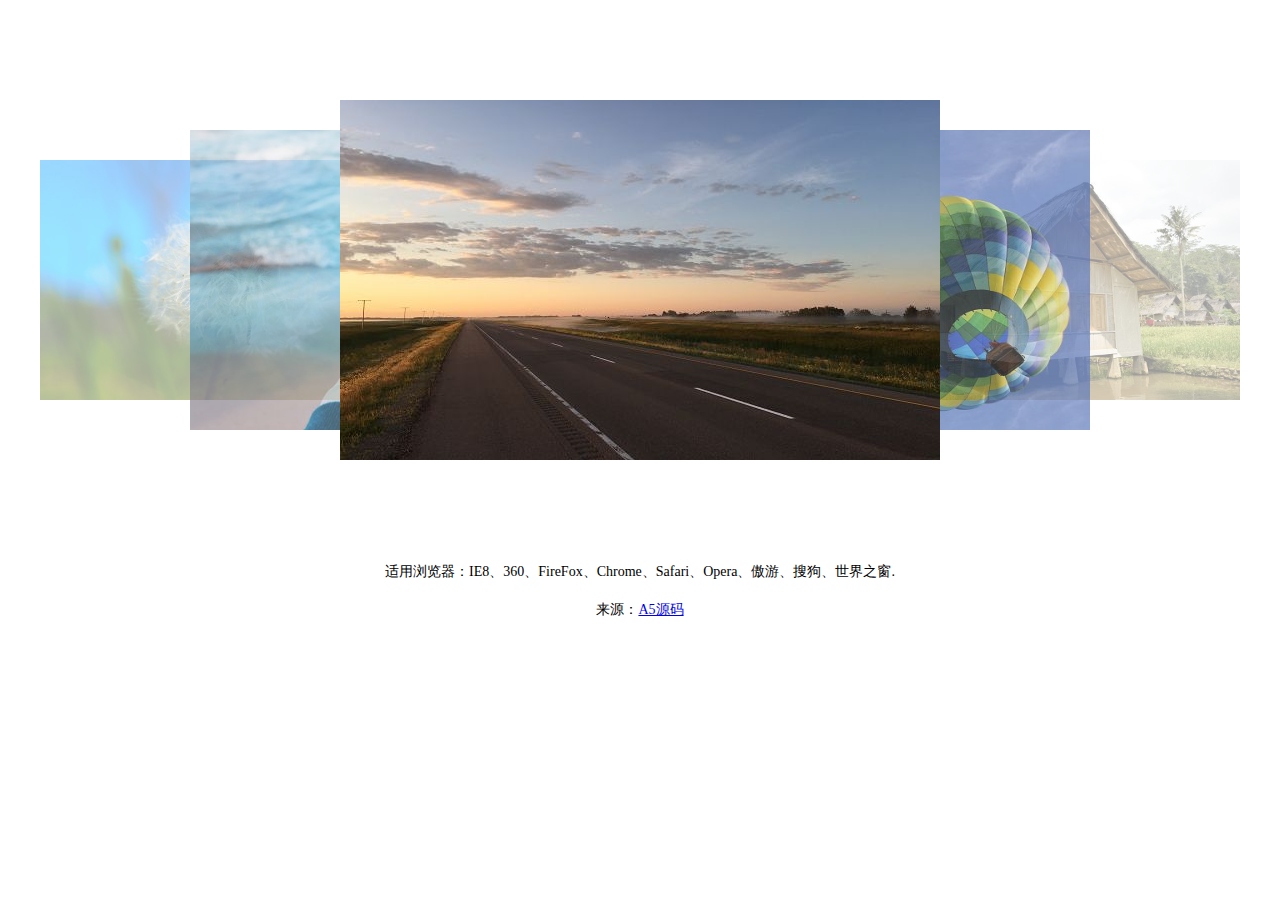
<file: jiaoben6904/index.html>
﻿<!DOCTYPE html>
<html lang="en">
<head>
<meta charset="UTF-8" />
<title>原生JS层叠图片轮播展示代码 -A5源码</title>

<link type="text/css" href="css/style.css" rel="stylesheet" />

<script type="text/javascript" src="js/tools.js"></script>
<script type="text/javascript" src="js/js.js"></script>

</head>
<body>

<div class="wrap" id="wrap">
	<ul class="content"></ul>
	<a href="javascript:;" class="prev">&#60;</a>
	<a href="javascript:;" class="next">&#62;</a>
</div>
<div style="text-align:center;margin:50px 0; font:normal 14px/24px 'MicroSoft YaHei';">
<p>适用浏览器：IE8、360、FireFox、Chrome、Safari、Opera、傲游、搜狗、世界之窗. </p>
<p>来源：<a href="http://down.admin5.com/" target="_blank">A5源码</a></p>
</div>
</body>
</html>
</file>
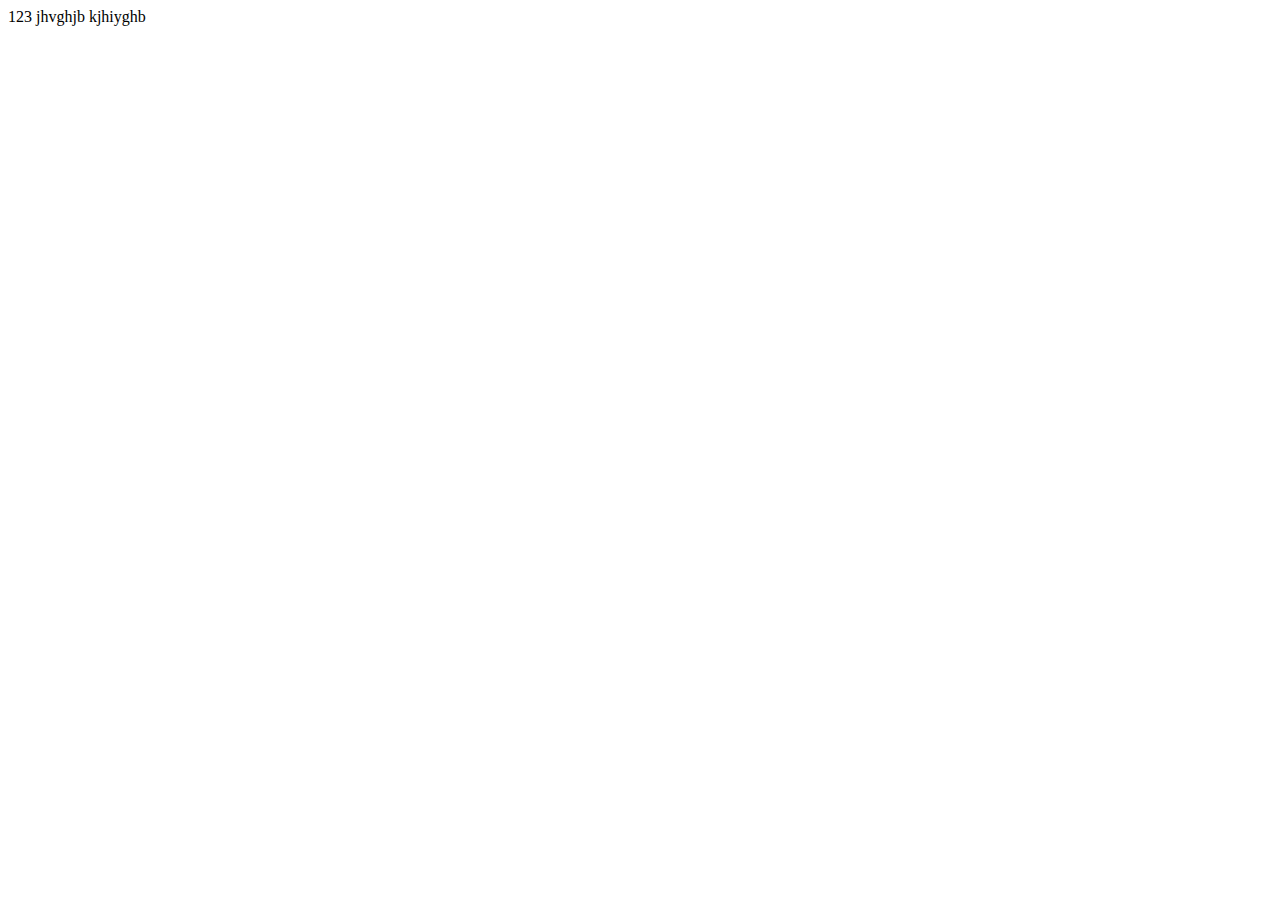
<file: 123.html>
<!DOCTYPE html>
<html lang="en">
<head>
    <meta charset="UTF-8">
    <meta name="viewport" content="width=device-width, initial-scale=1.0">
    <meta http-equiv="X-UA-Compatible" content="ie=edge">
    <title>Document</title>
</head>
<body>
    123
    jhvghjb  
    kjhiyghb 
    
</body>
</html>
</file>
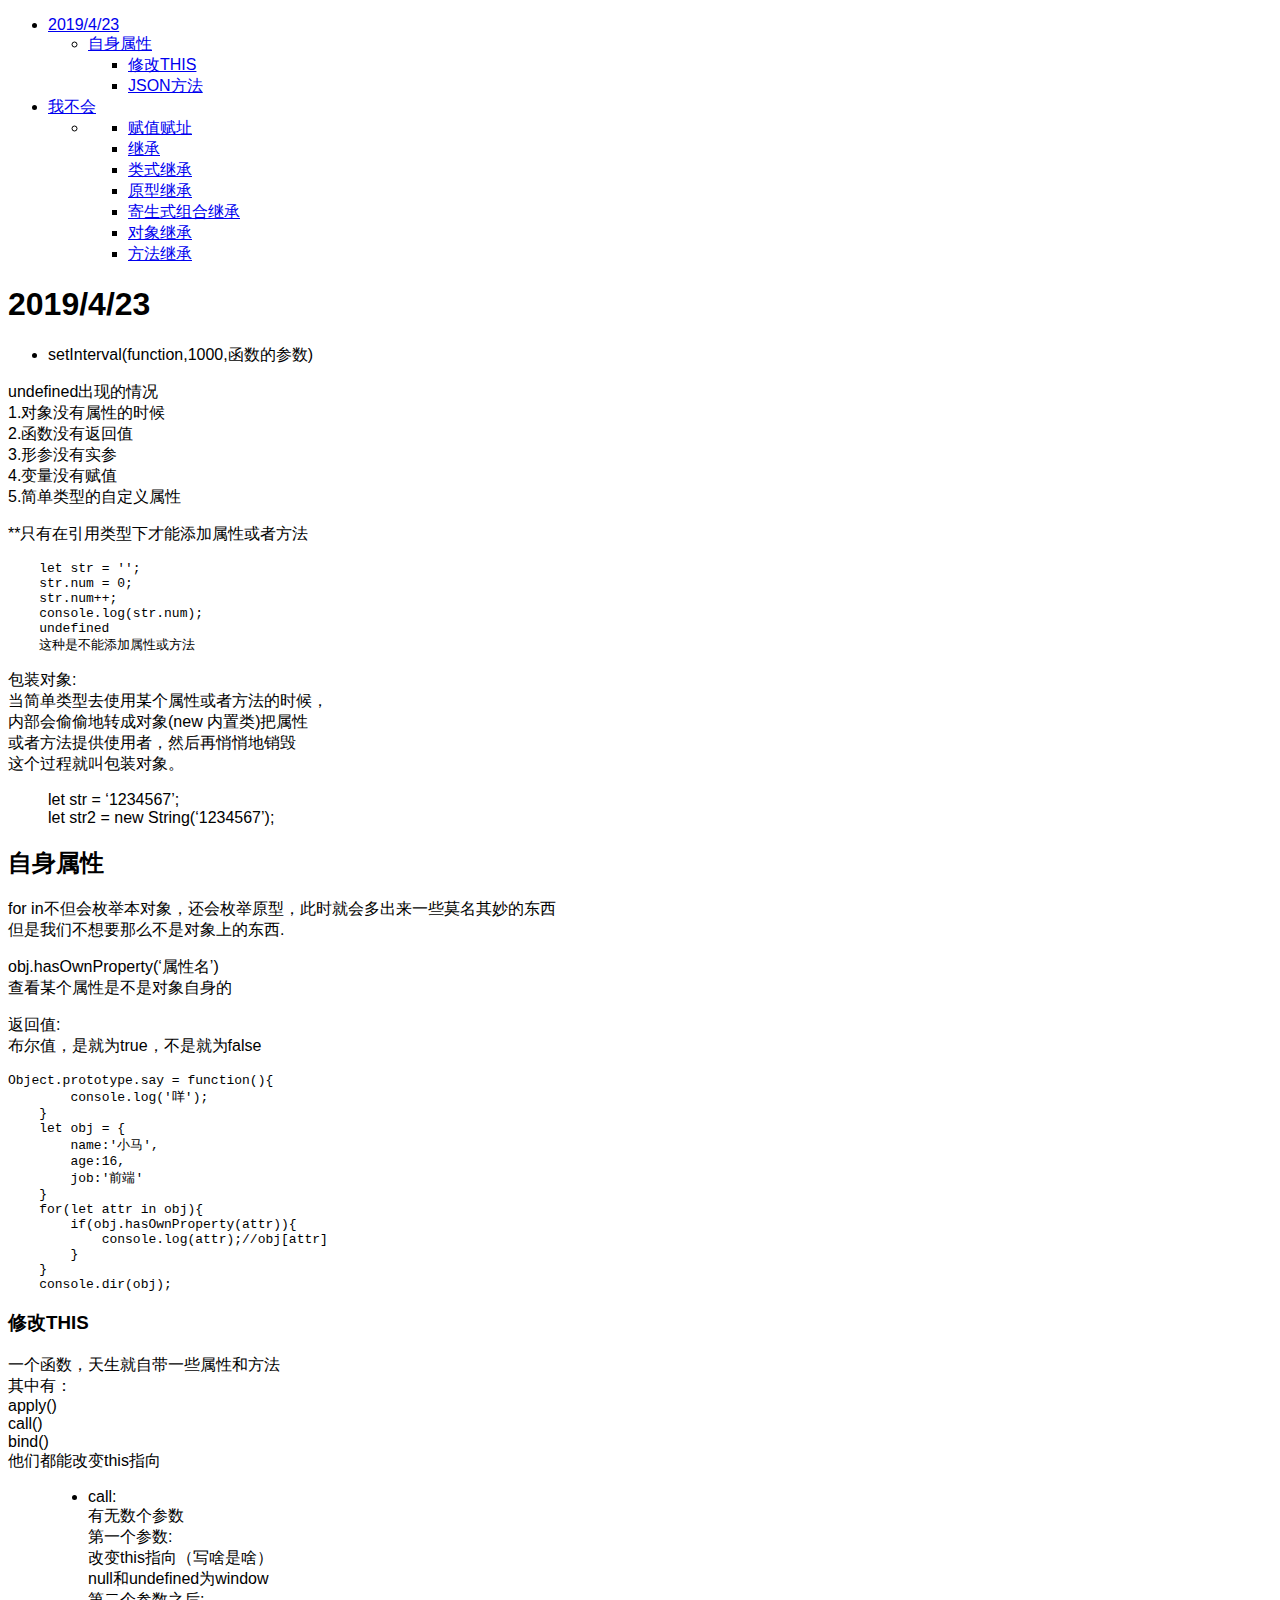
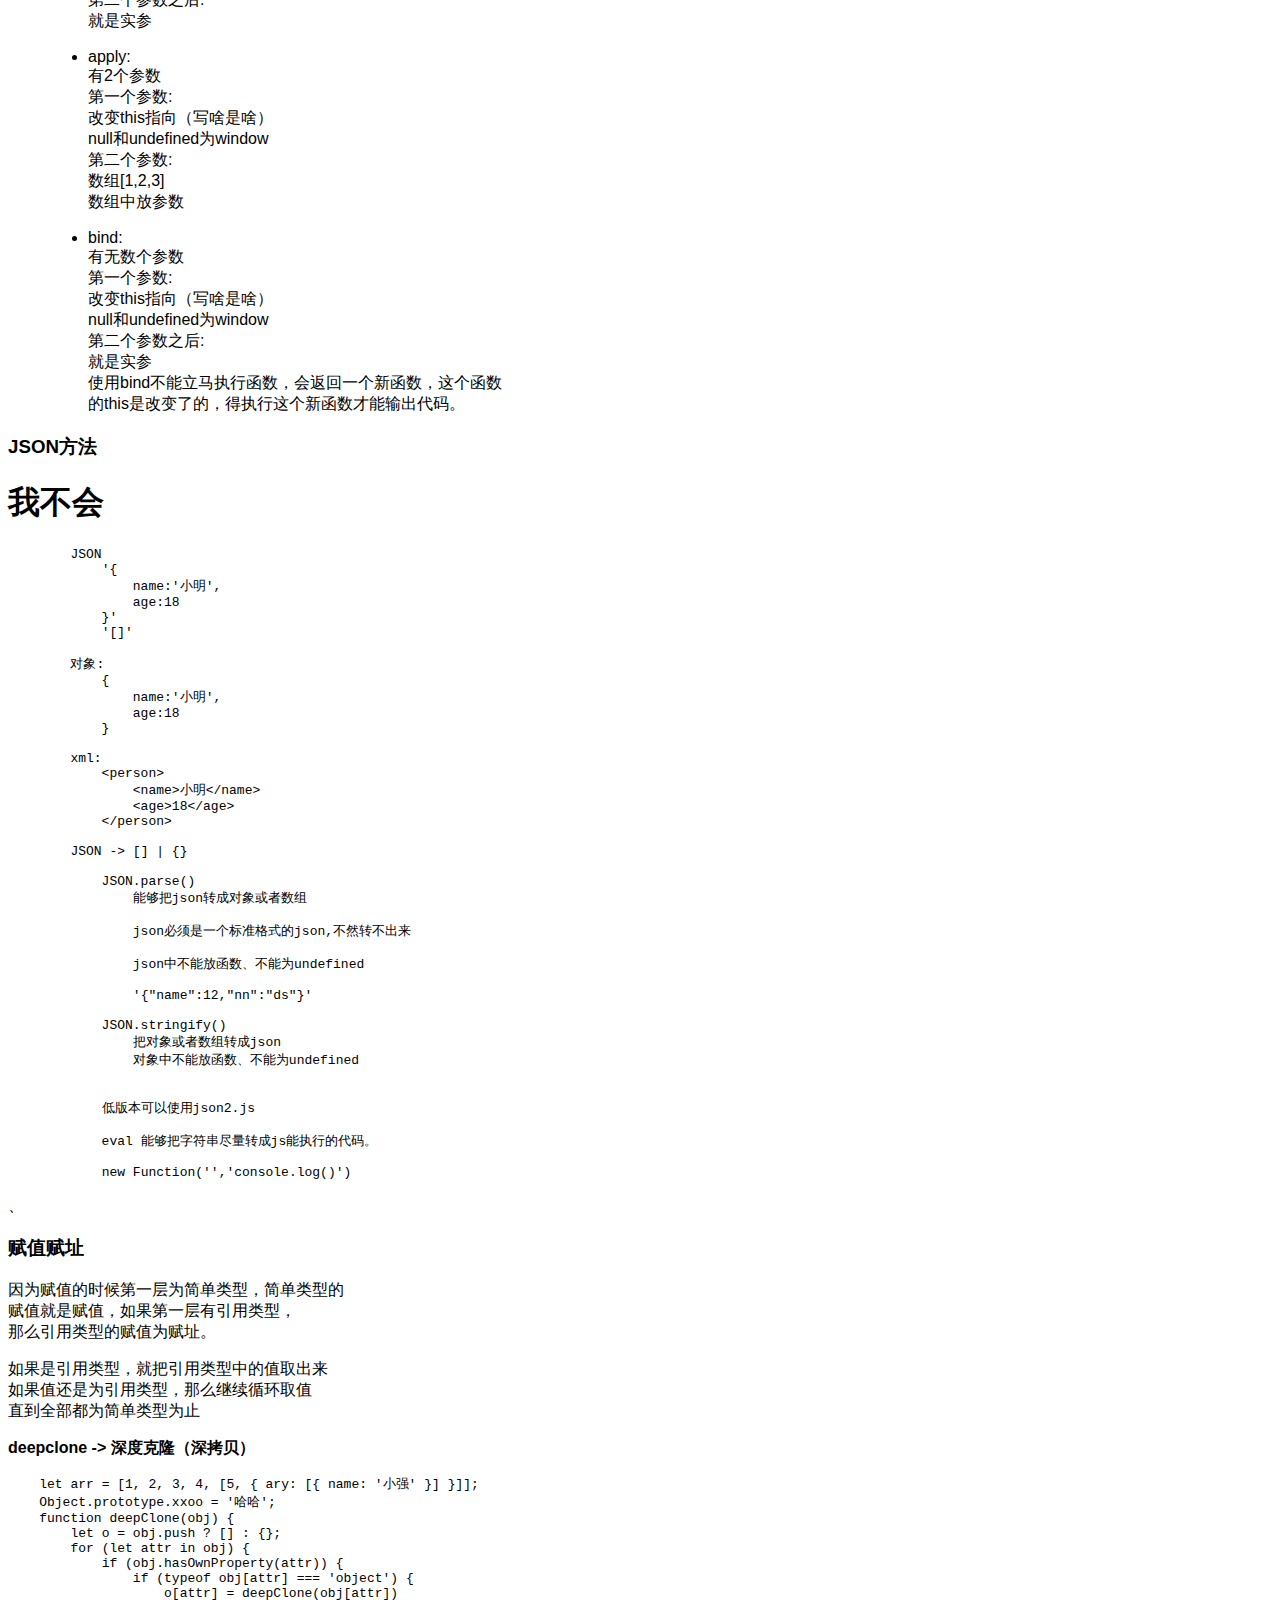
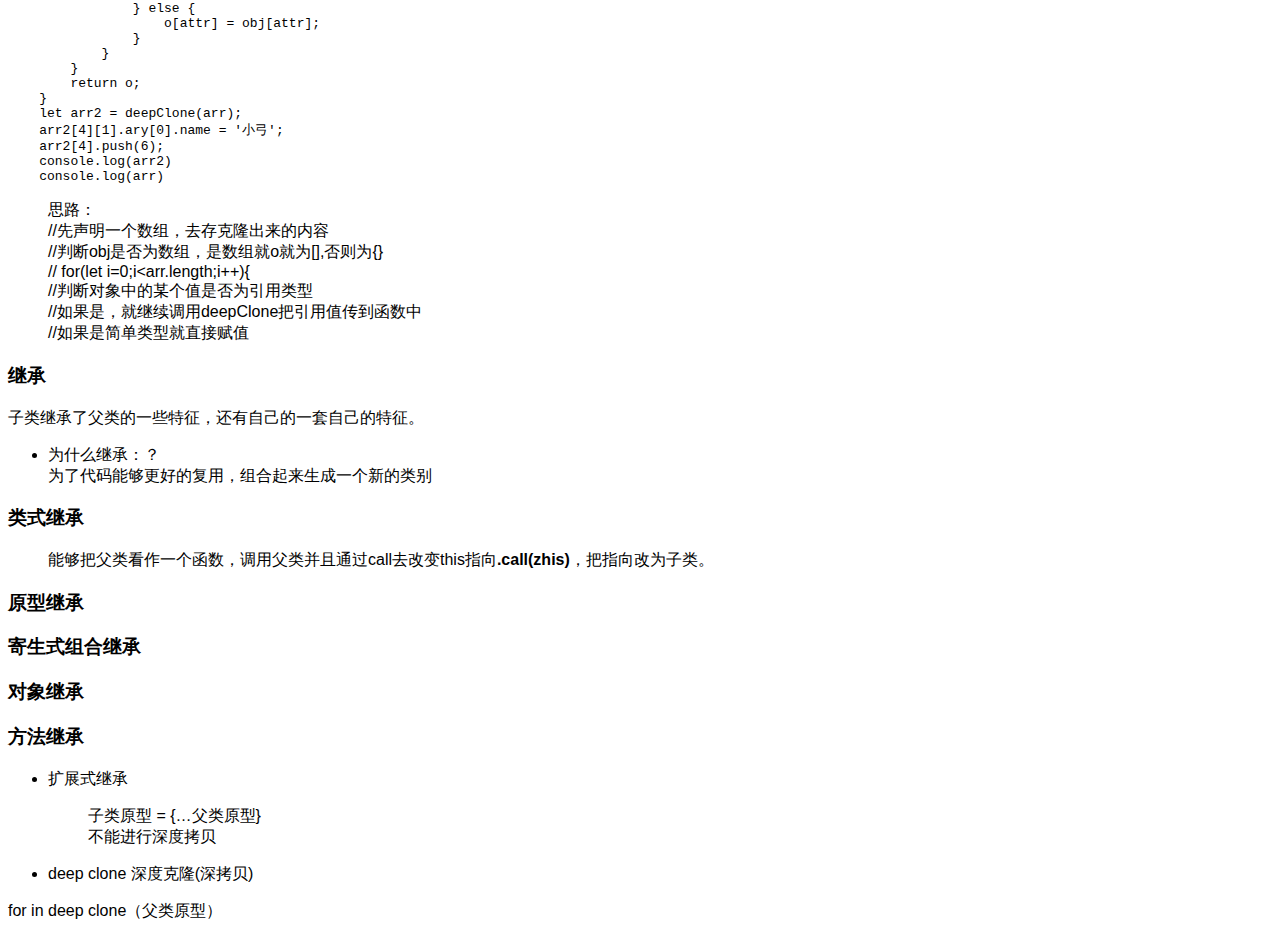
<file: 23.html>
<!DOCTYPE html><html><head><title>2019/4/23</title><meta charset='utf-8'><link href='https://cdn.maxiang.io/res-min/themes/marxico.css' rel='stylesheet'><style>
.note-content  {font-family: 'Helvetica Neue', Arial, 'Hiragino Sans GB', STHeiti, 'Microsoft YaHei', 'WenQuanYi Micro Hei', SimSun, Song, sans-serif;}

</style></head><body><div id='preview-contents' class='note-content'>
                        
                    

<div><div class="toc"><div class="toc">
<ul>
<li><a href="#2019423">2019/4/23</a><ul>
<li><a href="#自身属性">自身属性</a><ul>
<li><a href="#修改this">修改THIS</a></li>
<li><a href="#json方法">JSON方法</a></li>
</ul>
</li>
</ul>
</li>
<li><a href="#我不会">我不会</a><ul>
<li><ul>
<li><a href="#赋值赋址">赋值赋址</a></li>
<li><a href="#继承">继承</a></li>
<li><a href="#类式继承">类式继承</a></li>
<li><a href="#原型继承">原型继承</a></li>
<li><a href="#寄生式组合继承">寄生式组合继承</a></li>
<li><a href="#对象继承">对象继承</a></li>
<li><a href="#方法继承">方法继承</a></li>
</ul>
</li>
</ul>
</li>
</ul>
</div>
</div>
</div>



<h1 id="2019423">2019/4/23</h1>

<ul><li><p>setInterval(function,1000,函数的参数)</p></li>
</ul>

<p>undefined出现的情况 <br>
        1.对象没有属性的时候 <br>
        2.函数没有返回值 <br>
        3.形参没有实参 <br>
        4.变量没有赋值 <br>
        5.简单类型的自定义属性</p>

<p>**只有在引用类型下才能添加属性或者方法 </p>



<pre class="prettyprint hljs-dark"><code class="hljs openscad"><div class="hljs-line">    <span class="hljs-built_in">let</span> <span class="hljs-built_in">str</span> = '';
</div><div class="hljs-line">    <span class="hljs-built_in">str</span>.num = <span class="hljs-number">0</span>;
</div><div class="hljs-line">    <span class="hljs-built_in">str</span>.num++;
</div><div class="hljs-line">    console.<span class="hljs-built_in">log</span>(<span class="hljs-built_in">str</span>.num);
</div><div class="hljs-line">    undefined
</div><div class="hljs-line">    这种是不能添加属性或方法
</div></code></pre>

<p>包装对象: <br>
            当简单类型去使用某个属性或者方法的时候， <br>
            内部会偷偷地转成对象(new 内置类)把属性 <br>
            或者方法提供使用者，然后再悄悄地销毁 <br>
            这个过程就叫包装对象。</p>

<blockquote>
  <p>let str = ‘1234567’; <br>
    let str2 = new String(‘1234567’);</p>
</blockquote>



<h2 id="自身属性">自身属性</h2>

<p>for in不但会枚举本对象，还会枚举原型，此时就会多出来一些莫名其妙的东西 <br>
但是我们不想要那么不是对象上的东西.</p>

<p>obj.hasOwnProperty(‘属性名’) <br>
            查看某个属性是不是对象自身的</p>

<p>返回值: <br>
            布尔值，是就为true，不是就为false</p>



<pre class="prettyprint hljs-dark"><code class="hljs javascript"><div class="hljs-line"><span class="hljs-built_in">Object</span>.prototype.say = <span class="hljs-function"><span class="hljs-keyword">function</span>(<span class="hljs-params"></span>)</span>{
</div><div class="hljs-line">        <span class="hljs-built_in">console</span>.log(<span class="hljs-string">'咩'</span>);
</div><div class="hljs-line">    }
</div><div class="hljs-line">    <span class="hljs-keyword">let</span> obj = {
</div><div class="hljs-line">        <span class="hljs-attr">name</span>:<span class="hljs-string">'小马'</span>,
</div><div class="hljs-line">        <span class="hljs-attr">age</span>:<span class="hljs-number">16</span>,
</div><div class="hljs-line">        <span class="hljs-attr">job</span>:<span class="hljs-string">'前端'</span>
</div><div class="hljs-line">    }
</div><div class="hljs-line">    <span class="hljs-keyword">for</span>(<span class="hljs-keyword">let</span> attr <span class="hljs-keyword">in</span> obj){
</div><div class="hljs-line">        <span class="hljs-keyword">if</span>(obj.hasOwnProperty(attr)){
</div><div class="hljs-line">            <span class="hljs-built_in">console</span>.log(attr);<span class="hljs-comment">//obj[attr]</span>
</div><div class="hljs-line">        }
</div><div class="hljs-line">    }
</div><div class="hljs-line">    <span class="hljs-built_in">console</span>.dir(obj);
</div></code></pre>



<h3 id="修改this">修改THIS</h3>

<p>一个函数，天生就自带一些属性和方法 <br>
其中有： <br>
            apply() <br>
            call() <br>
            bind() <br>
        他们都能改变this指向</p>

<blockquote>
  <ul><li><p>call: <br>
     有无数个参数 <br>
     第一个参数: <br>
         改变this指向（写啥是啥） <br>
             null和undefined为window <br>
     第二个参数之后: <br>
         就是实参</p></li>
  <li><p>apply: <br>
   有2个参数 <br>
   第一个参数: <br>
       改变this指向（写啥是啥） <br>
           null和undefined为window <br>
   第二个参数: <br>
       数组[1,2,3] <br>
       数组中放参数</p></li>
  <li><p>bind: <br>
          有无数个参数 <br>
          第一个参数: <br>
              改变this指向（写啥是啥） <br>
                  null和undefined为window <br>
          第二个参数之后: <br>
              就是实参 <br>
  使用bind不能立马执行函数，会返回一个新函数，这个函数 <br>
      的this是改变了的，得执行这个新函数才能输出代码。</p></li>
  </ul>
</blockquote>



<h3 id="json方法">JSON方法</h3>



<h1 id="我不会">我不会</h1>



<pre class="prettyprint hljs-dark"><code class="hljs livescript"><div class="hljs-line">        JSON
</div><div class="hljs-line">            <span class="hljs-string">'{</span>
</div><div class="hljs-line"><span class="hljs-string">                name:'</span>小明<span class="hljs-string">',</span>
</div><div class="hljs-line"><span class="hljs-string">                age:18</span>
</div><div class="hljs-line"><span class="hljs-string">            }'</span>
</div><div class="hljs-line">            <span class="hljs-string">'[]'</span>
</div><div class="hljs-line"><wbr>
</div><div class="hljs-line">        对象:
</div><div class="hljs-line">            {
</div><div class="hljs-line">                name:<span class="hljs-string">'小明'</span>,
</div><div class="hljs-line">                age:<span class="hljs-number">18</span>
</div><div class="hljs-line">            }
</div><div class="hljs-line"><wbr>
</div><div class="hljs-line">        xml:
</div><div class="hljs-line">            &lt;person&gt;
</div><div class="hljs-line">                &lt;name&gt;小明&lt;/name&gt;
</div><div class="hljs-line">                &lt;age&gt;<span class="hljs-number">18</span>&lt;/age&gt;
</div><div class="hljs-line">            &lt;/person&gt;
</div><div class="hljs-line"><wbr>
</div><div class="hljs-line">        JSON<span class="hljs-function"> -&gt;</span> [] | {}
</div><div class="hljs-line"><wbr>
</div><div class="hljs-line">            JSON.parse() 
</div><div class="hljs-line">                能够把json转成对象或者数组
</div><div class="hljs-line"><wbr>
</div><div class="hljs-line">                json必须是一个标准格式的json,不然转不出来
</div><div class="hljs-line"><wbr>
</div><div class="hljs-line">                json中不能放函数、不能为<span class="hljs-literal">undefined</span>
</div><div class="hljs-line"><wbr>
</div><div class="hljs-line">                <span class="hljs-string">'{"name":12,"nn":"ds"}'</span>
</div><div class="hljs-line"><wbr>
</div><div class="hljs-line">            JSON.stringify()
</div><div class="hljs-line">                把对象或者数组转成json
</div><div class="hljs-line">                对象中不能放函数、不能为<span class="hljs-literal">undefined</span>
</div><div class="hljs-line"><wbr>
</div><div class="hljs-line"><wbr>
</div><div class="hljs-line">            低版本可以使用json2.js
</div><div class="hljs-line"><wbr>
</div><div class="hljs-line">            eval 能够把字符串尽量转成js能执行的代码。
</div><div class="hljs-line"><wbr>
</div><div class="hljs-line">            <span class="hljs-keyword">new</span> Function(<span class="hljs-string">''</span>,<span class="hljs-string">'console.log()'</span>)
</div></code></pre>

<p>、</p>



<h3 id="赋值赋址">赋值赋址</h3>

<p>因为赋值的时候第一层为简单类型，简单类型的 <br>
        赋值就是赋值，如果第一层有引用类型， <br>
        那么引用类型的赋值为赋址。</p>

<p>如果是引用类型，就把引用类型中的值取出来 <br>
        如果值还是为引用类型，那么继续循环取值 <br>
        直到全部都为简单类型为止</p>

<p><strong>deepclone -&gt; 深度克隆（深拷贝）</strong></p>



<pre class="prettyprint hljs-dark"><code class="hljs javascript"><div class="hljs-line">    <span class="hljs-keyword">let</span> arr = [<span class="hljs-number">1</span>, <span class="hljs-number">2</span>, <span class="hljs-number">3</span>, <span class="hljs-number">4</span>, [<span class="hljs-number">5</span>, { <span class="hljs-attr">ary</span>: [{ <span class="hljs-attr">name</span>: <span class="hljs-string">'小强'</span> }] }]];
</div><div class="hljs-line">    <span class="hljs-built_in">Object</span>.prototype.xxoo = <span class="hljs-string">'哈哈'</span>;
</div><div class="hljs-line">    <span class="hljs-function"><span class="hljs-keyword">function</span> <span class="hljs-title">deepClone</span>(<span class="hljs-params">obj</span>) </span>{
</div><div class="hljs-line">        <span class="hljs-keyword">let</span> o = obj.push ? [] : {};
</div><div class="hljs-line">        <span class="hljs-keyword">for</span> (<span class="hljs-keyword">let</span> attr <span class="hljs-keyword">in</span> obj) {
</div><div class="hljs-line">            <span class="hljs-keyword">if</span> (obj.hasOwnProperty(attr)) {
</div><div class="hljs-line">                <span class="hljs-keyword">if</span> (<span class="hljs-keyword">typeof</span> obj[attr] === <span class="hljs-string">'object'</span>) {
</div><div class="hljs-line">                    o[attr] = deepClone(obj[attr])
</div><div class="hljs-line">                } <span class="hljs-keyword">else</span> {
</div><div class="hljs-line">                    o[attr] = obj[attr];
</div><div class="hljs-line">                }
</div><div class="hljs-line">            }
</div><div class="hljs-line">        }
</div><div class="hljs-line">        <span class="hljs-keyword">return</span> o;
</div><div class="hljs-line">    }
</div><div class="hljs-line">    <span class="hljs-keyword">let</span> arr2 = deepClone(arr);
</div><div class="hljs-line">    arr2[<span class="hljs-number">4</span>][<span class="hljs-number">1</span>].ary[<span class="hljs-number">0</span>].name = <span class="hljs-string">'小弓'</span>;
</div><div class="hljs-line">    arr2[<span class="hljs-number">4</span>].push(<span class="hljs-number">6</span>);
</div><div class="hljs-line">    <span class="hljs-built_in">console</span>.log(arr2)
</div><div class="hljs-line">    <span class="hljs-built_in">console</span>.log(arr)
</div></code></pre>

<blockquote>
  <p>思路： <br>
  //先声明一个数组，去存克隆出来的内容 <br>
          //判断obj是否为数组，是数组就o就为[],否则为{} <br>
           // for(let i=0;i&lt;arr.length;i++){ <br>
              //判断对象中的某个值是否为引用类型 <br>
              //如果是，就继续调用deepClone把引用值传到函数中 <br>
               //如果是简单类型就直接赋值</p>
</blockquote>

<h3 id="继承">继承</h3>

<p>子类继承了父类的一些特征，还有自己的一套自己的特征。</p>

<ul><li><p>为什么继承：？ <br>
为了代码能够更好的复用，组合起来生成一个新的类别</p></li>
</ul>

<h3 id="类式继承">类式继承</h3>

<blockquote>
  <p>能够把父类看作一个函数，调用父类并且通过call去改变this指向<strong>.call(zhis)</strong>，把指向改为子类。</p>
</blockquote>

<h3 id="原型继承">原型继承</h3>

<blockquote>
  
</blockquote>

<h3 id="寄生式组合继承">寄生式组合继承</h3>

<blockquote>
  
</blockquote>

<h3 id="对象继承">对象继承</h3>

<blockquote>
  
</blockquote>



<h3 id="方法继承">方法继承</h3>

<ul><li><p>扩展式继承</p>

<blockquote>
  <p>子类原型 = {…父类原型} <br>
  不能进行深度拷贝</p>
</blockquote></li>
<li><p>deep clone  深度克隆(深拷贝)</p></li>
</ul>

<p>for  in deep clone（父类原型）</p></div></body></html>
</file>
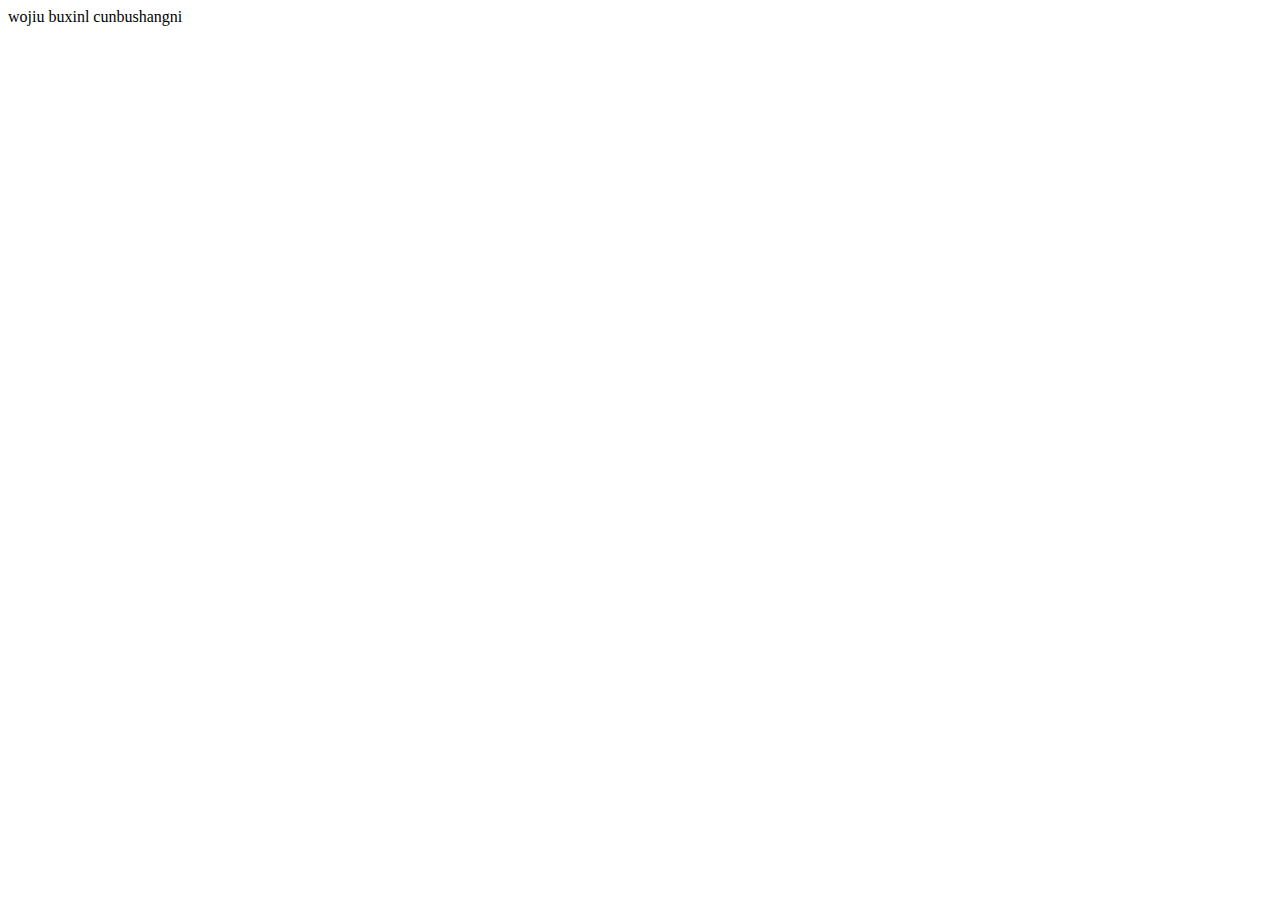
<file: 666.html>
<!DOCTYPE html>
<html lang="en">
<head>
    <meta charset="UTF-8">
    <meta name="viewport" content="width=device-width, initial-scale=1.0">
    <meta http-equiv="X-UA-Compatible" content="ie=edge">
    <title>Document</title>
</head>
<body>
    wojiu buxinl   cunbushangni 
</body>
</html>
</file>
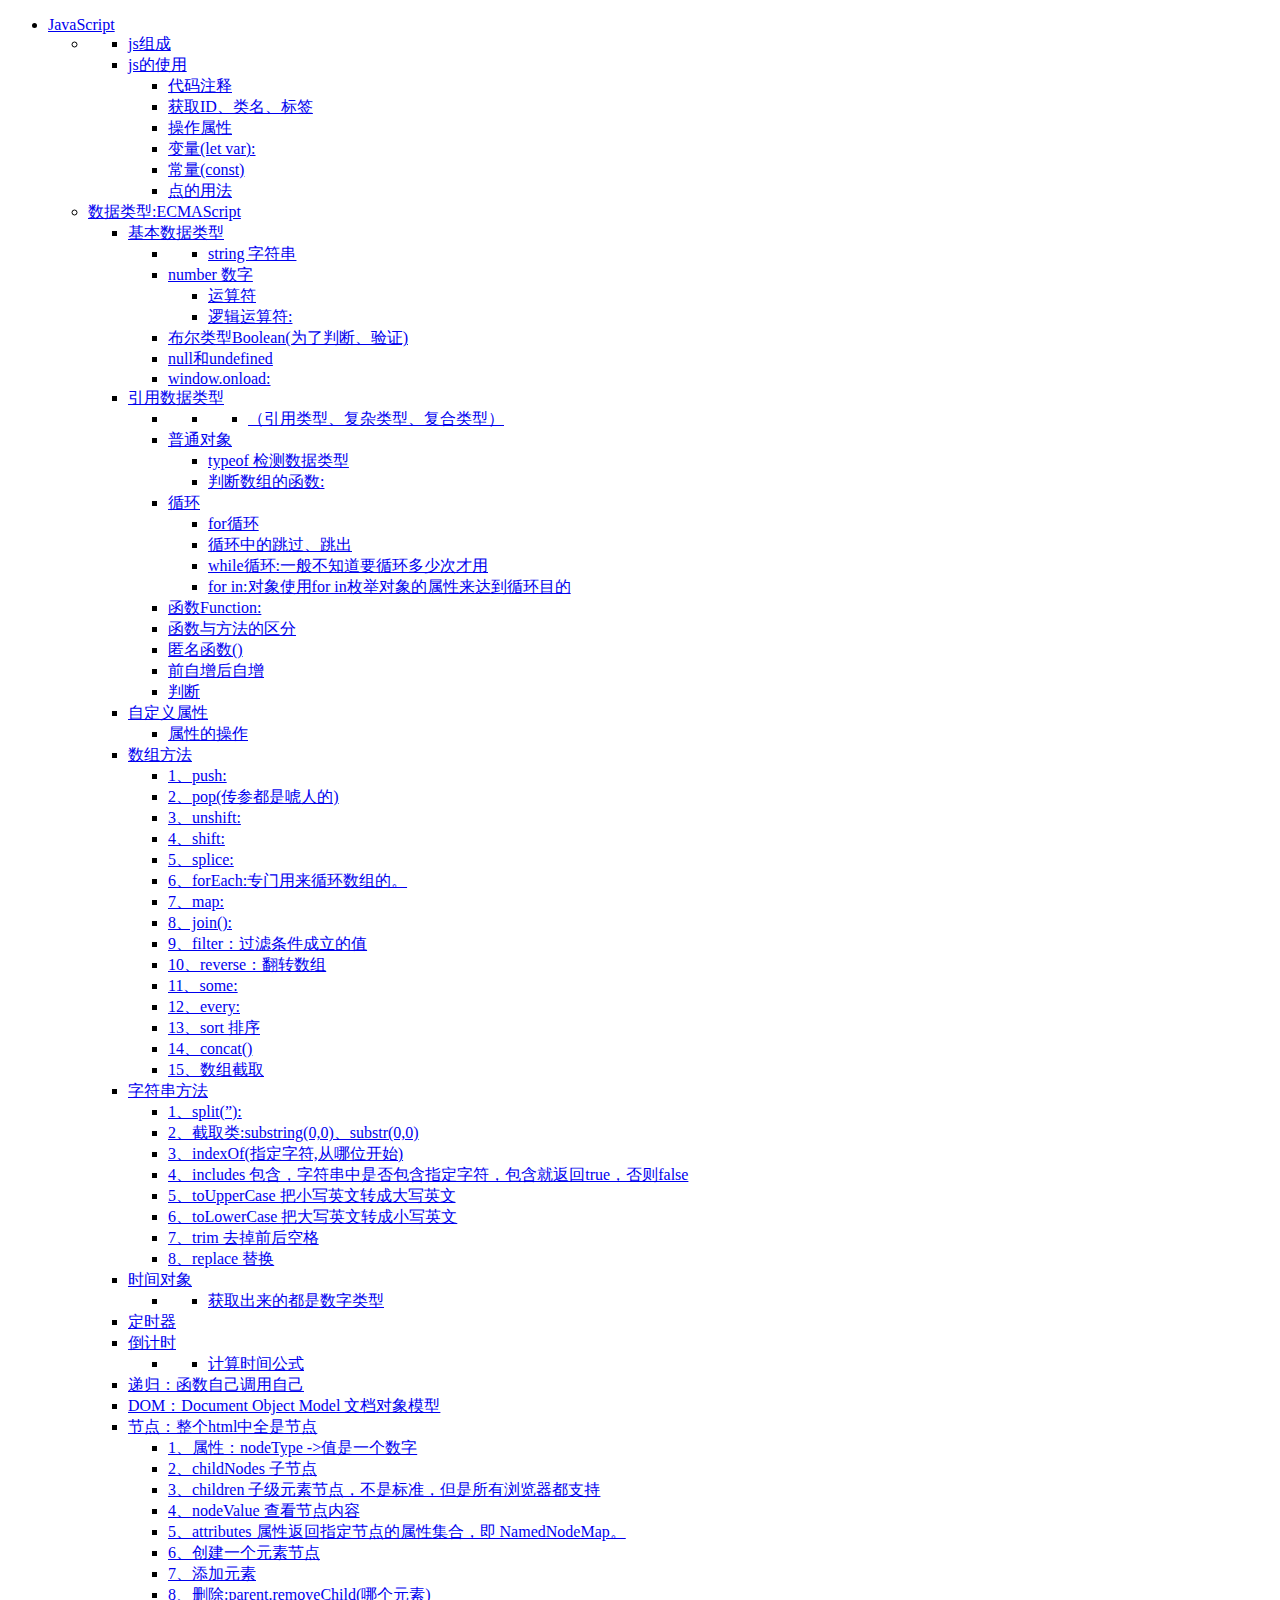
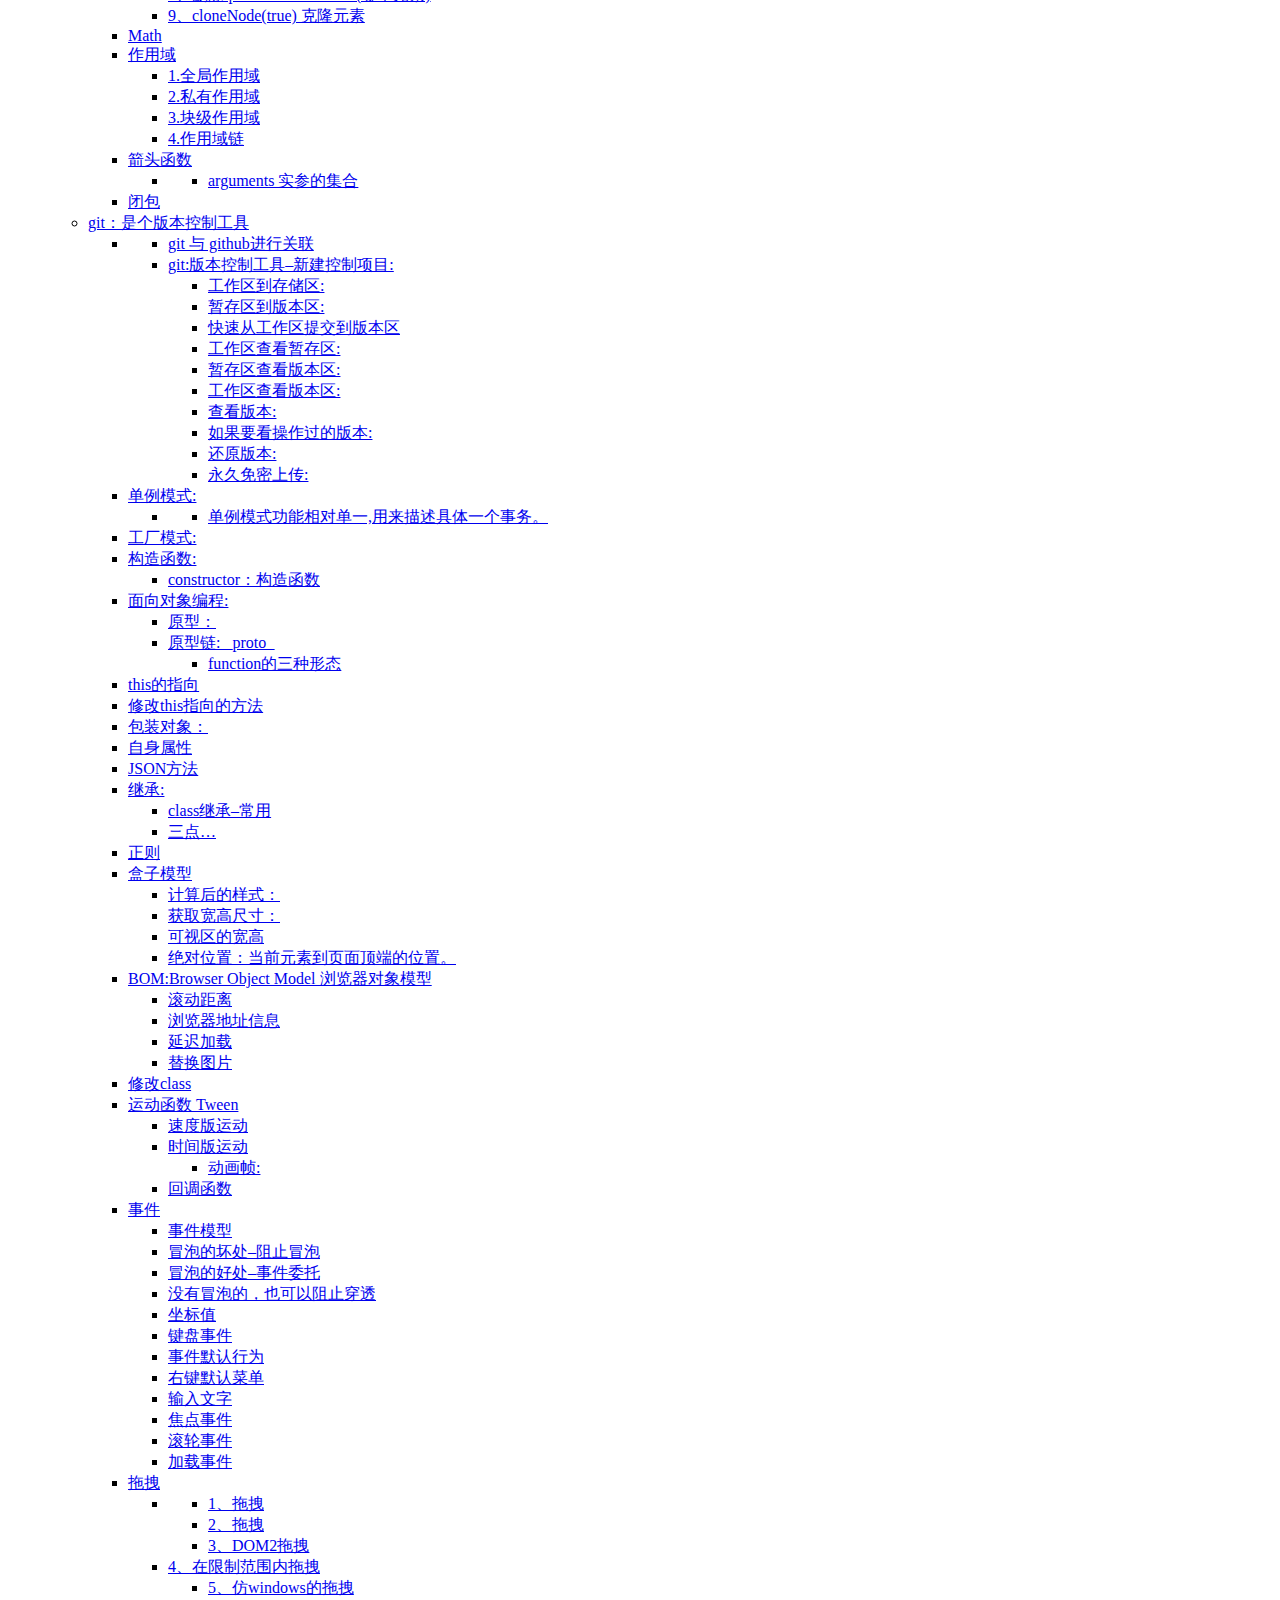
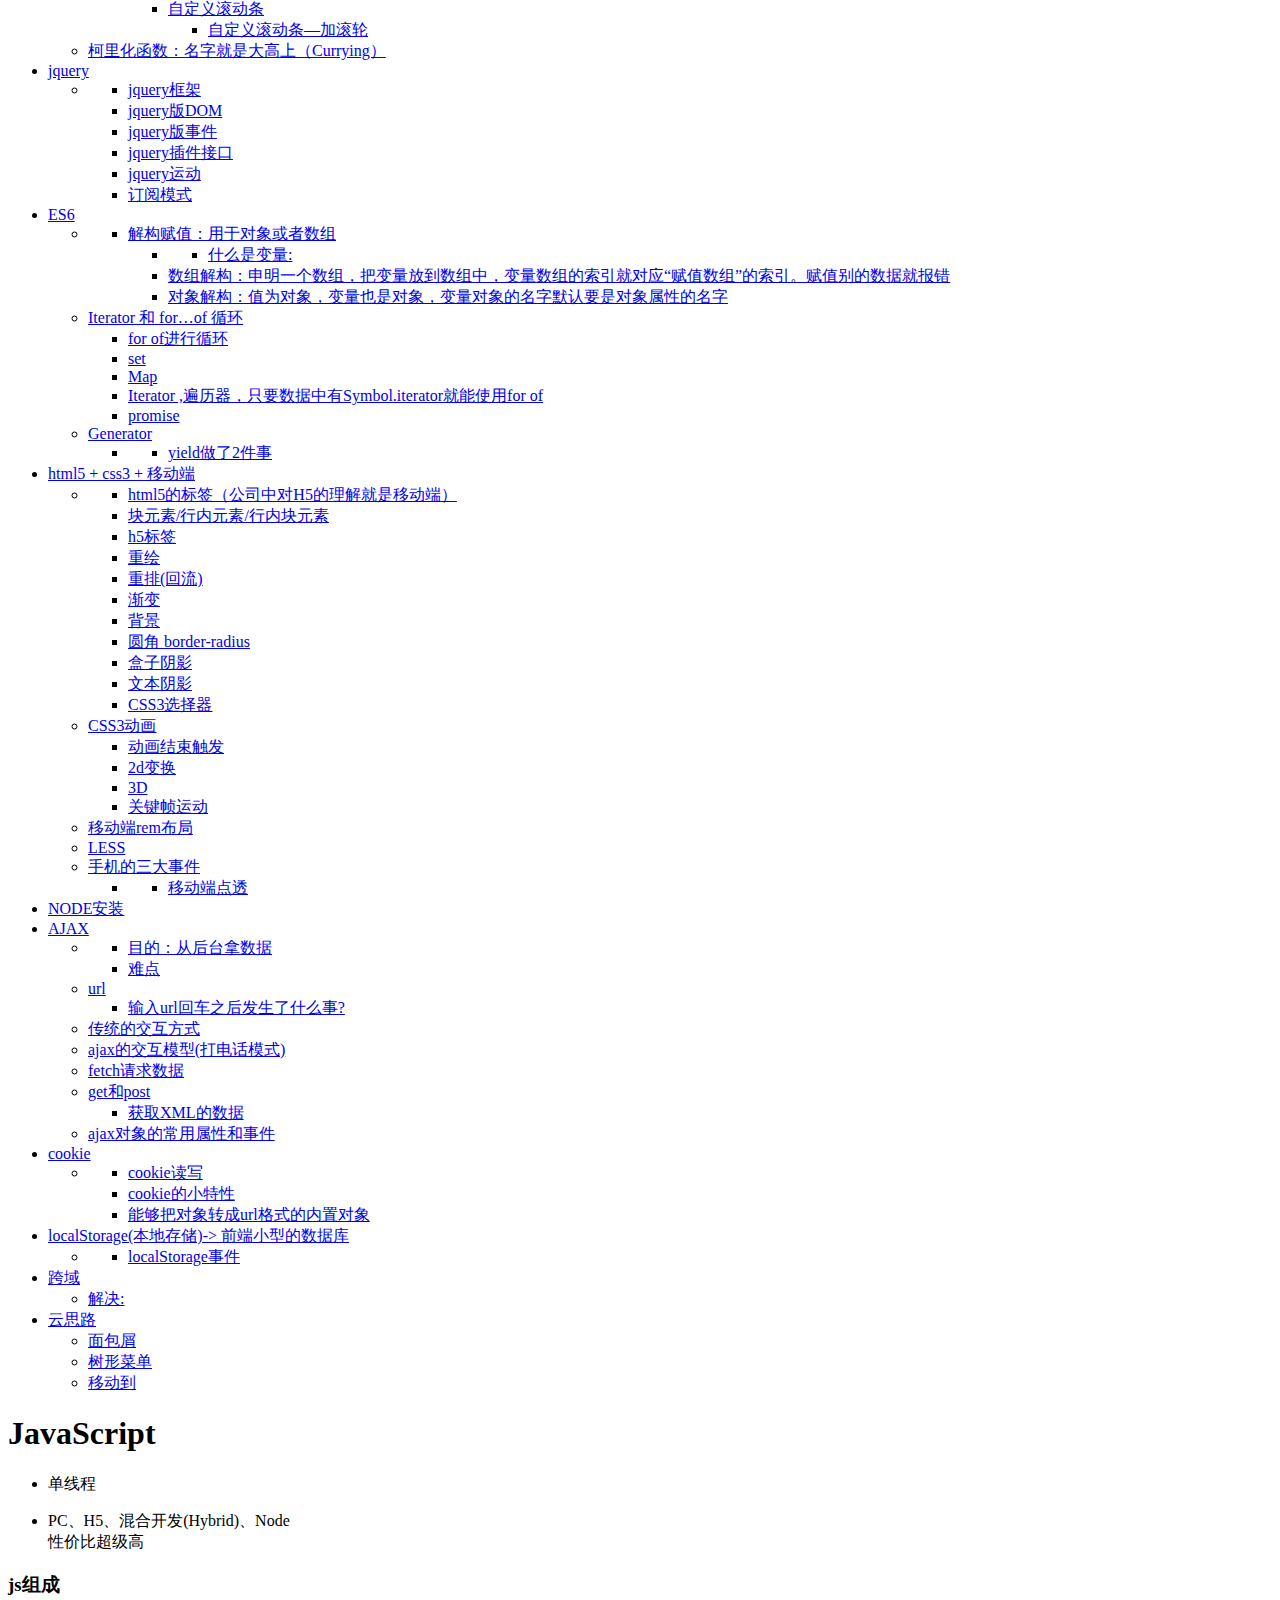
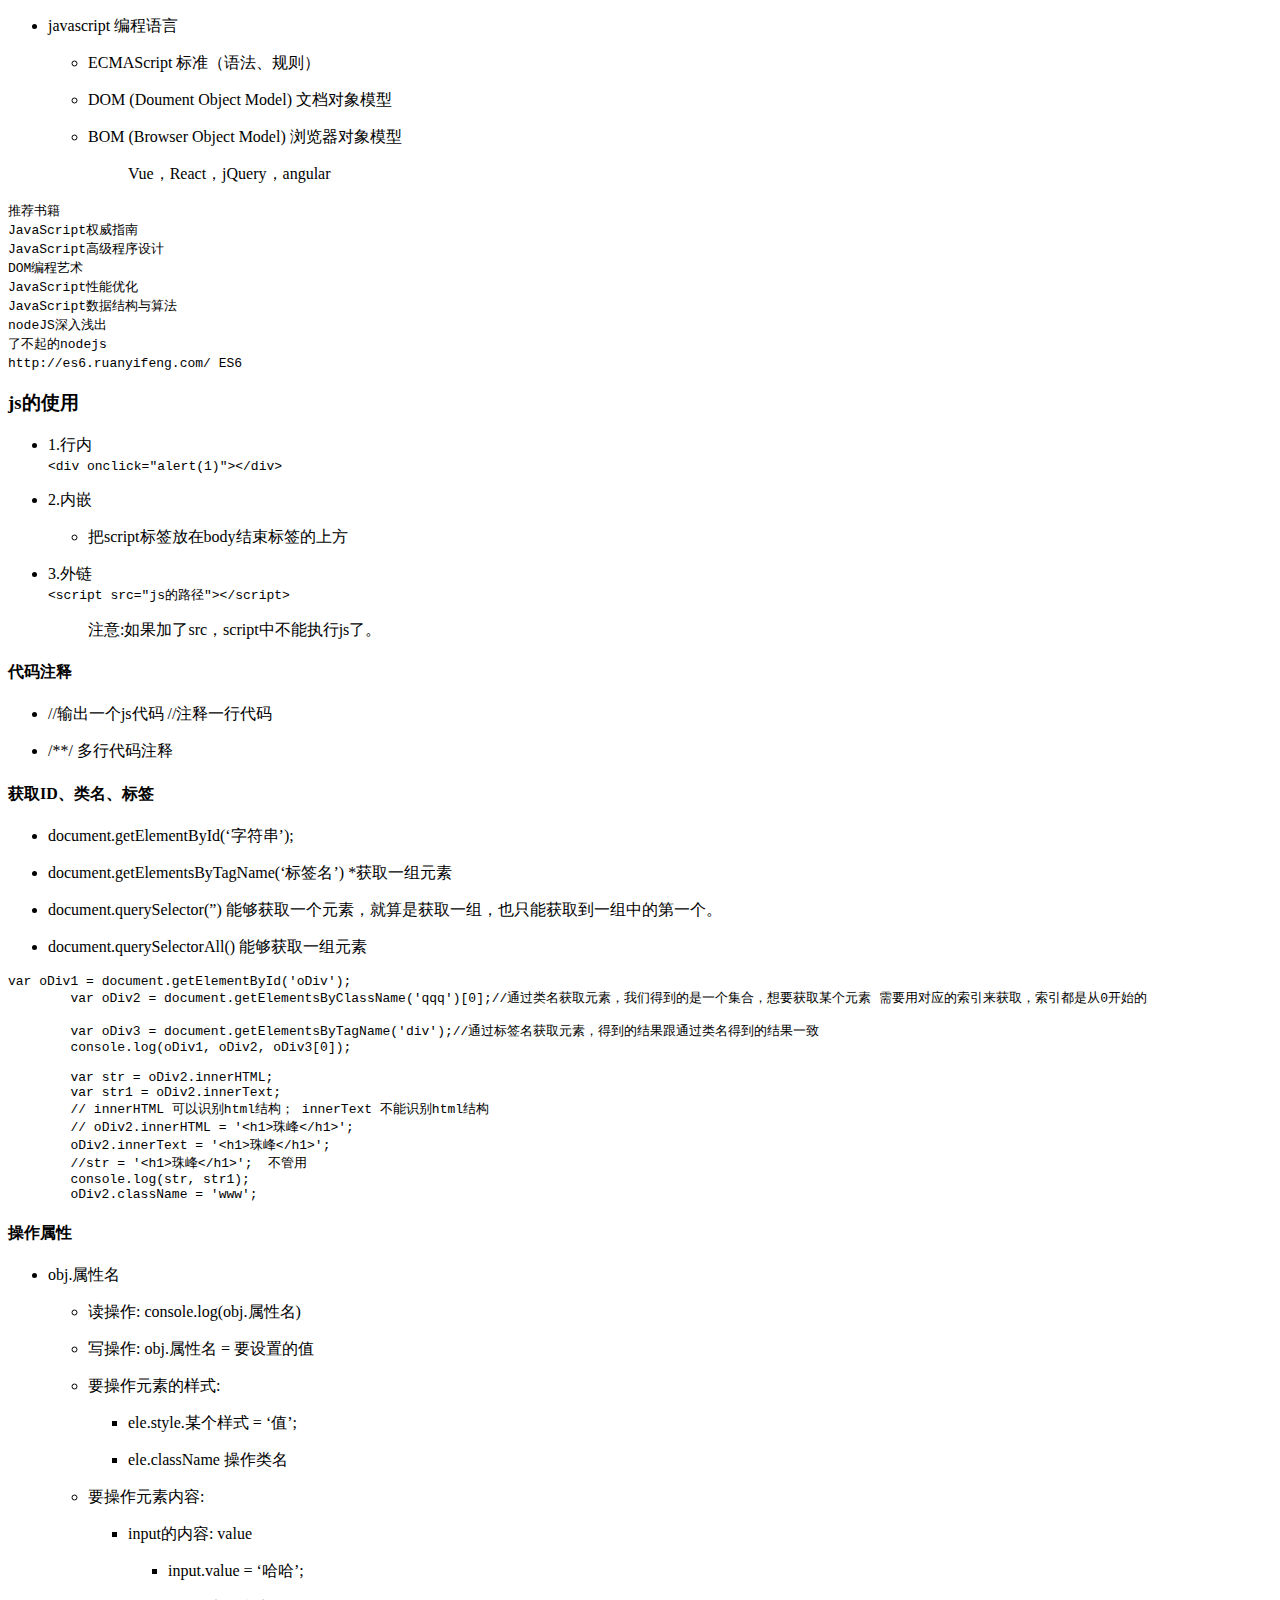
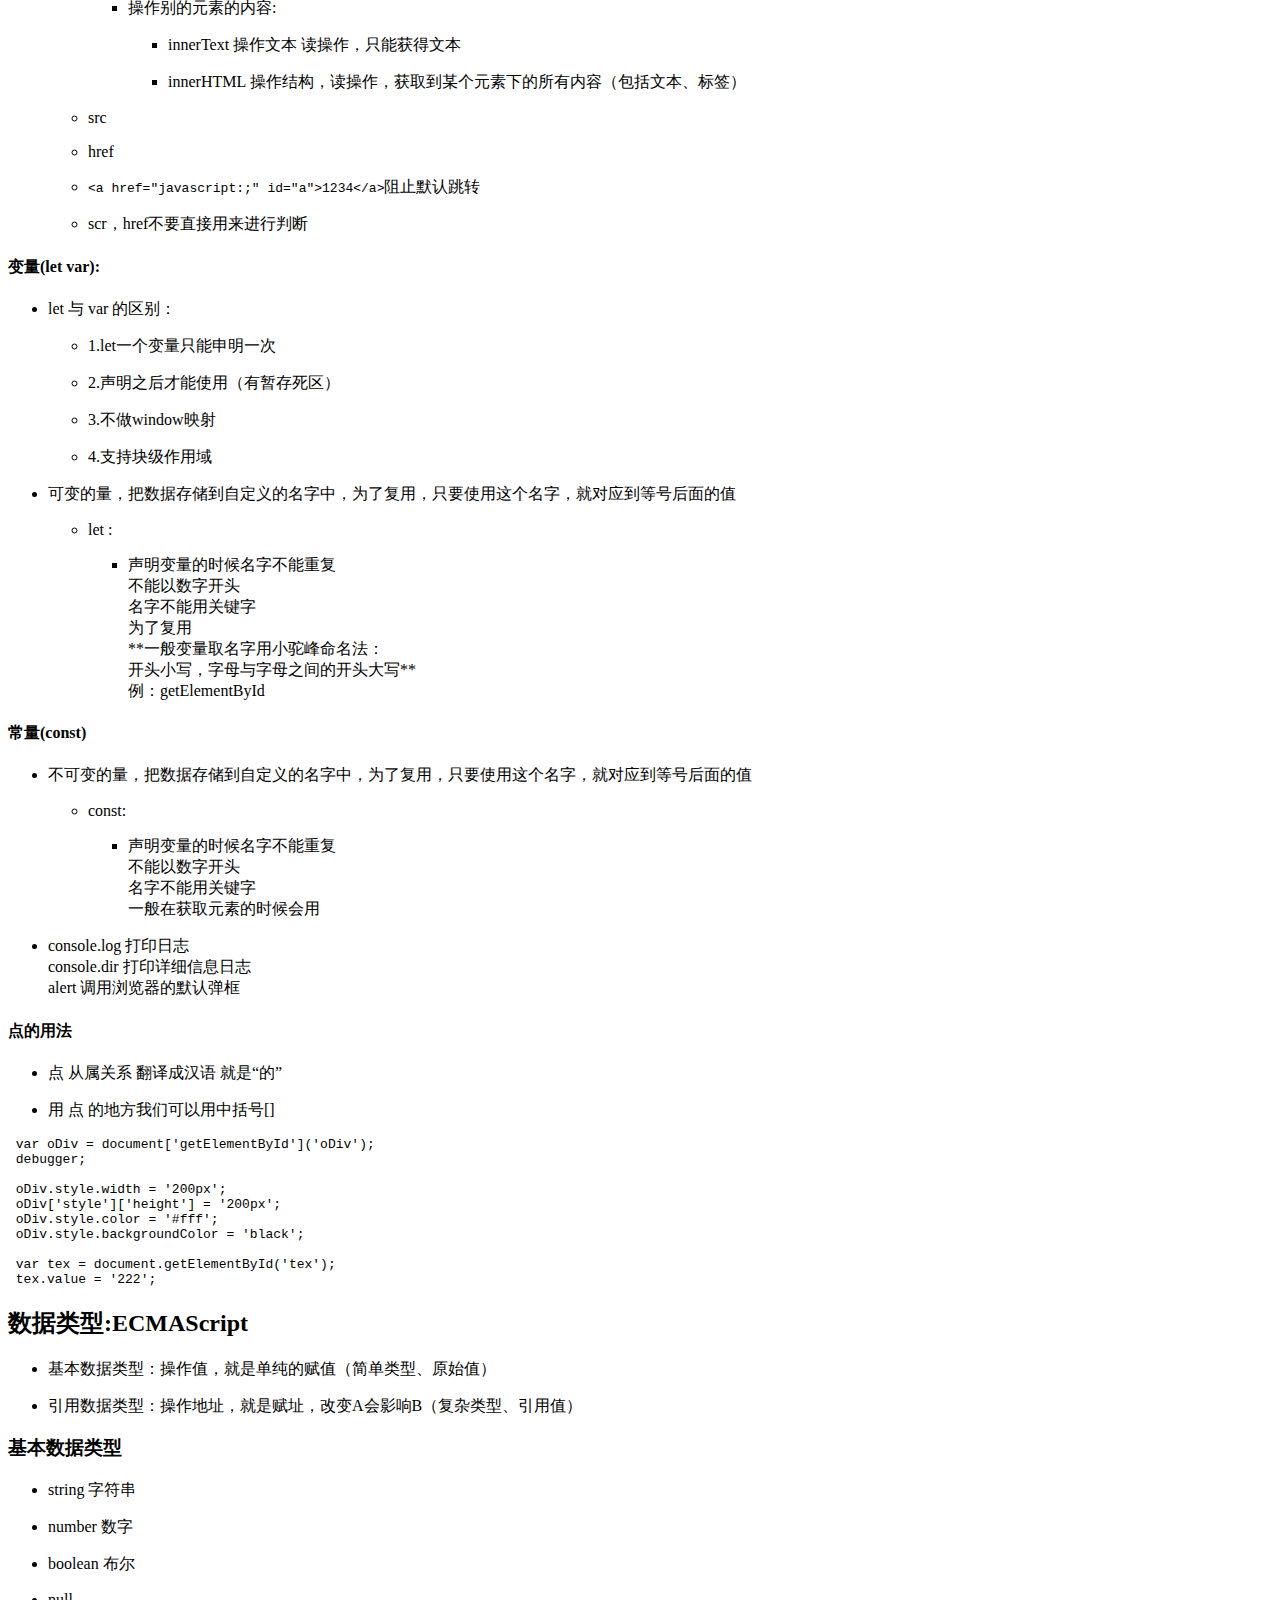
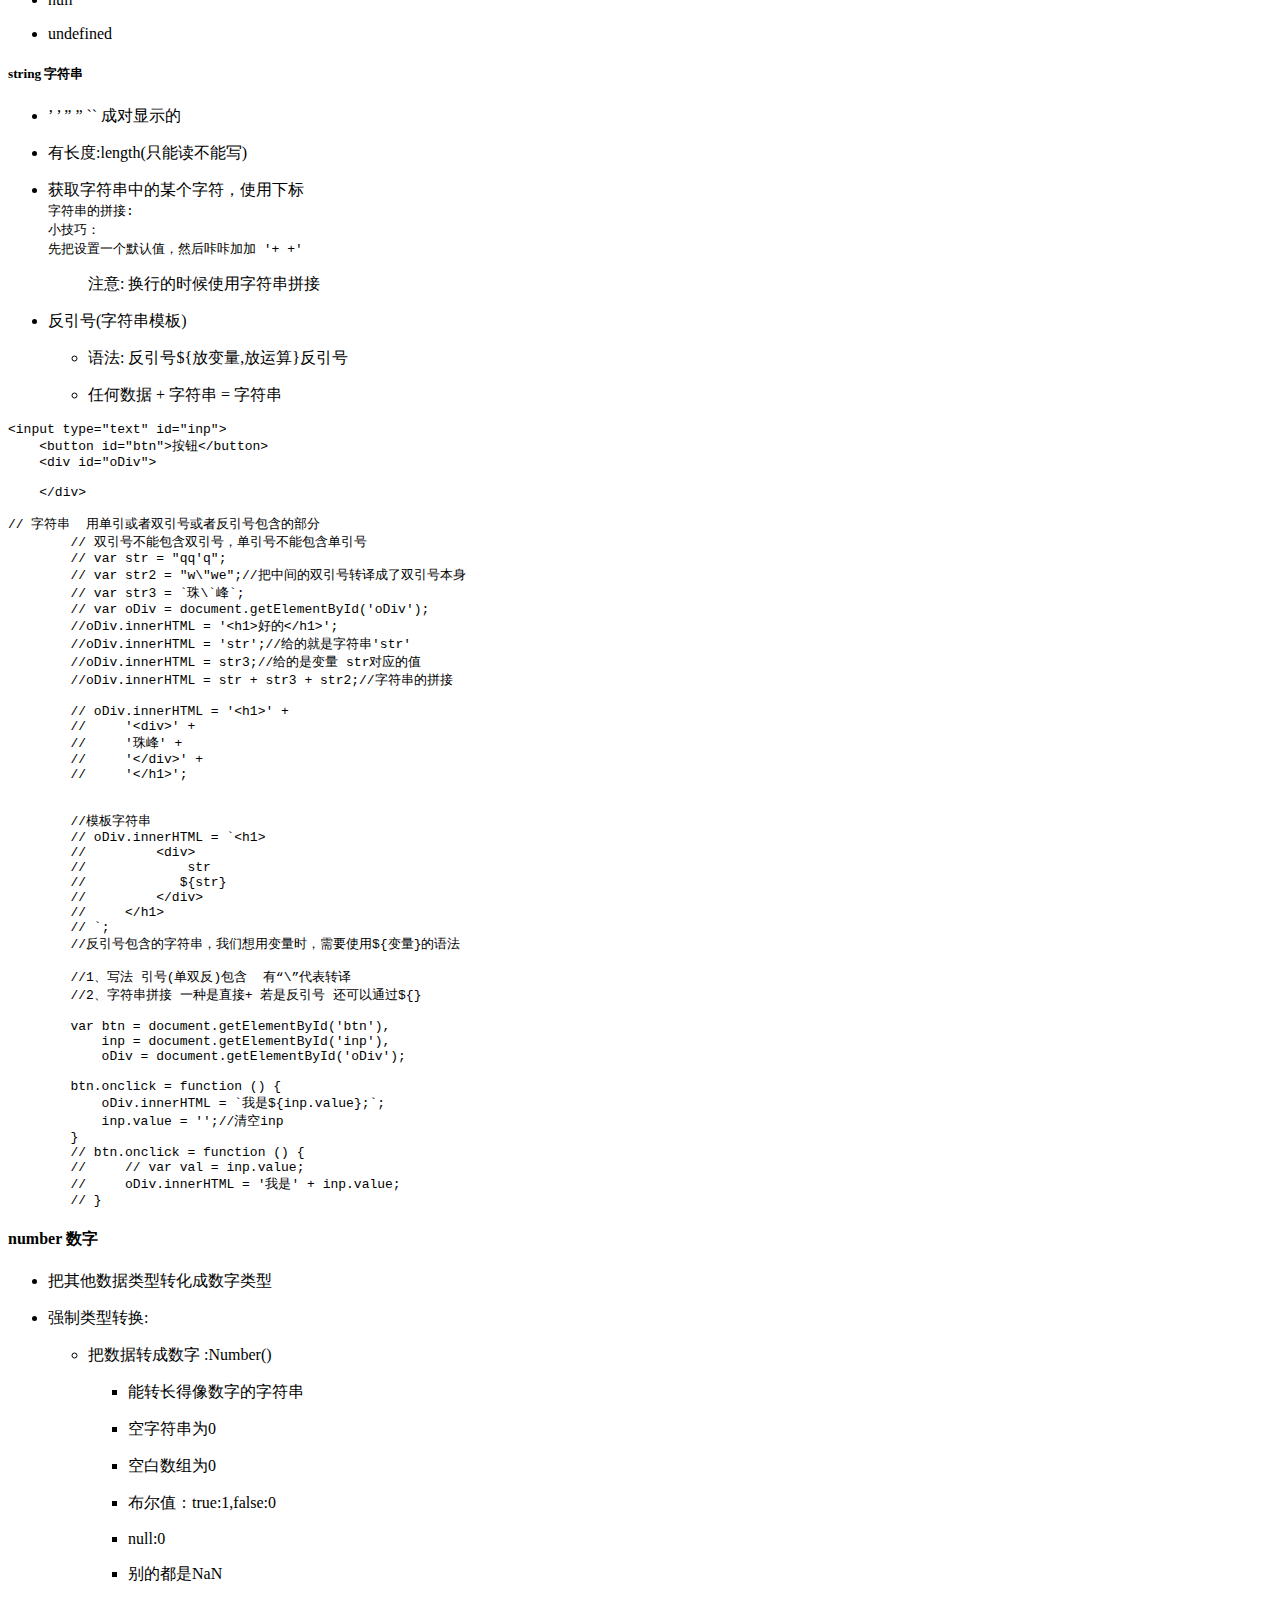
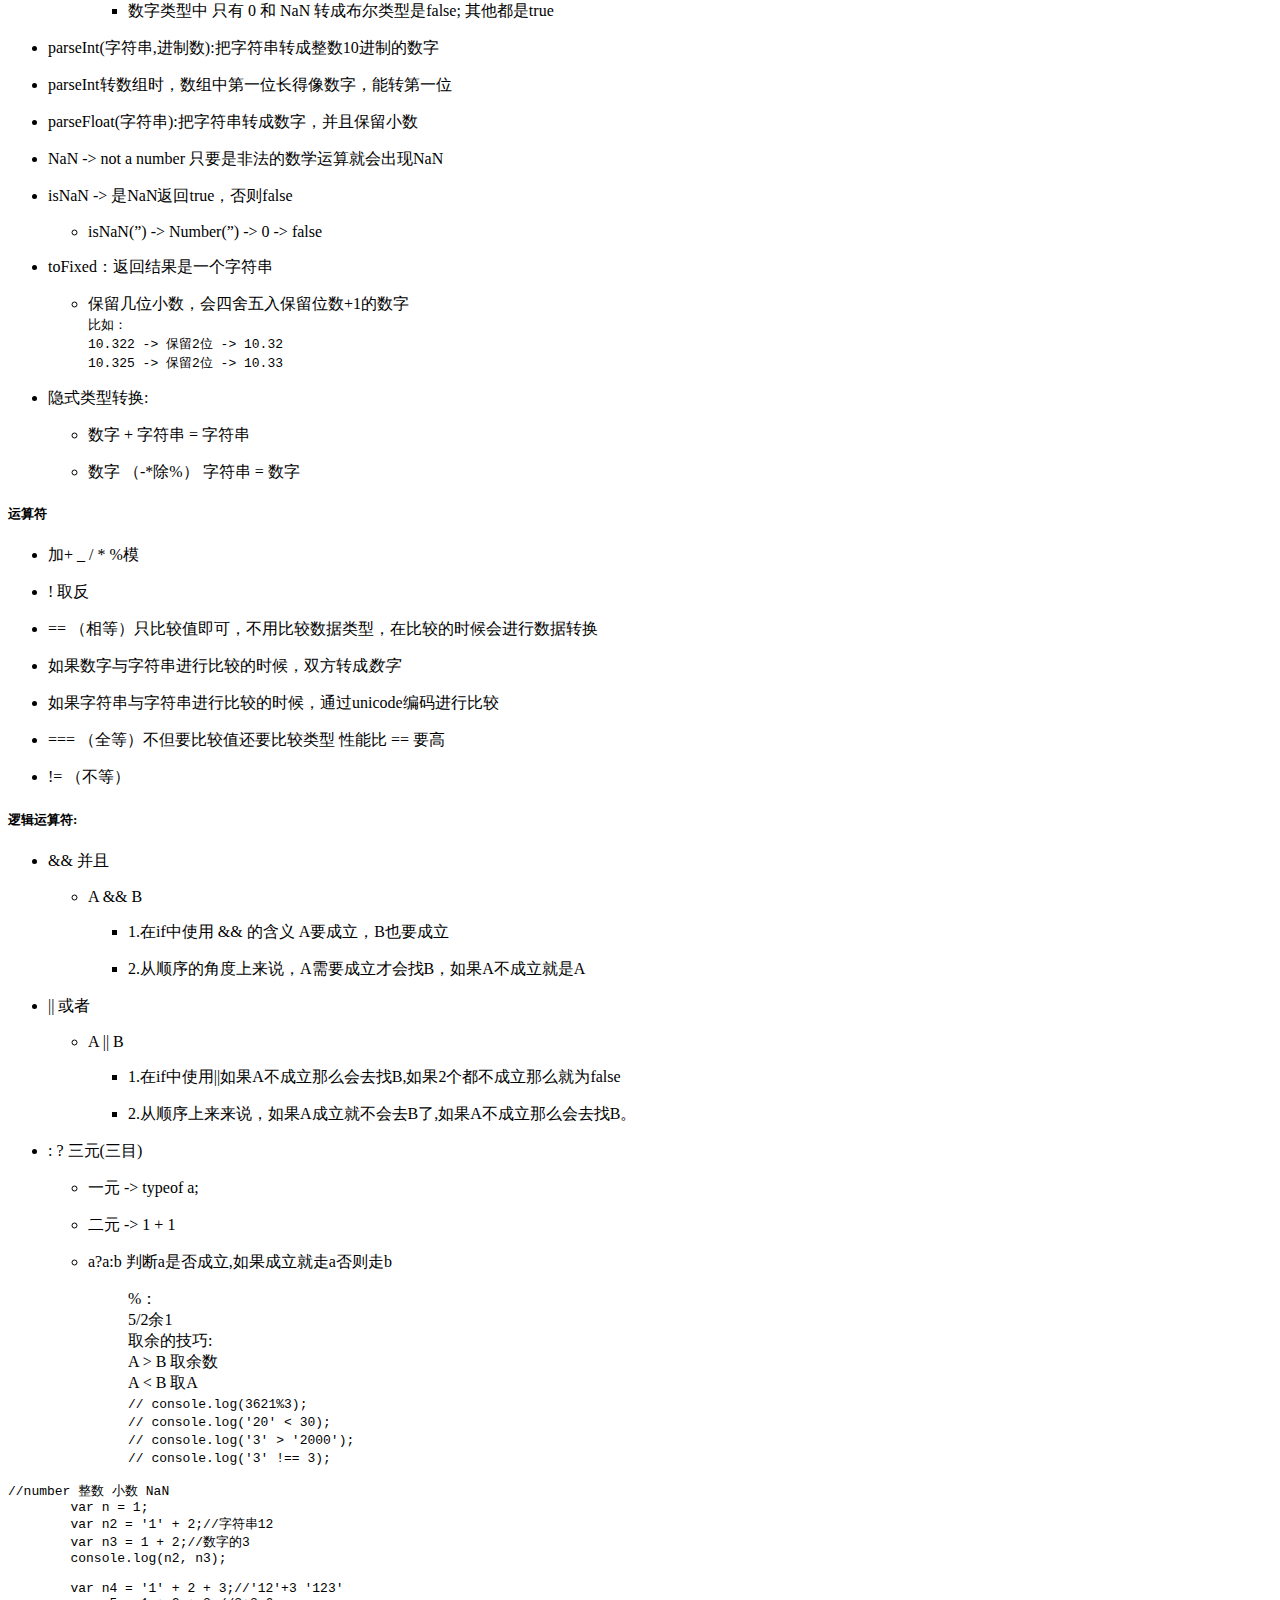
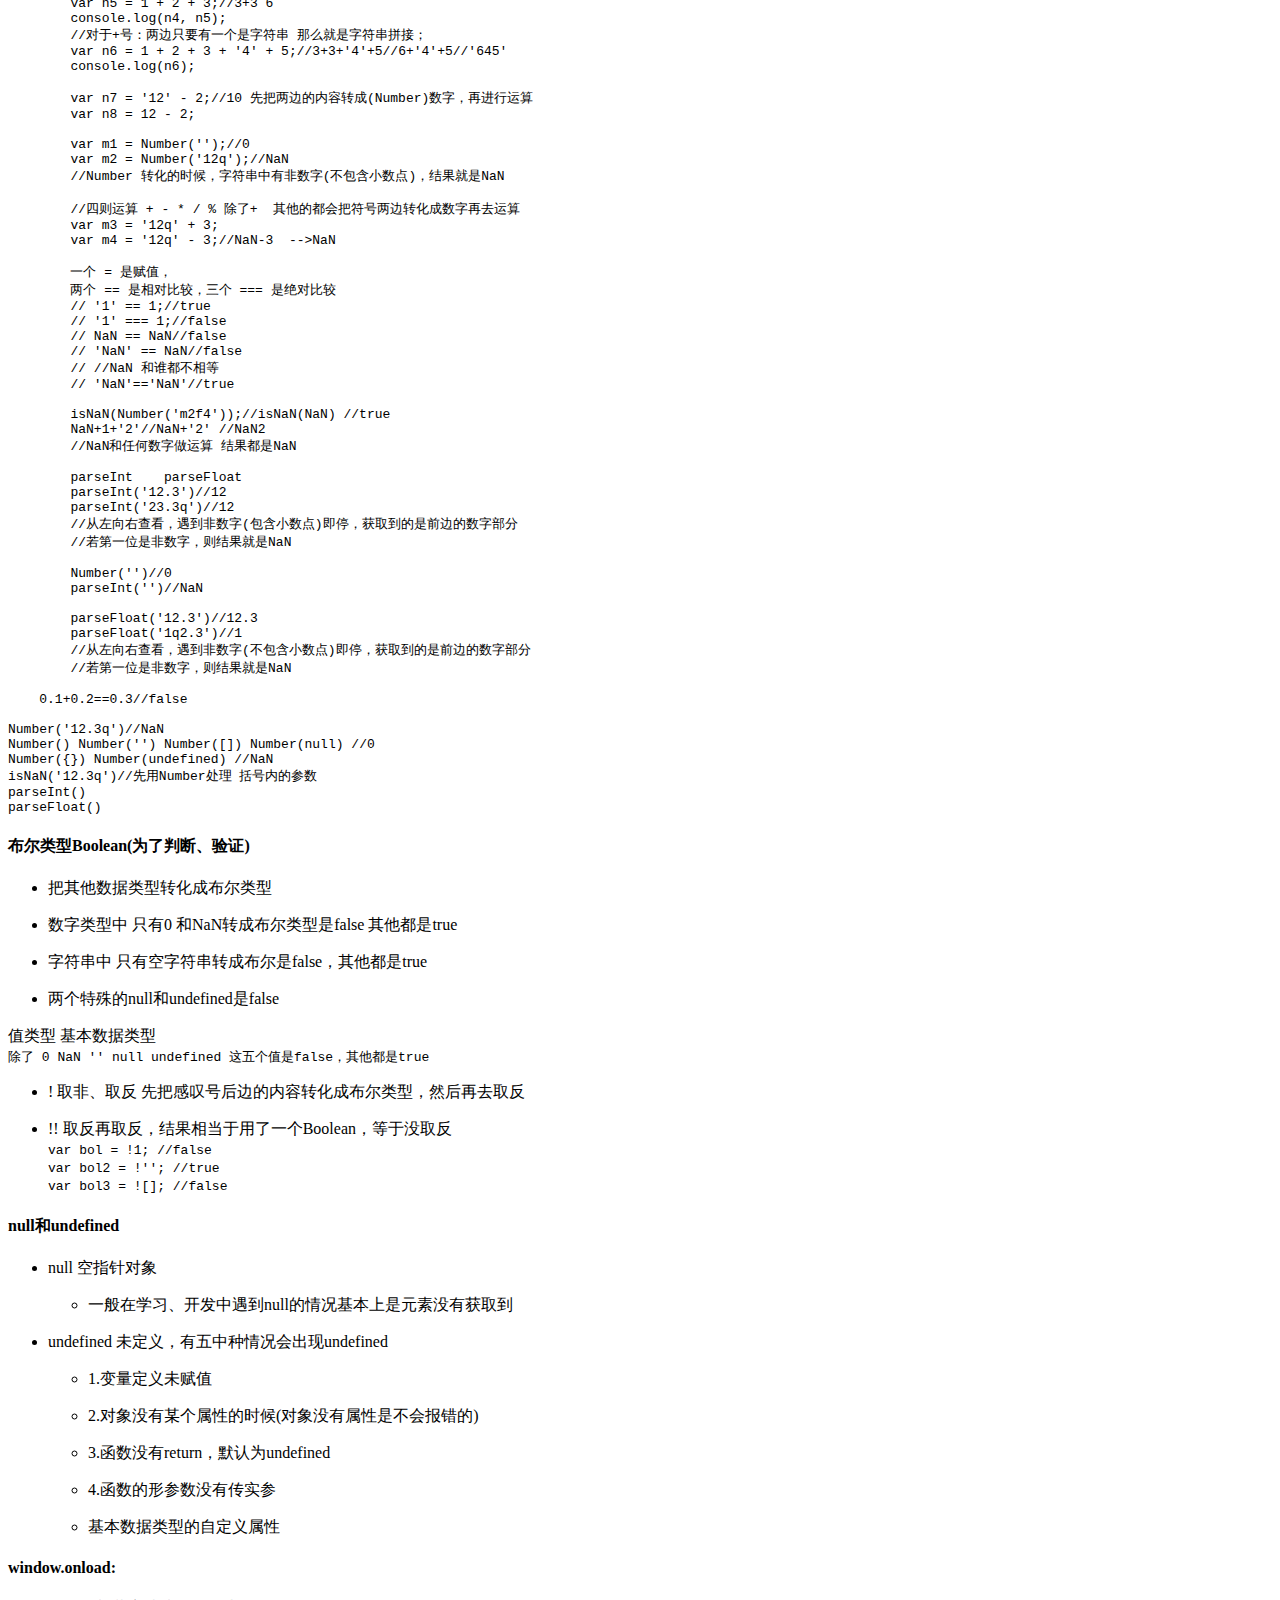
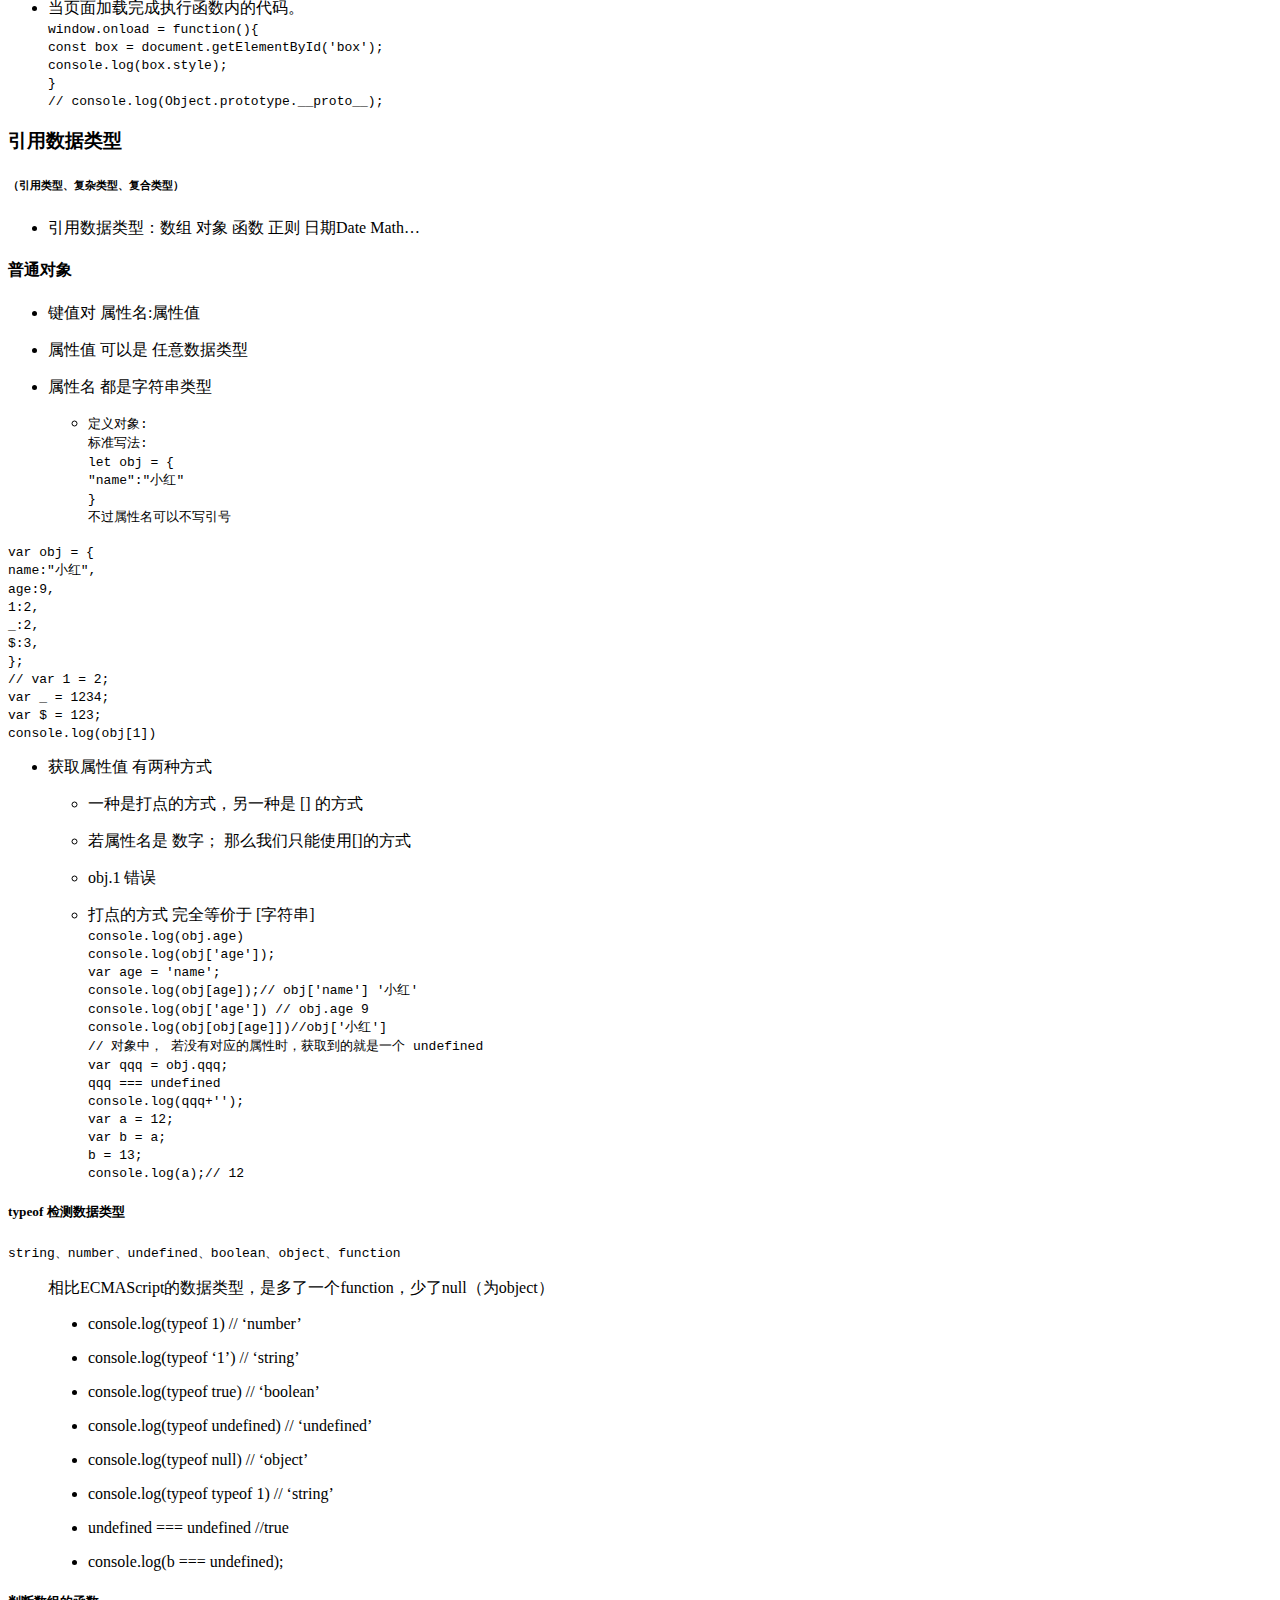
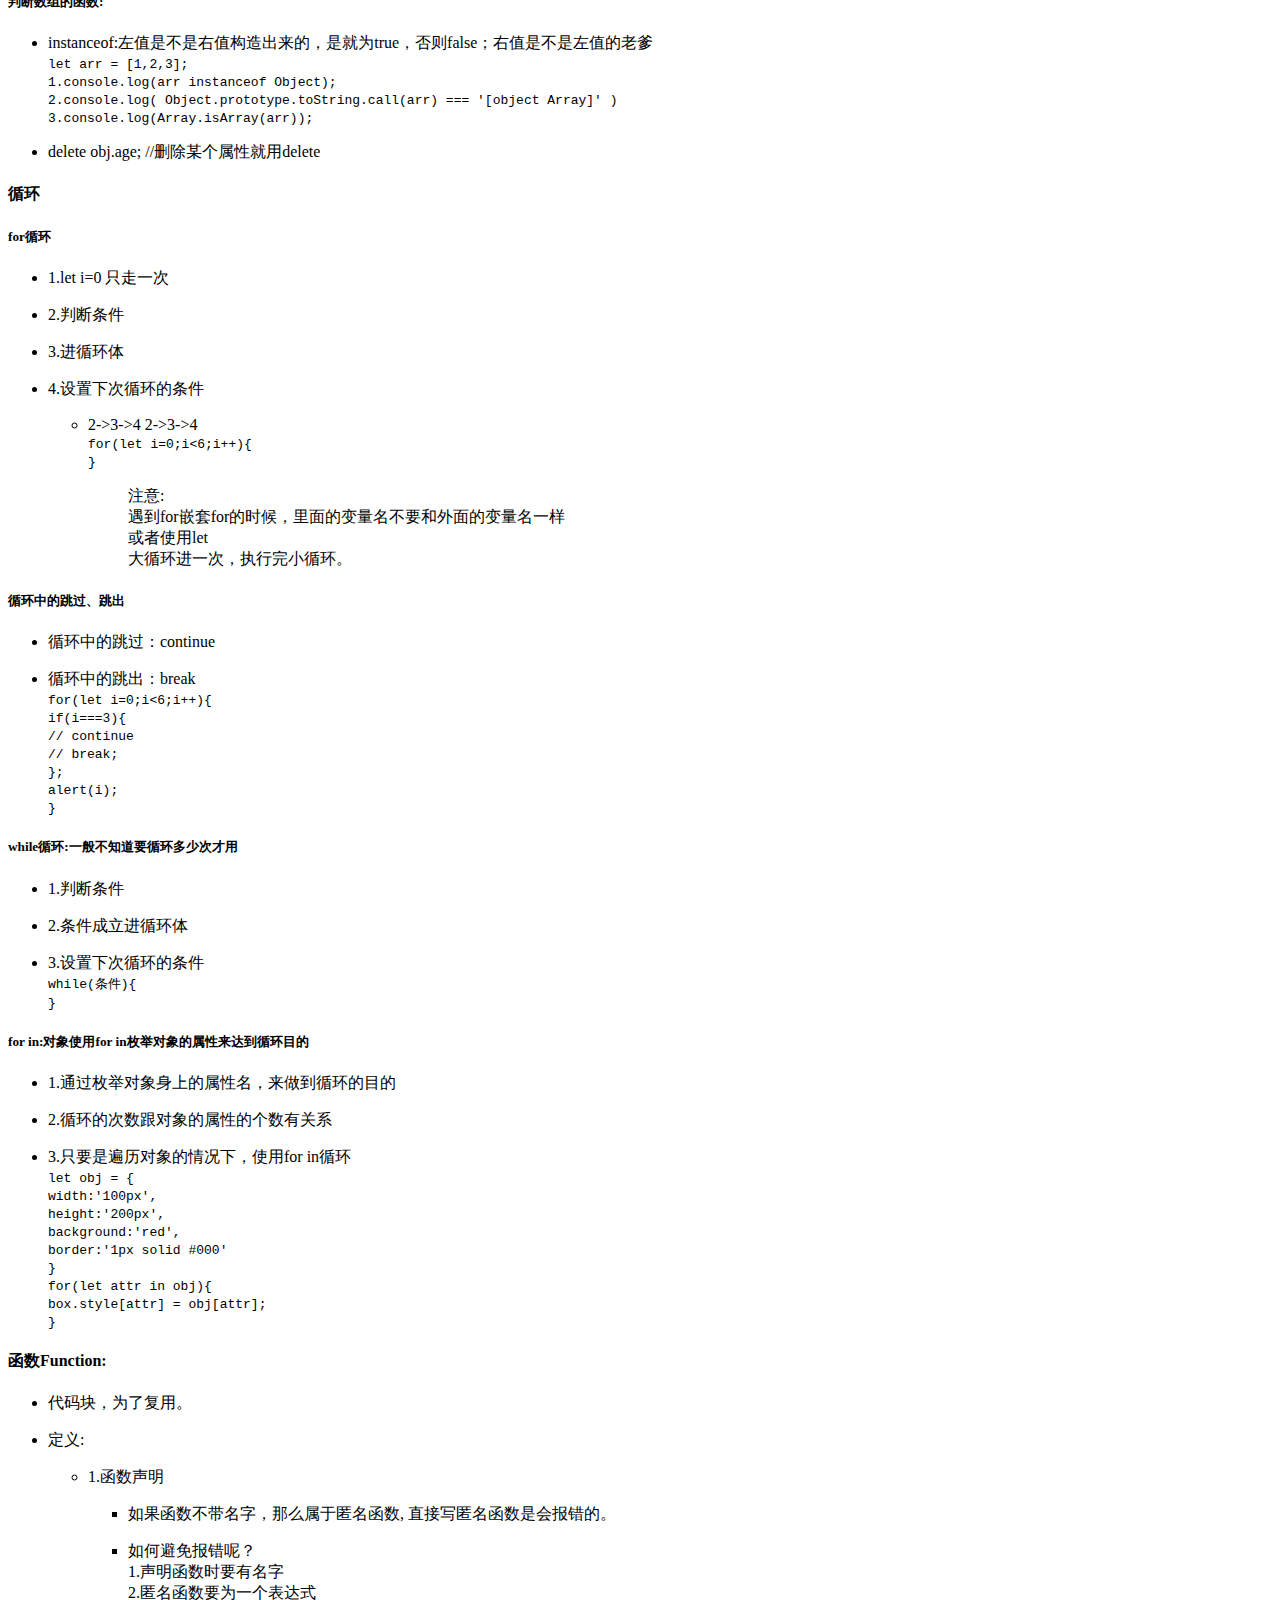
<file: JavaScript.html>
<!DOCTYPE html><html><head><title>JavaScript</title><meta charset='utf-8'><link href='https://cdn.maxiang.io/res-min/themes/marxico.css' rel='stylesheet'><style></style></head><body><div id='preview-contents' class='note-content'>
                        
                    

<div><div class="toc"><div class="toc">
<ul>
<li><a href="#javascript">JavaScript</a><ul>
<li><ul>
<li><a href="#js组成">js组成</a></li>
<li><a href="#js的使用">js的使用</a><ul>
<li><a href="#代码注释">代码注释</a></li>
<li><a href="#获取id类名标签">获取ID、类名、标签</a></li>
<li><a href="#操作属性">操作属性</a></li>
<li><a href="#变量let-var">变量(let var):</a></li>
<li><a href="#常量const">常量(const)</a></li>
<li><a href="#点的用法">点的用法</a></li>
</ul>
</li>
</ul>
</li>
<li><a href="#数据类型ecmascript">数据类型:ECMAScript</a><ul>
<li><a href="#基本数据类型">基本数据类型</a><ul>
<li><ul>
<li><a href="#string-字符串">string 字符串</a></li>
</ul>
</li>
<li><a href="#number-数字">number 数字</a><ul>
<li><a href="#运算符">运算符</a></li>
<li><a href="#逻辑运算符">逻辑运算符:</a></li>
</ul>
</li>
<li><a href="#布尔类型boolean为了判断验证">布尔类型Boolean(为了判断、验证)</a></li>
<li><a href="#null和undefined">null和undefined</a></li>
<li><a href="#windowonload">window.onload:</a></li>
</ul>
</li>
<li><a href="#引用数据类型">引用数据类型</a><ul>
<li><ul>
<li><ul>
<li><a href="#引用类型复杂类型复合类型">（引用类型、复杂类型、复合类型）</a></li>
</ul>
</li>
</ul>
</li>
<li><a href="#普通对象">普通对象</a><ul>
<li><a href="#typeof-检测数据类型">typeof 检测数据类型</a></li>
<li><a href="#判断数组的函数">判断数组的函数:</a></li>
</ul>
</li>
<li><a href="#循环">循环</a><ul>
<li><a href="#for循环">for循环</a></li>
<li><a href="#循环中的跳过跳出">循环中的跳过、跳出</a></li>
<li><a href="#while循环一般不知道要循环多少次才用">while循环:一般不知道要循环多少次才用</a></li>
<li><a href="#for-in对象使用for-in枚举对象的属性来达到循环目的">for in:对象使用for in枚举对象的属性来达到循环目的</a></li>
</ul>
</li>
<li><a href="#函数function">函数Function:</a></li>
<li><a href="#函数与方法的区分">函数与方法的区分</a></li>
<li><a href="#匿名函数">匿名函数()</a></li>
<li><a href="#前自增后自增">前自增后自增</a></li>
<li><a href="#判断">判断</a></li>
</ul>
</li>
<li><a href="#自定义属性">自定义属性</a><ul>
<li><a href="#属性的操作">属性的操作</a></li>
</ul>
</li>
<li><a href="#数组方法">数组方法</a><ul>
<li><a href="#1push">1、push:</a></li>
<li><a href="#2pop传参都是唬人的">2、pop(传参都是唬人的)</a></li>
<li><a href="#3unshift">3、unshift:</a></li>
<li><a href="#4shift">4、shift:</a></li>
<li><a href="#5splice">5、splice:</a></li>
<li><a href="#6foreach专门用来循环数组的">6、forEach:专门用来循环数组的。</a></li>
<li><a href="#7map">7、map:</a></li>
<li><a href="#8join">8、join():</a></li>
<li><a href="#9filter过滤条件成立的值">9、filter：过滤条件成立的值</a></li>
<li><a href="#10reverse翻转数组">10、reverse：翻转数组</a></li>
<li><a href="#11some">11、some:</a></li>
<li><a href="#12every">12、every:</a></li>
<li><a href="#13sort-排序">13、sort 排序</a></li>
<li><a href="#14concat">14、concat()</a></li>
<li><a href="#15数组截取">15、数组截取</a></li>
</ul>
</li>
<li><a href="#字符串方法">字符串方法</a><ul>
<li><a href="#1split">1、split(”):</a></li>
<li><a href="#2截取类substring00substr00">2、截取类:substring(0,0)、substr(0,0)</a></li>
<li><a href="#3indexof指定字符从哪位开始">3、indexOf(指定字符,从哪位开始)</a></li>
<li><a href="#4includes-包含字符串中是否包含指定字符包含就返回true否则false">4、includes 包含，字符串中是否包含指定字符，包含就返回true，否则false</a></li>
<li><a href="#5touppercase-把小写英文转成大写英文">5、toUpperCase  把小写英文转成大写英文</a></li>
<li><a href="#6tolowercase-把大写英文转成小写英文">6、toLowerCase  把大写英文转成小写英文</a></li>
<li><a href="#7trim-去掉前后空格">7、trim  去掉前后空格</a></li>
<li><a href="#8replace-替换">8、replace 替换</a></li>
</ul>
</li>
<li><a href="#时间对象">时间对象</a><ul>
<li><ul>
<li><a href="#获取出来的都是数字类型">获取出来的都是数字类型</a></li>
</ul>
</li>
</ul>
</li>
<li><a href="#定时器">定时器</a></li>
<li><a href="#倒计时">倒计时</a><ul>
<li><ul>
<li><a href="#计算时间公式">计算时间公式</a></li>
</ul>
</li>
</ul>
</li>
<li><a href="#递归函数自己调用自己">递归：函数自己调用自己</a></li>
<li><a href="#domdocument-object-model-文档对象模型">DOM：Document  Object  Model 文档对象模型</a></li>
<li><a href="#节点整个html中全是节点">节点：整个html中全是节点</a><ul>
<li><a href="#1属性nodetype-值是一个数字">1、属性：nodeType -&gt;值是一个数字</a></li>
<li><a href="#2childnodes-子节点">2、childNodes  子节点</a></li>
<li><a href="#3children-子级元素节点不是标准但是所有浏览器都支持">3、children  子级元素节点，不是标准，但是所有浏览器都支持</a></li>
<li><a href="#4nodevalue-查看节点内容">4、nodeValue  查看节点内容</a></li>
<li><a href="#5attributes-属性返回指定节点的属性集合即-namednodemap">5、attributes 属性返回指定节点的属性集合，即 NamedNodeMap。</a></li>
<li><a href="#6创建一个元素节点">6、创建一个元素节点</a></li>
<li><a href="#7添加元素">7、添加元素</a></li>
<li><a href="#8删除parentremovechild哪个元素">8、删除:parent.removeChild(哪个元素)</a></li>
<li><a href="#9clonenodetrue-克隆元素">9、cloneNode(true) 克隆元素</a></li>
</ul>
</li>
<li><a href="#math">Math</a></li>
<li><a href="#作用域">作用域</a><ul>
<li><a href="#1全局作用域">1.全局作用域</a></li>
<li><a href="#2私有作用域">2.私有作用域</a></li>
<li><a href="#3块级作用域">3.块级作用域</a></li>
<li><a href="#4作用域链">4.作用域链</a></li>
</ul>
</li>
<li><a href="#箭头函数">箭头函数</a><ul>
<li><ul>
<li><a href="#arguments-实参的集合">arguments 实参的集合</a></li>
</ul>
</li>
</ul>
</li>
<li><a href="#闭包">闭包</a></li>
</ul>
</li>
<li><a href="#git是个版本控制工具">git：是个版本控制工具</a><ul>
<li><ul>
<li><a href="#git-与-github进行关联">git 与 github进行关联</a></li>
<li><a href="#git版本控制工具新建控制项目">git:版本控制工具–新建控制项目:</a><ul>
<li><a href="#工作区到存储区">工作区到存储区:</a></li>
<li><a href="#暂存区到版本区">暂存区到版本区:</a></li>
<li><a href="#快速从工作区提交到版本区">快速从工作区提交到版本区</a></li>
<li><a href="#工作区查看暂存区">工作区查看暂存区:</a></li>
<li><a href="#暂存区查看版本区">暂存区查看版本区:</a></li>
<li><a href="#工作区查看版本区">工作区查看版本区:</a></li>
<li><a href="#查看版本">查看版本:</a></li>
<li><a href="#如果要看操作过的版本">如果要看操作过的版本:</a></li>
<li><a href="#还原版本">还原版本:</a></li>
<li><a href="#永久免密上传">永久免密上传:</a></li>
</ul>
</li>
</ul>
</li>
<li><a href="#单例模式">单例模式:</a><ul>
<li><ul>
<li><a href="#单例模式功能相对单一用来描述具体一个事务">单例模式功能相对单一,用来描述具体一个事务。</a></li>
</ul>
</li>
</ul>
</li>
<li><a href="#工厂模式">工厂模式:</a></li>
<li><a href="#构造函数">构造函数:</a><ul>
<li><a href="#constructor构造函数">constructor：构造函数</a></li>
</ul>
</li>
<li><a href="#面向对象编程">面向对象编程:</a><ul>
<li><a href="#原型">原型：</a></li>
<li><a href="#原型链-proto">原型链: _proto_</a><ul>
<li><a href="#function的三种形态">function的三种形态</a></li>
</ul>
</li>
</ul>
</li>
<li><a href="#this的指向">this的指向</a></li>
<li><a href="#修改this指向的方法">修改this指向的方法</a></li>
<li><a href="#包装对象">包装对象：</a></li>
<li><a href="#自身属性">自身属性</a></li>
<li><a href="#json方法">JSON方法</a></li>
<li><a href="#继承">继承:</a><ul>
<li><a href="#class继承常用">class继承–常用</a></li>
<li><a href="#三点">三点…</a></li>
</ul>
</li>
<li><a href="#正则">正则</a></li>
<li><a href="#盒子模型">盒子模型</a><ul>
<li><a href="#计算后的样式">计算后的样式：</a></li>
<li><a href="#获取宽高尺寸">获取宽高尺寸：</a></li>
<li><a href="#可视区的宽高">可视区的宽高</a></li>
<li><a href="#绝对位置当前元素到页面顶端的位置">绝对位置：当前元素到页面顶端的位置。</a></li>
</ul>
</li>
<li><a href="#bombrowser-object-model-浏览器对象模型">BOM:Browser Object Model  浏览器对象模型</a><ul>
<li><a href="#滚动距离">滚动距离</a></li>
<li><a href="#浏览器地址信息">浏览器地址信息</a></li>
<li><a href="#延迟加载">延迟加载</a></li>
<li><a href="#替换图片">替换图片</a></li>
</ul>
</li>
<li><a href="#修改class">修改class</a></li>
<li><a href="#运动函数-tween">运动函数   Tween</a><ul>
<li><a href="#速度版运动">速度版运动</a></li>
<li><a href="#时间版运动">时间版运动</a><ul>
<li><a href="#动画帧">动画帧:</a></li>
</ul>
</li>
<li><a href="#回调函数">回调函数</a></li>
</ul>
</li>
<li><a href="#事件">事件</a><ul>
<li><a href="#事件模型">事件模型</a></li>
<li><a href="#冒泡的坏处阻止冒泡">冒泡的坏处–阻止冒泡</a></li>
<li><a href="#冒泡的好处事件委托">冒泡的好处–事件委托</a></li>
<li><a href="#没有冒泡的也可以阻止穿透">没有冒泡的，也可以阻止穿透</a></li>
<li><a href="#坐标值">坐标值</a></li>
<li><a href="#键盘事件">键盘事件</a></li>
<li><a href="#事件默认行为">事件默认行为</a></li>
<li><a href="#右键默认菜单">右键默认菜单</a></li>
<li><a href="#输入文字">输入文字</a></li>
<li><a href="#焦点事件">焦点事件</a></li>
<li><a href="#滚轮事件">滚轮事件</a></li>
<li><a href="#加载事件">加载事件</a></li>
</ul>
</li>
<li><a href="#拖拽">拖拽</a><ul>
<li><ul>
<li><a href="#1拖拽">1、拖拽</a></li>
<li><a href="#2拖拽">2、拖拽</a></li>
<li><a href="#3dom2拖拽">3、DOM2拖拽</a></li>
</ul>
</li>
<li><a href="#4在限制范围内拖拽">4、在限制范围内拖拽</a><ul>
<li><a href="#5仿windows的拖拽">5、仿windows的拖拽</a></li>
</ul>
</li>
<li><a href="#自定义滚动条">自定义滚动条</a><ul>
<li><a href="#自定义滚动条加滚轮">自定义滚动条—加滚轮</a></li>
</ul>
</li>
</ul>
</li>
</ul>
</li>
<li><a href="#柯里化函数名字就是大高上currying">柯里化函数：名字就是大高上（Currying）</a></li>
</ul>
</li>
<li><a href="#jquery">jquery</a><ul>
<li><ul>
<li><a href="#jquery框架">jquery框架</a></li>
<li><a href="#jquery版dom">jquery版DOM</a></li>
<li><a href="#jquery版事件">jquery版事件</a></li>
<li><a href="#jquery插件接口">jquery插件接口</a></li>
<li><a href="#jquery运动">jquery运动</a></li>
<li><a href="#订阅模式">订阅模式</a></li>
</ul>
</li>
</ul>
</li>
<li><a href="#es6">ES6</a><ul>
<li><ul>
<li><a href="#解构赋值用于对象或者数组">解构赋值：用于对象或者数组</a><ul>
<li><ul>
<li><a href="#什么是变量">什么是变量:</a></li>
</ul>
</li>
<li><a href="#数组解构申明一个数组把变量放到数组中变量数组的索引就对应赋值数组的索引赋值别的数据就报错">数组解构：申明一个数组，把变量放到数组中，变量数组的索引就对应“赋值数组”的索引。赋值别的数据就报错</a></li>
<li><a href="#对象解构值为对象变量也是对象变量对象的名字默认要是对象属性的名字">对象解构：值为对象，变量也是对象，变量对象的名字默认要是对象属性的名字</a></li>
</ul>
</li>
</ul>
</li>
<li><a href="#iterator-和-forof-循环">Iterator 和 for…of 循环</a><ul>
<li><a href="#for-of进行循环">for of进行循环</a></li>
<li><a href="#set">set</a></li>
<li><a href="#map">Map</a></li>
<li><a href="#iterator-遍历器只要数据中有symboliterator就能使用for-of">Iterator ,遍历器，只要数据中有Symbol.iterator就能使用for of</a></li>
<li><a href="#promise">promise</a></li>
</ul>
</li>
<li><a href="#generator">Generator</a><ul>
<li><ul>
<li><a href="#yield做了2件事">yield做了2件事</a></li>
</ul>
</li>
</ul>
</li>
</ul>
</li>
<li><a href="#html5-css3-移动端">html5 + css3 + 移动端</a><ul>
<li><ul>
<li><a href="#html5的标签公司中对h5的理解就是移动端">html5的标签（公司中对H5的理解就是移动端）</a></li>
<li><a href="#块元素行内元素行内块元素">块元素/行内元素/行内块元素</a></li>
<li><a href="#h5标签">h5标签</a></li>
<li><a href="#重绘">重绘</a></li>
<li><a href="#重排回流">重排(回流)</a></li>
<li><a href="#渐变">渐变</a></li>
<li><a href="#背景">背景</a></li>
<li><a href="#圆角-border-radius">圆角 border-radius</a></li>
<li><a href="#盒子阴影">盒子阴影</a></li>
<li><a href="#文本阴影">文本阴影</a></li>
<li><a href="#css3选择器">CSS3选择器</a></li>
</ul>
</li>
<li><a href="#css3动画">CSS3动画</a><ul>
<li><a href="#动画结束触发">动画结束触发</a></li>
<li><a href="#2d变换">2d变换</a></li>
<li><a href="#3d">3D</a></li>
<li><a href="#关键帧运动">关键帧运动</a></li>
</ul>
</li>
<li><a href="#移动端rem布局">移动端rem布局</a></li>
<li><a href="#less">LESS</a></li>
<li><a href="#手机的三大事件">手机的三大事件</a><ul>
<li><ul>
<li><a href="#移动端点透">移动端点透</a></li>
</ul>
</li>
</ul>
</li>
</ul>
</li>
<li><a href="#node安装">NODE安装</a></li>
<li><a href="#ajax">AJAX</a><ul>
<li><ul>
<li><a href="#目的从后台拿数据">目的：从后台拿数据</a></li>
<li><a href="#难点">难点</a></li>
</ul>
</li>
<li><a href="#url">url</a><ul>
<li><a href="#输入url回车之后发生了什么事">输入url回车之后发生了什么事?</a></li>
</ul>
</li>
<li><a href="#传统的交互方式">传统的交互方式</a></li>
<li><a href="#ajax的交互模型打电话模式">ajax的交互模型(打电话模式)</a></li>
<li><a href="#fetch请求数据">fetch请求数据</a></li>
<li><a href="#get和post">get和post</a><ul>
<li><a href="#获取xml的数据">获取XML的数据</a></li>
</ul>
</li>
<li><a href="#ajax对象的常用属性和事件">ajax对象的常用属性和事件</a></li>
</ul>
</li>
<li><a href="#cookie">cookie</a><ul>
<li><ul>
<li><a href="#cookie读写">cookie读写</a></li>
<li><a href="#cookie的小特性">cookie的小特性</a></li>
<li><a href="#能够把对象转成url格式的内置对象">能够把对象转成url格式的内置对象</a></li>
</ul>
</li>
</ul>
</li>
<li><a href="#localstorage本地存储-前端小型的数据库">localStorage(本地存储)-&gt; 前端小型的数据库</a><ul>
<li><ul>
<li><a href="#localstorage事件">localStorage事件</a></li>
</ul>
</li>
</ul>
</li>
<li><a href="#跨域">跨域</a><ul>
<li><a href="#解决">解决:</a></li>
</ul>
</li>
<li><a href="#云思路">云思路</a><ul>
<li><a href="#面包屑">面包屑</a></li>
<li><a href="#树形菜单">树形菜单</a></li>
<li><a href="#移动到">移动到</a></li>
</ul>
</li>
</ul>
</div>
</div>
</div>



<h1 id="javascript">JavaScript</h1>

<ul><li><p>单线程</p></li>
<li><p>PC、H5、混合开发(Hybrid)、Node  <br>
性价比超级高</p></li>
</ul>



<h3 id="js组成">js组成</h3>

<ul><li><p>javascript  编程语言</p>

<ul>
<li><p>ECMAScript  标准（语法、规则）</p></li>
<li><p>DOM (Doument Object Model)  文档对象模型</p></li>
<li><p>BOM (Browser Object Model) 浏览器对象模型</p>

<blockquote>
  <p>Vue，React，jQuery，angular</p>
</blockquote></li></ul></li>
</ul>

<p><code>推荐书籍  <br>
JavaScript权威指南  <br>
JavaScript高级程序设计  <br>
DOM编程艺术  <br>
JavaScript性能优化  <br>
JavaScript数据结构与算法  <br>
nodeJS深入浅出  <br>
了不起的nodejs  <br>
http://es6.ruanyifeng.com/ ES6</code></p>



<h3 id="js的使用">js的使用</h3>

<ul><li><p>1.行内 <br>
 <code>&lt;div onclick="alert(1)"&gt;&lt;/div&gt;</code></p></li>
<li><p>2.内嵌</p>

<ul>
<li><p>把script标签放在body结束标签的上方</p></li></ul></li>
<li><p>3.外链 <br>
<code>&lt;script src="js的路径"&gt;&lt;/script&gt;</code>  </p>

<blockquote>
  <p>注意:如果加了src，script中不能执行js了。   </p>
</blockquote></li>
</ul>



<h4 id="代码注释">代码注释</h4>

<ul><li><p>//输出一个js代码   //注释一行代码</p></li>
<li><p>/**/ 多行代码注释    </p></li>
</ul>



<h4 id="获取id类名标签">获取ID、类名、标签</h4>

<ul><li><p>document.getElementById(‘字符串’);</p></li>
<li><p>document.getElementsByTagName(‘标签名’) *获取一组元素</p></li>
<li><p>document.querySelector(”) 能够获取一个元素，就算是获取一组，也只能获取到一组中的第一个。</p></li>
<li><p>document.querySelectorAll() 能够获取一组元素</p></li>
</ul>



<pre class="prettyprint hljs-dark"><code class="language-javascript hljs"><div class="hljs-line"><span class="hljs-keyword">var</span> oDiv1 = <span class="hljs-built_in">document</span>.getElementById(<span class="hljs-string">'oDiv'</span>);
</div><div class="hljs-line">        <span class="hljs-keyword">var</span> oDiv2 = <span class="hljs-built_in">document</span>.getElementsByClassName(<span class="hljs-string">'qqq'</span>)[<span class="hljs-number">0</span>];<span class="hljs-comment">//通过类名获取元素，我们得到的是一个集合，想要获取某个元素 需要用对应的索引来获取，索引都是从0开始的</span>
</div><div class="hljs-line"><wbr>
</div><div class="hljs-line">        <span class="hljs-keyword">var</span> oDiv3 = <span class="hljs-built_in">document</span>.getElementsByTagName(<span class="hljs-string">'div'</span>);<span class="hljs-comment">//通过标签名获取元素，得到的结果跟通过类名得到的结果一致</span>
</div><div class="hljs-line">        <span class="hljs-built_in">console</span>.log(oDiv1, oDiv2, oDiv3[<span class="hljs-number">0</span>]);
</div><div class="hljs-line"><wbr>
</div><div class="hljs-line">        <span class="hljs-keyword">var</span> str = oDiv2.innerHTML;
</div><div class="hljs-line">        <span class="hljs-keyword">var</span> str1 = oDiv2.innerText;
</div><div class="hljs-line">        <span class="hljs-comment">// innerHTML 可以识别html结构； innerText 不能识别html结构</span>
</div><div class="hljs-line">        <span class="hljs-comment">// oDiv2.innerHTML = '&lt;h1&gt;珠峰&lt;/h1&gt;';</span>
</div><div class="hljs-line">        oDiv2.innerText = <span class="hljs-string">'&lt;h1&gt;珠峰&lt;/h1&gt;'</span>;
</div><div class="hljs-line">        <span class="hljs-comment">//str = '&lt;h1&gt;珠峰&lt;/h1&gt;';  不管用</span>
</div><div class="hljs-line">        <span class="hljs-built_in">console</span>.log(str, str1);
</div><div class="hljs-line">        oDiv2.className = <span class="hljs-string">'www'</span>;
</div></code></pre>



<h4 id="操作属性">操作属性</h4>

<ul><li><p>obj.属性名</p>

<ul>
<li><p>读操作: console.log(obj.属性名)</p></li>
<li><p>写操作: obj.属性名 = 要设置的值</p></li>
<li><p>要操作元素的样式: </p>

<ul>
<li><p>ele.style.某个样式 = ‘值’;</p></li>
<li><p>ele.className 操作类名</p></li></ul></li>
<li><p>要操作元素内容:</p>

<ul>
<li><p>input的内容: value</p>

<ul>
<li><p>input.value = ‘哈哈’;</p></li></ul></li>
<li><p>操作别的元素的内容:</p>

<ul>
<li><p>innerText  操作文本  读操作，只能获得文本</p></li>
<li><p>innerHTML  操作结构，读操作，获取到某个元素下的所有内容（包括文本、标签）</p></li></ul></li></ul></li>
<li><p>src</p></li>
<li><p>href</p></li>
<li><p><code>&lt;a href="javascript:;" id="a"&gt;1234&lt;/a&gt;</code>阻止默认跳转</p></li>
<li><p>scr，href不要直接用来进行判断</p></li></ul></li>
</ul>



<h4 id="变量let-var">变量(let var):</h4>

<ul><li><p>let 与 var 的区别：</p>

<ul>
<li><p>1.let一个变量只能申明一次</p></li>
<li><p>2.声明之后才能使用（有暂存死区）</p></li>
<li><p>3.不做window映射</p></li>
<li><p>4.支持块级作用域</p></li></ul></li>
<li><p>可变的量，把数据存储到自定义的名字中，为了复用，只要使用这个名字，就对应到等号后面的值</p>

<ul>
<li><p>let :</p>

<ul>
<li><p>声明变量的时候名字不能重复 <br>
不能以数字开头 <br>
名字不能用关键字 <br>
为了复用 <br>
**一般变量取名字用小驼峰命名法： <br>
开头小写，字母与字母之间的开头大写** <br>
例：getElementById</p></li></ul></li></ul></li>
</ul>



<h4 id="常量const">常量(const)</h4>

<ul><li><p>不可变的量，把数据存储到自定义的名字中，为了复用，只要使用这个名字，就对应到等号后面的值</p>

<ul>
<li><p>const:</p>

<ul>
<li><p>声明变量的时候名字不能重复 <br>
不能以数字开头 <br>
名字不能用关键字 <br>
一般在获取元素的时候会用</p></li></ul></li></ul></li>
<li><p>console.log  打印日志 <br>
console.dir  打印详细信息日志 <br>
alert        调用浏览器的默认弹框</p></li>
</ul>



<h4 id="点的用法">点的用法</h4>

<ul><li><p>点 从属关系 翻译成汉语 就是“的”</p></li>
<li><p>用 点 的地方我们可以用中括号[]</p></li>
</ul>



<pre class="prettyprint hljs-dark"><code class="language-javascript hljs"><div class="hljs-line"> <span class="hljs-keyword">var</span> oDiv = <span class="hljs-built_in">document</span>[<span class="hljs-string">'getElementById'</span>](<span class="hljs-string">'oDiv'</span>);
</div><div class="hljs-line"> <span class="hljs-keyword">debugger</span>;
</div><div class="hljs-line"><wbr>
</div><div class="hljs-line"> oDiv.style.width = <span class="hljs-string">'200px'</span>;
</div><div class="hljs-line"> oDiv[<span class="hljs-string">'style'</span>][<span class="hljs-string">'height'</span>] = <span class="hljs-string">'200px'</span>;
</div><div class="hljs-line"> oDiv.style.color = <span class="hljs-string">'#fff'</span>;
</div><div class="hljs-line"> oDiv.style.backgroundColor = <span class="hljs-string">'black'</span>;
</div><div class="hljs-line"><wbr>
</div><div class="hljs-line"> <span class="hljs-keyword">var</span> tex = <span class="hljs-built_in">document</span>.getElementById(<span class="hljs-string">'tex'</span>);
</div><div class="hljs-line"> tex.value = <span class="hljs-string">'222'</span>;
</div></code></pre>



<h2 id="数据类型ecmascript">数据类型:ECMAScript</h2>

<ul><li><p>基本数据类型：操作值，就是单纯的赋值（简单类型、原始值）</p></li>
<li><p>引用数据类型：操作地址，就是赋址，改变A会影响B（复杂类型、引用值）</p></li>
</ul>



<h3 id="基本数据类型">基本数据类型</h3>

<ul><li><p>string 字符串</p></li>
<li><p>number 数字</p></li>
<li><p>boolean 布尔</p></li>
<li><p>null</p></li>
<li><p>undefined</p></li>
</ul>



<h5 id="string-字符串">string 字符串</h5>

<ul><li><p>’ ’ ” ” `` 成对显示的</p></li>
<li><p>有长度:length(只能读不能写)</p></li>
<li><p>获取字符串中的某个字符，使用下标  <br>
<code>字符串的拼接:  <br>
小技巧：  <br>
先把设置一个默认值，然后咔咔加加  '+ +'</code></p>

<blockquote>
  <p>注意: 换行的时候使用字符串拼接</p>
</blockquote></li>
<li><p>反引号(字符串模板) </p>

<ul>
<li><p>语法: 反引号${放变量,放运算}反引号</p></li>
<li><p>任何数据 + 字符串 = 字符串</p></li></ul></li>
</ul>



<pre class="prettyprint hljs-dark"><code class="language-javascript hljs"><div class="hljs-line">&lt;input type=<span class="hljs-string">"text"</span> id=<span class="hljs-string">"inp"</span>&gt;
</div><div class="hljs-line">    <span class="xml"><span class="hljs-tag">&lt;<span class="hljs-name">button</span> <span class="hljs-attr">id</span>=<span class="hljs-string">"btn"</span>&gt;</span>按钮<span class="hljs-tag">&lt;/<span class="hljs-name">button</span>&gt;</span></span>
</div><div class="hljs-line">    &lt;div id=<span class="hljs-string">"oDiv"</span>&gt;
</div><div class="hljs-line"><wbr>
</div><div class="hljs-line">    <span class="xml"><span class="hljs-tag">&lt;/<span class="hljs-name">div</span>&gt;</span></span>
</div><div class="hljs-line"><wbr>
</div><div class="hljs-line"><span class="hljs-comment">// 字符串  用单引或者双引号或者反引号包含的部分</span>
</div><div class="hljs-line">        <span class="hljs-comment">// 双引号不能包含双引号，单引号不能包含单引号</span>
</div><div class="hljs-line">        <span class="hljs-comment">// var str = "qq'q";</span>
</div><div class="hljs-line">        <span class="hljs-comment">// var str2 = "w\"we";//把中间的双引号转译成了双引号本身</span>
</div><div class="hljs-line">        <span class="hljs-comment">// var str3 = `珠\`峰`;</span>
</div><div class="hljs-line">        <span class="hljs-comment">// var oDiv = document.getElementById('oDiv');</span>
</div><div class="hljs-line">        <span class="hljs-comment">//oDiv.innerHTML = '&lt;h1&gt;好的&lt;/h1&gt;';</span>
</div><div class="hljs-line">        <span class="hljs-comment">//oDiv.innerHTML = 'str';//给的就是字符串'str'</span>
</div><div class="hljs-line">        <span class="hljs-comment">//oDiv.innerHTML = str3;//给的是变量 str对应的值</span>
</div><div class="hljs-line">        <span class="hljs-comment">//oDiv.innerHTML = str + str3 + str2;//字符串的拼接</span>
</div><div class="hljs-line"><wbr>
</div><div class="hljs-line">        <span class="hljs-comment">// oDiv.innerHTML = '&lt;h1&gt;' +</span>
</div><div class="hljs-line">        <span class="hljs-comment">//     '&lt;div&gt;' +</span>
</div><div class="hljs-line">        <span class="hljs-comment">//     '珠峰' +</span>
</div><div class="hljs-line">        <span class="hljs-comment">//     '&lt;/div&gt;' +</span>
</div><div class="hljs-line">        <span class="hljs-comment">//     '&lt;/h1&gt;';</span>
</div><div class="hljs-line"><wbr>
</div><div class="hljs-line"><wbr>
</div><div class="hljs-line">        <span class="hljs-comment">//模板字符串</span>
</div><div class="hljs-line">        <span class="hljs-comment">// oDiv.innerHTML = `&lt;h1&gt;</span>
</div><div class="hljs-line">        <span class="hljs-comment">//         &lt;div&gt;</span>
</div><div class="hljs-line">        <span class="hljs-comment">//             str</span>
</div><div class="hljs-line">        <span class="hljs-comment">//            ${str} </span>
</div><div class="hljs-line">        <span class="hljs-comment">//         &lt;/div&gt;</span>
</div><div class="hljs-line">        <span class="hljs-comment">//     &lt;/h1&gt;</span>
</div><div class="hljs-line">        <span class="hljs-comment">// `;</span>
</div><div class="hljs-line">        <span class="hljs-comment">//反引号包含的字符串，我们想用变量时，需要使用${变量}的语法</span>
</div><div class="hljs-line"><wbr>
</div><div class="hljs-line">        <span class="hljs-comment">//1、写法 引号(单双反)包含  有“\”代表转译</span>
</div><div class="hljs-line">        <span class="hljs-comment">//2、字符串拼接 一种是直接+ 若是反引号 还可以通过${}</span>
</div><div class="hljs-line"><wbr>
</div><div class="hljs-line">        <span class="hljs-keyword">var</span> btn = <span class="hljs-built_in">document</span>.getElementById(<span class="hljs-string">'btn'</span>),
</div><div class="hljs-line">            inp = <span class="hljs-built_in">document</span>.getElementById(<span class="hljs-string">'inp'</span>),
</div><div class="hljs-line">            oDiv = <span class="hljs-built_in">document</span>.getElementById(<span class="hljs-string">'oDiv'</span>);
</div><div class="hljs-line"><wbr>
</div><div class="hljs-line">        btn.onclick = <span class="hljs-function"><span class="hljs-keyword">function</span> (<span class="hljs-params"></span>) </span>{
</div><div class="hljs-line">            oDiv.innerHTML = <span class="hljs-string">`我是<span class="hljs-subst">${inp.value}</span>;`</span>;
</div><div class="hljs-line">            inp.value = <span class="hljs-string">''</span>;<span class="hljs-comment">//清空inp</span>
</div><div class="hljs-line">        }
</div><div class="hljs-line">        <span class="hljs-comment">// btn.onclick = function () {</span>
</div><div class="hljs-line">        <span class="hljs-comment">//     // var val = inp.value;</span>
</div><div class="hljs-line">        <span class="hljs-comment">//     oDiv.innerHTML = '我是' + inp.value;</span>
</div><div class="hljs-line">        <span class="hljs-comment">// }</span>
</div></code></pre>



<h4 id="number-数字">number 数字</h4>

<ul><li><p>把其他数据类型转化成数字类型</p></li>
<li><p>强制类型转换:</p>

<ul>
<li><p>把数据转成数字 :Number()</p>

<ul>
<li><p>能转长得像数字的字符串</p></li>
<li><p>空字符串为0</p></li>
<li><p>空白数组为0</p></li>
<li><p>布尔值：true:1,false:0</p></li>
<li><p>null:0</p></li>
<li><p>别的都是NaN</p></li>
<li><p>数字类型中 只有 0 和 NaN 转成布尔类型是false; 其他都是true</p></li></ul></li></ul></li>
<li><p>parseInt(字符串,进制数):把字符串转成整数10进制的数字</p></li>
<li><p>parseInt转数组时，数组中第一位长得像数字，能转第一位</p></li>
<li><p>parseFloat(字符串):把字符串转成数字，并且保留小数</p></li>
<li><p>NaN -&gt; not a number 只要是非法的数学运算就会出现NaN</p></li>
<li><p>isNaN -&gt; 是NaN返回true，否则false</p>

<ul>
<li><p>isNaN(”) -&gt; Number(”) -&gt; 0 -&gt; false</p></li></ul></li>
<li><p>toFixed：返回结果是一个字符串</p>

<ul>
<li><p>保留几位小数，会四舍五入保留位数+1的数字 <br>
<code>比如：  <br>
10.322 -&gt; 保留2位 -&gt; 10.32  <br>
10.325 -&gt; 保留2位 -&gt; 10.33</code></p></li></ul></li>
<li><p>隐式类型转换:</p>

<ul>
<li><p>数字 + 字符串 = 字符串</p></li>
<li><p>数字 （-*除%） 字符串 = 数字</p></li></ul></li>
</ul>



<h5 id="运算符">运算符</h5>

<ul><li><p>加+  _    /  *  %模</p></li>
<li><p>! 取反</p></li>
<li><p>== （相等）只比较值即可，不用比较数据类型，在比较的时候会进行数据转换</p></li>
<li><p>如果数字与字符串进行比较的时候，双方转成<em>数字</em></p></li>
<li><p>如果字符串与字符串进行比较的时候，通过unicode编码进行比较</p></li>
<li><p>=== （全等）不但要比较值还要比较类型  性能比 == 要高 </p></li>
<li><p>!= （不等）</p></li>
</ul>



<h5 id="逻辑运算符">逻辑运算符:</h5>

<ul><li><p>&amp;&amp; 并且</p>

<ul>
<li><p>A &amp;&amp; B</p>

<ul>
<li><p>1.在if中使用 &amp;&amp; 的含义 A要成立，B也要成立</p></li>
<li><p>2.从顺序的角度上来说，A需要成立才会找B，如果A不成立就是A</p></li></ul></li></ul></li>
<li><p>|| 或者</p>

<ul>
<li><p>A || B</p>

<ul>
<li><p>1.在if中使用||如果A不成立那么会去找B,如果2个都不成立那么就为false</p></li>
<li><p>2.从顺序上来来说，如果A成立就不会去B了,如果A不成立那么会去找B。</p></li></ul></li></ul></li>
<li><p>: ? 三元(三目)</p>

<ul>
<li><p>一元 -&gt; typeof a;</p></li>
<li><p>二元 -&gt; 1 + 1</p></li>
<li><p>a?a:b 判断a是否成立,如果成立就走a否则走b</p>

<blockquote>
  <p>%： <br>
  5/2余1 <br>
  取余的技巧: <br>
  A &gt; B  取余数 <br>
  A &lt; B  取A <br>
  <code>// console.log(3621%3); <br>
  // console.log('20' &lt; 30); <br>
  // console.log('3' &gt; '2000'); <br>
  // console.log('3' !== 3);</code></p>
</blockquote></li></ul></li>
</ul>



<pre class="prettyprint hljs-dark"><code class="language-javascript hljs"><div class="hljs-line"><span class="hljs-comment">//number 整数 小数 NaN</span>
</div><div class="hljs-line">        <span class="hljs-keyword">var</span> n = <span class="hljs-number">1</span>;
</div><div class="hljs-line">        <span class="hljs-keyword">var</span> n2 = <span class="hljs-string">'1'</span> + <span class="hljs-number">2</span>;<span class="hljs-comment">//字符串12</span>
</div><div class="hljs-line">        <span class="hljs-keyword">var</span> n3 = <span class="hljs-number">1</span> + <span class="hljs-number">2</span>;<span class="hljs-comment">//数字的3</span>
</div><div class="hljs-line">        <span class="hljs-built_in">console</span>.log(n2, n3);
</div><div class="hljs-line"><wbr>
</div><div class="hljs-line">        <span class="hljs-keyword">var</span> n4 = <span class="hljs-string">'1'</span> + <span class="hljs-number">2</span> + <span class="hljs-number">3</span>;<span class="hljs-comment">//'12'+3 '123'</span>
</div><div class="hljs-line">        <span class="hljs-keyword">var</span> n5 = <span class="hljs-number">1</span> + <span class="hljs-number">2</span> + <span class="hljs-number">3</span>;<span class="hljs-comment">//3+3 6</span>
</div><div class="hljs-line">        <span class="hljs-built_in">console</span>.log(n4, n5);
</div><div class="hljs-line">        <span class="hljs-comment">//对于+号：两边只要有一个是字符串 那么就是字符串拼接；</span>
</div><div class="hljs-line">        <span class="hljs-keyword">var</span> n6 = <span class="hljs-number">1</span> + <span class="hljs-number">2</span> + <span class="hljs-number">3</span> + <span class="hljs-string">'4'</span> + <span class="hljs-number">5</span>;<span class="hljs-comment">//3+3+'4'+5//6+'4'+5//'645'</span>
</div><div class="hljs-line">        <span class="hljs-built_in">console</span>.log(n6);
</div><div class="hljs-line"><wbr>
</div><div class="hljs-line">        <span class="hljs-keyword">var</span> n7 = <span class="hljs-string">'12'</span> - <span class="hljs-number">2</span>;<span class="hljs-comment">//10 先把两边的内容转成(Number)数字，再进行运算</span>
</div><div class="hljs-line">        <span class="hljs-keyword">var</span> n8 = <span class="hljs-number">12</span> - <span class="hljs-number">2</span>;
</div><div class="hljs-line"><wbr>
</div><div class="hljs-line">        <span class="hljs-keyword">var</span> m1 = <span class="hljs-built_in">Number</span>(<span class="hljs-string">''</span>);<span class="hljs-comment">//0</span>
</div><div class="hljs-line">        <span class="hljs-keyword">var</span> m2 = <span class="hljs-built_in">Number</span>(<span class="hljs-string">'12q'</span>);<span class="hljs-comment">//NaN</span>
</div><div class="hljs-line">        <span class="hljs-comment">//Number 转化的时候，字符串中有非数字(不包含小数点)，结果就是NaN</span>
</div><div class="hljs-line"><wbr>
</div><div class="hljs-line">        <span class="hljs-comment">//四则运算 + - * / % 除了+  其他的都会把符号两边转化成数字再去运算</span>
</div><div class="hljs-line">        <span class="hljs-keyword">var</span> m3 = <span class="hljs-string">'12q'</span> + <span class="hljs-number">3</span>;
</div><div class="hljs-line">        <span class="hljs-keyword">var</span> m4 = <span class="hljs-string">'12q'</span> - <span class="hljs-number">3</span>;<span class="hljs-comment">//NaN-3  --&gt;NaN</span>
</div><div class="hljs-line"><wbr>
</div><div class="hljs-line">        一个 = 是赋值，
</div><div class="hljs-line">        两个 == 是相对比较，三个 === 是绝对比较
</div><div class="hljs-line">        <span class="hljs-comment">// '1' == 1;//true</span>
</div><div class="hljs-line">        <span class="hljs-comment">// '1' === 1;//false</span>
</div><div class="hljs-line">        <span class="hljs-comment">// NaN == NaN//false</span>
</div><div class="hljs-line">        <span class="hljs-comment">// 'NaN' == NaN//false</span>
</div><div class="hljs-line">        <span class="hljs-comment">// //NaN 和谁都不相等</span>
</div><div class="hljs-line">        <span class="hljs-comment">// 'NaN'=='NaN'//true</span>
</div><div class="hljs-line"><wbr>
</div><div class="hljs-line">        <span class="hljs-built_in">isNaN</span>(<span class="hljs-built_in">Number</span>(<span class="hljs-string">'m2f4'</span>));<span class="hljs-comment">//isNaN(NaN) //true</span>
</div><div class="hljs-line">        <span class="hljs-literal">NaN</span>+<span class="hljs-number">1</span>+<span class="hljs-string">'2'</span><span class="hljs-comment">//NaN+'2' //NaN2</span>
</div><div class="hljs-line">        <span class="hljs-comment">//NaN和任何数字做运算 结果都是NaN</span>
</div><div class="hljs-line"><wbr>
</div><div class="hljs-line">        <span class="hljs-built_in">parseInt</span>    <span class="hljs-built_in">parseFloat</span>
</div><div class="hljs-line">        <span class="hljs-built_in">parseInt</span>(<span class="hljs-string">'12.3'</span>)<span class="hljs-comment">//12</span>
</div><div class="hljs-line">        <span class="hljs-built_in">parseInt</span>(<span class="hljs-string">'23.3q'</span>)<span class="hljs-comment">//12</span>
</div><div class="hljs-line">        <span class="hljs-comment">//从左向右查看，遇到非数字(包含小数点)即停，获取到的是前边的数字部分</span>
</div><div class="hljs-line">        <span class="hljs-comment">//若第一位是非数字，则结果就是NaN</span>
</div><div class="hljs-line"><wbr>
</div><div class="hljs-line">        <span class="hljs-built_in">Number</span>(<span class="hljs-string">''</span>)<span class="hljs-comment">//0</span>
</div><div class="hljs-line">        <span class="hljs-built_in">parseInt</span>(<span class="hljs-string">''</span>)<span class="hljs-comment">//NaN</span>
</div><div class="hljs-line"><wbr>
</div><div class="hljs-line">        <span class="hljs-built_in">parseFloat</span>(<span class="hljs-string">'12.3'</span>)<span class="hljs-comment">//12.3</span>
</div><div class="hljs-line">        <span class="hljs-built_in">parseFloat</span>(<span class="hljs-string">'1q2.3'</span>)<span class="hljs-comment">//1</span>
</div><div class="hljs-line">        <span class="hljs-comment">//从左向右查看，遇到非数字(不包含小数点)即停，获取到的是前边的数字部分</span>
</div><div class="hljs-line">        <span class="hljs-comment">//若第一位是非数字，则结果就是NaN</span>
</div><div class="hljs-line"><wbr>
</div><div class="hljs-line">    <span class="hljs-number">0.1</span>+<span class="hljs-number">0.2</span>==<span class="hljs-number">0.3</span><span class="hljs-comment">//false</span>
</div><div class="hljs-line"><wbr>
</div><div class="hljs-line"><span class="hljs-built_in">Number</span>(<span class="hljs-string">'12.3q'</span>)<span class="hljs-comment">//NaN</span>
</div><div class="hljs-line"><span class="hljs-built_in">Number</span>() <span class="hljs-built_in">Number</span>(<span class="hljs-string">''</span>) <span class="hljs-built_in">Number</span>([]) <span class="hljs-built_in">Number</span>(<span class="hljs-literal">null</span>) <span class="hljs-comment">//0</span>
</div><div class="hljs-line"><span class="hljs-built_in">Number</span>({}) <span class="hljs-built_in">Number</span>(<span class="hljs-literal">undefined</span>) <span class="hljs-comment">//NaN</span>
</div><div class="hljs-line"><span class="hljs-built_in">isNaN</span>(<span class="hljs-string">'12.3q'</span>)<span class="hljs-comment">//先用Number处理 括号内的参数</span>
</div><div class="hljs-line"><span class="hljs-built_in">parseInt</span>() 
</div><div class="hljs-line"><span class="hljs-built_in">parseFloat</span>()   
</div></code></pre>



<h4 id="布尔类型boolean为了判断验证">布尔类型Boolean(为了判断、验证)</h4>

<ul><li><p>把其他数据类型转化成布尔类型</p></li>
<li><p>数字类型中 只有0 和NaN转成布尔类型是false 其他都是true</p></li>
<li><p>字符串中 只有空字符串转成布尔是false，其他都是true</p></li>
<li><p>两个特殊的null和undefined是false</p></li>
</ul>

<p>值类型  基本数据类型 <br>
<code>除了 0 NaN '' null undefined 这五个值是false，其他都是true</code></p>

<ul><li><p>! 取非、取反 先把感叹号后边的内容转化成布尔类型，然后再去取反</p></li>
<li><p>!! 取反再取反，结果相当于用了一个Boolean，等于没取反 <br>
   <code>var bol = !1; //false <br>
     var bol2 = !''; //true <br>
     var bol3 = ![]; //false</code> </p></li>
</ul>



<h4 id="null和undefined">null和undefined</h4>

<ul><li><p>null 空指针对象</p>

<ul>
<li><p>一般在学习、开发中遇到null的情况基本上是元素没有获取到</p></li></ul></li>
<li><p>undefined 未定义，有五中种情况会出现undefined</p>

<ul>
<li><p>1.变量定义未赋值</p></li>
<li><p>2.对象没有某个属性的时候(对象没有属性是不会报错的)</p></li>
<li><p>3.函数没有return，默认为undefined</p></li>
<li><p>4.函数的形参数没有传实参 </p></li>
<li><p>基本数据类型的自定义属性</p></li></ul></li>
</ul>



<h4 id="windowonload">window.onload:</h4>

<ul><li><p>当页面加载完成执行函数内的代码。 <br>
<code>window.onload = function(){ <br>
const box = document.getElementById('box'); <br>
console.log(box.style); <br>
} <br>
// console.log(Object.prototype.__proto__); <br>
</code></p></li>
</ul>



<h3 id="引用数据类型">引用数据类型</h3>



<h6 id="引用类型复杂类型复合类型">（引用类型、复杂类型、复合类型）</h6>

<ul><li><p>引用数据类型：数组 对象 函数 正则 日期Date Math…</p></li>
</ul>



<h4 id="普通对象">普通对象</h4>

<ul><li><p>键值对    属性名:属性值</p></li>
<li><p>属性值 可以是  任意数据类型</p></li>
<li><p>属性名  都是字符串类型</p>

<ul>
<li><p><code>定义对象: <br>
    标准写法: <br>
       let obj = { <br>
           "name":"小红" <br>
       }  <br>
    不过属性名可以不写引号</code></p></li></ul></li>
</ul>

<p><code>var obj = { <br>
        name:"小红", <br>
        age:9, <br>
        1:2, <br>
        _:2, <br>
        $:3, <br>
    }; <br>
    // var 1 = 2; <br>
    var _ = 1234; <br>
    var $ = 123; <br>
    console.log(obj[1])</code></p>

<ul><li><p>获取属性值 有两种方式 </p>

<ul>
<li><p>一种是打点的方式，另一种是 [] 的方式</p></li>
<li><p>若属性名是 数字； 那么我们只能使用[]的方式</p></li>
<li><p>obj.1 错误</p></li>
<li><p>打点的方式  完全等价于  [字符串] <br>
<code>console.log(obj.age) <br>
console.log(obj['age']); <br>
var age = 'name'; <br>
console.log(obj[age]);// obj['name'] '小红' <br>
console.log(obj['age']) // obj.age 9 <br>
console.log(obj[obj[age]])//obj['小红'] <br>
// 对象中， 若没有对应的属性时，获取到的就是一个 undefined <br>
var qqq = obj.qqq; <br>
qqq === undefined <br>
console.log(qqq+''); <br>
var a = 12; <br>
var b = a; <br>
b = 13; <br>
console.log(a);// 12</code></p></li></ul></li>
</ul>



<h5 id="typeof-检测数据类型">typeof 检测数据类型</h5>

<p><code>string、number、undefined、boolean、object、function</code></p>

<blockquote>
  <p>相比ECMAScript的数据类型，是多了一个function，少了null（为object）</p>
  
  <ul><li><p>console.log(typeof 1) // ‘number’</p></li>
  <li><p>console.log(typeof ‘1’) // ‘string’</p></li>
  <li><p>console.log(typeof true) // ‘boolean’</p></li>
  <li><p>console.log(typeof undefined) // ‘undefined’</p></li>
  <li><p>console.log(typeof null) // ‘object’</p></li>
  <li><p>console.log(typeof typeof 1) // ‘string’      </p></li>
  <li><p>undefined === undefined //true</p></li>
  <li><p>console.log(b === undefined);</p></li>
  </ul>
  
  </blockquote>


<h5 id="判断数组的函数">判断数组的函数:</h5>

<ul><li><p>instanceof:左值是不是右值构造出来的，是就为true，否则false；右值是不是左值的老爹 <br>
<code>let arr = [1,2,3]; <br>
1.console.log(arr instanceof Object); <br>
2.console.log( Object.prototype.toString.call(arr) === '[object Array]' ) <br>
3.console.log(Array.isArray(arr));</code></p></li>
<li><p>delete obj.age;  //删除某个属性就用delete</p></li>
</ul>



<h4 id="循环">循环</h4>



<h5 id="for循环">for循环</h5>

<ul><li><p>1.let i=0 只走一次</p></li>
<li><p>2.判断条件 </p></li>
<li><p>3.进循环体</p></li>
<li><p>4.设置下次循环的条件</p>

<ul>
<li><p>2-&gt;3-&gt;4 2-&gt;3-&gt;4 <br>
<code>for(let i=0;i&lt;6;i++){ <br>
}</code></p>

<blockquote>
  <p>注意: <br>
  遇到for嵌套for的时候，里面的变量名不要和外面的变量名一样 <br>
  或者使用let <br>
  大循环进一次，执行完小循环。</p>
</blockquote></li></ul></li>
</ul>



<h5 id="循环中的跳过跳出">循环中的跳过、跳出</h5>

<ul><li><p>循环中的跳过：continue</p></li>
<li><p>循环中的跳出：break <br>
<code>for(let i=0;i&lt;6;i++){ <br>
    if(i===3){ <br>
        // continue <br>
        // break; <br>
    }; <br>
    alert(i); <br>
}</code></p></li>
</ul>



<h5 id="while循环一般不知道要循环多少次才用">while循环:一般不知道要循环多少次才用</h5>

<ul><li><p>1.判断条件</p></li>
<li><p>2.条件成立进循环体</p></li>
<li><p>3.设置下次循环的条件 <br>
<code>while(条件){ <br>
}</code></p></li>
</ul>



<h5 id="for-in对象使用for-in枚举对象的属性来达到循环目的">for in:对象使用for in枚举对象的属性来达到循环目的</h5>

<ul><li><p>1.通过枚举对象身上的属性名，来做到循环的目的</p></li>
<li><p>2.循环的次数跟对象的属性的个数有关系</p></li>
<li><p>3.只要是遍历对象的情况下，使用for in循环 <br>
<code>let obj = { <br>
    width:'100px', <br>
    height:'200px', <br>
    background:'red', <br>
    border:'1px solid #000' <br>
} <br>
for(let attr in obj){ <br>
    box.style[attr] = obj[attr]; <br>
}</code></p></li>
</ul>



<h4 id="函数function">函数Function:</h4>

<ul><li><p>代码块，为了复用。</p></li>
<li><p>定义:</p>

<ul>
<li><p>1.函数声明</p>

<ul>
<li><p>如果函数不带名字，那么属于匿名函数, 直接写匿名函数是会报错的。</p></li>
<li><p>如何避免报错呢？ <br>
    1.声明函数时要有名字 <br>
    2.匿名函数要为一个表达式</p></li></ul></li>
<li><p>2.函数表达式</p></li>
<li><p>3.类声明</p>

<ul>
<li><p>new Function</p></li></ul></li></ul></li>
<li><p>调用:</p>

<ul>
<li><p>函数名 + 括号  fn()</p></li>
<li><p>事件调用 onclick = function(){}</p>

<ul>
<li><p>一般是赋值一个匿名函数或者是赋值一个函数（名）地址</p></li></ul></li>
<li><p>定时器调用  </p>

<ul>
<li><p>setTimeout(function(){},1000);</p></li>
<li><p>setInterval(function(){},1000);   </p></li></ul></li></ul></li>
<li><p>定义函数的时候开辟了一个新的堆内存空间，把函数内的代码转成字符串，存到堆内存中，再把空间地址赋值给变量或者函数名</p></li>
<li><p>调用开辟一个执行栈，把代码块中的代码复制到执行栈中执行，参数赋值，执行上下文直到销毁变量</p></li>
<li><p>函数参数:</p>

<ul>
<li><p>在函数声明的时候放在括号内的自定义名字（形式上的参数）</p>

<ul>
<li><p>function fn(a){}  a就为形参</p></li></ul></li>
<li><p>实参:在函数调用的时候放在括号内的随意数据说（实实在在的参数）</p>

<ul>
<li><p>fn(1)  1就是实参</p>

<ul>
<li><p>实参能传所有类型的数据</p></li>
<li><p>实参内能传若干个数据，一个与一个之间用逗号分隔，且可以为所有的数据类型</p></li></ul></li></ul></li></ul></li>
<li><p>return</p>

<ul>
<li><p>函数执行有两件大事莫忘:</p>

<ul>
<li><p>1.执行函数</p></li>
<li><p>2.函数返回值</p>

<ul>
<li><p>函数内有return返回值就为return后面的值，如果没有return就是undefined</p></li>
<li><p>不管是函数还是方法，都有返回值。 <br>
<code>function fn(){ <br>
let a = 10; <br>
return a; <br>
} <br>
console.log(fn());</code></p></li></ul></li></ul></li></ul></li>
<li><p>return下面的代码会被中断</p></li>
<li><p>return也可以在函数中的循环下，终止循环</p></li>
<li><p>让函数外使用函数内的运算结果时，使用return。</p>

<ul>
<li><p>alert(alert(5));  //=&gt;5 undefined</p></li></ul></li>
<li><p>arguments是一个在函数内的类数组（长得像数组，但是不是真数组）        </p>

<ul>
<li><p>一般是实参有很多个，能用到arguments</p></li>
<li><p>arguments：只要是一个函数都有arguments，是一个实参的类数组集合，有length，能使用下标操作，但是不能使用数组的方法。</p></li>
<li><p>arguments的某个是跟形参一一对应的。</p></li></ul></li>
</ul>



<h4 id="函数与方法的区分">函数与方法的区分</h4>

<ul><li><p>函数: <br>
<code>function fn(){}</code></p></li>
<li><p>方法: <br>
<code>let obj = { <br>
fn:function(){ <br>
} <br>
}</code></p>

<ul>
<li><p>fn();  函数前面没有主，没有点</p></li>
<li><p>obj.fn(); 方法前面有主，有.</p>

<ul>
<li><p>1.元素没有获取到</p></li>
<li><p>2.在正则中搜索不到字符就会为null</p></li>
<li><p>3.原型链的末端 <br>
<code>function fn(){ <br>
console.log(this); <br>
} <br>
let obj = { <br>
fn:function(){ <br>
console.log(this); <br>
}, <br>
fn2:function(){ <br>
} <br>
} <br>
// fn(); //window <br>
// obj.fn(); //obj，.前面的 <br>
// let box = document.getElementById('box'); <br>
// console.log( box ); <br>
let str = '2345ndsja'; <br>
// console.log(str.match(/a/)); <br>
// console.log(Object.prototype.__proto__);</code></p></li></ul></li></ul></li>
</ul>

<p><code>凡是能用点的地方都能用[] <br>
 不过[]内要么是变量，要么是属性名(字符串) <br>
点 -&gt; 只有属性名才用.</code></p>



<h4 id="匿名函数">匿名函数()</h4>

<ul><li><p>( )提权:</p>

<ul>
<li><p>(1+1)*2  </p>

<ul>
<li><p>括号中的就变成了表达式</p></li></ul></li>
<li><p>匿名函数自执行</p>

<blockquote>
  <p>注意: 在匿名函数的前面加上分号，不然容易报错。</p>
</blockquote></li></ul></li>
</ul>



<h4 id="前自增后自增">前自增后自增</h4>

<ul><li><p>前自增++num;</p></li>
<li><p>后自增num++;</p>

<ul>
<li><p>当输出或者比较某个变量的时候，是变量与变量进行比较</p></li>
<li><p>前自增，在找到变量之前就被处理过了，找到变量是被处理过后的变量</p></li>
<li><p>后自增，在找到变量之前什么事儿都没发生，找到的变量就为非处理过的值  <br>
<code>// alert( num ++); //1  <br>
// alert(++ num); //2  <br>
// console.log(num++ == ++num ); //1 3 false  <br>
// console.log(++ num == num++);//2 2 true  <br>
// console.log(num);  <br>
btn.onclick = function(){  <br>
ul.innerHTML += '&lt;li&gt;'+ (++num) +'&lt;/li&gt;';  <br>
}</code></p></li></ul></li>
</ul>



<h4 id="判断">判断</h4>

<ul><li><p>if判断 <br>
<code>if(条件成立){  <br>
执行这里代码 <br>
}else{ 否则执行这里 <br>
}</code></p></li>
<li><p>switch <br>
<code>switch (变量) {  <br>
case 2: （条件）  <br>
console.log('语句一')  <br>
break; （中断判断）  <br>
default:（默认）  <br>
break;  <br>
}</code></p>

<blockquote>
  <p>注意:  <br>
  break必须写，不然会穿透（当一个条件成立之后，还会执行下面的代码）  <br>
  能用switch一定能用if判断，能用if判断的地方不一定能用switch</p>
</blockquote></li>
</ul>



<h3 id="自定义属性">自定义属性</h3>

<blockquote>
  <p>定义：就是给某个对象（元素）加上一个自定义的“变量” <br>
  目的：为了让这个“变量”跟某个对象（元素）进行对应。</p>
</blockquote>

<ul><li><p>当需要操作一个元素的时候去对应另一个元素（数据）， 那么就要想到索引（自定义属性）。</p>

<ul>
<li><p>obj.属性名 || obj[‘属性名’]</p></li>
<li><p>let a = 10; 变量，前面没有.</p></li>
<li><p>obj = { <br>
        a:10 <br>
    } <br>
    obj.a 属性，前面有.</p></li>
<li><p>function fn(){}  函数 <br>
    fn()</p></li>
<li><p>obj = { <br>
        fn:function(){}  方法 <br>
    } <br>
    obj.fn()</p></li></ul></li>
<li><p>this 在事件中，一般事件触发谁，this就是谁</p>

<ul>
<li><p>事件触发的时候，this就是触发的元素</p>

<ul>
<li><p>onclick  点击</p></li>
<li><p>onmouseover  移入</p></li>
<li><p>onmouseout   移出 <br>
<code>btn.num = 0;  <br>
btn2.num = 0; <br>
btn.onclick = fn; <br>
btn2.onclick = fn; <br>
// function(){ <br>
//     btn2.innerText = '按钮('+ (++num2) +')'; <br>
// } <br>
function fn(){ <br>
this.innerText = '按钮('+ (++this.num) +')'; <br>
// console.dir(this.num); //这个 <br>
}</code></p></li></ul></li></ul></li>
</ul>



<h4 id="属性的操作">属性的操作</h4>

<ul><li><p>box.属性有2种方式是可以直接获得到的</p>

<ul>
<li><p>1.设置了一个 box.zdy = 0;</p>

<ul>
<li><p>console.log(box.zdy)</p></li></ul></li>
<li><p>2.元素对象默认的属性</p>

<ul>
<li><p>box.id</p></li></ul></li></ul></li>
<li><p>在行间设置自定义属性</p>

<ul>
<li><p><strong>ele.setAttribute(‘属性名’,’属性值’)</strong></p></li>
<li><p><strong>ele.dataset.属性名=属性值</strong> 写操作</p></li></ul></li>
<li><p>在行间获取自定义属性</p>

<ul>
<li><p><strong>ele.getAttribute(‘属性名’)</strong></p></li>
<li><p><strong>ele.dataset.属性名</strong>读操作</p></li></ul></li>
</ul>



<h3 id="数组方法">数组方法</h3>

<ul><li><p>数组写法:</p>

<ul>
<li><p>let arr = []; 性能要高</p></li>
<li><p>let arr = new Array();</p>

<ul>
<li><p>有length,既能读也能写</p></li>
<li><p>数组中获取每个值通过下标去操作它 [1,2,3][number]</p></li>
<li><p>数组的最后一个一定是数组.length-1</p></li>
<li><p>把数组清空：arr.length = 0;</p></li>
<li><p>要知道数组中要什么方法，直接console.dir数组 <br>
去看 <code>__proto__</code>下的方法即可。</p></li></ul></li></ul></li>
</ul>



<h4 id="1push">1、push:</h4>

<ul><li><p>给数组的最后一位添加，一个或者多个数据，一个与一个之间用逗号分隔</p></li>
<li><p>返回值为新数组的长度，改变原数组。 <br>
<code>// let arr = new Array(); <br>
let arr = [1,'好的',true,function fn(){}]; <br>
// arr.length = 5; <br>
// arr[4] = '100'; <br>
let a = arr.push(5,2); <br>
console.dir(a);</code></p></li>
</ul>



<h4 id="2pop传参都是唬人的">2、pop(传参都是唬人的)</h4>

<ul><li><p>往数组的最后一位删除一个数据</p></li>
<li><p>返回值为删除的那个，改变原数组</p></li>
</ul>



<h4 id="3unshift">3、unshift:</h4>

<ul><li><p>往数组的首位添加一个或者多个数据</p></li>
<li><p>返回值是新数组的长度，改变原数组</p></li>
</ul>



<h4 id="4shift">4、shift:</h4>

<ul><li><p>往数组的首位删除一个数据</p></li>
<li><p>返回值是删除的那个，空即为undefined，改变原数组</p></li>
</ul>



<h4 id="5splice">5、splice:</h4>

<ul><li><p>能够增删改查数组,根据参数的不同，结果就不同</p></li>
<li><p>返回值为被删除数组，无删除则不返回，改变原数组</p>

<ul>
<li><p>删除:(2个参数)</p>

<ul>
<li><p>第一个参数就是从数组的第几位起（选择数组的起始位置）</p></li>
<li><p>从0开始计数</p></li>
<li><p>第二个参数就是操作几个数据(删除几个)</p></li>
<li><p>返回值就是删除的那几个 <br>
<code>let arr = [1,2,3,4]; <br>
console.log(arr.splice(0,2));//从0开始，删除2个</code></p></li></ul></li>
<li><p>添加:(从哪开始添加,是否替换,添加的数据)</p>

<ul>
<li><p>第一个参数就是从数组的第几位起（选择数组的起始位置）</p></li>
<li><p>从0开始计数</p></li>
<li><p>第二个参数 <br>
    就是操作几个数据(是否替换) <br>
    如果是替换，写替换几个数字</p></li>
<li><p>第三个参数:(或者以上) <br>
    添加多个 <br>
<code>let arr = [1,2,3,6,7,5,6,7,8]; <br>
从5开始，一个都不删除，添加6和7 <br>
最后的结果是: <br>
    [1,2,3,6,7,5,6,7,8] <br>
arr.splice(3,0,6,7);</code></p></li></ul></li>
<li><p>替换:</p>

<ul>
<li><p>第二个参数：替换几个 <br>
<code>let arr = [23,213,12]; <br>
从数组的第0位开始，删除23和213,替换成212 <br>
结果: <br>
    [212,12] <br>
arr.splice(0,2,212); <br>
console.log(arr);</code></p>

<blockquote>
  <p>注意: <br>
  如果第2位为0，那么返回值为空数组， <br>
  也就是说，第二位不为0，返回值就是你删除的那(几)个数据 <br>
  返回的是<em>数组</em>。</p>
</blockquote></li></ul></li></ul></li>
</ul>



<h4 id="6foreach专门用来循环数组的">6、forEach:专门用来循环数组的。</h4>

<ul><li><p>两个参数:</p>

<ul>
<li><p>第一个参数: <br>
函数-&gt; function(){} <br>
function(数组中的每个值,索引值,整个数组){ <br>
}</p></li>
<li><p>第二个参数: <br>
改变this指向,写啥是啥（如果写个null,undefined还是为window）</p></li></ul></li>
<li><p>返回值是undefined，不会改变原数组。 <br>
<code>let arr = [true,'haha',10,{},[1,2,3]]; <br>
arr.forEach(function(item,i,all){ <br>
    // console.log(item);//数组中的每项 <br>
    // console.log(i); //索引 <br>
    // console.log(this); <br>
},arr);</code></p></li>
</ul>



<h4 id="7map">7、map:</h4>

<ul><li><p>循环数组</p></li>
<li><p>返回值为新的数组，原数组不会改变。</p>

<ul>
<li><p>function(item,i,all){ <br>
            return 新数组的每项 <br>
        } <br>
<code>let arr = [1,'你好','哈哈','呵呵']; <br>
let newArr = arr.map(function(item,i,all){ <br>
// console.log(item,i,all) <br>
return '&lt;li&gt;'+ item +'&lt;/li&gt;' <br>
}); <br>
console.log(newArr); <br>
// console.log(); <br>
ul.innerHTML = newArr.join('');</code></p></li></ul></li>
</ul>



<h4 id="8join">8、join():</h4>

<ul><li><p>以某个字符串为连接符，连接数组的每一项</p></li>
<li><p>返回值一个字符串，不改变原数组</p>

<blockquote>
  <p>注意： <br>
  如果不需要连接符，必须使用空字符串表示” <br>
  <code>let arr = ['你','好','吗']; //'你|好' <br>
  console.log(arr.join('')); <br>
  // console.log(arr.join().length); <br>
  // console.log(arr[0]+arr[1]);</code></p>
</blockquote></li>
</ul>



<h4 id="9filter过滤条件成立的值">9、filter：过滤条件成立的值</h4>

<ul><li><p>参数: <br>
function(item,i,all){ <br>
 return 条件成立的某项 <br>
}</p>

<ul>
<li><p>在函数中，只有条件成立的结果才能返回到数组中</p></li>
<li><p>return必须是true</p></li></ul></li>
<li><p>返回值不会改变原数组 <br>
<code>//过滤大于28的数字 <br>
let arr = [18,28,38,48,26]; <br>
let arr2 = arr.filter(function(item,i){ <br>
    if(item &gt; 20 &amp;&amp; item &lt;= 28){ <br>
        return item; <br>
    } <br>
    // return item &gt; 20 &amp;&amp; item &lt;= 28; <br>
}); <br>
// let arr3 = arr.filter(e=&gt;e &gt; 20 &amp;&amp; e &lt;= 28); <br>
console.log(arr3);</code></p></li>
</ul>



<h4 id="10reverse翻转数组">10、reverse：翻转数组</h4>

<ul><li><p>颠倒数组顺序，改变原数组</p>

<ul>
<li><p>[1,2,3] -&gt; [3,2,1] <br>
<code>// let arr = [1,2,3]; <br>
// arr.reverse(); <br>
// console.dir(arr);  <br>
let str = '您迎欢峰珠'; //转成'珠峰欢迎您'    console.log(str.split('').reverse().join(''));</code></p></li></ul></li>
</ul>



<h4 id="11some">11、some:</h4>

<ul><li><p>查看数组中某项数据是否满足某个条件，</p>

<ul>
<li><p>只要有一个符合条件就返回true，</p></li>
<li><p>如果所有项条件都不成立，返回false</p></li></ul></li>
<li><p>返回一个布尔值 <br>
<code>let arr = [1,2,3,4,5]; <br>
//查看数组中是否有6，明显没有，就返回false <br>
console.log(arr.some(function(item){return item===6}))</code></p></li>
</ul>



<h4 id="12every">12、every:</h4>

<ul><li><p>判断数组中是不是每一项都符合某个条件 <br>
全部都符合返回true，只要有一项不符合就返回false</p>

<ul>
<li><p>参数: <br>
function (item,i,all){ <br>
        } <br>
<code>//就想知道，这个数组中是否所有项都为true <br>
let arr = [true,true,true,true,false]; <br>
let a = arr.every(function(item){ <br>
return item; <br>
}) <br>
console.log(a);</code></p></li></ul></li>
</ul>



<h4 id="13sort-排序">13、sort 排序</h4>

<ul><li><p>sort默认排序是按照unicode编码来排序的</p>

<ul>
<li><p>也可以使用自定义排序</p>

<ul>
<li><p>sort中需要传入一个函数，让a,b，是正数就交换位置，是负数就不交换位置</p></li>
<li><p>a-b就是从小到大排序</p></li>
<li><p>b-a就是从大到小排序</p></li></ul></li></ul></li>
<li><p>返回新数组，改变原数组 <br>
<code>let arr = ['2px',3,4,7,1,6,12]; <br>
arr.sort(function(a,b){ <br>
    return parseInt(a)-parseInt(b); <br>
}); <br>
console.log(arr);</code></p></li>
</ul>



<h4 id="14concat">14、concat()</h4>

<ul><li><p>连接一个或者多个数组</p></li>
<li><p>返回值为新的数组，不改变原数组</p></li>
<li><p>就算是没有数组连接</p>

<ul>
<li><p>比如：</p>

<ul>
<li><p>arr.concat() -&gt; 克隆一份数组 <br>
<code>let arr2 = [1,2,3]; <br>
let arr3 = [4,5,6]; <br>
console.log(arr2.concat(arr3,[7,8,9]));</code></p></li></ul></li></ul></li>
</ul>



<h4 id="15数组截取">15、数组截取</h4>

<ul><li><p>slice(包含起始位置,结束位置但不包含结束位置)</p>

<ul>
<li><p>返回值为新数组</p></li>
<li><p>不会改变原数组。 <br>
<code>let arr = [1,2,3,6,5]; <br>
console.log(arr.slice(2,4));//-&gt;[3,6] <br>
console.log(arr);</code>//-&gt;[1, 2, 3, 6, 5]</p></li></ul></li>
</ul>



<h3 id="字符串方法">字符串方法</h3>

<ul><li><p><strong>字符串: ” “” ``</strong></p></li>
<li><p>页面中获取出来的内容都是字符串</p>

<ul>
<li><p>（value、innerHTML、inerText、href、src、className、id、width…）</p>

<ul>
<li><p>new String(‘123’)</p></li></ul></li></ul></li>
<li><p>字符串的length只可读不可写</p></li>
<li><p>字符串的方法基本上是不改变原字符串的。</p></li>
</ul>



<h4 id="1split">1、split(”):</h4>

<ul><li><p>以字符为分隔符，把字符串分割为数组。</p></li>
<li><p>返回值是数组。</p></li>
<li><p>如果没有分割符，使用空字符串去切， <br>
如果什么都不传，把整个字符串放到数组中 <br>
<code>//    let str = '珠-峰'; //-&gt;  <br>
//    console.log(str.split('-')); //-&gt; ['珠','峰'] <br>
let str = '珠峰'; //-&gt; ['珠','峰'] <br>
console.log(str.split(''));</code></p></li>
</ul>



<h4 id="2截取类substring00substr00">2、截取类:substring(0,0)、substr(0,0)</h4>

<ul><li><p>substring(0,0)</p>

<ul>
<li><p>从哪里开始截取，到哪里结束，但不包含结束位置</p></li>
<li><p>如果你只传一个参数，那么就是从哪开始，截取到字符串的最后</p></li></ul></li>
<li><p>substr(0,0)  从哪开始截取几个 <br>
<code>// let str = new String('123'); <br>
// console.log(str); <br>
// let str = 'dsjdsadsandkjwyque01k'; <br>
// str.length = 1; <br>
// console.log(str.length); <br>
// console.dir(str); <br>
// console.log(str.substring(3,9));//dsadsa</code></p></li>
</ul>



<h4 id="3indexof指定字符从哪位开始">3、indexOf(指定字符,从哪位开始)</h4>

<ul><li><p>找到指定字符首次出现的位置，返回出来索引，找不到-1 <br>
<code>let str = 'xsdmufGxw'; <br>
// console.log(str.indexOf('x')) <br>
// console.log(str.indexOf('x',2)) <br>
// console.log(str.indexOf('z'))</code></p></li>
</ul>



<h4 id="4includes-包含字符串中是否包含指定字符包含就返回true否则false">4、includes 包含，字符串中是否包含指定字符，包含就返回true，否则false</h4>

<p><code>console.log(str.includes('z'));</code></p>



<h4 id="5touppercase-把小写英文转成大写英文">5、toUpperCase  把小写英文转成大写英文</h4>

<p><code>console.log(str.toUpperCase())</code></p>



<h4 id="6tolowercase-把大写英文转成小写英文">6、toLowerCase  把大写英文转成小写英文</h4>

<p><code>console.log(str.toLowerCase());</code></p>



<h4 id="7trim-去掉前后空格">7、trim  去掉前后空格</h4>

<p><code>console.log(' dsadjsadsa   '.trim())</code></p>



<h4 id="8replace-替换">8、replace 替换</h4>

<p><code>stringObject.replace(regexp/substr,replacement)</code></p>



<h3 id="时间对象">时间对象</h3>

<ul><li><p>日历、倒计时、时钟</p></li>
<li><p>时间对象:用户本地的时间（所以说不安全）</p></li>
<li><p>new Date()</p></li>
</ul>



<h5 id="获取出来的都是数字类型">获取出来的都是数字类型</h5>

<ul><li><p>年：date.getFullYear()</p></li>
<li><p>月：date.getMonth()+1</p>

<ul>
<li><p>获取出来的时间比当前月份少1,所以要加1</p></li></ul></li>
<li><p>日：date.getDate()</p></li>
<li><p>周几：date.getDay()  周日为0</p></li>
<li><p>时：date.getHours()</p></li>
<li><p>分：date.getMinutes()</p></li>
<li><p>秒：date.getSeconds() <br>
<code>let date = new Date(); <br>
// console.log(date.getFullYear()); <br>
// console.log(date.getMonth()+1); <br>
// console.log(date.getDate()); <br>
// console.log(date.getDay()); <br>
// console.log(date.getHours()) <br>
// console.log(date.getMinutes()); <br>
// console.log(date.getSeconds()); <br>
// console.log( new Date() )</code></p></li>
</ul>



<h3 id="定时器">定时器</h3>

<ul><li><p><strong>setInterval</strong>(函数,指定时间(毫秒),函数的实参) (连续炸)</p>

<ul>
<li><p>每间隔一段指定时间，就执行一次函数</p></li>
<li><p>返回值为数字(即为的编号)。</p>

<ul>
<li><p><strong>clearInterval</strong>(编号) ：清除</p></li></ul></li></ul></li>
<li><p>setTimeout(函数,指定时间(毫秒),第一个函数的实参)</p>

<ul>
<li><p>当到指定的时间时，只执行一次函数</p></li>
<li><p>返回值为数字(即为的编号)。</p>

<ul>
<li><p>clearTimeout(编号); ：清除 <br>
<code>let timer=null,timer2 = null; <br>
btn.onclick = function(){ <br>
// timer = setTimeout(function(){ <br>
//     console.log('bong,bong'); <br>
// },2000); <br>
timer2 = setInterval(function(){ <br>
console.log('bong,bong,就不信炸不死!'); <br>
},2000); <br>
} <br>
btn2.onclick = function(){ <br>
// console.log(timer,timer2); <br>
// clearTimeout(timer); <br>
clearInterval(timer2); <br>
}</code></p></li></ul></li></ul></li>
</ul>



<h3 id="倒计时">倒计时</h3>

<ul><li><p>未来的时间 -  现在的时间 = 剩下的时间</p>

<ul>
<li><p>12:30      -       12:10 = 20</p></li></ul></li>
<li><p>Math.floor(11.638683333) -&gt; 11  向下取整</p></li>
<li><p>Math.ceil(11.638683333) -&gt; 12   向上取整 <br>
<code>//时间对象中可以放数字，月份以当前月份 - 1 <br>
let d = new Date(2019,3,10,12,30); //未来的时间 <br>
function fn(){ <br>
let d2 = new Date(); //当前的时间 <br>
// console.log(d - d2); //毫秒来计算的 <br>
// 848206  <br>
let s = (d - d2)/1000; <br>
let m = Math.floor(s/60) <br>
box.innerHTML = m+'分'+Math.floor(s%60) +'秒'; <br>
// console.log(); <br>
} <br>
fn(); <br>
setInterval(fn,1000);</code></p></li>
</ul>



<h5 id="计算时间公式">计算时间公式</h5>

<ul><li><p>第一种公式： <br>
<code>天：86400 = 60*60*24  : Math.floor(t/86400) <br>
小时：Math.floor(t%86400/3600) <br>
分钟：Math.floor(t%86400%3600/60) <br>
秒：Math.floor(t%60)</code></p></li>
<li><p>第二种公式： <br>
<code>天  Math.floor(t/86400); <br>
    t%=86400; <br>
小时   var h=Math.floor(t/3600); <br>
     t%=3600; <br>
分钟   var m=Math.floor(t/60); <br>
秒     t%=60;</code></p></li>
<li><p>常用的取整公式 <br>
<code>x ~ y : Math.round(Math.random()*(y-x) + x) <br>
0 ~ x : Math.round(Math.random()*x) <br>
1 ~ x : Math.ceil(Math.random()*x)||1 <br>
0 ~ x-1 : Math.floor(Math.random()*x)</code></p></li>
<li><p>时间对象中可以放数字，月份以当前月份 - 1 <br>
<code>let d = new Date(2019,3,10,12,30); //未来的时间</code></p></li>
</ul>



<h3 id="递归函数自己调用自己">递归：函数自己调用自己</h3>

<ul><li><p>为什么要自己调用自己？</p>

<ul>
<li><p>一个函数里面有相应的运算或者是逻辑处理 <br>
需要这个处理重复执行，所以才需要自己调用自己。</p></li></ul></li>
</ul>

<blockquote>
  <p>注意：递归容易死循环，所以需要写上递归中终止条件</p>
  
  <p>遇到Maximum call stack size exceeded报错，就是递归死循环 <br>
  <code>let n = 10; <br>
   function fn(n) { <br>
       if (n == 1) return 1; <br>
       return fn(n - 1) + n; <br>
   } <br>
   console.log(fn(n));</code></p>
</blockquote>



<h3 id="domdocument-object-model-文档对象模型">DOM：Document  Object  Model 文档对象模型</h3>

<ul><li><p>通过document提供了一些api，能够赋予开发者操作页面的能力</p></li>
<li><p>当通过document提供的api获取到元素的时候，获取到的元素是个对象，它跟页面的标签是相映射的关系，也就是说，通过操作对象的属性能够操作标签。</p></li>
<li><p>DOM树 -&gt; 由节点组成。</p></li>
<li><p>难点关系:</p>

<ul>
<li><p>父子关系</p>

<ul>
<li><p>parentNode  父节点</p></li>
<li><p>childNodes  所有子节点（包括元素节点、文本节点、注释节点）</p></li>
<li><p>children  获取某个元素下的元素子节点。</p></li></ul></li>
<li><p>祖孙关系</p></li>
<li><p>兄弟关系：</p>

<ul>
<li><p>previousElementSibling上一个兄弟节点</p></li>
<li><p>nextElementSibling 下一个兄弟节点</p></li>
<li><p>没有就是null</p></li></ul></li></ul></li>
<li><p>第一个娃 firstElementChild</p></li>
<li><p>最后一个娃 lastElementChild</p></li>
</ul>



<h3 id="节点整个html中全是节点">节点：整个html中全是节点</h3>

<ul><li><p>标签-&gt;元素节点：数字1</p></li>
<li><p>属性节点：数字2</p></li>
<li><p>文本节点：数字3  文字、换行</p></li>
<li><p>注释节点：数字 8</p></li>
<li><p>document：数字9</p></li>
</ul>



<h4 id="1属性nodetype-值是一个数字">1、属性：nodeType -&gt;值是一个数字</h4>

<ul><li><p>去查看节点类型的</p></li>
</ul>



<h4 id="2childnodes-子节点">2、childNodes  子节点</h4>



<h4 id="3children-子级元素节点不是标准但是所有浏览器都支持">3、children  子级元素节点，不是标准，但是所有浏览器都支持</h4>



<h4 id="4nodevalue-查看节点内容">4、nodeValue  查看节点内容</h4>



<h4 id="5attributes-属性返回指定节点的属性集合即-namednodemap">5、attributes 属性返回指定节点的属性集合，即 NamedNodeMap。</h4>

<blockquote>
  <p>提示：您可以使用 length 属性来确定属性的数量，然后您就能够遍历所有的属性节点并提取您需要的信息。</p>
</blockquote>



<h4 id="6创建一个元素节点">6、创建一个元素节点</h4>

<ul><li><p>document.createElement(‘li’)</p></li>
</ul>



<h4 id="7添加元素">7、添加元素</h4>

<ul><li><p>往元素的末尾添加元素</p>

<ul>
<li><p>parent.appendChild(child);</p></li></ul></li>
<li><p>往元素的首位添加元素</p>

<ul>
<li><p>parent.insertBefore(插入的元素,参照元素);</p></li></ul></li>
</ul>



<h4 id="8删除parentremovechild哪个元素">8、删除:parent.removeChild(哪个元素)</h4>



<h4 id="9clonenodetrue-克隆元素">9、cloneNode(true) 克隆元素</h4>

<ul><li><p>如果添加了true，不但能克隆元素本身，还克隆子级</p>

<blockquote>
  <p>注意：在chrome的73.0.3683.103中多次克隆报错</p>
</blockquote></li>
</ul>



<h3 id="math">Math</h3>

<blockquote>
  <p>Math  是一个内置对象，处理数学问题，比如：四舍五入  取整  随机数等等</p>
</blockquote>

<ul><li><p>Math.round() 四舍五入 <br>
<code>console.log(typeof Math.round) // "function" <br>
Math.round(1.5) // 2</code></p></li>
<li><p>Math.ceil() 向上取整，有小数，整数部分就加1 <br>
<code>Math.ceil(2.1) // 3 <br>
Math.ceil(0.1) // 1</code></p></li>
<li><p>Math.floor  向下取整 <br>
<code>Math.floor(2.1) // 2 <br>
Math.floor(1.9) // 1</code></p></li>
<li><p>Math.abs 返回绝对值 <br>
<code>Math.abs(-1)//1</code></p></li>
<li><p>Math.max() 返回一堆数中最大值 <br>
<code>Math.max(3,4,7,16)//16 <br>
**Math.max不可以直接对数组进行求值** <br>
var arr = [4, 1, 3, 12, 11] <br>
console.log(Math.max(arr))</code></p></li>
<li><p>Math.min() 返回一堆数中最小值 <br>
<code>Math.min(3,4,7,16)//3</code></p></li>
<li><p><strong>ES6 扩展运算符 …对象 将后面的对象展开</strong> ，新开一个地址 <br>
<code>[4, 1, 3, 12, 11] =&gt; 4 1 3 12 11 <br>
console.log(...arr) // 4 1 3 12 11 <br>
console.log(Math.max(4, 1, 3, 12)) <br>
console.log(Math.max(...arr)) // 12</code></p></li>
<li><p>Math.random() 方法返回介于0到1之间一个随机小数，包含0，不包括1（包前不包后） <br>
<code>Math.random() // 0.8458846320507001</code></p>

<ul>
<li><p>获取n-m之间的随机小数 <br>
<code>Math.random()*(m-n)+n</code></p></li>
<li><p>1到10之间 随机小数 <br>
<code>Math.random() * (10 - 1) + 1</code></p></li>
<li><p>获取n到m之间的随机整数 <br>
<code>Math.round(Math.random() * (m - n) + n)</code></p></li>
<li><p>1到10之间 随机整数 <br>
<code>Math.round(Math.random() * (10 - 1) + 1)</code>        </p></li>
<li><p>0到m之间的随机整数  <br>
 <code>Math.round(Math.random() * m)</code></p></li>
<li><p>获取0到10之间的随机整数  <br>
 <code>Math.round(Math.random() * (10 - 0) + 0) <br>
    Math.round(Math.random() * 10) <br>
    Math.round(Math.random() * 100)</code></p></li></ul></li>
<li><p>Math.PI 圆周率 3.1415926</p></li>
</ul>



<h3 id="作用域">作用域</h3>



<h4 id="1全局作用域">1.全局作用域</h4>

<ul><li><p>执行栈，在script标签内第一层js代码</p></li>
<li><p>(1)如果当前script中的全局没有某个变量， <br>
这个时候还会向上面的script中去查找（只会向上找，默认不会向下找）有就输出，否则报错。</p></li>
<li><p>(2)如果有多个script标签，上面的script中的代码报错，是不会影响，下面script标签内的代码执行的。</p></li>
<li><p>(3)全局的this为window</p></li>
<li><p>(4)从作用域链的角度来说，最终会找到widnow下有没有某个属性(var的情况)</p></li>
<li><p>(5)多个script标签如果都用了let，那么同样走let特性(不能有重名变量)</p></li>
<li><p>(6)使用var的时候等同于在widnow下注册了一个属性，并且在没赋值之前为undefined <br>
不过在chrome|FF下 在变量的上方打印window的时候会有属性值结果，要注意的是，显示出来的是骗人的（跟undefined走）</p></li>
<li><p>(7)函数默认也是挂在window身上的</p></li>
<li><p>(8)变量必须加var或者let来声明,不然在变量没赋值之前访问这个变量就报错</p></li>
</ul>



<h4 id="2私有作用域">2.私有作用域</h4>

<ul><li><p>在函数执行栈中运行代码，函数中的变量和参数，会默认处理在函数内部，不会被外界所干扰。</p></li>
<li><p>如果函数内的计算或者逻辑处理需要被外界所接受， 一般使用return。</p></li>
<li><p>防止全局污染（封闭空间,教科书上说它就是闭包，但是，这样不一定是我们眼中的闭包）</p></li>
</ul>



<h4 id="3块级作用域">3.块级作用域</h4>

<ul><li><p>{}</p></li>
<li><p>let、const 识别块级作用域</p></li>
<li><p>var不识别</p></li>
<li><p>要小心function(){}</p></li>
</ul>



<h4 id="4作用域链">4.作用域链</h4>

<ul><li><p>1.当前域没有会去它的上级域查找， <br>
直到window结束，window都没有就报错.</p></li>
<li><p>2.变量提升</p>

<ul>
<li><p>当代码在执行前会把var和function提前进行解析</p></li>
<li><p>并且变量赋值为undefined，函数赋值代码块.</p></li></ul></li>
<li><p>3.执行上下文</p>

<ul>
<li><p>我只看等号赋值</p></li></ul></li>
<li><p>4.如果在函数中，参数赋值比执行上下文要提前(也可以理解为，函数比正常执行多了一个参数赋值)</p></li>
<li><p>5.赋值参数问题</p>

<ul>
<li><p>如果实参是简单类型，函数内再怎么搞都不会影响原值</p></li>
<li><p>如果实参是个引用类型，函数内<em>直接改形参的&amp;&amp;值&amp;&amp;</em>那么会影响原值；</p></li>
<li><p>但是如果在函数内赋值了一个新的对象，那么此时赋值之后再怎么改参数，都不会影响原值</p></li></ul></li>
</ul>



<h3 id="箭头函数">箭头函数</h3>

<ul><li><p>一种函数的简写方式</p>

<ul>
<li><p>1.let fn = () =&gt; {}   没有参数</p></li>
<li><p>2.let fn = (a,b,c) =&gt; {} 多个参数</p></li>
<li><p>3.let fn = a =&gt; {} 一个参数</p></li>
<li><p>4.let fn = a =&gt; a; return a</p></li></ul></li>
<li><p>箭头函数的this，跟它的执行上下文有直接的关系。</p></li>
<li><p>箭头函数的this找老爹。</p></li>
</ul>



<h5 id="arguments-实参的集合">arguments 实参的集合</h5>

<p><code>function fn(){ <br>
    console.log(arguments);//[1,2,3,4,5] <br>
    } <br>
fn(1,2,3,4,5)</code>            </p>

<ul><li><p>箭头函数中没有arguments</p></li>
</ul>



<h3 id="闭包">闭包</h3>

<ul><li><p>函数形成一个不销毁的作用域，这个作用域就叫闭包</p>

<blockquote>
  <p>函数套函数，子函数使用父函数的参数或者变量 <br>
  并且子函数被外界所引用，此时父级形成闭包环境 <br>
  父级的参数或者变量不被浏览器垃圾回收机制回收. <br>
  此时，打印父函数的返回值，有个属性为Scopes <br>
  Scopes下有个closure的属性，closure 就是闭包。</p>
</blockquote></li>
<li><p>作用</p>

<ul>
<li><p>使用闭包可以一直存储父级的参数或者变量 <br>
不被外界的函数或者变量所干扰（污染）</p></li></ul></li>
</ul>



<h2 id="git是个版本控制工具">git：是个版本控制工具</h2>

<ul><li><p>github</p>

<blockquote>
  <p><a href="https://github.com/" target="_blank">https://github.com/</a> <br>
  程序员交友网站、进行代码托管、去加入一些知名项目的开发、自己静态的页面…</p>
</blockquote></li>
</ul>



<h4 id="git-与-github进行关联">git 与 github进行关联</h4>

<ul><li><p>设置秘钥:</p>

<ul>
<li><p>1.进入github</p></li>
<li><p>2.找到你的头像，点击选择settings       </p></li>
<li><p>3.在最左边有SSH and GPG keys</p></li></ul></li>
<li><p>生成秘钥:</p>

<ul>
<li><p><a href="https://blog.csdn.net/lqlqlq007/article/details/78983879" target="_blank">https://blog.csdn.net/lqlqlq007/article/details/78983879</a></p></li></ul></li>
<li><p>点击鼠标右键，选择git Bash here</p></li>
<li><p>输入: ssh-keygen -t rsa -C “这里换上你的邮箱”</p>

<ul>
<li><p>此处无脑回车，会出现方框</p></li>
<li><p>git config –global  user.name “这里换上你的用户名”</p></li>
<li><p>git config –global user.email “这里换上你的邮箱”</p></li>
<li><p>输入: ssh -T git@github.com </p>

<ul>
<li><p>只要出现Hi ….就说明绑定成功</p></li>
<li><p>如果有兴趣，可以自己研究一下hexo搭建自己的博客</p></li></ul></li></ul></li>
</ul>



<h4 id="git版本控制工具新建控制项目">git:版本控制工具–新建控制项目:</h4>

<ul><li><p>1.git init（第一种）</p></li>
<li><p>2.到github网站中新建项目  （推荐使用）</p></li>
<li><p>步骤:                     </p>

<ul>
<li><p>1.点击头像旁边的 +号 选择 New repository</p></li>
<li><p>2.填写项目名称、描述、勾选readme、点击创建按钮</p></li>
<li><p>3.找到clone按钮，点击复制</p></li>
<li><p>4.在你想管理的文件夹下打开git工具，输入git clone 刚才复制的地址 <br>
可以使用ctrl+v, shift+insert,点击鼠标右键,选择粘贴</p></li></ul></li>
<li><p>git status    查看当前你的版本的状态 </p></li>
<li><p>按方向键上  能够出来刚才输入的命令</p></li>
<li><p>按tab键可以自动补全文件</p></li>
</ul>



<h5 id="工作区到存储区">工作区到存储区:</h5>

<ul><li><p>git add 文件名</p></li>
<li><p>如果已经输入过一次add，那么可以使用git add .的方式快速 <br>
把多个文件放到暂存区。</p></li>
</ul>



<h5 id="暂存区到版本区">暂存区到版本区:</h5>

<ul><li><p>git commit -m “注释(这个注释是为了方便用户查找)”</p></li>
</ul>



<h5 id="快速从工作区提交到版本区">快速从工作区提交到版本区</h5>

<ul><li><p>git commit -a -m “注释”</p></li>
</ul>



<h5 id="工作区查看暂存区">工作区查看暂存区:</h5>

<ul><li><p>git diff</p></li>
</ul>



<h5 id="暂存区查看版本区">暂存区查看版本区:</h5>

<ul><li><p>git diff –cached</p></li>
</ul>



<h5 id="工作区查看版本区">工作区查看版本区:</h5>

<ul><li><p>git diff master</p></li>
</ul>



<h5 id="查看版本">查看版本:</h5>

<ul><li><p>git log</p></li>
</ul>



<h5 id="如果要看操作过的版本">如果要看操作过的版本:</h5>

<ul><li><p>git reflog</p></li>
</ul>



<h5 id="还原版本">还原版本:</h5>

<ul><li><p>git reset –hard 版本号</p>

<ul>
<li><p>版本号通过查看版本去找</p></li></ul></li>
<li><p>当代码已经形成版本之后，想把代码提交到远程仓库(github、gitlab、码云…) <br>
可以使用</p></li>
<li><p>git push origin master</p></li>
</ul>



<h5 id="永久免密上传">永久免密上传:</h5>

<ul><li><p>git config –global credential.helper store</p></li>
</ul>



<h3 id="单例模式">单例模式:</h3>

<ul><li><p>单例 — 单独的实例</p></li>
<li><p>实例:把相同的事务总结(归纳、抽象)出来，形成一类事务，把描述事务的属性和方法具体化，这个具体的描述的对象就是实例</p></li>
<li><p>命名冲突:</p>

<ul>
<li><p><strong>1.封闭空间</strong></p>

<blockquote>
  <p>把一段代码放到一个函数内,当执行函数的时候 <br>
  函数内的域和外界是互不干扰的 <br>
  (function(){})()</p>
</blockquote></li>
<li><p><strong>2.命名空间</strong></p>

<blockquote>
  <p>把一些变量或者函数变成某个对象下的属性和方法，对象与对象之间空间地址是不一样的，所以可以解决命名冲突的问题</p>
</blockquote></li></ul></li>
<li><p><strong>单例模式的优势:</strong></p></li>
<li><p>1.解决命名冲突</p></li>
<li><p>2.把相同事务归为了一类，并且把这些属性或者方法，放到了一个堆内存空间中存储。</p></li>
<li><p>3.模块化的开发</p></li>
</ul>



<h5 id="单例模式功能相对单一用来描述具体一个事务">单例模式功能相对单一,用来描述具体一个事务。</h5>

<ul><li><p>让其复杂，那就需要高级单例模式</p>

<ul>
<li><p>使用一个函数自执行函数，这个函数返回一个对象</p></li></ul></li>
<li><p><strong>高级单例模式，可以实现高内聚、低耦合</strong></p></li>
</ul>



<h3 id="工厂模式">工厂模式:</h3>

<ul><li><p>目的是批量生成多个实例,</p></li>
<li><p>通过传参去描述具体的实例,</p></li>
<li><p>把生产后的对象返回到外界使用。</p></li>
</ul>



<h3 id="构造函数">构造函数:</h3>

<blockquote>
  <p>把属性或者方法挂在this上，然后去new这个函数 <br>
  浅规则是构造函数首字母大写。 </p>
</blockquote>

<ul><li><p>new 是一元运算符 -&gt; <strong>专门</strong>运算<strong>函数</strong>的</p></li>
<li><p><strong>new之后发生了什么？</strong></p>

<ul>
<li><p>1.执行函数,不使用()调用也是可以执行函数的，此时的()只是为了传参   </p></li>
<li><p>2.构造函数(fn)中的this指向了当前实例。</p>

<ul>
<li><p>跟普通函数比较把默认的window转成当前实例 <br>
<code>function Fn(){}  构造函数 <br>
fn{}  实例化对象</code>           </p></li></ul></li>
<li><p>3.return 的结果默认指向当前实例this,</p>

<blockquote>
  <p>有return 如果后面跟着的是一个基本类型 <br>
  结果依然是实例,如果后面跟着的是一个引用 <br>
  类型，那么结果就是这个return后的引用类型</p>
</blockquote></li></ul></li>
</ul>



<h4 id="constructor构造函数">constructor：构造函数</h4>

<ul><li><p>实例下的constructor == 实例的构造函数</p>

<ul>
<li><p>但是这个constructor是随时随地随便可以修改的，constructor只能当作实例中指向构造函数的一种参考物，并不能左右实例的构造函数真相。</p></li></ul></li>
<li><p>constructor什么时候会被修改？</p>

<ul>
<li><p>给构造函数的原型赋址对象的时候会变</p></li></ul></li>
<li><p>解决：</p>

<ul>
<li><p>手动修正constructor指向 <br>
   <code>{ <br>
        constructor：构造函数 <br>
    }</code></p></li></ul></li>
</ul>



<h3 id="面向对象编程">面向对象编程:</h3>

<blockquote>
  <p>把描述相同的事务抽象出来，归为一类，把描述这个类的属性和方法挂在这个类的原型(prototype)上的一种编程方式就叫面向对象</p>
  
  <ul><li><p>抽象:抽离出长的相像的部分。</p></li>
  <li><p>js的面向对象有特征: <br>
          抽象 <br>
          封装 <br>
          继承 <br>
          多态</p></li>
  <li><p>类 -&gt; 构造函数 -&gt; 把相同的代码抽离出来归纳在一个函数中</p></li>
  </ul>
  
  </blockquote>


<h4 id="原型">原型：</h4>

<blockquote>
  <p><strong>定义：</strong>原型是函数的一个属性prototype（当声明一个函数的时候自身带有的一个属性，这个属性一般只给它的实例化对象使用）</p>
</blockquote>

<p><code>原型：prototype为 一个函数天生自带的属性，它的值是一个对象 <br>
为了优化性能的，prototype只给它的实例化对象使用 <br>
如果在相同的类中去new多个实例，它们的方法是相等的</code></p>

<ul><li><p>它的用处是如果实例化对象上没有某个属性或者方法，还会去这个实例化对象的构造函数中的原型下去查找，该属性或者方法.</p></li>
<li><p>如果构造函数的原型上没有这个方法，那么还会去原型下的原型链（<strong>proto</strong>）中查找，找到Object.prototype</p></li>
<li><p>构造函数的原型下的方法只给它的实例化对象使用</p></li>
<li><p>以构造函数模式 + 原型模式 = js面向对象模式</p></li>
<li><p><strong>调用原型上的方法</strong></p>

<ul>
<li><p>Fn.prototype.say</p></li>
<li><p>new Fn.say()</p></li></ul></li>
</ul>



<h4 id="原型链-proto">原型链: <strong><em>_proto_</em></strong></h4>

<blockquote>
  <p><strong>定义：</strong>实例身上都有的一个属性<strong><em>_proto_</em></strong>，这个属性指向构造函数的原型； <br>
   <strong>实例化对象上的原型链 === 构造函数的原型</strong>； <br>
   实例对象上没有，就会通过原型链找到构造函数的原型； <br>
   构造函数的原型又是一个对象，如果在这个对象下还没有；还会通过构造函数的原型的原型链进行查找，最后直到找到Oject.prototype为止。</p>
</blockquote>

<ul><li><p><strong>实例上一定有原型链</strong></p></li>
<li><p><strong>实例化对象上的原型链 === 构造函数的原型</strong></p>

<ul>
<li><p>实例化对象.<strong><em>_proto_</em></strong> === 构造函数.prototype</p></li></ul></li>
<li><p><strong>对象上有原型链 -&gt; 指向构造函数的原型</strong></p>

<blockquote>
  <p>1.先看对象自身有没有这个属性或者方法 <br>
  有就不找了 <br>
  没有的话就接着找 <br>
  2.通过对象的原型链找构造函数的原型 <br>
  有就不找了 <br>
  没有的话就接着找 <br>
  3.因为函数的原型是个对象，对象身上有原型链，通过原型链又去找构造函数原型 <br>
  有就不找了 <br>
  没有的话就接着找</p>
</blockquote></li>
<li><p>所以说，函数即是函数，又是对象(它是Function的实例化对象) <br>
    函数即有原型，也有原型链，函数的原型上的属性或者方法只给它的 <br>
    实例化对象使用。</p></li>
</ul>



<h5 id="function的三种形态">function的三种形态</h5>

<ul><li><p><strong>普通函数</strong> <br>
<code>function fn(){}</code></p></li>
<li><p><strong>构造函数</strong>（类）构造对象的函数 得使用new <br>
<code>function Fn(name){ <br>
                this.name = name; <br>
            }</code>                </p></li>
<li><p><strong>实例化对象</strong>  new Function的实例化对象 <br>
<code>let fn = new Function();</code>       </p></li>
</ul>



<h3 id="this的指向">this的指向</h3>

<ul><li><p><strong>window:</strong></p>

<ul>
<li><p>1.直接在全局输出this</p></li>
<li><p>2.函数打印this,并且直接调用</p></li>
<li><p>3.定时器中普通函数this为window</p></li>
<li><p>4.匿名函数自执行</p></li></ul></li>
<li><p><strong>事件中的this:</strong></p>

<ul>
<li><p>哪个对象触发，this就是那个对象</p></li>
<li><p>事件中尽量不用箭头函数，按钮会找不到，体验不好</p></li></ul></li>
<li><p><strong>实例:</strong></p>

<ul>
<li><p>new 构造函数 -&gt; this就是实例</p></li></ul></li>
<li><p><strong>箭头函数:</strong></p>

<ul>
<li><p>this就走定义箭头函数的域</p></li>
<li><p>箭头函数不能new，一new就报错</p></li>
<li><p>箭头函数也没有arguments</p></li></ul></li>
<li><p><strong>对象中的this</strong></p>

<ul>
<li><p>let obj = {fn:function(){console.log(this)}}     </p></li></ul></li>
</ul>



<h3 id="修改this指向的方法">修改this指向的方法</h3>

<blockquote>
  <p>一个函数，天生就自带一些属性和方法 <br>
  其中有：</p>
</blockquote>

<ul><li><p>1、<strong>call():</strong></p>

<ul>
<li><p>有无数的参数</p></li>
<li><p>第一个参数：改变this指向（写啥是啥）</p>

<ul>
<li><p>null undefined为window</p></li></ul></li>
<li><p>第二个参数之后：就是实参</p></li></ul></li>
<li><p>2、<strong>apply():</strong></p>

<ul>
<li><p>有2个参数</p></li>
<li><p>第一个参数:改变this指向（写啥是啥）</p>

<ul>
<li><p>null和undefined为window</p></li></ul></li>
<li><p>第二个参数：数组[1,2,3]，数组中放参数</p></li></ul></li>
<li><p>3、<strong>bind():</strong></p>

<ul>
<li><p>有无数个参数</p></li>
<li><p>第一个参数：改变this指向（写啥是啥）</p>

<ul>
<li><p>null和undefined为window</p></li></ul></li>
<li><p>第二个参数之后：就是实参</p>

<blockquote>
  <p>使用bind不能立马执行函数，会返回一个新函数，这个函数 的this是改变了的，得执行这个新函数才能输出代码。</p>
</blockquote></li></ul></li>
</ul>



<pre class="prettyprint hljs-dark"><code class="language-javascript hljs"><div class="hljs-line"><span class="hljs-comment">/*</span>
</div><div class="hljs-line"><span class="hljs-comment">        bind(this,无限个参数)  </span>
</div><div class="hljs-line"><span class="hljs-comment">            改变this指向，返回一个函数，函数才会执行</span>
</div><div class="hljs-line"><span class="hljs-comment">        1.改变this</span>
</div><div class="hljs-line"><span class="hljs-comment">        2.传参</span>
</div><div class="hljs-line"><span class="hljs-comment">        3.如果是构造函数的话，this不需要被改变</span>
</div><div class="hljs-line"><span class="hljs-comment">    */</span>    
</div><div class="hljs-line"><wbr>
</div><div class="hljs-line">    <span class="hljs-function"><span class="hljs-keyword">function</span> <span class="hljs-title">fn</span>(<span class="hljs-params">a,b,c</span>)</span>{
</div><div class="hljs-line">        <span class="hljs-keyword">this</span>.a = a;
</div><div class="hljs-line">       <span class="hljs-built_in">console</span>.log(<span class="hljs-keyword">this</span>);  
</div><div class="hljs-line">    }
</div><div class="hljs-line"><wbr>
</div><div class="hljs-line"><wbr>
</div><div class="hljs-line">    <span class="hljs-built_in">Function</span>.prototype.bind = <span class="hljs-function"><span class="hljs-keyword">function</span>(<span class="hljs-params">context,...arg</span>)</span>{
</div><div class="hljs-line">        <span class="hljs-comment">//arg为剩余的参数集合为数组</span>
</div><div class="hljs-line">        <span class="hljs-keyword">let</span> that = <span class="hljs-keyword">this</span>;<span class="hljs-comment">//函数实例</span>
</div><div class="hljs-line">        <span class="hljs-comment">//bind返回的函数</span>
</div><div class="hljs-line">        <span class="hljs-function"><span class="hljs-keyword">function</span> <span class="hljs-title">bound</span> (<span class="hljs-params">...arg2</span>)</span>{<span class="hljs-comment">//arg2为bound的所有参数</span>
</div><div class="hljs-line">            <span class="hljs-comment">//bound是不是this的构造函数，如果是，说明new了</span>
</div><div class="hljs-line">            <span class="hljs-comment">//是构造函数this就不能变</span>
</div><div class="hljs-line">            <span class="hljs-keyword">if</span>(<span class="hljs-keyword">this</span> <span class="hljs-keyword">instanceof</span> bound){
</div><div class="hljs-line">                that.apply(<span class="hljs-keyword">this</span>,[...arg,...arg2]);
</div><div class="hljs-line">            }<span class="hljs-keyword">else</span>{
</div><div class="hljs-line">                 <span class="hljs-comment">//让arg和arg2合并</span>
</div><div class="hljs-line">                that.apply(context,[...arg,...arg2]);<span class="hljs-comment">//把数组放到apply的第二个参数上</span>
</div><div class="hljs-line">            }
</div><div class="hljs-line">        }
</div><div class="hljs-line"><wbr>
</div><div class="hljs-line">        <span class="hljs-comment">//在new bound的时候，让bound的实例拥有fn原型上的方法</span>
</div><div class="hljs-line">        <span class="hljs-keyword">if</span>(<span class="hljs-keyword">this</span>.prototype){
</div><div class="hljs-line">            bound.prototype = <span class="hljs-keyword">this</span>.prototype;
</div><div class="hljs-line">        }
</div><div class="hljs-line"><wbr>
</div><div class="hljs-line">        <span class="hljs-keyword">return</span> bound;
</div><div class="hljs-line">    }
</div><div class="hljs-line"><wbr>
</div><div class="hljs-line">    fn.prototype.aaa = <span class="hljs-number">555</span>;
</div><div class="hljs-line"><wbr>
</div><div class="hljs-line">    <span class="hljs-comment">// fn.bind = function(){}</span>
</div><div class="hljs-line"><wbr>
</div><div class="hljs-line"><wbr>
</div><div class="hljs-line">    <span class="hljs-keyword">let</span> f = fn.bind(<span class="hljs-built_in">document</span>,<span class="hljs-number">1</span>,<span class="hljs-number">2</span>);
</div><div class="hljs-line"><wbr>
</div><div class="hljs-line"><wbr>
</div><div class="hljs-line"><wbr>
</div><div class="hljs-line">    <span class="hljs-built_in">console</span>.log(<span class="hljs-keyword">new</span> f().aaa);
</div><div class="hljs-line"><wbr>
</div><div class="hljs-line"><wbr>
</div><div class="hljs-line"><wbr>
</div><div class="hljs-line"><wbr>
</div><div class="hljs-line">    <span class="hljs-comment">// console.log(new f(3).aaa);</span>
</div><div class="hljs-line">    <span class="hljs-comment">// console.log(f);</span>
</div><div class="hljs-line"><wbr>
</div><div class="hljs-line"><wbr>
</div><div class="hljs-line"><wbr>
</div><div class="hljs-line"><wbr>
</div><div class="hljs-line">    <span class="hljs-comment">//第一个需求</span>
</div><div class="hljs-line">    <span class="hljs-comment">// Function.prototype.bind = function(context){</span>
</div><div class="hljs-line">    <span class="hljs-comment">//     let that = this;//函数实例</span>
</div><div class="hljs-line">    <span class="hljs-comment">//     //bind返回的函数</span>
</div><div class="hljs-line">    <span class="hljs-comment">//     function bound (){</span>
</div><div class="hljs-line">    <span class="hljs-comment">//         that.apply(context);</span>
</div><div class="hljs-line">    <span class="hljs-comment">//     }</span>
</div><div class="hljs-line">    <span class="hljs-comment">//     return bound;</span>
</div><div class="hljs-line">    <span class="hljs-comment">// }</span>
</div><div class="hljs-line"><wbr>
</div><div class="hljs-line">    <span class="hljs-comment">//第二个需求</span>
</div><div class="hljs-line">    <span class="hljs-comment">// Function.prototype.bind = function(context,...arg){</span>
</div><div class="hljs-line">    <span class="hljs-comment">//     //arg为剩余的参数集合为数组</span>
</div><div class="hljs-line">    <span class="hljs-comment">//     let that = this;//函数实例</span>
</div><div class="hljs-line">    <span class="hljs-comment">//     //bind返回的函数</span>
</div><div class="hljs-line">    <span class="hljs-comment">//     function bound (...arg2){//arg2为bound的所有参数</span>
</div><div class="hljs-line">    <span class="hljs-comment">//         //让arg和arg2合并</span>
</div><div class="hljs-line">    <span class="hljs-comment">//         that.apply(context,[...arg,...arg2]);//把数组放到apply的第二个参数上</span>
</div><div class="hljs-line">    <span class="hljs-comment">//     }</span>
</div><div class="hljs-line">    <span class="hljs-comment">//     return bound;</span>
</div><div class="hljs-line">    <span class="hljs-comment">// }</span>
</div><div class="hljs-line"><wbr>
</div></code></pre>

<ul><li><p><strong>Object.prototype.toString.call(arr)</strong></p>

<ul>
<li><p>每个数据类型都有自己的toString方法</p></li>
<li><p>每个toString方法都不一样</p></li>
<li><p>正好Object的toString方法能够显示当前的数据类型</p></li></ul></li>
<li><p><strong>类数组转数组的方法:</strong></p>

<ul>
<li><p>Array.prototype.slice.call(arr);</p></li>
<li><p>Array.form(arr);</p></li></ul></li>
<li><p><strong>取数组大小值:</strong></p>

<ul>
<li><p>console.log(Math.max.apply(null,ary));</p></li>
<li><p>console.log(Math.max(…ary))</p></li></ul></li>
</ul>

<p><code>function fn(){ <br>
    console.log(this); <br>
} <br>
fn.call('你的');</code></p>



<h3 id="包装对象">包装对象：</h3>

<blockquote>
  <p>定义：当简单类型去使用某个属性或者方法的时候，内部会偷偷地转成对象（new 内置类）把属性或者方法提供使用者，然后再悄悄的销毁，这个过程就叫包装对象。</p>
</blockquote>

<ul><li><p><strong>只有在引用类型下才能添加属性和方法</strong></p></li>
</ul>



<h3 id="自身属性">自身属性</h3>

<blockquote>
  <p>obj.hasOwnProperty(‘属性名’)</p>
</blockquote>

<ul><li><p>for in不但会枚举本对象，还会枚举原型，此时就好多出来一些莫名其妙的东西，但是我们不想要不是对象身上的东西</p></li>
<li><p>obj.hasOwnProperty(‘属性名’)</p>

<ul>
<li><p>查看某个属性是不是对象自身的</p></li>
<li><p>是就返回true，不是就返回false</p></li></ul></li>
</ul>



<h3 id="json方法">JSON方法</h3>

<ul><li><p>JSON -&gt; [] | {}</p>

<blockquote>
  <p>JSON 只是一种数据格式     ‘{}’  |  ‘[]’</p>
</blockquote>

<ul>
<li><p><strong>JSON.parse()</strong></p>

<ul>
<li><p>能够把json转成对象或者数组</p></li>
<li><p>json必须是一个标准格式的json,不然转不出来</p></li>
<li><p>json中不能放函数、不能为undefined <br>
<code>'{"name":12,"nn":"ds"}'</code></p></li></ul></li>
<li><p><strong>JSON.stringify()</strong></p>

<ul>
<li><p>把对象或者数组转成json</p></li>
<li><p>对象中不能放函数、不能为undefined <br>
<code>JSON.parse(JSON.stringify(arr)); 深拷贝：先把数组或者对象转成字符串，再转成数组或对象，这样就不是同一个地址</code></p></li></ul></li>
<li><p>低版本可以使用<strong>json2.js</strong></p></li>
<li><p><strong>eval</strong> 能够把字符串尽量转成js能执行的代码。 <br>
<code>new Function('','console.log()')</code></p></li></ul></li>
<li><p><strong>请求JSON</strong> <br>
    <code>fetch(url) url-&gt; 文件路径 <br>
    .then(d=&gt;d.text()) <br>
    .then(arr=&gt;{ <br>
        //arr = eval('('+arr+')'); <br>
        console.log(arr); <br>
    })</code></p></li>
</ul>



<h3 id="继承">继承:</h3>

<blockquote>
  <p>子类继承了父类的一些特征，然后自己还有一套自己的特征</p>
</blockquote>

<ul><li><p>为什么要继承：</p>

<ul>
<li><p>就是为了代码能够更好复用，组合起来生成一个新的类别</p></li></ul></li>
<li><p><strong>属性继承：类式继承(构造函数继承)</strong></p>

<ul>
<li><p>把父类看做一个函数，调用这个父类并且通过call去改变this指向，把指向改为子类。</p></li>
<li><p><code>function Child(){ <br>
Parent.call(this) <br>
}</code></p></li>
<li><p>class式 <br>
<code>class Child extends Parent {}</code></p></li></ul></li>
<li><p><strong>方法继承：</strong> </p>

<ul>
<li><p>扩展式继承</p>

<ul>
<li><p>{…父类原型} <br>
<code>child.prototype={...Parent.prototype}</code></p></li></ul></li>
<li><p>拷贝继承                  </p>

<blockquote>
  <p>一、<strong>浅拷贝定义：</strong>一个引用类型赋值的时候，只赋值第一层的简单类型，这样两个空间地址不一样，改变一个空间的属性是不会影响另一个空间地址的属性的; <br>
  把一个对象中的第一层的简单类型赋值给另一个对象</p>
</blockquote>

<ul>
<li><p><strong>child.prototype = Object.assgin(parent.prototype)</strong> <br>
<code>let obj2 = Object.assgin(obj) <br>
let obj2 = {...obj} <br>
for(let attr in obj){ <br>
obj2[attr] = obj[attr]; <br>
}</code></p>

<ul>
<li><p>对象的属性只能有一个，如果写多个，下面的会把上面的覆盖</p></li>
<li><p>Object.assign(对象1,对象2,对象3….)</p></li>
<li><p>从后往前合并，改变第一个对象，第一个对象可以为{} <br>
<code>Child.prototype = Object.assign({},parent.prototype)</code> <br>
<code>console.log(Object.assign({},obj,obj2,obj3));</code> </p></li></ul></li></ul>

<blockquote>
  <p>二、<strong>深拷贝定义：</strong>把一个对象中的第一层有引用类型，那么赋值的时候改变一个会影响另一个（因为赋值的过程还是赋值地址），需要只要发现引用类型就深入到内部去找简单类型，直到对象中的所有属性都是简单类型为止。</p>
</blockquote>

<ul>
<li><p><strong>child.prototype=deepclone (Parent.prototype)深度克隆（深拷贝）</strong> <br>
<code>function deepClone(obj) { <br>
//先声明一个数组，去存克隆出来的内容 <br>
//判断obj是否为数组，是数组就o就为[],否则为{} <br>
let o = obj.push ? [] : {}; <br>
//循环传进来的对象 <br>
for (let attr in obj) { <br>
// for(let i=0;i&lt;arr.length;i++){ <br>
//判断对象中的某个值是否为引用类型 <br>
//如果是，就继续调用deepClone把引用值传到函数中 <br>
if (obj.hasOwnProperty(attr)) { <br>
if (typeof obj[attr] === 'object') { <br>
 o[attr] = deepClone(obj[attr]) <br>
} else { <br>
//如果是简单类型就直接赋值 <br>
 o[attr] = obj[attr]; <br>
} <br>
} <br>
} <br>
return o; <br>
} <br>
let arr2 = deepClone(arr); <br>
console.log(arr2);</code></p></li></ul></li></ul></li>
<li><p><strong>原型继承</strong></p>

<ul>
<li><p>例： <br>
<code>function Ph(){ <br>
Ph.prototype=Fruit.prototype; <br>
Coconut.prototype=new Ph; <br>
}</code></p></li></ul></li>
<li><p><strong>寄生式继承</strong></p>

<ul>
<li><p>child.prototype = Object.create(parent.prototype)</p>

<blockquote>
  <p>必须传入一个对象 <br>
  返回值为一个新的对象，这个对象的原型链指向传入的参数</p>
</blockquote>

<ul>
<li><p>就是把对象中的方法挂在新对象的原型链上，括号中的对象变成了新的对象，而这个对象的原型链指向构造函数的原型；</p></li>
<li><p>这个构造函数是传递进来的那个。 <br>
<code>Coder.prototype=Object.create(Person.prototype);</code> <br>
<code>Coder子类  Person父类</code></p></li></ul></li></ul></li>
</ul>



<h4 id="class继承常用"><strong>class继承</strong>–常用</h4>

<ul><li><p>class (类) 保留字</p></li>
<li><p>let   关键字</p>

<blockquote>
  <p>class是ES6才出来的新语法，优势就是写起来方便；它其实还是之前构造函数的语法糖  <br>
  <code>https://segmentfault.com/a/1190000010159725</code></p>
</blockquote></li>
<li><p>class 类名 {  }</p></li>
<li><p>使用constructor去接收参数 <br>
<code>constructor(a,b){ super下面才能写this，不然就报错,super括号中传入父类使用的参数}</code></p></li>
<li><p>class Cat extends Animal 继承用<strong>extends </strong></p></li>
<li><p>写方法: 直接在类中</p>

<ul>
<li><p>方法名 () {  }</p></li></ul></li>
<li><p>设置静态方法</p>

<ul>
<li><p><code>static shui(){  }</code></p></li></ul></li>
</ul>



<h4 id="三点">三点…</h4>

<p><strong>… </strong></p>

<ul><li><p>1.扩展运算符 <br>
<code>let arr = [1,2,3,4]; <br>
console.log(...arr); <br>
function fn(){ <br>
console.log(arguments); //...[] <br>
function f(a,b){ <br>
console.log(a,b); <br>
} <br>
f(...arguments); <br>
} <br>
fn(1,2);</code></p></li>
<li><p>2.剩余运算符 <br>
<code>...c 是个数组 <br>
function fn(a,...c){ <br>
console.log(a,c); <br>
} <br>
fn(1,2,3,4,5);</code></p>

<ul>
<li><p>扩展运算符和剩余运算符的应用 <br>
<code>class Person { <br>
constructor(name,age) { <br>
    this.name = name; <br>
    this.age = age; <br>
} <br>
} <br>
class Women extends Person { <br>
constructor(fs,...arg) {  //剩余运算符 <br>
    super(...arg);   //扩展运算符 <br>
    console.log(arg) <br>
    this.sex = '女'; <br>
    this.fushi = fs; <br>
} <br>
} <br>
let w = new Women('爱穿裙子','马骅骏',18); <br>
console.log(w);</code></p></li></ul></li>
</ul>



<h3 id="正则">正则</h3>

<ul><li><p><strong>正则(对象)：</strong></p>

<blockquote>
  <p><strong>概念：专门用来检索（检查、搜索）模糊范围字符串的一种规则。</strong> <br>
  特征： <br>
  懒惰性：\d 让它找一个一定不会找第二个 <br>
  贪婪性：\d+ 有多少就尽量匹配多少</p>
</blockquote></li>
<li><p><strong>简写</strong>：<strong>/ 不带引号的字符串 /</strong> -&gt; /a/ 找字符串’a’</p></li>
<li><p><strong>实例化</strong>：<strong>new RegExp(‘字符串’,’修饰符’)</strong>，里面可以放变量，返回的是正则    </p>

<ul>
<li><p><code>例：new RegExp('\\b'+ sCLASS +'\\b'); // \b是边界符，前面再加\是转义</code></p></li></ul></li>
<li><p><strong>正则的方法：</strong></p>

<ul>
<li><p><strong>exec[Ig’zek]：/规则/.exec(字符串)</strong>，找到正则中第一个匹配的字符，并且放到数组中。</p>

<ul>
<li><p>捕获一项</p></li>
<li><p>[字符、index、input、groups]</p></li></ul></li>
<li><p><strong>test[test]：/规则/.test(字符串)</strong></p>

<ul>
<li><p>检测正则中的规则是否匹配字符串，成立就返回true，否则false</p></li></ul></li></ul></li>
<li><p><strong>字符串用正则的方法：</strong></p>

<ul>
<li><p><strong>string.match(/正则/)  捕获一项或多项</strong> </p>

<ul>
<li><p>找到正则中所有匹配的字符且放到数组中。</p></li>
<li><p>没匹配到就是null <br>
<code>let str = 'x1j89321Xeu218nX2d32'; <br>
//全局查找整个字符串，把为数字的存在数组中 <br>
console.log(str.match(/\d/g)); <br>
// 全局查找整个字符串，把一个数字或者连续多个数字的存在数组中 <br>
console.log(str.match(/\d+/g));</code></p></li></ul></li>
<li><p><strong>string.replace(要替换的字符串 || /正则/，替换成什么 || 函数);</strong></p>

<ul>
<li><p>当第二个参数为函数的时候</p></li>
<li><p>默认情况:</p>

<ul>
<li><p>函数的第一个参数就是每次匹配到的结果；</p></li>
<li><p>函数的第二个参数是index，也就是索引</p></li>
<li><p>函数的第三个参数input，也就是所有项</p></li>
<li><p>函数的第四个(及以后)参数都是undefined  </p></li></ul></li>
<li><p>此函数必须要有return，不然就是undefined</p></li>
<li><p>返回为新的字符串</p></li></ul></li></ul></li>
<li><p><strong>修饰符：</strong></p>

<ul>
<li><p><strong>g</strong> -&gt; global  全局</p></li>
<li><p><strong>i</strong> -&gt; ignore case 忽略大小写</p></li>
<li><p><strong>m</strong> -&gt; 多行匹配     </p></li></ul></li>
<li><p><strong>量词 </strong>： <strong>+</strong> 最少1个最多无限</p></li>
<li><p><strong>“.” -&gt; 任意一个字符，除回车(\r)</strong></p></li>
<li><p><strong>“ \”  转义符：需要注意的是在写 “ \” 记得转义，在字符串中需要转义</strong></p></li>
<li><p><strong>元字符：</strong></p>

<blockquote>
  <p>当 “ \ + 字母 ” 的时候会有特殊含义，这种带有特殊含义的，我们叫<strong>元字符</strong>。</p>
</blockquote>

<ul>
<li><p><strong>\n 换行</strong></p></li>
<li><p><strong>\r  回车</strong><code>“\r\n 回车并换行”</code></p></li>
<li><p><strong>\d  一个数字</strong></p></li>
<li><p><strong>\D 一个非数字(不是数字)</strong></p></li>
<li><p><strong>\s  一个空格</strong></p></li>
<li><p><strong>\S 一个非空格</strong></p></li>
<li><p><strong>\w 一个数字、字母、下划线</strong></p></li>
<li><p><strong>\W 一个非数字、字母、下划线</strong></p></li>
<li><p><strong>\b 一个边界符</strong></p></li>
<li><p><strong>\B 一个非边界符</strong></p></li></ul></li>
<li><p><strong>“ | ”或者</strong></p></li>
<li><p><strong>( )小括号</strong></p>

<ul>
<li><p>1.<strong>( ) 提权</strong> (1+1)*1</p></li>
<li><p>2.<strong>( ) 子项</strong>： 能够在一个规则中提取某些(指定)字符</p>

<blockquote>
  <p>子项如果包了一个规则，在规则之后有量词，那么结果为最后一个</p>
  
  <ul>
  <li><p>比如： <br>
  <code>let str='2019' <br>
  (\d)+ -&gt;  找到的数字不是2是9</code>    </p></li></ul>
</blockquote>

<ul>
<li><p>子项的顺序是从左往右数的，每有一个()就是一个子项</p></li>
<li><p>子项的个数代表着形参的个数(从第二个开始计算)</p></li>
<li><p>从第二个参数起子项与形参一一对应 <br>
<code>let str = '2019----4/-/-/-//26';  //2019年4月26日 <br>
let s = str.replace(/(\d+)\D+(\d+)\D+(\d+)/,function(<span class="mathjax-replacement" rel="d9f29a7376b88cf1b46c705218a662dd">$0,$</span>1,<span class="mathjax-replacement" rel="bcfac7709c36a0b8e2bde3f6ecb3adf7">$2,$</span>3){ <br>
    // console.log($3);  <br>
    return <span class="mathjax-replacement" rel="1e67a8c07c6aed8552f89666fb41bf78">$1 + '年' + $</span>2 + '月' + $3 + '日'; <br>
}); <br>
console.log(s);</code></p></li></ul></li></ul></li>
<li><p><strong>子项重复项：</strong></p>

<blockquote>
  <ul>
  <li><p>比如：<code>/(d1)c1(b1)\1\2/</code> <br>
  当前有2个子项，一个是d1另一个是b1 <br>
  \1就代表第一个子项，\2就代表第二个子项</p></li></ul>
</blockquote>

<p><code>let str = '437826357384623537463363726573384633278467382'; <br>
let min = -Infinity; <br>
    let i; <br>
    //把字符串变成有序的 <br>
    str = str.split('').sort().join(''); <br>
    // console.log(str); <br>
  //比较大小  <span class="mathjax-replacement" rel="8bdff0fe99d7c72fc90529f31f79cf4b">$0就是当前匹配的 , $</span>1 子项 <br>
  str.replace(/(\d)\1+/g,(<span class="mathjax-replacement" rel="d9f29a7376b88cf1b46c705218a662dd">$0,$</span>1)=&gt;{ <br>
      if(min &lt; $0.length){ <br>
          min = $0.length;//求出多少次 <br>
          i = $1;// 它是谁 <br>
      } <br>
  }); <br>
console.log(min,i);</code></p></li>
<li><p>解题思路：</p>

<blockquote>
  <p>比如：[].push()  <br>
  这个方法是什么 （Array的方法） <br>
  有什么用，（用来向数组的最后一为添加一个或者多个数据） <br>
  参数传的是什么(至少是一个数据，也可以是多个数据) <br>
  返回值是什么(新数组的长度)</p>
</blockquote></li>
<li><p><strong>[ ] 中括号 </strong>：例：[ab]要么是a，要么是b</p>

<ul>
<li><p>在中括号中任意选择一个字符</p>

<ul>
<li><p>比如:[12345] 可以为1也可以为2也可以为3…</p></li>
<li><p>也可以简写为[1-5],因为 - 是1到5的意思</p></li></ul></li>
<li><p>为什么能那么写呢？</p>

<ul>
<li><p>因为顺序是按照unicode编码来的</p>

<ul>
<li><p><strong>数字是：[0-9]</strong></p></li>
<li><p><strong>小写英文：[a-z]</strong></p></li>
<li><p><strong>大写英文：[A-Z]</strong></p></li>
<li><p><strong>从大A到小z： [A-Za-z]</strong></p></li>
<li><p><strong>中文区间范围 ：[\u4e00-\u9fa5]</strong>  <br>
<code>let str = 'hello!~张欢,您老贵庚?'; //21 <br>
let num = 0; <br>
for(let i=0;i&lt;str.length;i++){ <br>
if(/[\u4e00-\u9fa5]/.test(str[i])){ <br>
num += 2; <br>
}else{ <br>
num ++ <br>
} <br>
} <br>
console.log(num);</code></p></li></ul></li></ul></li></ul></li>
<li><p><strong>^ 开头、非</strong></p>

<ul>
<li><p>开头：<code>/^\d/</code></p></li>
<li><p>排除：<code>[^3465] 排除3465</code></p></li></ul></li>
<li><p><strong>$ 结尾</strong> <br>
<code>let str = '180'; <br>
str.match(/^1[89]$/)</code></p>

<blockquote>
  <p>意义：<strong>整段字符串</strong>是否都满足正则的规则，而不是字符串中有一段匹配正则的规则就返回</p>
</blockquote></li>
<li><p><strong>{ } 范围</strong></p>

<ul>
<li><p><strong>{n,m}：最小n次，最大m次</strong></p></li>
<li><p><strong>{n}：最大是n，最小也是n</strong></p></li>
<li><p><strong>+ -&gt; {1,}：最小一次，最多无限</strong></p></li>
<li><p><strong>？ -&gt; {0,1}：最小0次，最多1次</strong></p></li>
<li><p><strong>“ * ” -&gt; {0, }：最小0次，最多无限次</strong> <br>
<code>1、qq:首字母不能是0，全部都要是数字，最小5位,最多11位  -&gt;    /^[1-9]\d{4,10}$/</code> <br>
<code>2、手机号:1[3456789]\d{9}</code></p></li></ul></li>
</ul>



<h3 id="盒子模型">盒子模型</h3>



<h4 id="计算后的样式">计算后的样式：</h4>

<ul><li><p><strong>getComputedStyle(element).属性</strong></p>

<ul>
<li><p>获取到的结果为<strong>带单位</strong>的字符串，比如:100px</p></li></ul></li>
</ul>



<h4 id="获取宽高尺寸">获取宽高尺寸：</h4>

<ul><li><p><strong>ele.clientWidth/ele.clientHeight</strong></p>

<ul>
<li><p>支持padding，不包含边框</p></li>
<li><p>元素可视区宽度 ，不带单位的数字</p></li>
<li><p>如果设置一个固定值，就以固定值为依据显示，不会以被内容撑开显示</p></li></ul></li>
<li><p><strong>ele.offsetWidth/ele.offsetHeight</strong></p>

<ul>
<li><p>支持padding，也包含边框，不带单位的数字</p></li>
<li><p>如果设置一个固定值，就以固定值为依据显示，不会以被内容撑开显示</p></li></ul></li>
<li><p><strong>ele.scrollHeight/ele.scrollWidth</strong></p>

<ul>
<li><p>被内容撑开的高度（不包含边框）</p></li>
<li><p>不管设不设置固定样式，都以被内容撑开为显示结果。</p></li></ul></li>
</ul>



<h4 id="可视区的宽高">可视区的宽高</h4>

<ul><li><p><strong>document.documentElement.clientWidth/document.documentElement.clientHeight</strong>  </p>

<ul>
<li><p>不包含滚动条</p></li></ul></li>
<li><p><strong>window.innerWidth/window.innerHeight</strong> （BOM）</p>

<ul>
<li><p>包含滚动条</p>

<blockquote>
  <p>注意: <br>
  window.innerWidth||window.innerHeight如果有滚动条，是忽略了滚动条的尺寸的  1280 <br>
  document.body.clientWidth(浏览器的尺寸,排除滚动条的) ，使用的时候把默认样式清除  1263</p>
</blockquote></li></ul></li>
</ul>



<h4 id="绝对位置当前元素到页面顶端的位置">绝对位置：当前元素到页面顶端的位置。</h4>

<ul><li><p><strong>offsetParent  定位父级，没有就按照body走</strong></p></li>
<li><p><strong>offsetLeft/offsetTop  当前元素的左|上外边框到定位父级的左|上的内边框的距离</strong></p>

<blockquote>
  <p>如果要使用offsetLeft/offsetTop的属性，一定要做到以下几点: <br>
  1.子级有绝对定位 <br>
   2.定位父级也一定要有定位 <br>
  3.子级和父级都要有宽高（触发haslayout，zoom:1）</p>
</blockquote></li>
<li><p><strong>getBoundingClientRect( )top/left( )  当前元素到页面可视区的尺寸、距离</strong></p>

<ul>
<li><p>width/height/left/right/top/bottom/x/y</p></li>
<li><p><strong>注意：是跟滚动条走的。</strong></p></li></ul></li>
<li><p><strong>clientLeft/clientTop  边框尺寸</strong></p></li>
</ul>



<h3 id="bombrowser-object-model-浏览器对象模型">BOM:Browser Object Model  浏览器对象模型</h3>



<h4 id="滚动距离">滚动距离</h4>

<ul><li><p><strong>window.pageYOffset/window.pageXOffset</strong></p>

<ul>
<li><p>滚动条的距离，只能读不能写</p></li></ul></li>
<li><p><strong>window.scrollTo(x,y) </strong></p>

<ul>
<li><p>专门用来写滚动条距离的，只写</p></li></ul></li>
<li><p><strong>document.documentElement.scrollTop/document.documentElement.scrollLeft</strong></p>

<ul>
<li><p>滚动条的距离，既能读也能写(document.documentElement=HTML)</p></li></ul></li>
<li><p>打开新的窗口</p>

<ul>
<li><p><strong>window.open(url,用什么方式打开_blank,_self)</strong></p>

<blockquote>
  <p>注意：需要用户主动触发才不会被拦截 <br>
  <code>比如： window.open('http://www.baidu.com')</code></p>
</blockquote></li></ul></li>
<li><p>关闭浏览器窗口，最好也是用户主动触发体验才好</p>

<ul>
<li><p><strong>window.close( );</strong></p></li></ul></li>
<li><p><strong>window.onresize  缩放浏览器的时候触发的事件</strong></p></li>
<li><p><strong>window.onscroll  有滚动条的时候滚轮时触发</strong></p></li>
<li><p><strong>window.navigator.userAgent  查看用户的浏览器内核信息</strong></p>

<ul>
<li><p>注意：使用的时候判断的字符串有可能会被模拟。</p></li>
<li><p>Mozilla/5.0 (Windows NT 10.0; Win64; x64) AppleWebKit/537.36 (KHTML, like Gecko) Chrome/73.0.3683.103 Safari/537.36</p></li>
<li><p>操作系统的版本，位数</p></li></ul></li>
</ul>



<h4 id="浏览器地址信息">浏览器地址信息</h4>

<ul><li><p><strong>window.location.hash</strong> 即能读也能写 –<strong>重点</strong></p>

<ul>
<li><p><strong>hash: “”</strong>  浏览器hash信息 (#及之后的信息)，更换这个信息是不会刷新页面的 </p></li></ul></li>
<li><p><strong>host: “”</strong>  ip地址 + 端口号</p></li>
<li><p><strong>hostname: “”</strong> ip地址</p></li>
<li><p><strong>href: “”</strong>  url地址 –<strong>重点</strong></p>

<ul>
<li><p><strong>window.location.href   在当前页面中跳转页面</strong></p></li></ul></li>
<li><p><strong>origin: “file://”</strong></p></li>
<li><p><strong>port: “”</strong> 端口 –<strong>重点</strong></p></li>
<li><p><strong>protocol: “file:”</strong>  协议 –<strong>重点</strong></p></li>
<li><p><strong>reload: ƒ reload()</strong>   刷新页面 –<strong>重点</strong></p></li>
<li><p><strong>replace: ƒ ()</strong> 替换页面</p></li>
<li><p><strong>search: “”</strong>  查询信息  –<strong>重点</strong></p>

<ul>
<li><p>window.location.search –<strong>重点</strong></p></li>
<li><p>?到#号之间的信息</p></li>
<li><p>即可读也可写，只不过写的时候会刷新页面 <br>
<code>http://www.zhufengpeixun.cn?num=1#page=0</code></p></li></ul></li>
<li><p><strong>window.onhashchange</strong>   当hash值发生变化的时候就触发 <br>
<code>window.onhashchange = function(){ <br>
    alert('触发'); <br>
}</code></p></li>
<li><p><strong>window.location.reload( )</strong>  刷新页面  –<strong>重点</strong></p></li>
</ul>



<h4 id="延迟加载">延迟加载</h4>

<ul><li><p>防抖：高频率不触发，停下来才触发</p></li>
<li><p>节流：每隔一段时间触发                </p></li>
</ul>



<pre class="prettyprint hljs-dark"><code class="language-javascript hljs"><div class="hljs-line"><span class="hljs-comment">//工具中的绝对位置</span>
</div><div class="hljs-line"><span class="hljs-class"><span class="hljs-keyword">class</span> <span class="hljs-title">Tools</span> </span>{
</div><div class="hljs-line">po(ele){
</div><div class="hljs-line"><span class="hljs-keyword">let</span> obj = ele,
</div><div class="hljs-line">top = <span class="hljs-number">0</span>,left = <span class="hljs-number">0</span>;
</div><div class="hljs-line"><span class="hljs-keyword">while</span>(obj){
</div><div class="hljs-line"> top += obj.offsetTop;
</div><div class="hljs-line"> left += obj.offsetLeft;
</div><div class="hljs-line"> obj = obj.offsetParent;
</div><div class="hljs-line">}
</div><div class="hljs-line">top -= ele.clientTop;
</div><div class="hljs-line">left -= ele.clientLeft;
</div><div class="hljs-line"><wbr>
</div><div class="hljs-line"><span class="hljs-comment">//new Tools().po(ele).l</span>
</div><div class="hljs-line"><span class="hljs-keyword">return</span> {
</div><div class="hljs-line"> top,
</div><div class="hljs-line"> left
</div><div class="hljs-line">}
</div><div class="hljs-line">}
</div><div class="hljs-line">}
</div><div class="hljs-line"><span class="hljs-comment">//实例化Tools</span>
</div><div class="hljs-line"><span class="hljs-keyword">let</span> t = <span class="hljs-keyword">new</span> Tools();
</div><div class="hljs-line"><span class="hljs-comment">//可视区的高度</span>
</div><div class="hljs-line"><span class="hljs-keyword">let</span> winH = <span class="hljs-built_in">window</span>.innerHeight;
</div><div class="hljs-line"><span class="hljs-comment">//获取页面中所有li和img</span>
</div><div class="hljs-line"><span class="hljs-keyword">let</span> lis = <span class="hljs-built_in">document</span>.querySelectorAll(<span class="hljs-string">'li'</span>);
</div><div class="hljs-line"><span class="hljs-keyword">let</span> img = <span class="hljs-built_in">document</span>.querySelectorAll(<span class="hljs-string">'img'</span>);
</div><div class="hljs-line"><wbr>
</div><div class="hljs-line">scrollPic();
</div><div class="hljs-line"><span class="hljs-comment">//当滚轮的时候触发</span>
</div><div class="hljs-line"><span class="hljs-built_in">window</span>.onscroll = scrollPic;
</div><div class="hljs-line"><wbr>
</div><div class="hljs-line"><span class="hljs-function"><span class="hljs-keyword">function</span> <span class="hljs-title">scrollPic</span>(<span class="hljs-params"></span>)</span>{
</div><div class="hljs-line"><span class="hljs-comment">//滚轮事件</span>
</div><div class="hljs-line"><span class="hljs-comment">//拿到滚动条的距离</span>
</div><div class="hljs-line"><span class="hljs-keyword">let</span> scrollT = <span class="hljs-built_in">window</span>.pageYOffset;
</div><div class="hljs-line"><span class="hljs-comment">//循环每个li。</span>
</div><div class="hljs-line"><span class="hljs-comment">//看一看滚动条的距离 + 可视区的高度</span>
</div><div class="hljs-line"><span class="hljs-comment">//是否大于等于每个li的绝对Top位置</span>
</div><div class="hljs-line"><span class="hljs-keyword">for</span>(<span class="hljs-keyword">let</span> i=<span class="hljs-number">0</span>;i&lt;lis.length;i++){
</div><div class="hljs-line"><span class="hljs-keyword">if</span>(scrollT + winH &gt;= t.po(lis[i]).top){
</div><div class="hljs-line"> <span class="hljs-comment">//如果是那么就把图片的pic中的路径取出来</span>
</div><div class="hljs-line"> <span class="hljs-comment">//赋值给img的src</span>
</div><div class="hljs-line"> <span class="hljs-keyword">if</span>(!img[i].src){
</div><div class="hljs-line">     <span class="hljs-comment">// console.log(i);</span>
</div><div class="hljs-line">     <span class="hljs-comment">//oimg就是背锅侠，就为了试试图片是否正常</span>
</div><div class="hljs-line">     <span class="hljs-keyword">let</span> oimg = <span class="hljs-keyword">new</span> Image;
</div><div class="hljs-line">     oimg.src = img[i].getAttribute(<span class="hljs-string">'pic'</span>);
</div><div class="hljs-line">     oimg.onload = <span class="hljs-function"><span class="hljs-keyword">function</span>(<span class="hljs-params"></span>)</span>{
</div><div class="hljs-line">         img[i].src = img[i].getAttribute(<span class="hljs-string">'pic'</span>);
</div><div class="hljs-line">         <span class="hljs-comment">//删除pic</span>
</div><div class="hljs-line">         img[i].removeAttribute(<span class="hljs-string">'pic'</span>);
</div><div class="hljs-line">         <span class="hljs-comment">//异步队列</span>
</div><div class="hljs-line">         setTimeout(<span class="hljs-function"><span class="hljs-params">()</span>=&gt;</span>{
</div><div class="hljs-line">             img[i].style.opacity = <span class="hljs-number">1</span>;
</div><div class="hljs-line">         });
</div><div class="hljs-line">     }
</div><div class="hljs-line"><wbr>
</div><div class="hljs-line">     oimg.onerror = <span class="hljs-function"><span class="hljs-keyword">function</span>(<span class="hljs-params"></span>)</span>{
</div><div class="hljs-line">         img[i].src = <span class="hljs-string">'./img/timg.jpg'</span>;
</div><div class="hljs-line">         <span class="hljs-comment">//删除pic</span>
</div><div class="hljs-line">         img[i].removeAttribute(<span class="hljs-string">'pic'</span>);
</div><div class="hljs-line">         <span class="hljs-comment">//异步队列</span>
</div><div class="hljs-line">         setTimeout(<span class="hljs-function"><span class="hljs-params">()</span>=&gt;</span>{
</div><div class="hljs-line">             img[i].style.opacity = <span class="hljs-number">1</span>;
</div><div class="hljs-line">         });
</div><div class="hljs-line">     }
</div><div class="hljs-line"> }
</div><div class="hljs-line"><wbr>
</div><div class="hljs-line">}
</div><div class="hljs-line">}
</div><div class="hljs-line"><span class="hljs-comment">// console.log(scrollT + winH,t.po(lis[6]).top);</span>
</div><div class="hljs-line">}
</div></code></pre>



<h4 id="替换图片">替换图片</h4>

<ul><li><p><strong>onload  图片加载成功的时候触发</strong></p></li>
<li><p><strong>onerror 图片加载失败的时候触发</strong></p>

<blockquote>
  <p>如果发现某张图是坏图，那么在onerror中重新赋值一个好的(预备)图片即可</p>
</blockquote></li>
</ul>

<p><code>let timg = new Image; <br>
 timg.src = './img/1.jpg'; <br>
 timg.onload = function(){ <br>
     // alert('好图'); <br>
     img.src = './img/1.jpg'; <br>
 } <br>
 timg.onerror = function(){ <br>
     // alert('坏'); <br>
     img.src = './img/timg.jpg'; <br>
 }</code></p>



<h3 id="修改class">修改class</h3>

<ul><li><p>元素身上有个classList对象</p>

<ul>
<li><p><strong>add(类名,…)  添加类名</strong></p>

<ul>
<li><p>在元素中添加一个或多个类名。</p></li>
<li><p>如果指定的类名已存在，则不会添加</p></li></ul></li>
<li><p><strong>remove(类名) 移除类名</strong>。</p>

<ul>
<li><p>移除元素中一个或多个类名。</p></li>
<li><p>注意： 移除不存在的类名，不会报错。</p></li></ul></li>
<li><p><strong>replace(替换谁，替换成什么)  替换</strong></p></li>
<li><p><strong>contains(类名)  判断指定的类名是否存在</strong></p>

<ul>
<li><p>返回布尔值</p></li>
<li><p>true - 元素已经包含了该类名</p></li>
<li><p>false - 元素中不存在该类名</p></li></ul></li>
<li><p><strong>toggle(类名, true|false)   在元素中切换类名</strong>。  </p>

<ul>
<li><p>返回值是布尔值</p></li>
<li><p>第一个参数为要在元素中移除的类名，并返回 false。 </p></li>
<li><p>如果该类名不存在则会在元素中添加类名，并返回 true。</p></li>
<li><p>第二个是可选参数，是个布尔值用于设置元素是否强制添加或移除类，不管该类名是否存在。</p>

<ul>
<li><p>移除一个 class: element.classList.toggle(“classToRemove”, false); </p></li>
<li><p>添加一个 class: element.classList.toggle(“classToAdd”, true);</p>

<blockquote>
  <p>注意： Internet Explorer 或 Opera 12 及其更早版本不支持第二个参数。</p>
</blockquote></li></ul></li></ul></li></ul></li>
</ul>

<p><code>document.onclick = function(){ <br>
        // addClass(box,'red'); <br>
        // box.classList.add('red'); <br>
        // box.classList.replace('bg','red'); <br>
        // console.log(box.classList.contains('bg')) <br>
        console.log(box.classList.toggle('bg')); <br>
        console.log(box.classList); <br>
    } <br>
    function addClass(obj,cname){ <br>
        let cn = obj.className; <br>
        if(!cn.split(' ').includes(cname)){ <br>
            cn += ' red'; <br>
            obj.className =  cn; <br>
        }; <br>
    }</code></p>



<h3 id="运动函数-tween">运动函数   Tween</h3>

<ul><li><p>ActionScript  -&gt; AS</p></li>
</ul>



<h4 id="速度版运动">速度版运动</h4>



<h4 id="时间版运动">时间版运动</h4>

<ul><li><p>t : time 已过时间</p></li>
<li><p>b : begin 起始值</p></li>
<li><p>c : count 总的运动值</p></li>
<li><p>d : duration 持续时间</p></li>
</ul>



<h5 id="动画帧">动画帧:</h5>

<ul><li><p><strong>requestAnimationFrame(函数)   动画帧</strong></p>

<ul>
<li><p>返回值为number（编号）</p></li></ul></li>
<li><p><strong>cancelAnimationFrame(编号)  关闭动画帧</strong></p></li>
<li><p>匀速运动:</p>

<ul>
<li><p>b + c * (t/d)  </p></li></ul></li>
</ul>



<h4 id="回调函数">回调函数</h4>

<blockquote>
  <p>回调（ 钩子函数 ） -&gt; 在做某件事情(某个条件成立)的时候调用函数</p>
</blockquote>

<ul><li><p>点击 onclick</p>

<ul>
<li><p>在按下的时候 + 抬起的时候 = 点击</p></li></ul></li>
<li><p>onmousedown -&gt; 鼠标按下</p></li>
<li><p>onmouseup -&gt; 鼠标抬起</p></li>
</ul>



<h3 id="事件">事件</h3>

<blockquote>
  <p>1、每个元素天生都有很多属性、方法及事件，如果没有事件函数，赋值此时事件的默认值为null <br>
  2、如果有系统内置的事件默认值为null，自定义的事件为undefined <br>
  3、当用户操作浏览器的时候，用户被当做被监听者，浏览器一直监听者用户的操作，会触发若干个事件，如果某个事件上有事件函数，那么就被执行</p>
</blockquote>

<ul><li><p><strong>DOM0级事件</strong></p>

<ul>
<li><p>on事件 + 事件函数为原始的事件绑定方式</p></li>
<li><p>解除事件将某个元素的事件赋值为null</p>

<ul>
<li><p>ele.事件 = null </p></li></ul></li></ul></li>
<li><p>1级DOM–(为什么没有1级DOM)</p>

<ul>
<li><p>DOM级别1于1998年10月1日成为W3C推荐标准。1级DOM标准中并没有定义事件相关的内容，所以没有所谓的1级DOM事件模型。在2级DOM中除了定义了一些DOM相关的操作之外还定义了一个事件模型 ，这个标准下的事件模型就是我们所说的2级DOM事件模型 </p></li></ul></li>
<li><p><strong>DOM2级事件</strong></p>

<ul>
<li><p>事件绑定:</p>

<ul>
<li><p><strong>ele.addEventListener(‘不带on的事件名’,函数,是否捕获)</strong></p></li></ul></li>
<li><p>事件解除:(重要的是解除绑定)</p>

<ul>
<li><p><strong>ele.removeEventListener(‘不带on的事件名’,有名函数(和绑定函数一个地址),是否捕获)</strong> <br>
<code>btn.addEventListener('click',c.bind(this)); <br>
function c(){ <br>
alert(1); <br>
//绑定和解除绑定不是同一地址，所以解除不了 <br>
btn.removeEventListener('click',c); <br>
}</code></p></li></ul></li></ul></li>
<li><p><strong>onclick  点击</strong></p></li>
<li><p><strong>ondblclick  鼠标双击事件</strong></p></li>
<li><p><strong>onmouseover  移入</strong></p></li>
<li><p><strong>onmouseout  移出</strong></p></li>
<li><p><strong>onmousedown  鼠标按下</strong></p></li>
<li><p><strong>onmouseup  鼠标抬起</strong></p></li>
<li><p><strong>onscroll 有滚动条的时候滚轮时触发</strong></p></li>
<li><p><strong>onload  加载完后</strong></p></li>
<li><p><strong>onerror  异常加载</strong></p></li>
<li><p><strong>onhashchange  当hash值发生变化的时候就触发</strong></p></li>
<li><p><strong>onresize  缩放浏览器的时候触发的事件</strong></p></li>
</ul>



<h4 id="事件模型">事件模型</h4>

<ul><li><p>从捕获阶段 到 目标阶段 再到 冒泡阶段 的过程称为<strong>事件流</strong>。</p>

<ul>
<li><p>先执行捕获再执行冒泡</p></li>
<li><p>如果事件绑定的是目标元素，那么是按照绑定事件函数的先后顺序来依次执行（跟捕获冒泡没关系）</p></li></ul></li>
<li><p>从window 到 目标点的阶段叫<strong>捕获阶段</strong>。</p>

<ul>
<li><p>在捕获的过程中，如果上级和下级(祖先级关系)绑定同一事件函数；那么先触发上级的在触发下级的</p></li>
<li><p>DOM0捕获不到捕获阶段，只有冒泡阶段。 <br>
<code>box1.addEventListener(不带on的事件名,function(){ <br>
    alert('red'); <br>
},是否捕获); <br>
捕获就为: true <br>
冒泡就为:false  （默认）</code></p></li></ul></li>
<li><p>从目标点由下而上 直到window 叫做<strong>冒泡阶段</strong> 。</p>

<ul>
<li><p>在这个过程中，如果上级和下级同理有祖先关系，绑定同一事件函数 先触发目标 再触发目标的上级，这整个过程叫做<strong>事件流 事件模型</strong></p></li></ul></li>
<li><p>祖先级关系 是套个多层 </p></li>
</ul>



<h4 id="冒泡的坏处阻止冒泡">冒泡的坏处–阻止冒泡</h4>

<ul><li><p>事件函数中的第一个参数，默认为<strong>事件对象</strong></p></li>
<li><p><strong>事件对象:</strong></p>

<ul>
<li><p>当用户触发某个事件的时候，记录用户操作页面的一些细节信息</p></li></ul></li>
<li><p><strong>阻止冒泡</strong>：(目的是为了不让自己冒泡触发祖先级的同一事件)</p>

<ul>
<li><p>ev.cancelBubble = true;  它不是一个标准，但是所有浏览器都支持</p></li>
<li><p>ev.stopPropagation(); 它是标准，但是在低版本IE下是不兼容的</p></li></ul></li>
<li><p>chrome/IE</p>

<ul>
<li><p>window中都有一个event</p></li></ul></li>
<li><p>FF中是没有event对象的  <br>
<code>let onoff = true; <br>
btn.onclick = function(ev){ <br>
    if(onoff){ <br>
        box.style.display = 'block'; <br>
        btn.innerHTML = '隐藏' <br>
    }else{ <br>
        box.style.display = 'none'; <br>
        btn.innerHTML = '打开' <br>
    } <br>
    onoff = !onoff; <br>
    // alert(1); <br>
    // ev.cancelBubble = true; <br>
    ev.stopPropagation(); <br>
    // console.log(ev) <br>
} <br>
document.onclick = function(){ <br>
box.style.display = 'none'; <br>
onoff = true; <br>
btn.innerHTML = '打开' <br>
}</code></p></li>
</ul>



<h4 id="冒泡的好处事件委托">冒泡的好处–事件委托</h4>

<ul><li><p><strong>ev.target  目标点(事件源)</strong></p>

<ul>
<li><p>在嵌套关系中，给上层元素绑定事件，可以通过事件源查到事件触发的对象(元素)</p></li></ul></li>
<li><p><strong>tagName 查看标签名  注意：大写</strong></p></li>
<li><p>jq中有个delegate原理就是事件委托。 <br>
<code>ul.onclick = function(ev){ <br>
// console.log(ev.target) <br>
if(ev.target.tagName === 'LI'){ <br>
   console.log(ev.target.parentNode.children) <br>
   let lis = ev.target.parentNode.children; <br>
   for(let i=0;i&lt;lis.length;i++){ <br>
       console.log(lis[i]===ev.target,lis[i],i); <br>
       if(lis[i] !== ev.target){ <br>
           lis[i].style.background = ''; <br>
       }else{ <br>
           ev.target.style.background = 'green'; <br>
       } <br>
   } <br>
} <br>
// console.log(ev.target.tagName) <br>
}</code></p></li>
</ul>



<h4 id="没有冒泡的也可以阻止穿透">没有冒泡的，也可以阻止穿透</h4>

<ul><li><p><strong>onmouseenter 移入</strong></p></li>
<li><p><strong>onmouseleave 移出</strong> <br>
<code>box.onmouseenter = function(){ <br>
    alert('box移入') <br>
} <br>
box.onmouseleave = function(){ <br>
    alert('bo移出') <br>
} <br>
box1.onmouseenter = function(){ <br>
    alert('box2移入') <br>
}</code></p></li>
</ul>



<h4 id="坐标值">坐标值</h4>

<ul><li><p>基于浏览器可视区的顶端</p>

<ul>
<li><p><strong>ev.clientX  横轴   数字类型</strong></p></li>
<li><p><strong>ev.clientY  纵轴   数字类型</strong></p></li></ul></li>
<li><p>基于body的</p>

<ul>
<li><p><strong>ev.pageX   横轴</strong></p></li>
<li><p><strong>ev.pageY   纵轴</strong>     </p></li></ul></li>
</ul>



<h4 id="键盘事件">键盘事件</h4>

<ul><li><p><strong>onkeydown  键盘按下</strong>  获取不到最新的value值</p></li>
<li><p><strong>onkeyup    键盘抬起</strong>  可以获取到最新的value值</p></li>
<li><p><strong>ev.keyCode   键码</strong>  获取的值为数字类型</p>

<ul>
<li><p>37-40  键盘的左上右下</p></li>
<li><p>空格 32</p></li></ul></li>
<li><p>特殊按键:</p>

<ul>
<li><p><strong>ev.ctrlKey</strong></p></li>
<li><p><strong>ev.shiftKey</strong></p></li>
<li><p><strong>ev.altKey</strong></p></li></ul></li>
<li><p>只要按住就为true，否则false <br>
<code>//第一种2个键值写法 <br>
    let code = false; <br>
    txt.onkeydown = function (ev) { <br>
        if (ev.keyCode === 17) { <br>
            code = true; <br>
            console.log(code); <br>
        } <br>
    } <br>
    txt.onkeyup = function (ev) { <br>
        if (ev.keyCode === 13 &amp;&amp; code) { <br>
            console.log('bong'); <br>
        } <br>
        if (ev.keyCode === 17) { <br>
            code = false; <br>
        } <br>
    }</code> <br>
<code>//第二种2个键值写法。 <br>
    txt.onkeyup = function (ev) { <br>
        if (ev.keyCode === 13 &amp;&amp; ev.shiftKey) { <br>
            let li = document.createElement('li'); <br>
            li.innerHTML = this.value; <br>
            //下面这种写法和上面这种写法结果一样 <br>
            ul.insertBefore(li, ul.children[0]); <br>
            txt.value = ''; <br>
        } <br>
    }</code></p></li>
<li><p>当按键的时候会停顿一下，这个停顿有助于提高用户体验，避免重复输入</p></li>
</ul>



<pre class="prettyprint hljs-dark"><code class="language-javascript hljs"><div class="hljs-line"><span class="hljs-keyword">let</span> numL = <span class="hljs-number">0</span>;
</div><div class="hljs-line"><span class="hljs-keyword">let</span> numT = <span class="hljs-number">0</span>;
</div><div class="hljs-line"><span class="hljs-keyword">let</span> timer = <span class="hljs-literal">null</span>;
</div><div class="hljs-line"><span class="hljs-built_in">document</span>.onkeydown = <span class="hljs-function"><span class="hljs-keyword">function</span> (<span class="hljs-params">ev</span>) </span>{
</div><div class="hljs-line">   clearInterval(timer);
</div><div class="hljs-line">   timer = setInterval(<span class="hljs-function"><span class="hljs-params">()</span> =&gt;</span> {
</div><div class="hljs-line">       <span class="hljs-keyword">switch</span> (ev.keyCode) {
</div><div class="hljs-line">           <span class="hljs-keyword">case</span> <span class="hljs-number">39</span>: <span class="hljs-comment">//右</span>
</div><div class="hljs-line">               numL += <span class="hljs-number">10</span>;
</div><div class="hljs-line">               box.style.left = numL + <span class="hljs-string">'px'</span>;
</div><div class="hljs-line">               <span class="hljs-keyword">break</span>;
</div><div class="hljs-line">           <span class="hljs-keyword">case</span> <span class="hljs-number">40</span>: <span class="hljs-comment">//下</span>
</div><div class="hljs-line">               numT += <span class="hljs-number">10</span>;
</div><div class="hljs-line">               box.style.top = numT + <span class="hljs-string">'px'</span>;
</div><div class="hljs-line">               <span class="hljs-keyword">break</span>;
</div><div class="hljs-line">           <span class="hljs-keyword">case</span> <span class="hljs-number">37</span>: <span class="hljs-comment">//左</span>
</div><div class="hljs-line">               numL -= <span class="hljs-number">10</span>;
</div><div class="hljs-line">               box.style.left = numL + <span class="hljs-string">'px'</span>;
</div><div class="hljs-line">               <span class="hljs-keyword">break</span>;
</div><div class="hljs-line">           <span class="hljs-keyword">case</span> <span class="hljs-number">38</span>: <span class="hljs-comment">//上</span>
</div><div class="hljs-line">               numT -= <span class="hljs-number">10</span>;
</div><div class="hljs-line">               box.style.top = numT + <span class="hljs-string">'px'</span>;
</div><div class="hljs-line">               <span class="hljs-keyword">break</span>;
</div><div class="hljs-line">       }
</div><div class="hljs-line">   }, <span class="hljs-number">22</span>);
</div><div class="hljs-line">}
</div><div class="hljs-line"><wbr>
</div><div class="hljs-line"><span class="hljs-built_in">document</span>.onkeyup = <span class="hljs-function"><span class="hljs-keyword">function</span> (<span class="hljs-params"></span>) </span>{
</div><div class="hljs-line">   clearInterval(timer);
</div><div class="hljs-line">}
</div></code></pre>



<h4 id="事件默认行为">事件默认行为</h4>

<ul><li><p>默认行为:</p>

<ul>
<li><p>没有人为主动设置，浏览器默认的行为。</p></li></ul></li>
<li><p>行为使用:</p>

<ul>
<li><p>可以设置布尔值来控制是否阻止默认行为</p>

<ul>
<li><p>ev.returnValue = false;  都支持</p></li>
<li><p>return false;  只支持DOM0</p></li>
<li><p>ev.preventDefault();  DOM2支持</p></li></ul></li></ul></li>
</ul>

<blockquote>
  <p>注意： <br>
  如果在document身上阻止默认行为，会把整个页面的默认行为都阻止掉。 <br>
  如果想阻止某部分元素的默认行为，那么在指定的元素下阻止即可。</p>
</blockquote>



<pre class="prettyprint hljs-dark"><code class="hljs lua"><div class="hljs-line">// document.onkeydown = <span class="hljs-function"><span class="hljs-keyword">function</span><span class="hljs-params">(ev)</span></span>{
</div><div class="hljs-line">    //     // console.log(ev);
</div><div class="hljs-line">    //     // ev.returnValue = <span class="hljs-literal">false</span>;
</div><div class="hljs-line">    //     <span class="hljs-keyword">return</span> <span class="hljs-literal">false</span>;
</div><div class="hljs-line">    // }
</div><div class="hljs-line"><wbr>
</div><div class="hljs-line">    document.addEventListener(<span class="hljs-string">'keydown'</span>,<span class="hljs-function"><span class="hljs-keyword">function</span><span class="hljs-params">(ev)</span></span>{
</div><div class="hljs-line">        // ev.returnValue = <span class="hljs-literal">false</span>;
</div><div class="hljs-line">        // <span class="hljs-keyword">return</span> <span class="hljs-literal">false</span>;
</div><div class="hljs-line">        ev.preventDefault();
</div><div class="hljs-line">    });
</div><div class="hljs-line"><wbr>
</div><div class="hljs-line">    img.onmousedown = <span class="hljs-function"><span class="hljs-keyword">function</span><span class="hljs-params">(ev)</span></span>{
</div><div class="hljs-line">        ev.returnValue = <span class="hljs-literal">false</span>;
</div><div class="hljs-line">    }
</div></code></pre>



<h4 id="右键默认菜单">右键默认菜单</h4>

<ul><li><p>oncontextmenu 事件可以阻止右键菜单</p></li>
</ul>



<pre class="prettyprint hljs-dark"><code class="hljs javascript"><div class="hljs-line"><span class="hljs-built_in">document</span>.onmousedown = <span class="hljs-function"><span class="hljs-keyword">function</span>(<span class="hljs-params">ev</span>)</span>{
</div><div class="hljs-line">   <span class="hljs-comment">// console.log(1);</span>
</div><div class="hljs-line">      ev.returnValue = <span class="hljs-literal">false</span>;
</div><div class="hljs-line">  } 
</div></code></pre>



<h4 id="输入文字">输入文字</h4>

<ul><li><p>oninput： 改变输入框的内容就触发    </p></li>
</ul>



<pre class="prettyprint hljs-dark"><code class="hljs matlab"><div class="hljs-line">txt.oninput = <span class="hljs-function"><span class="hljs-keyword">function</span><span class="hljs-params">()</span>{</span>
</div><div class="hljs-line">        <span class="hljs-built_in">size</span>.innerHTML = this.value.<span class="hljs-built_in">length</span> + <span class="hljs-string">'字'</span>;
</div><div class="hljs-line">    }
</div></code></pre>



<h4 id="焦点事件">焦点事件</h4>

<ul><li><p>聚焦事件： onfocus()           </p></li>
<li><p>失去焦点事件： onblur()</p></li>
<li><p>自动聚焦： ele.focus()     </p></li>
<li><p>select() 选中文本框的内容 （它也有聚焦的功能）</p></li>
<li><p>onchange  内容改变的时候触发(内容一定要不一致才触发)</p></li>
</ul>



<pre class="prettyprint hljs-dark"><code class="hljs awk"><div class="hljs-line">let arr = [<span class="hljs-string">'0.jpg'</span>,<span class="hljs-string">'1.jpg'</span>,<span class="hljs-string">'2.jpg'</span>]
</div><div class="hljs-line">    sele.onchange = <span class="hljs-keyword">function</span>(){
</div><div class="hljs-line">        <span class="hljs-regexp">//</span> console.log(this.value);
</div><div class="hljs-line">        div.innerHTML = arr[this.value];
</div><div class="hljs-line">    }
</div><div class="hljs-line"><wbr>
</div><div class="hljs-line"><span class="hljs-regexp">//</span> txt.onfocus = <span class="hljs-keyword">function</span>(){
</div><div class="hljs-line">    <span class="hljs-regexp">//</span>     console.log(<span class="hljs-string">'聚焦'</span>);
</div><div class="hljs-line">    <span class="hljs-regexp">//</span> }
</div><div class="hljs-line"><wbr>
</div><div class="hljs-line">    <span class="hljs-regexp">//</span> <span class="hljs-regexp">//</span> txt.focus();
</div><div class="hljs-line"><wbr>
</div><div class="hljs-line">    <span class="hljs-regexp">//</span> txt.select();
</div><div class="hljs-line"><wbr>
</div><div class="hljs-line">    <span class="hljs-regexp">//</span> btn.onclick = <span class="hljs-keyword">function</span>(){
</div><div class="hljs-line">    <span class="hljs-regexp">//</span>     txt.select();
</div><div class="hljs-line">    <span class="hljs-regexp">//</span> }
</div><div class="hljs-line"><wbr>
</div><div class="hljs-line">    <span class="hljs-regexp">//</span> txt.onblur = <span class="hljs-keyword">function</span>(){
</div><div class="hljs-line">    <span class="hljs-regexp">//</span>     console.log(<span class="hljs-string">'失焦'</span>);
</div><div class="hljs-line">    <span class="hljs-regexp">//</span> }
</div></code></pre>



<h4 id="滚轮事件">滚轮事件</h4>

<ul><li><p>onscroll  滚轮事件  （页面必须要有滚动条）</p></li>
<li><p>onmousewheel  （Chrome）没有滚动条的滚轮事件(只要鼠标滚轮就触发)</p>

<ul>
<li><p>ev.wheelDelta 可以检测滚动的方向</p>

<ul>
<li><p>大于0， 为上滚轮</p></li>
<li><p>小于0， 为下滚轮    </p></li></ul></li></ul></li>
<li><p>DOMMouseScroll  （FF的滚轮）（只能使用DOM2来进行绑定）</p>

<ul>
<li><p>ev.detail  可以检测滚动的方向</p>

<ul>
<li><p>小于0， 为上滚轮</p></li>
<li><p>大于0， 为下滚轮</p></li></ul></li></ul></li>
</ul>



<pre class="prettyprint hljs-dark"><code class="hljs javascript"><div class="hljs-line"><span class="hljs-built_in">document</span>.onmousewheel = <span class="hljs-function"><span class="hljs-keyword">function</span>(<span class="hljs-params">ev</span>)</span>{
</div><div class="hljs-line">        <span class="hljs-keyword">if</span>(ev.wheelDelta &gt; <span class="hljs-number">0</span>){
</div><div class="hljs-line">            alert(<span class="hljs-string">'向上'</span>);
</div><div class="hljs-line">        }<span class="hljs-keyword">else</span>{
</div><div class="hljs-line">            alert(<span class="hljs-string">'向下'</span>);
</div><div class="hljs-line">        }
</div><div class="hljs-line">        <span class="hljs-built_in">console</span>.log(ev.wheelDelta);
</div><div class="hljs-line">    }
</div><div class="hljs-line"><wbr>
</div><div class="hljs-line">    <span class="hljs-built_in">document</span>.addEventListener(<span class="hljs-string">'DOMMouseScroll'</span>,<span class="hljs-function"><span class="hljs-keyword">function</span>(<span class="hljs-params">ev</span>)</span>{
</div><div class="hljs-line">        <span class="hljs-comment">// alert('Gunlun');</span>
</div><div class="hljs-line">        alert(ev.detail);
</div><div class="hljs-line">    })
</div></code></pre>



<h4 id="加载事件">加载事件</h4>

<blockquote>
  <p>把页面中的所有静态资源加载完成之后触发window.onload <br>
  <code>// window.onload = function(){ <br>
      //     alert(1); <br>
      // }</code></p>
</blockquote>

<ul><li><p>DOM加载完成才触发的事件</p>

<ul>
<li><p>jQ: ready()  $(function(){ })</p></li>
<li><p>DOMContentLoaded   高版本</p></li>
<li><p>onreadystatechange  低版本IE都支持这个事件</p></li></ul></li>
</ul>

<blockquote>
  <p>在低版本IE下，document有个doScroll的方法 <br>
  document.documentElement.doScroll(‘left’) <br>
  这个方法在DOM没有加载出来之前是没有的，也就是说调用该方法会报错，换句话来说，只要DOM记载成功就有doScroll方法</p>
</blockquote>

<ul><li><p>在try中包裹可能会报错的代码，包裹之后不会影响下面代码执行，只要捕获到错误，那么会进catch</p></li>
</ul>



<pre class="prettyprint hljs-dark"><code class="hljs scilab"><div class="hljs-line"><span class="hljs-keyword">try</span>{
</div><div class="hljs-line">     document.documentElement.doScroll(<span class="hljs-string">'left'</span>)
</div><div class="hljs-line">     console.<span class="hljs-built_in">log</span>(<span class="hljs-string">'DOM加载完成'</span>);
</div><div class="hljs-line">     }<span class="hljs-keyword">catch</span>(e){
</div><div class="hljs-line">         再次调用<span class="hljs-keyword">try</span>、<span class="hljs-keyword">catch</span>直到进<span class="hljs-keyword">try</span>
</div><div class="hljs-line">     }
</div><div class="hljs-line"><wbr>
</div><div class="hljs-line">例如：
</div><div class="hljs-line"><span class="hljs-keyword">try</span>{
</div><div class="hljs-line">        console.<span class="hljs-built_in">log</span>(a);
</div><div class="hljs-line">    }<span class="hljs-keyword">catch</span>(<span class="hljs-built_in">error</span>){
</div><div class="hljs-line">        a = <span class="hljs-number">10</span>;
</div><div class="hljs-line">        console.<span class="hljs-built_in">log</span>(<span class="hljs-built_in">error</span>);<span class="hljs-comment">//字符串</span>
</div><div class="hljs-line">    }
</div><div class="hljs-line">    alert(a);
</div></code></pre>



<h3 id="拖拽">拖拽</h3>

<ul><li><p>实现的原理：改变元素top值和left值</p></li>
<li><p>拖拽三大事件：这3个事件写拖拽在PC上是需要嵌套的。</p>

<ul>
<li><p>onmousedown</p></li>
<li><p>onmousemove</p></li>
<li><p>onmouseup</p></li></ul></li>
</ul>



<h5 id="1拖拽">1、拖拽</h5>



<pre class="prettyprint hljs-dark"><code class="language-javascript hljs"><div class="hljs-line"><span class="hljs-comment">//存按下的坐标的</span>
</div><div class="hljs-line">    <span class="hljs-keyword">let</span> l = <span class="hljs-number">0</span>;
</div><div class="hljs-line">    <span class="hljs-keyword">let</span> t = <span class="hljs-number">0</span>;
</div><div class="hljs-line"><wbr>
</div><div class="hljs-line">    <span class="hljs-keyword">let</span> ol = <span class="hljs-number">0</span>;
</div><div class="hljs-line">    <span class="hljs-keyword">let</span> ot = <span class="hljs-number">0</span>;
</div><div class="hljs-line">    box.onmousedown = <span class="hljs-function"><span class="hljs-keyword">function</span>(<span class="hljs-params">ev</span>)</span>{
</div><div class="hljs-line">        l = ev.pageX; <span class="hljs-comment">//按下的坐标</span>
</div><div class="hljs-line">        t = ev.pageY;
</div><div class="hljs-line"><wbr>
</div><div class="hljs-line">        <span class="hljs-comment">//每次按下的时候去记录元素的初始距离</span>
</div><div class="hljs-line">        ol = box.offsetLeft;
</div><div class="hljs-line">        ot = box.offsetTop;
</div><div class="hljs-line"><wbr>
</div><div class="hljs-line">        box.onmousemove = <span class="hljs-function"><span class="hljs-keyword">function</span>(<span class="hljs-params">ev</span>)</span>{
</div><div class="hljs-line">            <span class="hljs-comment">//移动的坐标（ev.pageX） - 按下的坐标（l）</span>
</div><div class="hljs-line">            <span class="hljs-comment">// console.log()</span>
</div><div class="hljs-line">            box.style.left = ol + ev.pageX - l + <span class="hljs-string">'px'</span>;
</div><div class="hljs-line">            box.style.top = ot + ev.pageY - t + <span class="hljs-string">'px'</span>;
</div><div class="hljs-line">        }
</div><div class="hljs-line"><wbr>
</div><div class="hljs-line">        box.onmouseup = <span class="hljs-function"><span class="hljs-keyword">function</span>(<span class="hljs-params"></span>)</span>{
</div><div class="hljs-line">            box.onmousemove = <span class="hljs-literal">null</span>;
</div><div class="hljs-line">        }
</div><div class="hljs-line">    }
</div></code></pre>



<h5 id="2拖拽">2、拖拽</h5>



<pre class="prettyprint hljs-dark"><code class="language-javascript hljs"><div class="hljs-line"><span class="hljs-keyword">let</span> num = <span class="hljs-number">0</span>;
</div><div class="hljs-line">    <span class="hljs-comment">//按下的时候</span>
</div><div class="hljs-line">    box.onmousedown = <span class="hljs-function"><span class="hljs-keyword">function</span>(<span class="hljs-params">ev</span>)</span>{
</div><div class="hljs-line">        <span class="hljs-comment">//拿到那一小段距离（按下的位置到边界位置）</span>
</div><div class="hljs-line"><wbr>
</div><div class="hljs-line">        <span class="hljs-comment">/*</span>
</div><div class="hljs-line"><span class="hljs-comment">            按下的位置：</span>
</div><div class="hljs-line"><span class="hljs-comment">                ev.pageX </span>
</div><div class="hljs-line"><span class="hljs-comment">                ev.pageY</span>
</div><div class="hljs-line"><span class="hljs-comment"></span>
</div><div class="hljs-line"><span class="hljs-comment">            元素的初始位置</span>
</div><div class="hljs-line"><span class="hljs-comment">                box.offsetLeft</span>
</div><div class="hljs-line"><span class="hljs-comment">                box.offsetTop</span>
</div><div class="hljs-line"><span class="hljs-comment"></span>
</div><div class="hljs-line"><span class="hljs-comment">            按下的位置 - 元素的初始位置 = 拿到那一小段距离</span>
</div><div class="hljs-line"><span class="hljs-comment"></span>
</div><div class="hljs-line"><span class="hljs-comment">            问题:</span>
</div><div class="hljs-line"><span class="hljs-comment">                1.当mousemove在元素身上的时候，鼠标移动过快会导致</span>
</div><div class="hljs-line"><span class="hljs-comment">                鼠标脱离元素，脱离元素就不能让元素移动</span>
</div><div class="hljs-line"><span class="hljs-comment"></span>
</div><div class="hljs-line"><span class="hljs-comment">                解决:</span>
</div><div class="hljs-line"><span class="hljs-comment">                    把元素身上的mousemove换到document身上</span>
</div><div class="hljs-line"><span class="hljs-comment"></span>
</div><div class="hljs-line"><span class="hljs-comment"></span>
</div><div class="hljs-line"><span class="hljs-comment">                2.当mouseup的时候如果鼠标不在元素身上，那么</span>
</div><div class="hljs-line"><span class="hljs-comment">                  解除move行为也就失效了</span>
</div><div class="hljs-line"><span class="hljs-comment"></span>
</div><div class="hljs-line"><span class="hljs-comment">                解决:</span>
</div><div class="hljs-line"><span class="hljs-comment">                    把元素身上的mouseup换到document身上</span>
</div><div class="hljs-line"><span class="hljs-comment"></span>
</div><div class="hljs-line"><span class="hljs-comment">                3.如果在mouseup的时候只清除move函数的行为</span>
</div><div class="hljs-line"><span class="hljs-comment">                那么在document进行up的行为还会执行</span>
</div><div class="hljs-line"><span class="hljs-comment"></span>
</div><div class="hljs-line"><span class="hljs-comment">                解决:</span>
</div><div class="hljs-line"><span class="hljs-comment">                    在清除mousemove的时候也把mouseup清除</span>
</div><div class="hljs-line"><span class="hljs-comment"></span>
</div><div class="hljs-line"><span class="hljs-comment"></span>
</div><div class="hljs-line"><span class="hljs-comment">        */</span>
</div><div class="hljs-line"><wbr>
</div><div class="hljs-line">        <span class="hljs-keyword">let</span> disX = ev.pageX - box.offsetLeft;
</div><div class="hljs-line">        <span class="hljs-keyword">let</span> disY = ev.pageY - box.offsetTop;
</div><div class="hljs-line">        <span class="hljs-comment">//为了保证移动过元素的</span>
</div><div class="hljs-line">        <span class="hljs-keyword">let</span> onoff = <span class="hljs-literal">false</span>;
</div><div class="hljs-line">        <span class="hljs-built_in">document</span>.onmousemove = <span class="hljs-function"><span class="hljs-keyword">function</span>(<span class="hljs-params">ev</span>)</span>{
</div><div class="hljs-line">            <span class="hljs-comment">//只要移动过元素就设置为true</span>
</div><div class="hljs-line">            onoff = <span class="hljs-literal">true</span>;
</div><div class="hljs-line">            <span class="hljs-comment">//在move的过程当值就可以求出元素的位置</span>
</div><div class="hljs-line"><wbr>
</div><div class="hljs-line">            <span class="hljs-comment">/*</span>
</div><div class="hljs-line"><span class="hljs-comment">                移动时的坐标 - 那一小段距离 = 盒子当前的位置 </span>
</div><div class="hljs-line"><span class="hljs-comment">            */</span>
</div><div class="hljs-line">            box.style.left = ev.pageX - disX + <span class="hljs-string">'px'</span>;
</div><div class="hljs-line">            box.style.top = ev.pageY - disY + <span class="hljs-string">'px'</span>;
</div><div class="hljs-line">        }
</div><div class="hljs-line"><wbr>
</div><div class="hljs-line">        <span class="hljs-built_in">document</span>.onmouseup = <span class="hljs-function"><span class="hljs-keyword">function</span>(<span class="hljs-params"></span>)</span>{
</div><div class="hljs-line">            <span class="hljs-comment">//只要移动过就进行累计</span>
</div><div class="hljs-line">            <span class="hljs-keyword">if</span>(onoff){
</div><div class="hljs-line">                num++;
</div><div class="hljs-line">                <span class="hljs-built_in">console</span>.log(num);
</div><div class="hljs-line">            }
</div><div class="hljs-line">            <span class="hljs-comment">//在鼠标抬起的时候清除move</span>
</div><div class="hljs-line">            <span class="hljs-built_in">document</span>.onmousemove = <span class="hljs-literal">null</span>;
</div><div class="hljs-line">            <span class="hljs-built_in">document</span>.onmouseup = <span class="hljs-literal">null</span>;
</div><div class="hljs-line">        }
</div><div class="hljs-line">        <span class="hljs-keyword">return</span> <span class="hljs-literal">false</span>;
</div><div class="hljs-line">    }
</div></code></pre>



<h5 id="3dom2拖拽">3、DOM2拖拽</h5>



<pre class="prettyprint hljs-dark"><code class="language-javascript hljs"><div class="hljs-line">box.addEventListener(<span class="hljs-string">'mousedown'</span>,<span class="hljs-function"><span class="hljs-keyword">function</span>(<span class="hljs-params">ev</span>)</span>{
</div><div class="hljs-line">        <span class="hljs-keyword">let</span> disX = ev.pageX - <span class="hljs-keyword">this</span>.offsetLeft;
</div><div class="hljs-line">        <span class="hljs-keyword">let</span> disY = ev.pageY - <span class="hljs-keyword">this</span>.offsetTop;
</div><div class="hljs-line">        <span class="hljs-keyword">let</span> move = <span class="hljs-function"><span class="hljs-keyword">function</span>(<span class="hljs-params">ev</span>)</span>{
</div><div class="hljs-line">            box.style.left = ev.pageX - disX + <span class="hljs-string">'px'</span>;
</div><div class="hljs-line">            box.style.top = ev.pageY - disY + <span class="hljs-string">'px'</span>;
</div><div class="hljs-line">        }
</div><div class="hljs-line">        <span class="hljs-function"><span class="hljs-keyword">function</span> <span class="hljs-title">up</span>(<span class="hljs-params"></span>)</span>{
</div><div class="hljs-line">            <span class="hljs-built_in">document</span>.removeEventListener(<span class="hljs-string">'mousemove'</span>,move);
</div><div class="hljs-line">            <span class="hljs-built_in">document</span>.removeEventListener(<span class="hljs-string">'mouseup'</span>,up);
</div><div class="hljs-line">        }
</div><div class="hljs-line"><wbr>
</div><div class="hljs-line">        <span class="hljs-built_in">document</span>.addEventListener(<span class="hljs-string">'mousemove'</span>,move);
</div><div class="hljs-line">        <span class="hljs-built_in">document</span>.addEventListener(<span class="hljs-string">'mouseup'</span>,up);
</div><div class="hljs-line"><wbr>
</div><div class="hljs-line">        <span class="hljs-comment">// ev.returnValue = false;</span>
</div><div class="hljs-line">        ev.preventDefault();
</div><div class="hljs-line">    });
</div></code></pre>



<h4 id="4在限制范围内拖拽">4、在限制范围内拖拽</h4>



<pre class="prettyprint hljs-dark"><code class="language-javascript hljs"><div class="hljs-line"><span class="hljs-comment">/*</span>
</div><div class="hljs-line"><span class="hljs-comment">        在拖拽元素的时候，要注意该元素的一个定位问题</span>
</div><div class="hljs-line"><span class="hljs-comment"></span>
</div><div class="hljs-line"><span class="hljs-comment">        父级要有相对定位，自己有绝对定位</span>
</div><div class="hljs-line"><span class="hljs-comment"></span>
</div><div class="hljs-line"><span class="hljs-comment">        如果没有相对定位，在限制范围的时候还要减去box的offsetLeft和border的尺寸</span>
</div><div class="hljs-line"><span class="hljs-comment"></span>
</div><div class="hljs-line"><span class="hljs-comment">    */</span>
</div><div class="hljs-line">    box2.onmousedown = <span class="hljs-function"><span class="hljs-keyword">function</span>(<span class="hljs-params">ev</span>)</span>{
</div><div class="hljs-line">        <span class="hljs-keyword">let</span> disX = ev.pageX - box2.offsetLeft;
</div><div class="hljs-line">        <span class="hljs-keyword">let</span> disY = ev.pageY - box2.offsetTop;
</div><div class="hljs-line"><wbr>
</div><div class="hljs-line">        <span class="hljs-built_in">console</span>.log(ev.pageX,box2.offsetLeft)
</div><div class="hljs-line"><wbr>
</div><div class="hljs-line">        box.onmousemove = <span class="hljs-function"><span class="hljs-keyword">function</span>(<span class="hljs-params">ev</span>)</span>{
</div><div class="hljs-line">            <span class="hljs-keyword">let</span> l = ev.pageX - disX;
</div><div class="hljs-line">            <span class="hljs-keyword">let</span> t = ev.pageY - disY;
</div><div class="hljs-line">            <span class="hljs-keyword">if</span>(l &lt; <span class="hljs-number">0</span>){
</div><div class="hljs-line">                l = <span class="hljs-number">0</span>;
</div><div class="hljs-line">            }<span class="hljs-keyword">else</span> <span class="hljs-keyword">if</span>(l &gt; <span class="hljs-number">2</span> + box.offsetLeft + box.clientWidth - box2.clientWidth){
</div><div class="hljs-line">                l = <span class="hljs-number">2</span> + box.offsetLeft + box.clientWidth - box2.clientWidth;
</div><div class="hljs-line">            }
</div><div class="hljs-line">            <span class="hljs-keyword">if</span>(t &lt; <span class="hljs-number">0</span>){
</div><div class="hljs-line">                t = <span class="hljs-number">0</span>;
</div><div class="hljs-line">            }<span class="hljs-keyword">else</span> <span class="hljs-keyword">if</span>(t &gt; box.clientHeight - box2.clientHeight){
</div><div class="hljs-line">                t = box.clientHeight - box2.clientHeight;
</div><div class="hljs-line">            }
</div><div class="hljs-line">            box2.style.left = l + <span class="hljs-string">'px'</span>;
</div><div class="hljs-line">            box2.style.top = t + <span class="hljs-string">'px'</span>;
</div><div class="hljs-line">        }
</div><div class="hljs-line">        <span class="hljs-built_in">document</span>.onmouseup = <span class="hljs-function"><span class="hljs-keyword">function</span>(<span class="hljs-params"></span>)</span>{
</div><div class="hljs-line">            box.onmousemove = <span class="hljs-built_in">document</span>.onmouseup = <span class="hljs-literal">null</span>;
</div><div class="hljs-line">        }
</div><div class="hljs-line">    }
</div></code></pre>



<h5 id="5仿windows的拖拽">5、仿windows的拖拽</h5>



<pre class="prettyprint hljs-dark"><code class="language-javascript hljs"><div class="hljs-line"><span class="hljs-comment">/*</span>
</div><div class="hljs-line"><span class="hljs-comment">        1.在按下box的时候，创建一个跟它一样一样的元素</span>
</div><div class="hljs-line"><span class="hljs-comment">        2.拖动一样一样的那个元素</span>
</div><div class="hljs-line"><span class="hljs-comment">        3.抬起的时候把一样一样元素的位置给按下的那个box</span>
</div><div class="hljs-line"><span class="hljs-comment">        4.再删除一样一样的那个元素</span>
</div><div class="hljs-line"><span class="hljs-comment">    */</span>
</div><div class="hljs-line">    box.onmousedown = <span class="hljs-function"><span class="hljs-keyword">function</span>(<span class="hljs-params">ev</span>)</span>{
</div><div class="hljs-line">        <span class="hljs-keyword">let</span> disX = ev.pageX - box.offsetLeft;
</div><div class="hljs-line">        <span class="hljs-keyword">let</span> disY = ev.pageY - box.offsetTop;
</div><div class="hljs-line"><wbr>
</div><div class="hljs-line">        <span class="hljs-comment">//创建一个元素</span>
</div><div class="hljs-line">        <span class="hljs-keyword">let</span> createBox = <span class="hljs-built_in">document</span>.createElement(<span class="hljs-string">'div'</span>);
</div><div class="hljs-line"><wbr>
</div><div class="hljs-line">        createBox.className = <span class="hljs-string">'active'</span>;
</div><div class="hljs-line"><wbr>
</div><div class="hljs-line">        <span class="hljs-comment">//为了第二次点击的时候一样一样这个元素的位置不为0</span>
</div><div class="hljs-line">        <span class="hljs-comment">//所以把box的初始位置给一样一样这个元素</span>
</div><div class="hljs-line">        createBox.style.left = box.offsetLeft + <span class="hljs-string">'px'</span>;
</div><div class="hljs-line">        createBox.style.top = box.offsetTop + <span class="hljs-string">'px'</span>;
</div><div class="hljs-line"><wbr>
</div><div class="hljs-line"><wbr>
</div><div class="hljs-line">        <span class="hljs-comment">// for(let attr in getComputedStyle(box)){</span>
</div><div class="hljs-line">        <span class="hljs-comment">//     createBox.style[attr] = getComputedStyle(box)[attr];</span>
</div><div class="hljs-line">        <span class="hljs-comment">// }</span>
</div><div class="hljs-line"><wbr>
</div><div class="hljs-line">        <span class="hljs-comment">//插入到页面</span>
</div><div class="hljs-line">        body.appendChild(createBox);
</div><div class="hljs-line"><wbr>
</div><div class="hljs-line">        <span class="hljs-comment">// console.log(createBox)</span>
</div><div class="hljs-line"><wbr>
</div><div class="hljs-line"><wbr>
</div><div class="hljs-line">        <span class="hljs-built_in">document</span>.onmousemove = <span class="hljs-function"><span class="hljs-keyword">function</span>(<span class="hljs-params">ev</span>)</span>{
</div><div class="hljs-line">            <span class="hljs-keyword">let</span> l = ev.pageX - disX;
</div><div class="hljs-line">            <span class="hljs-keyword">let</span> t = ev.pageY - disY;
</div><div class="hljs-line">            <span class="hljs-comment">//移动一样一样那个元素</span>
</div><div class="hljs-line">            createBox.style.left = l + <span class="hljs-string">'px'</span>;
</div><div class="hljs-line">            createBox.style.top = t + <span class="hljs-string">'px'</span>;
</div><div class="hljs-line">        }
</div><div class="hljs-line">        <span class="hljs-built_in">document</span>.onmouseup = <span class="hljs-function"><span class="hljs-keyword">function</span>(<span class="hljs-params"></span>)</span>{
</div><div class="hljs-line">            <span class="hljs-comment">//把一样一样那个元素的位置给box</span>
</div><div class="hljs-line">            box.style.left = createBox.style.left;
</div><div class="hljs-line">            box.style.top = createBox.style.top;
</div><div class="hljs-line">            <span class="hljs-comment">//删除一样一样那个元素</span>
</div><div class="hljs-line">            createBox.remove();
</div><div class="hljs-line">            <span class="hljs-built_in">document</span>.onmousemove = <span class="hljs-built_in">document</span>.onmouseup = <span class="hljs-literal">null</span>;
</div><div class="hljs-line">        }
</div><div class="hljs-line">        <span class="hljs-comment">//阻止默认行为</span>
</div><div class="hljs-line">        <span class="hljs-keyword">return</span> <span class="hljs-literal">false</span>;
</div><div class="hljs-line">    }
</div></code></pre>



<h4 id="自定义滚动条">自定义滚动条</h4>



<pre class="prettyprint hljs-dark"><code class="language-javascript hljs"><div class="hljs-line"><span class="hljs-comment">/*</span>
</div><div class="hljs-line"><span class="hljs-comment">        比例:</span>
</div><div class="hljs-line"><span class="hljs-comment"></span>
</div><div class="hljs-line"><span class="hljs-comment">            0 - 1</span>
</div><div class="hljs-line"><span class="hljs-comment"></span>
</div><div class="hljs-line"><span class="hljs-comment">            1/1</span>
</div><div class="hljs-line"><span class="hljs-comment"></span>
</div><div class="hljs-line"><span class="hljs-comment">            box2的top / (黑色的高度 - 红色的高度) = 0到1之间的比例</span>
</div><div class="hljs-line"><span class="hljs-comment"></span>
</div><div class="hljs-line"><span class="hljs-comment">    */</span>
</div><div class="hljs-line">    box2.onmousedown = <span class="hljs-function"><span class="hljs-keyword">function</span>(<span class="hljs-params">ev</span>)</span>{
</div><div class="hljs-line">        <span class="hljs-keyword">let</span> disY = ev.pageY - box2.offsetTop;
</div><div class="hljs-line"><wbr>
</div><div class="hljs-line">        <span class="hljs-built_in">document</span>.onmousemove = <span class="hljs-function"><span class="hljs-keyword">function</span>(<span class="hljs-params">ev</span>)</span>{
</div><div class="hljs-line">            <span class="hljs-keyword">let</span> t = ev.pageY - disY;
</div><div class="hljs-line">            <span class="hljs-keyword">if</span>(t &lt; <span class="hljs-number">0</span>){
</div><div class="hljs-line">                t = <span class="hljs-number">0</span>;
</div><div class="hljs-line">            }<span class="hljs-keyword">else</span> <span class="hljs-keyword">if</span>(t &gt; box.clientHeight - box2.clientHeight){
</div><div class="hljs-line">                t = box.clientHeight - box2.clientHeight;
</div><div class="hljs-line">            }
</div><div class="hljs-line"><wbr>
</div><div class="hljs-line">            <span class="hljs-keyword">let</span> scale = t / (box.clientHeight - box2.clientHeight);
</div><div class="hljs-line"><wbr>
</div><div class="hljs-line">            <span class="hljs-built_in">console</span>.log(box4.scrollHeight)
</div><div class="hljs-line"><wbr>
</div><div class="hljs-line">            <span class="hljs-comment">/*</span>
</div><div class="hljs-line"><span class="hljs-comment">                box4的top值 = 比例 * (被内容撑开的高度 - 内容可视区的高度)</span>
</div><div class="hljs-line"><span class="hljs-comment">            */</span>
</div><div class="hljs-line"><wbr>
</div><div class="hljs-line">            box4.style.top = - scale * (box4.scrollHeight - box3.clientHeight) + <span class="hljs-string">'px'</span>;
</div><div class="hljs-line"><wbr>
</div><div class="hljs-line">            box2.style.top = t + <span class="hljs-string">'px'</span>;
</div><div class="hljs-line"><wbr>
</div><div class="hljs-line">        }
</div><div class="hljs-line">        <span class="hljs-built_in">document</span>.onmouseup = <span class="hljs-function"><span class="hljs-keyword">function</span>(<span class="hljs-params"></span>)</span>{
</div><div class="hljs-line">            <span class="hljs-built_in">document</span>.onmousemove = <span class="hljs-built_in">document</span>.onmouseup = <span class="hljs-literal">null</span>;
</div><div class="hljs-line">        }
</div><div class="hljs-line">    }
</div></code></pre>



<h5 id="自定义滚动条加滚轮">自定义滚动条—加滚轮</h5>



<pre class="prettyprint hljs-dark"><code class="language-javascript hljs"><div class="hljs-line"><span class="hljs-comment">/*</span>
</div><div class="hljs-line"><span class="hljs-comment">       1.加滚轮</span>
</div><div class="hljs-line"><span class="hljs-comment"></span>
</div><div class="hljs-line"><span class="hljs-comment">       2.页面的内容是否小于内容可视区的高度，就隐藏滚动条</span>
</div><div class="hljs-line"><span class="hljs-comment"></span>
</div><div class="hljs-line"><span class="hljs-comment">       3.内容越多，滚动条越短，内容越少滚动条就越长</span>
</div><div class="hljs-line"><span class="hljs-comment"></span>
</div><div class="hljs-line"><span class="hljs-comment">    */</span>
</div><div class="hljs-line"><wbr>
</div><div class="hljs-line">    <span class="hljs-keyword">let</span> b4h = box4.scrollHeight;  <span class="hljs-comment">//box4的被内容撑开的高度</span>
</div><div class="hljs-line"><wbr>
</div><div class="hljs-line">    <span class="hljs-keyword">let</span> b3h = box3.clientHeight;<span class="hljs-comment">//内容可视区的高度</span>
</div><div class="hljs-line"><wbr>
</div><div class="hljs-line"><wbr>
</div><div class="hljs-line">    <span class="hljs-comment">//如果box4的高度小于等于可视区的高度，那么隐藏滚动条</span>
</div><div class="hljs-line">    <span class="hljs-keyword">if</span>(b4h &lt;= b3h){
</div><div class="hljs-line">        box.style.display = <span class="hljs-string">'none'</span>;
</div><div class="hljs-line">    }
</div><div class="hljs-line">    <span class="hljs-comment">/*</span>
</div><div class="hljs-line"><span class="hljs-comment">        内容越多，滚动条就越短，否则就越长</span>
</div><div class="hljs-line"><span class="hljs-comment"></span>
</div><div class="hljs-line"><span class="hljs-comment">        最小30，最长150</span>
</div><div class="hljs-line"><span class="hljs-comment"></span>
</div><div class="hljs-line"><span class="hljs-comment">        30 + box3高度/box4高度 * 120</span>
</div><div class="hljs-line"><span class="hljs-comment">    */</span>
</div><div class="hljs-line">    <span class="hljs-keyword">let</span> h = <span class="hljs-number">30</span> + b3h/b4h * <span class="hljs-number">120</span>;
</div><div class="hljs-line"><wbr>
</div><div class="hljs-line">    <span class="hljs-comment">// if(h &lt; 30){</span>
</div><div class="hljs-line">    <span class="hljs-comment">//     h = 30;</span>
</div><div class="hljs-line">    <span class="hljs-comment">// }else if(h &gt; 150){</span>
</div><div class="hljs-line">    <span class="hljs-comment">//     h = 150;</span>
</div><div class="hljs-line">    <span class="hljs-comment">// }</span>
</div><div class="hljs-line"><wbr>
</div><div class="hljs-line">    box2.style.height = h + <span class="hljs-string">'px'</span>;
</div><div class="hljs-line"><wbr>
</div><div class="hljs-line"><wbr>
</div><div class="hljs-line"><wbr>
</div><div class="hljs-line">    box2.onmousedown = <span class="hljs-function"><span class="hljs-keyword">function</span>(<span class="hljs-params">ev</span>)</span>{
</div><div class="hljs-line">        <span class="hljs-keyword">let</span> disY = ev.pageY - box2.offsetTop;
</div><div class="hljs-line"><wbr>
</div><div class="hljs-line">        <span class="hljs-built_in">document</span>.onmousemove = <span class="hljs-function"><span class="hljs-keyword">function</span>(<span class="hljs-params">ev</span>)</span>{
</div><div class="hljs-line">            <span class="hljs-keyword">let</span> t = ev.pageY - disY;
</div><div class="hljs-line">            <span class="hljs-keyword">if</span>(t &lt; <span class="hljs-number">0</span>){
</div><div class="hljs-line">                t = <span class="hljs-number">0</span>;
</div><div class="hljs-line">            }<span class="hljs-keyword">else</span> <span class="hljs-keyword">if</span>(t &gt; box.clientHeight - box2.clientHeight){
</div><div class="hljs-line">                t = box.clientHeight - box2.clientHeight;
</div><div class="hljs-line">            }
</div><div class="hljs-line"><wbr>
</div><div class="hljs-line">            <span class="hljs-keyword">let</span> scale = t / (box.clientHeight - box2.clientHeight);
</div><div class="hljs-line"><wbr>
</div><div class="hljs-line">            <span class="hljs-built_in">console</span>.log(box4.scrollHeight)
</div><div class="hljs-line"><wbr>
</div><div class="hljs-line">            <span class="hljs-comment">/*</span>
</div><div class="hljs-line"><span class="hljs-comment">                box4的top值 = 比例 * (被内容撑开的高度 - 内容可视区的高度)</span>
</div><div class="hljs-line"><span class="hljs-comment">            */</span>
</div><div class="hljs-line"><wbr>
</div><div class="hljs-line">            box4.style.top = - scale * (box4.scrollHeight - box3.clientHeight) + <span class="hljs-string">'px'</span>;
</div><div class="hljs-line"><wbr>
</div><div class="hljs-line">            box2.style.top = t + <span class="hljs-string">'px'</span>;
</div><div class="hljs-line"><wbr>
</div><div class="hljs-line">        }
</div><div class="hljs-line">        <span class="hljs-built_in">document</span>.onmouseup = <span class="hljs-function"><span class="hljs-keyword">function</span>(<span class="hljs-params"></span>)</span>{
</div><div class="hljs-line">            <span class="hljs-built_in">document</span>.onmousemove = <span class="hljs-built_in">document</span>.onmouseup = <span class="hljs-literal">null</span>;
</div><div class="hljs-line">        }
</div><div class="hljs-line">    }
</div><div class="hljs-line"><wbr>
</div><div class="hljs-line"><wbr>
</div><div class="hljs-line"><wbr>
</div><div class="hljs-line">    addWheel(box,<span class="hljs-function"><span class="hljs-keyword">function</span>(<span class="hljs-params">o</span>)</span>{
</div><div class="hljs-line">        <span class="hljs-keyword">let</span> t = box2.offsetTop;
</div><div class="hljs-line">        <span class="hljs-keyword">if</span>(o){
</div><div class="hljs-line">            t -= <span class="hljs-number">5</span>;
</div><div class="hljs-line">        }<span class="hljs-keyword">else</span>{
</div><div class="hljs-line">            t += <span class="hljs-number">5</span>;
</div><div class="hljs-line">        }
</div><div class="hljs-line"><wbr>
</div><div class="hljs-line">        <span class="hljs-keyword">if</span>(t &lt; <span class="hljs-number">0</span>){
</div><div class="hljs-line">            t = <span class="hljs-number">0</span>;
</div><div class="hljs-line">        }<span class="hljs-keyword">else</span> <span class="hljs-keyword">if</span>(t &gt; box.clientHeight - box2.clientHeight){
</div><div class="hljs-line">            t = box.clientHeight - box2.clientHeight;
</div><div class="hljs-line">        }
</div><div class="hljs-line"><wbr>
</div><div class="hljs-line">        <span class="hljs-keyword">let</span> scale = t / (box.clientHeight - box2.clientHeight);
</div><div class="hljs-line"><wbr>
</div><div class="hljs-line">        box4.style.top = - scale * (box4.scrollHeight - box3.clientHeight) + <span class="hljs-string">'px'</span>;
</div><div class="hljs-line">        box2.style.top = t + <span class="hljs-string">'px'</span>;
</div><div class="hljs-line">    });
</div><div class="hljs-line"><wbr>
</div><div class="hljs-line">    <span class="hljs-function"><span class="hljs-keyword">function</span> <span class="hljs-title">addWheel</span>(<span class="hljs-params">obj,fn</span>)</span>{
</div><div class="hljs-line">        <span class="hljs-comment">//let w = window.navigator.userAgent.toLowerCase();</span>
</div><div class="hljs-line">        <span class="hljs-comment">// if(w.includes('chrome')){</span>
</div><div class="hljs-line">        <span class="hljs-keyword">if</span>(obj.onmousewheel === <span class="hljs-literal">null</span>){
</div><div class="hljs-line">        <span class="hljs-comment">// if('onmousewheel' in window){</span>
</div><div class="hljs-line">            obj.onmousewheel = whell;
</div><div class="hljs-line">        }<span class="hljs-keyword">else</span>{
</div><div class="hljs-line">            obj.addEventListener(<span class="hljs-string">'DOMMouseScroll'</span>,whell);
</div><div class="hljs-line">        }
</div><div class="hljs-line"><wbr>
</div><div class="hljs-line">        <span class="hljs-function"><span class="hljs-keyword">function</span> <span class="hljs-title">whell</span>(<span class="hljs-params">ev</span>)</span>{
</div><div class="hljs-line">            <span class="hljs-keyword">let</span> o = <span class="hljs-literal">true</span>;
</div><div class="hljs-line">            <span class="hljs-comment">// console.log(ev.wheelDelta);</span>
</div><div class="hljs-line">            <span class="hljs-keyword">if</span>(ev.wheelDelta){ <span class="hljs-comment">//是chrome</span>
</div><div class="hljs-line">                o = ev.wheelDelta &gt; <span class="hljs-number">0</span>?<span class="hljs-literal">true</span>:<span class="hljs-literal">false</span>;
</div><div class="hljs-line">            }<span class="hljs-keyword">else</span>{
</div><div class="hljs-line">                o = ev.detail &lt; <span class="hljs-number">0</span>?<span class="hljs-literal">true</span>:<span class="hljs-literal">false</span>;
</div><div class="hljs-line">            }
</div><div class="hljs-line"><wbr>
</div><div class="hljs-line">            <span class="hljs-comment">//回调函数</span>
</div><div class="hljs-line">            fn &amp;&amp; fn(o);
</div><div class="hljs-line">        }
</div><div class="hljs-line">    }
</div></code></pre>



<h2 id="柯里化函数名字就是大高上currying">柯里化函数：名字就是大高上（Currying）</h2>

<blockquote>
  <p>函数嵌套函数，子函数用父函数的参数，通常子函数自己还有参数， <br>
  父函数返回子函数，子函数的运行结果还要和父函数的参数有关联并且子函数被外界引用。</p>
</blockquote>



<pre class="prettyprint hljs-dark"><code class="language-javascript hljs"><div class="hljs-line"><wbr>
</div><div class="hljs-line">  <span class="hljs-function"><span class="hljs-keyword">function</span> <span class="hljs-title">fn</span>(<span class="hljs-params">x</span>)</span>{
</div><div class="hljs-line">      <span class="hljs-keyword">return</span> <span class="hljs-function"><span class="hljs-keyword">function</span>(<span class="hljs-params">y</span>)</span>{
</div><div class="hljs-line">          <span class="hljs-built_in">console</span>.log(x,y)
</div><div class="hljs-line">      }
</div><div class="hljs-line">  }
</div><div class="hljs-line"><wbr>
</div><div class="hljs-line">  <span class="hljs-keyword">let</span> f = fn(<span class="hljs-string">'number'</span>)
</div><div class="hljs-line"><wbr>
</div><div class="hljs-line">  <span class="hljs-keyword">let</span> f2 = fn(<span class="hljs-string">'string'</span>);
</div><div class="hljs-line"><wbr>
</div><div class="hljs-line">  fn(<span class="hljs-string">'number'</span>,<span class="hljs-number">5</span>);
</div><div class="hljs-line"><wbr>
</div><div class="hljs-line">  fn = <span class="hljs-function">(<span class="hljs-params">a</span>) =&gt;</span> {
</div><div class="hljs-line">      <span class="hljs-keyword">return</span> <span class="hljs-function">(<span class="hljs-params">b</span>)=&gt;</span>{
</div><div class="hljs-line">         <span class="hljs-keyword">return</span> a+b;
</div><div class="hljs-line">      }
</div><div class="hljs-line">  } 
</div><div class="hljs-line">  fn = <span class="hljs-function"><span class="hljs-params">a</span>=&gt;</span><span class="hljs-function"><span class="hljs-params">b</span>=&gt;</span>a+b
</div><div class="hljs-line"><wbr>
</div><div class="hljs-line">  f(<span class="hljs-number">5</span>);
</div><div class="hljs-line">  f(<span class="hljs-number">5</span>);
</div><div class="hljs-line"><wbr>
</div><div class="hljs-line">  fn(<span class="hljs-string">'string'</span>,<span class="hljs-number">5</span>);
</div><div class="hljs-line">  f2(<span class="hljs-string">'哈哈'</span>)
</div><div class="hljs-line"><wbr>
</div><div class="hljs-line"><wbr>
</div><div class="hljs-line"><wbr>
</div><div class="hljs-line">        需求:
</div><div class="hljs-line">            <span class="hljs-number">1.</span>改变<span class="hljs-keyword">this</span>
</div><div class="hljs-line">            <span class="hljs-number">2.</span>要传参
</div><div class="hljs-line">            <span class="hljs-number">3.</span>要<span class="hljs-keyword">new</span>
</div><div class="hljs-line">    *<span class="hljs-regexp">/    </span>
</div><div class="hljs-line"><span class="hljs-regexp"></span>
</div><div class="hljs-line"><span class="hljs-regexp">    /</span><span class="hljs-regexp">/context 就是改变this的参数</span>
</div><div class="hljs-line"><span class="hljs-regexp">    /</span><span class="hljs-regexp">/Function.prototype.bind()  fn.bind()</span>
</div><div class="hljs-line"><span class="hljs-regexp">    /</span><span class="hljs-regexp">/当需要在bind上写多个参数的时候，就需要剩余运算符，arg除了第一个参数以外的参数</span>
</div><div class="hljs-line"><span class="hljs-regexp">    Function.prototype.bind = function(context,...arg){</span>
</div><div class="hljs-line"><span class="hljs-regexp">        /</span><span class="hljs-regexp">/ console.log(this); /</span><span class="hljs-regexp">/实例fn</span>
</div><div class="hljs-line"><span class="hljs-regexp">        let that = this;</span>
</div><div class="hljs-line"><span class="hljs-regexp">        function bound(...args){</span>
</div><div class="hljs-line"><span class="hljs-regexp">            /</span><span class="hljs-regexp">/ console.log(arg);</span>
</div><div class="hljs-line"><span class="hljs-regexp">            /</span><span class="hljs-regexp">/ that.call(context,...arg);</span>
</div><div class="hljs-line"><span class="hljs-regexp">            /</span><span class="hljs-regexp">/合并数组arg.concat(args)</span>
</div><div class="hljs-line"><span class="hljs-regexp"></span>
</div><div class="hljs-line"><span class="hljs-regexp">            /</span><span class="hljs-regexp">/如果是构造函数this就不能变</span>
</div><div class="hljs-line"><span class="hljs-regexp">            /</span><span class="hljs-regexp">/检测this是不是bound构造出来的</span>
</div><div class="hljs-line"><span class="hljs-regexp">            /</span><span class="hljs-regexp">/如果是就说明new了bound</span>
</div><div class="hljs-line"><span class="hljs-regexp">            if(this instanceof bound){</span>
</div><div class="hljs-line"><span class="hljs-regexp">                that.apply(this,[...arg,...args]);</span>
</div><div class="hljs-line"><span class="hljs-regexp">            }else{</span>
</div><div class="hljs-line"><span class="hljs-regexp">                that.apply(context,[...arg,...args]);</span>
</div><div class="hljs-line"><span class="hljs-regexp">            }</span>
</div><div class="hljs-line"><span class="hljs-regexp">            /</span><span class="hljs-regexp">/ console.log(this);</span>
</div><div class="hljs-line"><span class="hljs-regexp">        }</span>
</div><div class="hljs-line"><span class="hljs-regexp"></span>
</div><div class="hljs-line"><span class="hljs-regexp">        /</span><span class="hljs-regexp">/要把fn的prototype下的方法给bound</span>
</div><div class="hljs-line"><span class="hljs-regexp">        if(this.prototype){</span>
</div><div class="hljs-line"><span class="hljs-regexp">            bound.prototype = this.prototype;</span>
</div><div class="hljs-line"><span class="hljs-regexp">        }</span>
</div><div class="hljs-line"><span class="hljs-regexp">        return bound;</span>
</div><div class="hljs-line"><span class="hljs-regexp">    }</span>
</div><div class="hljs-line"><span class="hljs-regexp"></span>
</div><div class="hljs-line"><span class="hljs-regexp">    function fn(a,b,c,d,e){</span>
</div><div class="hljs-line"><span class="hljs-regexp">        /</span><span class="hljs-regexp">/ console.log(this,a,b,c,d,e);</span>
</div><div class="hljs-line"><span class="hljs-regexp">        this.a = a;</span>
</div><div class="hljs-line"><span class="hljs-regexp">        console.log(this.aaa);</span>
</div><div class="hljs-line"><span class="hljs-regexp">    }</span>
</div><div class="hljs-line"><span class="hljs-regexp"></span>
</div><div class="hljs-line"><span class="hljs-regexp">    fn.prototype.aaa = 20;</span>
</div><div class="hljs-line"><span class="hljs-regexp"></span>
</div><div class="hljs-line"><span class="hljs-regexp">    /</span><span class="hljs-regexp">/fn{a:1}</span>
</div><div class="hljs-line"><span class="hljs-regexp">    /</span><span class="hljs-regexp">/ fn();</span>
</div><div class="hljs-line"><span class="hljs-regexp"></span>
</div><div class="hljs-line"><span class="hljs-regexp">    let f = fn.bind(document,1,2,3,4);</span>
</div><div class="hljs-line"><span class="hljs-regexp"></span>
</div><div class="hljs-line"><span class="hljs-regexp">    console.log(new f(5));</span>
</div></code></pre>



<h1 id="jquery">jquery</h1>

<ul><li><p>1.引入jquery</p></li>
<li><p>2.选择器</p>

<ul>
<li><p>“#” <code>$('#')</code></p></li>
<li><p>“.”点</p></li>
<li><p>标签选择器</p></li>
<li><p>属性选择器 input[type=”text”]</p></li></ul></li>
<li><p>3.操作属性</p>

<ul>
<li><p>innerHTML  ：  html()  <code>html('&lt;li&gt;&lt;/li&gt;')</code></p></li>
<li><p>innerText  ：  text()</p></li>
<li><p>value    ：    val()</p></li>
<li><p>getAttribute|setAttribute|removeAttribute：attr(id,’box’) </p></li>
<li><p>removeAttr()</p></li>
<li><p>className    addClass   removeClass  replaceClass</p></li>
<li><p>style    ：    css(‘width’)</p></li>
<li><p>cssText  ：    css(‘height’,’200px’)</p></li>
<li><p>prop 复选框使用</p></li>
<li><p>index(‘设置范围’)</p></li></ul></li>
</ul>

<blockquote>
  <p>在JQ中一般都有这么一个特性，传一个字符串或者不传参就是获取 <br>
  两个参数就是设置css(‘height’,’200px’) <br>
  如果传入一个参数，这个参数还是对象，批量设置</p>
</blockquote>

<ul><li><p>原生对象转JQ对象 -&gt; $(原生对象)</p></li>
<li><p>jQ对象转原生 -&gt; <span class="" rel="98ecce1d6148bf8d5779d9a5b7c9f107"><span class="MathJax_SVG" id="MathJax-Element-1-Frame" role="textbox" aria-readonly="true" style="font-size: 100%; display: inline-block;"><span><img type="image/png" width="125" height="21" longdesc="__SVG__undefined" src="[data-uri]" style="margin-top:0;margin-bottom:0;"></span></span></span>(“img”).get(0);</p></li>
<li><p>$ 就是jquery对象</p></li>
<li><p>divs.eq(数字)  div中的第某个元素，是个jquery对象</p></li>
<li><p>index(‘缩小范围’)  自动去找某个元素基于父级的子级为第几个元素</p></li>
</ul>



<pre class="prettyprint hljs-dark"><code class="language-javascript hljs"><div class="hljs-line"><span class="hljs-comment">//给所有按钮加点击事件函数</span>
</div><div class="hljs-line">    btns.click(<span class="hljs-function"><span class="hljs-keyword">function</span>(<span class="hljs-params"></span>)</span>{
</div><div class="hljs-line">        <span class="hljs-comment">//当点击某个按钮的时候把所有的active清空</span>
</div><div class="hljs-line">        btns.removeClass(<span class="hljs-string">'active'</span>);
</div><div class="hljs-line">        <span class="hljs-comment">//把所有div中的show清空</span>
</div><div class="hljs-line">        divs.removeClass(<span class="hljs-string">'show'</span>);
</div><div class="hljs-line">        <span class="hljs-comment">//当前按钮的class名变成active</span>
</div><div class="hljs-line">        $(<span class="hljs-keyword">this</span>).addClass(<span class="hljs-string">'active'</span>);
</div><div class="hljs-line">        <span class="hljs-comment">//让div中个对应按钮索引的div的className换成show</span>
</div><div class="hljs-line">        divs.eq($(<span class="hljs-keyword">this</span>).index(<span class="hljs-string">'button'</span>)).addClass(<span class="hljs-string">'show'</span>);
</div><div class="hljs-line">    });
</div><div class="hljs-line"><wbr>
</div><div class="hljs-line"><span class="hljs-comment">// btns.click(function(){</span>
</div><div class="hljs-line">    <span class="hljs-comment">//     $(this).addClass('active').siblings().removeClass('active');</span>
</div><div class="hljs-line">    <span class="hljs-comment">//     divs.eq($(this).index()).addClass('show').siblings().removeClass('show');</span>
</div><div class="hljs-line">    <span class="hljs-comment">// });</span>
</div></code></pre>

<ul><li><p>prop 复选框使用 <br>
<code>$('li').each(function(i,ele){   })</code></p></li>
</ul>



<pre class="prettyprint hljs-dark"><code class="language-javascript hljs"><div class="hljs-line">all.onclick = <span class="hljs-function"><span class="hljs-keyword">function</span>(<span class="hljs-params"></span>)</span>{
</div><div class="hljs-line">        $(<span class="hljs-string">'input'</span>).prop(<span class="hljs-string">'checked'</span>,<span class="hljs-literal">true</span>);
</div><div class="hljs-line">    }
</div><div class="hljs-line">    no.onclick = <span class="hljs-function"><span class="hljs-keyword">function</span>(<span class="hljs-params"></span>)</span>{
</div><div class="hljs-line">        $(<span class="hljs-string">'input'</span>).prop(<span class="hljs-string">'checked'</span>,<span class="hljs-literal">false</span>);
</div><div class="hljs-line">    }
</div><div class="hljs-line"><wbr>
</div><div class="hljs-line">    reverse.onclick = <span class="hljs-function"><span class="hljs-keyword">function</span>(<span class="hljs-params"></span>)</span>{
</div><div class="hljs-line">        $(<span class="hljs-string">'input'</span>).each(<span class="hljs-function"><span class="hljs-keyword">function</span>(<span class="hljs-params">i,ele</span>)</span>{ <span class="hljs-comment">//ele是原生对象</span>
</div><div class="hljs-line">            <span class="hljs-comment">// console.log(ele)</span>
</div><div class="hljs-line">            <span class="hljs-comment">//获取当前input的checked，返回布尔值</span>
</div><div class="hljs-line">            <span class="hljs-keyword">if</span>( $(ele).prop(<span class="hljs-string">'checked'</span>) ){
</div><div class="hljs-line">                $(ele).prop(<span class="hljs-string">'checked'</span>,<span class="hljs-literal">false</span>);
</div><div class="hljs-line">            }<span class="hljs-keyword">else</span>{
</div><div class="hljs-line">                $(ele).prop(<span class="hljs-string">'checked'</span>,<span class="hljs-literal">true</span>);
</div><div class="hljs-line">            }
</div><div class="hljs-line">        });
</div><div class="hljs-line">    }
</div></code></pre>



<h3 id="jquery框架">jquery框架</h3>

<blockquote>
  <p>不带min为学习版，可以去看里面的代码 <br>
  <a href="http://jquery.cuishifeng.cn/jQuery_selector_context.html" target="_blank">http://jquery.cuishifeng.cn/jQuery_selector_context.html</a></p>
</blockquote>

<ul><li><p>匿名函数自执行,为了不让外界的代码影响到里面的代码(函数内的代码不受外界干扰)，但是，这样做外界就拿不到里面的函数了，所以jQ做了一件事，把jQuery挂在了window下，外界就能使用，return把变量挂全局</p></li>
<li><p>无new化操作，不在外面new,在里面new</p></li>
<li><p>不new自己，new了个其他函数，这个其他函数又拥有，jquery函数原型下的所有方法</p></li>
<li><p>链式调用 <br>
<code>$('li').css('width','200px').css('height','200px');</code></p></li>
</ul>



<pre class="prettyprint hljs-dark"><code class="language-javascript hljs"><div class="hljs-line">(<span class="hljs-function"><span class="hljs-keyword">function</span>(<span class="hljs-params">global,factory</span>)</span>{
</div><div class="hljs-line">        factory(global);
</div><div class="hljs-line">        <span class="hljs-comment">/*</span>
</div><div class="hljs-line"><span class="hljs-comment">            判断是否为window环境下，如果不是undefined那么当前</span>
</div><div class="hljs-line"><span class="hljs-comment">            环境就是window，否则为this</span>
</div><div class="hljs-line"><span class="hljs-comment">        */</span>
</div><div class="hljs-line">    })(<span class="hljs-keyword">typeof</span> <span class="hljs-built_in">window</span> !== <span class="hljs-string">'undefined'</span>?<span class="hljs-built_in">window</span>:<span class="hljs-keyword">this</span>,<span class="hljs-function"><span class="hljs-keyword">function</span>(<span class="hljs-params">global,noGlobal</span>)</span>{
</div><div class="hljs-line">        <span class="hljs-comment">//noGlobal 为undefined，因为在低版本下undefined会被修改,函数不传参一定是undefined</span>
</div><div class="hljs-line"><wbr>
</div><div class="hljs-line">        <span class="hljs-comment">/*</span>
</div><div class="hljs-line"><span class="hljs-comment">            如果自己调用自己，就递归了</span>
</div><div class="hljs-line"><span class="hljs-comment">            如何才能让其不递归呢？</span>
</div><div class="hljs-line"><span class="hljs-comment"></span>
</div><div class="hljs-line"><span class="hljs-comment"></span>
</div><div class="hljs-line"><span class="hljs-comment">            1.不自己调用自己就不会递归</span>
</div><div class="hljs-line"><span class="hljs-comment">            2.还能使用jQuery原型上的方法</span>
</div><div class="hljs-line"><span class="hljs-comment"></span>
</div><div class="hljs-line"><span class="hljs-comment"></span>
</div><div class="hljs-line"><span class="hljs-comment">            {</span>
</div><div class="hljs-line"><span class="hljs-comment">                0:xxx,</span>
</div><div class="hljs-line"><span class="hljs-comment">                1:xxx,</span>
</div><div class="hljs-line"><span class="hljs-comment">                length:2</span>
</div><div class="hljs-line"><span class="hljs-comment">            }</span>
</div><div class="hljs-line"><span class="hljs-comment">        */</span>
</div><div class="hljs-line">        <span class="hljs-function"><span class="hljs-keyword">function</span> <span class="hljs-title">jQuery</span>(<span class="hljs-params">selector</span>)</span>{
</div><div class="hljs-line">           <span class="hljs-keyword">return</span> <span class="hljs-keyword">new</span> jQuery.fn(selector);
</div><div class="hljs-line">        }
</div><div class="hljs-line"><wbr>
</div><div class="hljs-line">        jQuery.fn = <span class="hljs-function"><span class="hljs-keyword">function</span>(<span class="hljs-params">selector</span>)</span>{
</div><div class="hljs-line">            <span class="hljs-keyword">let</span> ele = <span class="hljs-built_in">document</span>.querySelectorAll(selector);
</div><div class="hljs-line">            <span class="hljs-comment">// console.log(ele);</span>
</div><div class="hljs-line">            <span class="hljs-comment">//循环获取的元素，把每个元素挂在实例上</span>
</div><div class="hljs-line">            <span class="hljs-keyword">for</span>(<span class="hljs-keyword">let</span> i=<span class="hljs-number">0</span>;i&lt;ele.length;i++){
</div><div class="hljs-line">                <span class="hljs-keyword">this</span>[i] = ele[i];
</div><div class="hljs-line">            }
</div><div class="hljs-line">            <span class="hljs-keyword">this</span>.length = ele.length;
</div><div class="hljs-line">        }
</div><div class="hljs-line"><wbr>
</div><div class="hljs-line"><wbr>
</div><div class="hljs-line"><wbr>
</div><div class="hljs-line">        jQuery.prototype.trim = <span class="hljs-function"><span class="hljs-keyword">function</span>(<span class="hljs-params">str</span>)</span>{
</div><div class="hljs-line">            <span class="hljs-keyword">return</span> str.replace(<span class="hljs-regexp">/^\s+|\s+$/g</span>,<span class="hljs-string">''</span>);
</div><div class="hljs-line">        }
</div><div class="hljs-line"><wbr>
</div><div class="hljs-line">        jQuery.prototype.css = <span class="hljs-function"><span class="hljs-keyword">function</span>(<span class="hljs-params"></span>)</span>{
</div><div class="hljs-line">            <span class="hljs-keyword">let</span> arg = <span class="hljs-built_in">Array</span>.prototype.slice.call(<span class="hljs-built_in">arguments</span>);
</div><div class="hljs-line">            <span class="hljs-comment">//如果参数为2个，就是设置，有可能是批量设置</span>
</div><div class="hljs-line">            <span class="hljs-keyword">if</span>(arg.length === <span class="hljs-number">2</span>){
</div><div class="hljs-line">                <span class="hljs-comment">//循环this的每一项</span>
</div><div class="hljs-line">                <span class="hljs-keyword">for</span>(<span class="hljs-keyword">let</span> i=<span class="hljs-number">0</span>;i&lt;<span class="hljs-keyword">this</span>.length;i++){
</div><div class="hljs-line">                    <span class="hljs-comment">//把每项的样式设置成参数值即可</span>
</div><div class="hljs-line">                    <span class="hljs-keyword">this</span>[i].style[arg[<span class="hljs-number">0</span>]] = arg[<span class="hljs-number">1</span>];
</div><div class="hljs-line">                }
</div><div class="hljs-line">            }
</div><div class="hljs-line">            <span class="hljs-keyword">return</span> <span class="hljs-keyword">this</span>;
</div><div class="hljs-line">            <span class="hljs-built_in">console</span>.log(<span class="hljs-string">'进了css'</span>);
</div><div class="hljs-line">        }
</div><div class="hljs-line"><wbr>
</div><div class="hljs-line">        <span class="hljs-comment">/*</span>
</div><div class="hljs-line"><span class="hljs-comment">            让 jQuery.fn.prototype 等于 jQuery.prototype</span>
</div><div class="hljs-line"><span class="hljs-comment"></span>
</div><div class="hljs-line"><span class="hljs-comment">            当new jQuery.fn 这个实例时上面就有 jQuery原型下的所有方法</span>
</div><div class="hljs-line"><span class="hljs-comment"></span>
</div><div class="hljs-line"><span class="hljs-comment">        */</span>
</div><div class="hljs-line"><wbr>
</div><div class="hljs-line">        jQuery.fn.prototype = jQuery.prototype;
</div><div class="hljs-line"><wbr>
</div><div class="hljs-line"><wbr>
</div><div class="hljs-line">        <span class="hljs-comment">// 把jQuery暴露到了全局</span>
</div><div class="hljs-line">        global.jQuery  = global.$ = jQuery;
</div><div class="hljs-line">    });
</div><div class="hljs-line"><wbr>
</div><div class="hljs-line">    <span class="hljs-keyword">var</span> jQuery = <span class="hljs-number">10</span>;
</div><div class="hljs-line"><wbr>
</div><div class="hljs-line">    <span class="hljs-comment">// var lis = new $('li');  //$是个函数名</span>
</div><div class="hljs-line">    <span class="hljs-keyword">var</span> lis = $(<span class="hljs-string">'li'</span>); <span class="hljs-comment">//不想在外面new</span>
</div><div class="hljs-line">    lis.css(<span class="hljs-string">'background'</span>,<span class="hljs-string">'red'</span>).css(<span class="hljs-string">'width'</span>,<span class="hljs-string">'200px'</span>);
</div></code></pre>



<h3 id="jquery版dom">jquery版DOM</h3>

<ul><li><p>append 后添加</p></li>
<li><p>remove</p></li>
<li><p>prepend(content)  前添加</p></li>
<li><p>sibilings(‘设置范围’) 兄弟</p></li>
<li><p>parent()</p></li>
<li><p>children</p></li>
<li><p><code>$('&lt;li&gt;&lt;/li&gt;')</code> 添加</p></li>
</ul>



<pre class="prettyprint hljs-dark"><code class="language-javascript hljs"><div class="hljs-line">$(<span class="hljs-string">'#txt'</span>).keyup(<span class="hljs-function"><span class="hljs-keyword">function</span>(<span class="hljs-params">ev</span>)</span>{
</div><div class="hljs-line">        <span class="hljs-keyword">if</span>(ev.keyCode === <span class="hljs-number">13</span>){
</div><div class="hljs-line">           <span class="hljs-keyword">let</span> val = $(<span class="hljs-string">'#txt'</span>)[<span class="hljs-number">0</span>].value;
</div><div class="hljs-line">        <span class="hljs-comment">//    $('#ul').append($('&lt;li&gt;'+val+'&lt;/li&gt;'));</span>
</div><div class="hljs-line">           $(<span class="hljs-string">'#ul'</span>).prepend($(<span class="hljs-string">'&lt;li&gt;'</span>+val+<span class="hljs-string">'&lt;/li&gt;'</span>));
</div><div class="hljs-line">           $(<span class="hljs-string">'#txt'</span>).val(<span class="hljs-string">''</span>);
</div><div class="hljs-line">        }
</div><div class="hljs-line">    });
</div></code></pre>



<h3 id="jquery版事件">jquery版事件</h3>

<blockquote>
  <p>jq中所有的事件都为事件绑定</p>
</blockquote>

<ul><li><p>click,mousedown…    都有on()二次封装</p></li>
<li><p>on(‘不带On的事件名’,’事件源元素’,事件函数)  事件委托</p></li>
<li><p>解绑为off(‘click.aa’)</p></li>
<li><p>jq中的ev是二次封装的对象</p></li>
<li><p>ev.originalEvent  原生事件对象</p></li>
<li><p>事件的冒泡和事件的阻止默认行为：return false;</p></li>
<li><p>trigger()</p></li>
<li><p>delegate 的原理 <br>
<code>事件委托 ——&gt;  $('ul').on('click','li',function(){})</code></p></li>
</ul>



<pre class="prettyprint hljs-dark"><code class="language-javascript hljs"><div class="hljs-line"><span class="hljs-comment">// $('li').on('click',function(){</span>
</div><div class="hljs-line">    <span class="hljs-comment">//     $(this).css('background','red');</span>
</div><div class="hljs-line">    <span class="hljs-comment">// });</span>
</div><div class="hljs-line"><wbr>
</div><div class="hljs-line">    <span class="hljs-comment">// $('ul').on('click','li',function(){</span>
</div><div class="hljs-line">    <span class="hljs-comment">//     $(this).css('background','red');</span>
</div><div class="hljs-line">    <span class="hljs-comment">// })</span>
</div><div class="hljs-line"><wbr>
</div><div class="hljs-line">$(<span class="hljs-string">'#btn'</span>).on(<span class="hljs-string">'click'</span>,<span class="hljs-function"><span class="hljs-keyword">function</span>(<span class="hljs-params"></span>)</span>{
</div><div class="hljs-line">     alert(<span class="hljs-number">1</span>);
</div><div class="hljs-line"> });
</div><div class="hljs-line"><wbr>
</div><div class="hljs-line"> <span class="hljs-comment">//在移入box的时候，让btn的点击事件调用</span>
</div><div class="hljs-line"> $(<span class="hljs-string">'#box'</span>).mouseover(<span class="hljs-function"><span class="hljs-keyword">function</span>(<span class="hljs-params"></span>)</span>{
</div><div class="hljs-line">     $(<span class="hljs-string">'#btn'</span>).trigger(<span class="hljs-string">'click'</span>);
</div><div class="hljs-line"> });
</div><div class="hljs-line"><wbr>
</div><div class="hljs-line"><wbr>
</div><div class="hljs-line">    $(<span class="hljs-string">'#box'</span>).on(<span class="hljs-string">'mouseover'</span>,<span class="hljs-function"><span class="hljs-keyword">function</span>(<span class="hljs-params">ev</span>)</span>{
</div><div class="hljs-line">        <span class="hljs-built_in">console</span>.log(ev);
</div><div class="hljs-line">        $(<span class="hljs-keyword">this</span>).css(<span class="hljs-string">'background'</span>,<span class="hljs-string">'red'</span>);
</div><div class="hljs-line"><wbr>
</div><div class="hljs-line">        <span class="hljs-comment">//在绑定click之前，解除上次click，触发的时候始终就一个</span>
</div><div class="hljs-line">        $(<span class="hljs-string">'button'</span>).off(<span class="hljs-string">'click.bbb'</span>);
</div><div class="hljs-line">        $(<span class="hljs-string">'button'</span>).on(<span class="hljs-string">'click.bbb'</span>,<span class="hljs-function"><span class="hljs-keyword">function</span>(<span class="hljs-params"></span>)</span>{
</div><div class="hljs-line">            <span class="hljs-built_in">console</span>.log(<span class="hljs-string">'请求'</span>);
</div><div class="hljs-line">        });
</div><div class="hljs-line"><wbr>
</div><div class="hljs-line">        $(<span class="hljs-string">'button'</span>).on(<span class="hljs-string">'click.aaa'</span>,<span class="hljs-function"><span class="hljs-keyword">function</span>(<span class="hljs-params"></span>)</span>{
</div><div class="hljs-line">            <span class="hljs-built_in">console</span>.log(<span class="hljs-string">'请求2'</span>);
</div><div class="hljs-line">        });
</div><div class="hljs-line">    })
</div><div class="hljs-line">    $(<span class="hljs-string">'#box'</span>).on(<span class="hljs-string">'mouseout'</span>,<span class="hljs-function"><span class="hljs-keyword">function</span>(<span class="hljs-params"></span>)</span>{
</div><div class="hljs-line">        $(<span class="hljs-keyword">this</span>).css(<span class="hljs-string">'background'</span>,<span class="hljs-string">'#000'</span>);
</div><div class="hljs-line">    });
</div><div class="hljs-line"><wbr>
</div></code></pre>



<h3 id="jquery插件接口">jquery插件接口</h3>

<ul><li><p>工具方法:$.  </p>

<ul>
<li><p>$.ajax()</p></li>
<li><p>$.each()</p></li>
<li><p>$.isArray()</p>

<blockquote>
  <p>不只JQ对象能使用，还可以处理一些原生的数据</p>
</blockquote></li></ul></li>
<li><p>工具方法扩展:</p>

<ul>
<li><p>$.extend({})  </p></li></ul></li>
<li><p>功能方法: $(‘#box’).css();</p>

<ul>
<li><p>只能是jQ对象才能使用</p>

<ul>
<li><p>$.fn.extend({})</p></li></ul></li></ul></li>
<li><p>$.extend();</p>

<ul>
<li><p>1.浅拷贝 -&gt; Object.assign()</p></li>
<li><p>2.深拷贝 -&gt; deepClone</p></li>
<li><p>3.插件接口</p></li></ul></li>
</ul>



<h3 id="jquery运动">jquery运动</h3>

<blockquote>
  <p>$(‘#box’).animate({})  所有的运动都是animate二次封装的</p>
</blockquote>

<ul><li><p>显示隐藏</p>

<ul>
<li><p>show()  block</p></li>
<li><p>hide()  none</p></li>
<li><p>toggle</p></li></ul></li>
<li><p>改变高度</p>

<ul>
<li><p>slideDown</p></li>
<li><p>slideUp</p></li>
<li><p>slideToggle</p></li></ul></li>
<li><p>淡入淡出</p>

<ul>
<li><p>fadeIn</p></li>
<li><p>fadeOut</p></li>
<li><p>fadeToggle</p></li></ul></li>
</ul>



<pre class="prettyprint hljs-dark"><code class="language-javascript hljs"><div class="hljs-line"><span class="hljs-comment">// $('#box').animate({</span>
</div><div class="hljs-line">    <span class="hljs-comment">//     width:100,</span>
</div><div class="hljs-line">    <span class="hljs-comment">//     height:200,</span>
</div><div class="hljs-line">    <span class="hljs-comment">//     fontSize:50</span>
</div><div class="hljs-line">    <span class="hljs-comment">// },2000,function(){</span>
</div><div class="hljs-line">    <span class="hljs-comment">//     console.log('玩完');</span>
</div><div class="hljs-line">    <span class="hljs-comment">// });</span>
</div><div class="hljs-line"><wbr>
</div><div class="hljs-line">    $(<span class="hljs-built_in">document</span>).click(<span class="hljs-function"><span class="hljs-keyword">function</span>(<span class="hljs-params"></span>)</span>{
</div><div class="hljs-line">        <span class="hljs-comment">// $('#box').hide(1000);</span>
</div><div class="hljs-line">        <span class="hljs-comment">// $('#box').slideUp(200);</span>
</div><div class="hljs-line">        $(<span class="hljs-string">'#box'</span>).fadeOut(<span class="hljs-number">200</span>);
</div><div class="hljs-line"><wbr>
</div><div class="hljs-line">    });
</div></code></pre>



<h3 id="订阅模式">订阅模式</h3>

<blockquote>
  <p>订阅就是一个收集器，收集事件名和函数，当某个条件成立的时候，批量执行函数</p>
</blockquote>

<ul><li><p>订阅模式 <br>
<code>document.addEventListener('click',fn);</code></p></li>
<li><p>发布模式：真的点击document</p>

<ul>
<li><p>当某个条件成立的时候发布 <br>
<code>document.dispatch(ev);</code></p></li></ul></li>
</ul>



<pre class="prettyprint hljs-dark"><code class="language-javascript hljs"><div class="hljs-line"><span class="hljs-keyword">let</span> event = <span class="hljs-built_in">document</span>.createEvent(<span class="hljs-string">'HTMLEvents'</span>)  创建一个事件对象
</div><div class="hljs-line"><span class="hljs-comment">//初始化，事件类型，是否冒泡，是否阻止浏览器的默认行为</span>
</div><div class="hljs-line">event.initEvent(<span class="hljs-string">'事件名'</span>,<span class="hljs-literal">false</span>,<span class="hljs-literal">false</span>) 初始化事件
</div><div class="hljs-line">element.dispatchEvent(event) 发布
</div></code></pre>



<h1 id="es6">ES6</h1>



<h3 id="解构赋值用于对象或者数组">解构赋值：用于对象或者数组</h3>



<h5 id="什么是变量">什么是变量:</h5>

<ul><li><p>把js中的数据存储到一个自定义的名字中，可以为一个数组也可以为一个对象。</p>

<ul>
<li><p>这个名字可变</p></li>
<li><p>目的:为了复用</p></li></ul></li>
</ul>



<h4 id="数组解构申明一个数组把变量放到数组中变量数组的索引就对应赋值数组的索引赋值别的数据就报错">数组解构：申明一个数组，把变量放到数组中，变量数组的索引就对应“赋值数组”的索引。赋值别的数据就报错</h4>

<ul><li><p>变量数组中是可以设置默认值，用=设置</p>

<ul>
<li><p>什么时候会用到默认值呢？</p>

<ul>
<li><p>1.赋值没数据  let [a=1] = [];  1</p></li>
<li><p>2.赋值为undefined的时候 </p></li></ul></li></ul></li>
<li><p>[] 数组 下标</p>

<ul>
<li><p>[任意一个]</p></li>
<li><p>[1,2,3][0]=&gt;1</p></li></ul></li>
</ul>



<pre class="prettyprint hljs-dark"><code class="language-javascript hljs"><div class="hljs-line"><span class="hljs-keyword">let</span> [a,b] = [<span class="hljs-number">1</span>,<span class="hljs-number">2</span>];
</div><div class="hljs-line"><wbr>
</div><div class="hljs-line"><span class="hljs-keyword">let</span> [a,b,c] = [<span class="hljs-number">1</span>,<span class="hljs-number">2</span>];
</div><div class="hljs-line">c = ?  <span class="hljs-literal">undefined</span>
</div><div class="hljs-line"><wbr>
</div><div class="hljs-line"><span class="hljs-keyword">let</span> [,,c] = [<span class="hljs-number">1</span>,<span class="hljs-number">2</span>,<span class="hljs-number">3</span>]
</div><div class="hljs-line"><wbr>
</div><div class="hljs-line"><span class="hljs-comment">// let arr =  [1,2,3,[5,6,[7,[[[[[9]]]]]]]];</span>
</div><div class="hljs-line"><wbr>
</div><div class="hljs-line">    <span class="hljs-keyword">let</span> [a,b,c,[d,e,[f,[[[[[g]]]]]]]] =  [<span class="hljs-number">1</span>,<span class="hljs-number">2</span>,<span class="hljs-number">3</span>,[<span class="hljs-number">5</span>,<span class="hljs-number">6</span>,[<span class="hljs-number">7</span>,[[[[[<span class="hljs-number">9</span>]]]]]]]];
</div><div class="hljs-line"><wbr>
</div><div class="hljs-line">    <span class="hljs-built_in">console</span>.log(g);
</div><div class="hljs-line">    <span class="hljs-comment">// console.log(arr[3][2][1][0][0][0][0][0]);</span>
</div></code></pre>



<h4 id="对象解构值为对象变量也是对象变量对象的名字默认要是对象属性的名字">对象解构：值为对象，变量也是对象，变量对象的名字默认要是对象属性的名字</h4>

<ul><li><p>下面的a和b都是对象的属性名 <br>
<code>let {a,b} = { <br>
        a:1, <br>
        b:2 <br>
    }</code></p></li>
<li><p>c直接代表了a，此时访问a是会报错的，因为a的值已经给了c</p>

<ul>
<li><p>访问c其实就是访问a了，改名字使用：号 <br>
<code>let {a:c,b:d} = { <br>
    a:1, <br>
    b:2 <br>
}</code></p></li></ul></li>
</ul>



<pre class="prettyprint hljs-dark"><code class="language-javascript hljs"><div class="hljs-line"><span class="hljs-keyword">let</span> {<span class="hljs-attr">width</span>:w,<span class="hljs-attr">height</span>:h,<span class="hljs-attr">fontSize</span>:fz} = getComputedStyle(body);
</div><div class="hljs-line"><wbr>
</div><div class="hljs-line">    <span class="hljs-comment">// console.log(w,h,fz);</span>
</div><div class="hljs-line"><wbr>
</div><div class="hljs-line">    <span class="hljs-comment">// console.dir(console);</span>
</div><div class="hljs-line"><wbr>
</div><div class="hljs-line">    <span class="hljs-keyword">let</span> {log,dir} = <span class="hljs-built_in">console</span>;
</div><div class="hljs-line"><wbr>
</div><div class="hljs-line">    <span class="hljs-comment">// log(1);</span>
</div><div class="hljs-line">    dir(<span class="hljs-built_in">Array</span>);
</div></code></pre>



<h2 id="iterator-和-forof-循环">Iterator 和 for…of 循环</h2>



<h3 id="for-of进行循环">for of进行循环</h3>

<ul><li><p>在ES6中添加了别的数据结构(Set,Map)，他们都需要循环，所以专门通过for of来遍历这些数据结构（循环的统一标准）</p></li>
</ul>



<pre class="prettyprint hljs-dark"><code class="hljs fsharp"><div class="hljs-line">    <span class="hljs-keyword">let</span> arr = [<span class="hljs-number">1</span>,<span class="hljs-number">2</span>,<span class="hljs-number">3</span>,<span class="hljs-number">4</span>];
</div><div class="hljs-line"><wbr>
</div><div class="hljs-line">    <span class="hljs-keyword">for</span>(<span class="hljs-keyword">let</span> <span class="hljs-keyword">val</span> <span class="hljs-keyword">of</span> arr){
</div><div class="hljs-line">        console.log(<span class="hljs-keyword">val</span>); <span class="hljs-comment">//1,2,3,4</span>
</div><div class="hljs-line">    }
</div><div class="hljs-line"><wbr>
</div></code></pre>

<ul><li><p>如果使用for of循环的时候要获取数据的键值，那么可以借助数组的keys() 获取键 ,values() 获取值,entries() 获取键值对</p></li>
</ul>



<pre class="prettyprint hljs-dark"><code class="hljs fsharp"><div class="hljs-line"><wbr>
</div><div class="hljs-line">    这三个方法的返回值都是一个Iterator对象，可以通过next()去调用继续执行
</div><div class="hljs-line"><wbr>
</div><div class="hljs-line">    <span class="hljs-keyword">let</span> arr = [<span class="hljs-number">1</span>,<span class="hljs-number">2</span>,<span class="hljs-number">3</span>,<span class="hljs-number">4</span>];
</div><div class="hljs-line">    <span class="hljs-keyword">for</span>(<span class="hljs-keyword">let</span> [key,<span class="hljs-keyword">val</span>] <span class="hljs-keyword">of</span> arr.entries()){
</div><div class="hljs-line">        console.log(key,<span class="hljs-keyword">val</span>);  <span class="hljs-comment">//key为下标，val为值</span>
</div><div class="hljs-line">    }
</div><div class="hljs-line"><wbr>
</div></code></pre>



<pre class="prettyprint hljs-dark"><code class="hljs xquery"><div class="hljs-line">    对象默认不能进行<span class="hljs-keyword">for</span> <span class="hljs-keyword">of</span>循环，因为没有遍历器。
</div><div class="hljs-line">    以下代码会报错
</div><div class="hljs-line"><wbr>
</div><div class="hljs-line">    <span class="hljs-keyword">let</span> obj = {
</div><div class="hljs-line">         name:<span class="hljs-string">'林同贺'</span>,
</div><div class="hljs-line">         age:<span class="hljs-number">81</span>
</div><div class="hljs-line">    }
</div><div class="hljs-line">    <span class="hljs-keyword">for</span>(<span class="hljs-keyword">let</span> attr <span class="hljs-keyword">of</span> obj){
</div><div class="hljs-line">         console.log(attr);
</div><div class="hljs-line">    }
</div></code></pre>



<h3 id="set">set</h3>

<blockquote>
  <p>ES6 提供了新的数据结构 Set。它类似于数组， <br>
      但是成员的值都是唯一的，没有重复的值 <br>
      size就等同于length</p>
</blockquote>

<pre class="prettyprint hljs-dark"><code class="hljs sql"><div class="hljs-line">add(value)：添加某个值，返回 <span class="hljs-keyword">Set</span> 结构本身。
</div><div class="hljs-line"><span class="hljs-keyword">delete</span>(<span class="hljs-keyword">value</span>)：删除某个值，返回一个布尔值，表示删除是否成功。
</div><div class="hljs-line">has(<span class="hljs-keyword">value</span>)：返回一个布尔值，表示该值是否为<span class="hljs-keyword">Set</span>的成员。
</div><div class="hljs-line"><span class="hljs-keyword">clear</span>()：清除所有成员，没有返回值。
</div><div class="hljs-line"><wbr>
</div><div class="hljs-line">let s = <span class="hljs-keyword">new</span> <span class="hljs-keyword">Set</span>();  //<span class="hljs-keyword">set</span>{}
</div><div class="hljs-line">s.add(<span class="hljs-string">'1'</span>); //添加一个数据 //<span class="hljs-keyword">set</span>{<span class="hljs-string">'1'</span>}
</div><div class="hljs-line"><wbr>
</div><div class="hljs-line">let s = <span class="hljs-keyword">new</span> <span class="hljs-keyword">Set</span>([<span class="hljs-number">1</span>,<span class="hljs-number">2</span>,<span class="hljs-number">3</span>,<span class="hljs-number">4</span>,<span class="hljs-number">5</span>,<span class="hljs-number">5</span>]);  //<span class="hljs-keyword">set</span>{<span class="hljs-number">1</span>,<span class="hljs-number">2</span>,<span class="hljs-number">3</span>,<span class="hljs-number">4</span>,<span class="hljs-number">5</span>}
</div></code></pre>



<pre class="prettyprint hljs-dark"><code class="hljs lsl"><div class="hljs-line"><wbr>
</div><div class="hljs-line">    写出一个方法join([<span class="hljs-number">1</span>,<span class="hljs-number">2</span>,<span class="hljs-number">3</span>,<span class="hljs-number">4</span>],[<span class="hljs-number">2</span>,<span class="hljs-number">3</span>,<span class="hljs-number">5</span>,<span class="hljs-number">6</span>])找出交集 <span class="hljs-comment">//[2,3]</span>
</div><div class="hljs-line"><wbr>
</div><div class="hljs-line">    function join(a,b){
</div><div class="hljs-line">        let s = new Set(a);
</div><div class="hljs-line">        return b.filter(e=&gt;s.has(e));
</div><div class="hljs-line">    }
</div><div class="hljs-line">    console.log(join([<span class="hljs-number">1</span>,<span class="hljs-number">2</span>,<span class="hljs-number">3</span>,<span class="hljs-number">4</span>],[<span class="hljs-number">2</span>,<span class="hljs-number">3</span>,<span class="hljs-number">5</span>,<span class="hljs-number">6</span>])); <span class="hljs-comment">//[2,3]</span>
</div></code></pre>



<h3 id="map">Map</h3>

<p>为了解决这个问题，ES6 提供了 Map 数据结构。它类似于对象，也是键值对的集合，但是“键”的范围不限于字符串，各种类型的值（包括对象）都可以当作键。也就是说，Object 结构提供了“字符串—值”的对应，Map 结构提供了“值—值”的对应，是一种更完善的 Hash 结构实现。如果你需要“键值对”的数据结构，Map 比 Object 更合适。 <br>
    let m = new Map(); <br>
    m.set(ele,’哈哈’); <br>
    console.log(m.get(ele));</p>



<h3 id="iterator-遍历器只要数据中有symboliterator就能使用for-of">Iterator ,遍历器，只要数据中有Symbol.iterator就能使用for of</h3>

<pre class="prettyprint hljs-dark"><code class="hljs ocaml"><div class="hljs-line">遍历接口返回一个对象，对象中有一个next方法
</div><div class="hljs-line">这个方法必须return对象，在这个对象下有<span class="hljs-number">2</span>个属性
</div><div class="hljs-line"><span class="hljs-keyword">value</span>，<span class="hljs-keyword">done</span>
</div><div class="hljs-line"><wbr>
</div><div class="hljs-line"><span class="hljs-keyword">value</span>就是<span class="hljs-keyword">for</span> <span class="hljs-keyword">of</span>中的attr
</div><div class="hljs-line"><span class="hljs-keyword">done</span>:为<span class="hljs-literal">true</span>的时候不遍历
</div><div class="hljs-line"><span class="hljs-keyword">done</span>:为<span class="hljs-literal">false</span>的时候遍历
</div></code></pre>

<blockquote>
  <p>当使用for of的时候，内部会调用next方法，只要next的返回值done为false就一直调用next，直到为true就不调用next方法了</p>
</blockquote>



<h3 id="promise">promise</h3>

<ul><li><p>promise解决把异步编程转成同步编程的，也就是让代码从上往下阅读即可。</p></li>
<li><p>有三种状态，pending（初始化）、fulfilled（成功）、rejected（失败）</p>

<blockquote>
  <p>怎么用？ <br>
  只要是嵌套多个回调函数就可以使用promise进行异步请求的时候使用 fetch <br>
  <code>let p = new Promise((resolve,reject)=&gt;{ <br>
          resolve(); <br>
      }) <br>
  p.then(()=&gt;{ <br>
    执行这句话，resolve一定调用了 <br>
  });</code></p>
</blockquote></li>
</ul>



<pre class="prettyprint hljs-dark"><code class="hljs javascript"><div class="hljs-line">    <span class="hljs-keyword">let</span> p = <span class="hljs-keyword">new</span>  <span class="hljs-built_in">Promise</span>(<span class="hljs-function">(<span class="hljs-params">resolve,reject</span>)=&gt;</span>{
</div><div class="hljs-line">        <span class="hljs-comment">//放异步代码</span>
</div><div class="hljs-line"><wbr>
</div><div class="hljs-line">        <span class="hljs-comment">//当异步代码执行完成手动调用resolve或者reject</span>
</div><div class="hljs-line">    })
</div><div class="hljs-line"><wbr>
</div><div class="hljs-line">    返回值为一个promise对象
</div><div class="hljs-line">    在promise对象下有几个方法
</div><div class="hljs-line">    .then(fn1,fn2)  
</div><div class="hljs-line">        fn1代表异步代码执行成功之后的回调
</div><div class="hljs-line">        fn2代表异步代码执行失败之后的回调
</div><div class="hljs-line"><wbr>
</div><div class="hljs-line">    .catch(异步代码执行失败之后的回调)
</div><div class="hljs-line"><wbr>
</div><div class="hljs-line"> <span class="hljs-keyword">let</span> p1 = <span class="hljs-keyword">new</span> <span class="hljs-built_in">Promise</span>(<span class="hljs-function"><span class="hljs-params">()</span>=&gt;</span>{})
</div><div class="hljs-line"> <span class="hljs-keyword">let</span> p2 = <span class="hljs-keyword">new</span> <span class="hljs-built_in">Promise</span>(<span class="hljs-function"><span class="hljs-params">()</span>=&gt;</span>{})
</div><div class="hljs-line"> <span class="hljs-keyword">let</span> p3 = <span class="hljs-keyword">new</span> <span class="hljs-built_in">Promise</span>(<span class="hljs-function"><span class="hljs-params">()</span>=&gt;</span>{})
</div><div class="hljs-line"> <span class="hljs-built_in">Promise</span>.all([p1,p2,p3])
</div><div class="hljs-line">（<span class="hljs-number">1</span>）只有p1、p2、p3的状态都变成fulfilled，p的状态才会变成fulfilled，此时p1、p2、p3的返回值组成一个数组，传递给p的回调函数。
</div><div class="hljs-line"><wbr>
</div><div class="hljs-line">（<span class="hljs-number">2</span>）只要p1、p2、p3之中有一个被rejected，p的状态就变成rejected，此时第一个被reject的实例的返回值，会传递给p的回调函数。
</div><div class="hljs-line"><wbr>
</div><div class="hljs-line"><wbr>
</div><div class="hljs-line">代码如下：
</div><div class="hljs-line"><span class="hljs-keyword">let</span> p = <span class="hljs-keyword">new</span> <span class="hljs-built_in">Promise</span>(<span class="hljs-function">(<span class="hljs-params">resolve,reject</span>)=&gt;</span>{
</div><div class="hljs-line">            resolve(<span class="hljs-number">1</span>);
</div><div class="hljs-line">            reject(<span class="hljs-number">2</span>);
</div><div class="hljs-line">        });
</div><div class="hljs-line"><wbr>
</div><div class="hljs-line">        p.then(<span class="hljs-function">(<span class="hljs-params">val</span>)=&gt;</span>{
</div><div class="hljs-line">            <span class="hljs-built_in">console</span>.log(val)
</div><div class="hljs-line">        },(val2)=&gt;{
</div><div class="hljs-line">            <span class="hljs-built_in">console</span>.log(val2)
</div><div class="hljs-line">        })
</div><div class="hljs-line"><wbr>
</div></code></pre>



<h2 id="generator">Generator</h2>

<ul><li><p>特征一是，function关键字与函数名之间有一个星号；</p></li>
</ul>

<blockquote>
  <p>function* fn(){}</p>
</blockquote>

<ul><li><p>二是，函数体内部使用yield表达式，定义不同的内部状态（yield在英语里的意思就是“产出”）。</p></li>
</ul>



<pre class="prettyprint hljs-dark"><code class="hljs javascript"><div class="hljs-line"><span class="hljs-function"><span class="hljs-keyword">function</span>* <span class="hljs-title">fn</span>(<span class="hljs-params"></span>)</span>{
</div><div class="hljs-line">    <span class="hljs-keyword">yield</span> <span class="hljs-number">4</span>;
</div><div class="hljs-line">    <span class="hljs-keyword">return</span> <span class="hljs-number">5</span>;
</div><div class="hljs-line">}
</div><div class="hljs-line"><wbr>
</div></code></pre>

<ul><li><p>Generator 函数可以不用yield表达式，这时就变成了一个单纯的暂缓执行函数。</p></li>
</ul>



<pre class="prettyprint hljs-dark"><code class="hljs javascript"><div class="hljs-line">    <span class="hljs-comment">//当前这个fn是一个暂缓执行的函数，一开始是不执行的，只有调用了next方法才执行函数内的代码</span>
</div><div class="hljs-line">    <span class="hljs-function"><span class="hljs-keyword">function</span>* <span class="hljs-title">fn</span>(<span class="hljs-params"></span>)</span>{
</div><div class="hljs-line">        <span class="hljs-built_in">console</span>.log(<span class="hljs-number">111</span>);
</div><div class="hljs-line">    }
</div><div class="hljs-line">    <span class="hljs-keyword">let</span> f = fn();
</div><div class="hljs-line"><wbr>
</div><div class="hljs-line">    setTimeout(<span class="hljs-function"><span class="hljs-params">()</span>=&gt;</span>{
</div><div class="hljs-line">        f.next();
</div><div class="hljs-line">    },<span class="hljs-number">1000</span>)
</div><div class="hljs-line"><wbr>
</div></code></pre>

<blockquote>
  <p>yield表达式本身没有返回值，或者说总是返回undefined。next方法可以带一个参数，该参数就会被当作上一个yield表达式的返回值。</p>
</blockquote>



<h4 id="yield做了2件事">yield做了2件事</h4>

<blockquote>
  <p>1.给value设置值  {value:0,done:false}</p>
  
  <p>2.给reset返回了一个undefined</p>
</blockquote>



<pre class="prettyprint hljs-dark"><code class="hljs javascript"><div class="hljs-line"><wbr>
</div><div class="hljs-line"><span class="hljs-function"><span class="hljs-keyword">function</span>* <span class="hljs-title">numbers</span> (<span class="hljs-params"></span>) </span>{
</div><div class="hljs-line">  <span class="hljs-keyword">yield</span> <span class="hljs-number">1</span>
</div><div class="hljs-line">  <span class="hljs-keyword">yield</span> <span class="hljs-number">2</span>
</div><div class="hljs-line">  <span class="hljs-keyword">return</span> <span class="hljs-number">3</span>
</div><div class="hljs-line">  <span class="hljs-keyword">yield</span> <span class="hljs-number">4</span>
</div><div class="hljs-line">}
</div><div class="hljs-line"><wbr>
</div><div class="hljs-line"><span class="hljs-comment">// 扩展运算符</span>
</div><div class="hljs-line">[...numbers()] <span class="hljs-comment">// [1, 2]</span>
</div><div class="hljs-line"><wbr>
</div><div class="hljs-line"><span class="hljs-comment">// Array.from 方法</span>
</div><div class="hljs-line"><span class="hljs-built_in">Array</span>.from(numbers()) <span class="hljs-comment">// [1, 2]</span>
</div><div class="hljs-line"><wbr>
</div><div class="hljs-line"><span class="hljs-comment">// 解构赋值</span>
</div><div class="hljs-line"><span class="hljs-keyword">let</span> [x, y] = numbers();
</div><div class="hljs-line">x <span class="hljs-comment">// 1</span>
</div><div class="hljs-line">y <span class="hljs-comment">// 2</span>
</div><div class="hljs-line"><wbr>
</div><div class="hljs-line"><span class="hljs-comment">// for...of 循环</span>
</div><div class="hljs-line"><span class="hljs-keyword">for</span> (<span class="hljs-keyword">let</span> n <span class="hljs-keyword">of</span> numbers()) {
</div><div class="hljs-line">  <span class="hljs-built_in">console</span>.log(n)
</div><div class="hljs-line">}
</div><div class="hljs-line"><span class="hljs-comment">// 1</span>
</div><div class="hljs-line"><span class="hljs-comment">// 2</span>
</div></code></pre>

<ul><li><p>第一步，协程A开始执行。</p></li>
<li><p>第二步，协程A执行到一半，进入暂停，执行权转移到协程B。</p></li>
<li><p>第三步，（一段时间后）协程B交还执行权。</p></li>
<li><p>第四步，协程A恢复执行。</p></li>
</ul>



<h1 id="html5-css3-移动端">html5 + css3 + 移动端</h1>



<h3 id="html5的标签公司中对h5的理解就是移动端">html5的标签（公司中对H5的理解就是移动端）</h3>

<ul><li><p>设计理念:</p></li>
<li><p>我们采用两种设计理念来规划我们的网站</p></li>
<li><p>渐进增强 (progressive enhancement) :</p>

<ul>
<li><p>一开始只构建站点的最少特性,然后不断的针对浏览器追加功能</p></li></ul></li>
<li><p>优雅降级 (graceful degradation) :</p>

<ul>
<li><p>一开始就构建站点的完整功能,然后针对浏览器测试和修复</p></li></ul></li>
</ul>



<h3 id="块元素行内元素行内块元素">块元素/行内元素/行内块元素</h3>



<pre class="prettyprint hljs-dark"><code class="hljs css"><div class="hljs-line">块:（独占一行,自上而下排列）
</div><div class="hljs-line">   <span class="hljs-selector-tag">div</span>,<span class="hljs-selector-tag">ul</span>,<span class="hljs-selector-tag">li</span>,<span class="hljs-selector-tag">p</span>,<span class="hljs-selector-tag">h1--h6</span>,<span class="hljs-selector-tag">dl</span>  <span class="hljs-selector-tag">dt</span>  <span class="hljs-selector-tag">dd</span> <span class="hljs-selector-tag">table</span>  <span class="hljs-selector-tag">form</span>
</div><div class="hljs-line"><wbr>
</div><div class="hljs-line">行内元素(内联元素)<span class="hljs-selector-pseudo">:(</span>不独占一行,不能设置宽高)
</div><div class="hljs-line">   <span class="hljs-selector-tag">span</span>  <span class="hljs-selector-tag">a</span>   <span class="hljs-selector-tag">label</span>  <span class="hljs-selector-tag">em</span> <span class="hljs-selector-tag">i</span>  <span class="hljs-selector-tag">b</span>  <span class="hljs-selector-tag">strong</span>  <span class="hljs-selector-tag">br</span>
</div><div class="hljs-line"><wbr>
</div><div class="hljs-line">行内块元素:（既能设置宽高又不能独占一行）
</div><div class="hljs-line">   <span class="hljs-selector-tag">input</span>  <span class="hljs-selector-tag">img</span>  <span class="hljs-selector-tag">textarea</span>
</div><div class="hljs-line"><wbr>
</div><div class="hljs-line">块元素转行内元素:
</div><div class="hljs-line">   <span class="hljs-selector-tag">display</span><span class="hljs-selector-pseudo">:inline</span>
</div><div class="hljs-line"><wbr>
</div><div class="hljs-line">行内元素转块元素:
</div><div class="hljs-line">   <span class="hljs-selector-tag">display</span><span class="hljs-selector-pseudo">:block</span>
</div><div class="hljs-line"><wbr>
</div><div class="hljs-line">元素转行内块元素:
</div><div class="hljs-line">    <span class="hljs-selector-tag">display</span><span class="hljs-selector-pseudo">:inline-block</span>
</div><div class="hljs-line"><wbr>
</div><div class="hljs-line"><span class="hljs-selector-tag">margin</span>  
</div><div class="hljs-line">   外边距  
</div><div class="hljs-line">       重叠:
</div><div class="hljs-line">           2个元素都加<span class="hljs-selector-tag">margin</span>值重叠的时候会取最大值
</div><div class="hljs-line">       塌陷:
</div><div class="hljs-line">           一个父元素里面嵌套了一个子元素，给子元素加<span class="hljs-selector-tag">margin-top</span>值，想让子元素和父元素有一个距离，但是子元素没有与父元素分离，反而是子元素把<span class="hljs-selector-tag">margin-top</span>值传递给了父元素，一起出现了下移。
</div><div class="hljs-line"><wbr>
</div><div class="hljs-line">           解决方案:
</div><div class="hljs-line">               1.加有值的<span class="hljs-selector-tag">border</span>
</div><div class="hljs-line">               2.给父级加上 <span class="hljs-selector-tag">overflow</span>: <span class="hljs-selector-tag">hidden</span>;
</div><div class="hljs-line"><wbr>
</div><div class="hljs-line"><span class="hljs-selector-tag">padding</span>  
</div><div class="hljs-line">   内边距
</div><div class="hljs-line"><wbr>
</div><div class="hljs-line"><span class="hljs-selector-tag">float</span>
</div><div class="hljs-line">   解决浮动问题:
</div><div class="hljs-line">       1. 给父级加高度，但是有个弊端就是，子级占的高度不能超出父级高度
</div><div class="hljs-line">       2. 给最后一个浮动元素下添加一个空的元素，并且这个元素的样式为
</div><div class="hljs-line">           <span class="hljs-selector-tag">clear</span>: <span class="hljs-selector-tag">both</span>;
</div><div class="hljs-line"><wbr>
</div><div class="hljs-line">       3<span class="hljs-selector-class">.overflow</span><span class="hljs-selector-pseudo">:hidden</span>;
</div><div class="hljs-line"><wbr>
</div><div class="hljs-line">       4.添加伪元素
</div><div class="hljs-line">           <span class="hljs-selector-class">.c</span><span class="hljs-selector-pseudo">::after</span>{
</div><div class="hljs-line">               <span class="hljs-attribute">content</span>: <span class="hljs-string">""</span>;
</div><div class="hljs-line">               <span class="hljs-attribute">clear</span>: both;
</div><div class="hljs-line">               <span class="hljs-attribute">display</span>: block;
</div><div class="hljs-line">           }
</div><div class="hljs-line"><wbr>
</div></code></pre>



<h3 id="h5标签">h5标签</h3>

<ul><li><p>header  : 头部</p></li>
<li><p>section : 块</p></li>
<li><p>main : 主体部分</p></li>
<li><p>footer : 底部</p></li>
<li><p>nav : 导航；</p></li>
<li><p>figure : 图片</p></li>
<li><p>figurecaption : 图片描述</p></li>
<li><p>article ： 文章</p></li>
<li><p>mark : 高亮；</p></li>
<li><p>canvas : 走显卡，要研究深入，需要算法,位图</p>

<ul>
<li><p>WEBGL ——&gt; three.js</p></li></ul></li>
<li><p><strong>音频：</strong> <br>
<code>&lt;audio src="https://www.runoob.com/try/demo_source/horse.mp3"&gt;</code></p></li>
<li><p>Media.currentTime = value; //当前播放的位置，赋值可改变位置 20    </p></li>
<li><p>Media.startTime; //一般为0，如果为流媒体或者不从0开始的资源，则不为0</p></li>
<li><p>Media.duration; //当前资源长度流返回无限</p></li>
<li><p>Media.paused; //是否暂停</p></li>
<li><p>Media.defaultPlaybackRate = value;//默认的回放速度，可以设置</p></li>
<li><p>Media.playbackRate = value;//当前播放速度，设置后马上改变</p></li>
<li><p>Media.played; //返回已经播放的区域，TimeRanges，关于此对象见下文</p></li>
<li><p>Media.seekable; //返回可以seek的区域 TimeRanges</p></li>
<li><p>Media.ended;    //是否结束</p></li>
<li><p>Media.autoPlay;    //是否自动播放</p></li>
<li><p>Media.loop;    //是否循环播放</p></li>
<li><p>Media.play();    //播放</p></li>
<li><p>Media.pause();    //暂停</p></li>
<li><p><strong>视频：</strong></p></li>
</ul>



<pre class="prettyprint hljs-dark"><code class="language-javascript hljs"><div class="hljs-line">   &lt;video width=<span class="hljs-string">"320"</span> height=<span class="hljs-string">"240"</span> controls&gt;
</div><div class="hljs-line">       <span class="xml"><span class="hljs-tag">&lt;<span class="hljs-name">source</span> <span class="hljs-attr">src</span>=<span class="hljs-string">"movie.mp4"</span> <span class="hljs-attr">type</span>=<span class="hljs-string">"video/mp4"</span>&gt;</span></span>
</div><div class="hljs-line"><span class="xml">       <span class="hljs-tag">&lt;<span class="hljs-name">source</span> <span class="hljs-attr">src</span>=<span class="hljs-string">"movie.ogg"</span> <span class="hljs-attr">type</span>=<span class="hljs-string">"video/ogg"</span>&gt;</span></span>
</div><div class="hljs-line"><span class="xml">       您的浏览器不支持Video标签。</span>
</div><div class="hljs-line"><span class="xml">   <span class="hljs-tag">&lt;/<span class="hljs-name">video</span>&gt;</span>  </span>
</div><div class="hljs-line"><span class="xml">   video这个对象下有play播放，pause暂停; </span>
</div><div class="hljs-line"><span class="xml">       比如:myVideo.play(); </span>
</div><div class="hljs-line"><span class="xml">   controls：显示控制器，播放、暂停、进度条</span>
</div><div class="hljs-line"><span class="xml">   autoplay 自动播放</span>
</div><div class="hljs-line"><span class="xml"></span>
</div><div class="hljs-line"><span class="xml">// 新增input的属性；</span>
</div></code></pre>



<h3 id="重绘">重绘</h3>

<blockquote>
  <p>当改变页面中某个元素的边框、背景(非几何发生变化)，浏览器会重新对该元素进行渲染，会消耗性能</p>
</blockquote>



<h3 id="重排回流">重排(回流)</h3>

<blockquote>
  <p>当修改某个元素的位置或者添加插入、删除某个(些)元素的时候(几何发生变化)，页面会进行重新渲染(局部、整个页面)，所以操作DOM非常影响性能</p>
</blockquote>



<pre class="prettyprint hljs-dark"><code class="hljs livescript"><div class="hljs-line">整个页面呈现，需要<span class="hljs-number">2</span>大部分渲染，DOM渲染，CSS渲染
</div><div class="hljs-line"><wbr>
</div><div class="hljs-line">DOM渲染<span class="hljs-function"> -&gt;</span>
</div><div class="hljs-line">   DOM树<span class="hljs-function">  -&gt;</span> 结构
</div><div class="hljs-line"><wbr>
</div><div class="hljs-line">CSS渲染
</div><div class="hljs-line">   CSSOM
</div><div class="hljs-line"><wbr>
</div><div class="hljs-line">渲染树<span class="hljs-function"><span class="hljs-params">(DOM树 + CSS树)</span> -&gt;</span> 结构应该在哪个位置
</div></code></pre>



<h3 id="渐变">渐变</h3>

<ul><li><p><strong>linear-gradient  直线渐变</strong></p>

<ul>
<li><p>linear-gradient([&lt;起点&gt; || &lt;角度&gt;,]? &lt;点&gt;, &lt;点&gt;…)</p></li>
<li><p>只能用在背景上</p></li>
<li><p>颜色是沿着一条直线轴变化</p></li>
<li><p>参数</p>

<ul>
<li><p>起点：从什么方向开始渐变</p></li>
<li><p>left、top、left top</p></li>
<li><p>角度：从什么角度开始渐变</p></li>
<li><p>xxx deg的形式</p></li>
<li><p>点：渐变点的颜色和位置</p></li>
<li><p>red 50%，位置可选</p></li></ul></li>
<li><p>重复线性渐变</p></li></ul></li>
<li><p><strong>radial-gradient  径向渐变</strong></p>

<ul>
<li><p>radial-gradient([[ || ] [at ]?,| at ,]?[,]+);</p></li>
<li><p>从“一个点”向多方向颜色渐变</p></li>
<li><p>shape形状 ： ellipse、circle  或设置水平半径,垂直半径</p></li>
<li><p>size:渐变的大小，即渐变到哪里停止，有如下关键词:</p>

<ul>
<li><p>closest-side：最近边； farthest-side：最远边；</p></li>
<li><p>closest-corner：最近角； farthest-corner：最远角 (默认值)</p></li></ul></li>
<li><p>position ：关键词|数值|百分比</p></li>
<li><p>重复的径向渐变</p></li></ul></li>
</ul>



<h3 id="背景">背景</h3>

<ul><li><p><strong>background-origin</strong></p>

<ul>
<li><p>padding-box 从padding区域显示（默认）</p></li>
<li><p>border-box 从box 从content区border区域显示</p></li>
<li><p>content-域显示</p></li></ul></li>
<li><p><strong>background-clip</strong></p>

<ul>
<li><p>padding-box  从padding区域向外裁剪</p></li>
<li><p>border-box  从border区域往外裁剪</p></li>
<li><p>content-box  从content区域往外裁剪</p></li></ul></li>
<li><p><strong>background-size</strong></p>

<ul>
<li><p>100% 100%  百分比</p></li>
<li><p>10px 10px 数值</p></li>
<li><p>contain   按原始比例收缩,背景图显示完整,但不一定铺满整个容器</p></li>
<li><p>cover   按原始比例收缩,背景图可能显示不完整,但铺满整个容器</p></li></ul></li>
<li><p><strong>background-attachment</strong> </p>

<ul>
<li><p>背景图片是滚动的还是固定的 fixed(固定的) 默认是滚动的</p></li></ul></li>
</ul>



<h3 id="圆角-border-radius">圆角 border-radius</h3>

<ul><li><p>border-radius: 1-4个数字 / 1-4个数字</p>

<ul>
<li><p>前面是水平半径，后面是垂直半径</p></li>
<li><p>四个数字方向分别是左上  右上  右下  左下</p></li>
<li><p>不给“/”则水平半径和垂直半径一样</p>

<ul>
<li><p>border-radius: 10px/5px;</p></li>
<li><p>border-radius:60px 40px 30px 20px /30px 20px 10px 5</p></li></ul></li>
<li><p>例子 : 圆  椭圆  半圆  扇形</p></li></ul></li>
</ul>



<h3 id="盒子阴影">盒子阴影</h3>

<ul><li><p><strong>box-shadow: h  v  blur spread color inset;</strong></p>

<ul>
<li><p>h :水平方向偏移</p></li>
<li><p>v : 垂直方向偏移</p></li>
<li><p>blur : 模糊半径</p></li>
<li><p>spread : 扩展半径</p></li>
<li><p>color : 颜色</p></li>
<li><p>inset :加上这个表示内阴影 默认是外阴影</p></li></ul></li>
</ul>



<h3 id="文本阴影">文本阴影</h3>

<ul><li><p><strong>text-shadow : x y blur  color</strong></p>

<ul>
<li><p>x轴偏移  y轴偏移  模糊度  颜色</p></li>
<li><p>多层阴影制作文字立体效果 ,设置多种颜色,中间以逗号隔开</p></li></ul></li>
<li><p><strong>text-stroke: 2px blue  文字添加边框</strong></p>

<ul>
<li><p>通过设定1px的透明边框，可以让文字变得平滑</p></li>
<li><p>颜色设成透明能创建镂空字体</p></li></ul></li>
</ul>



<h3 id="css3选择器">CSS3选择器</h3>

<ul><li><p><strong>结构选择器</strong></p>

<ul>
<li><p>:nth-child(n) </p></li>
<li><p>:nth-child(2n) 偶数元素</p></li>
<li><p>:nth-child(2n+1) 奇数元素</p></li>
<li><p>:nth-of-type(n)  </p></li>
<li><p>:first-child</p></li>
<li><p>:last-child</p></li>
<li><p>:only-child</p></li>
<li><p>:only-of-type</p></li>
<li><p>:empty</p></li></ul></li>
<li><p><strong>否定选择器</strong></p>

<ul>
<li><p>:not()</p></li></ul></li>
<li><p><strong>属性选择器</strong></p>

<ul>
<li><p>E[attr=val]</p></li>
<li><p>E[attr|=val]  只能等于val  或只能以val-开头</p></li>
<li><p>E[attr*=val]  包含val字符串</p></li>
<li><p>E[attr~=val]   属性值有多个,其中有一个是val</p></li>
<li><p>E[attr^=val]   以val开头,不管后面是什么</p></li>
<li><p>E[attr$=val]   以val结尾,不管前面是什么</p></li></ul></li>
<li><p><strong>目标伪类选择器</strong></p>

<ul>
<li><p>:target 用来匹配url指向的目标元素</p></li>
<li><p>存在url指向该匹配元素时,样式效果才会生效</p></li></ul></li>
<li><p><strong>伪元素</strong></p>

<ul>
<li><p>: first-line  匹配第一行文本</p></li>
<li><p>: first-letter 匹配第一个首字符</p></li>
<li><p>: before 和 : after  DOM元素前后插入额外的内容</p></li></ul></li>
</ul>



<h2 id="css3动画">CSS3动画</h2>

<ul><li><p><strong>transition  过渡动画  加在运动物体身上</strong></p></li>
<li><p><strong>transition-property  过渡属性  all | [attr]</strong></p></li>
<li><p><strong>transition-duration 过渡时间</strong></p></li>
<li><p><strong>transition-delay 延迟时间</strong></p></li>
<li><p><strong>transition-timing-function 运动类型</strong></p></li>
</ul>



<pre class="prettyprint hljs-dark"><code class="language-javascript hljs"><div class="hljs-line">    如果transition第一个参数不写，默认为all(所有的方向)
</div><div class="hljs-line">    也可以指定，如果为指定只有指定的属性才能享受到运动
</div><div class="hljs-line"><wbr>
</div><div class="hljs-line"><wbr>
</div><div class="hljs-line">    连写:
</div><div class="hljs-line">        transition:运动属性 运动时间 运动的延迟
</div><div class="hljs-line"><wbr>
</div><div class="hljs-line"><wbr>
</div><div class="hljs-line">    小技巧:
</div><div class="hljs-line">        在使用css3动画的时候，有可能会出现运动失效的情况，
</div><div class="hljs-line">        可以通过定时器setTimeout，让运动进行异步运行，可以解决BUG
</div><div class="hljs-line"><wbr>
</div><div class="hljs-line">        box.style.display = <span class="hljs-string">'block'</span>;
</div><div class="hljs-line"><wbr>
</div><div class="hljs-line">        setTimeout(<span class="hljs-function"><span class="hljs-params">()</span> =&gt;</span> {
</div><div class="hljs-line">            box.style.transition = <span class="hljs-string">'1s'</span>;
</div><div class="hljs-line">            box.style.width = <span class="hljs-string">'300px'</span>;
</div><div class="hljs-line">            box.style.height = <span class="hljs-string">'300px'</span>;
</div><div class="hljs-line">            box.style.opacity = <span class="hljs-number">.3</span>;
</div><div class="hljs-line">        });
</div><div class="hljs-line"><wbr>
</div></code></pre>



<h3 id="动画结束触发">动画结束触发</h3>

<blockquote>
  <p>transitionend   webkitTransitionEnd  mozTransitionEnd…. <br>
  ele.addEventListener(‘webkitTransitionEnd’,function(){},false);</p>
  
  <p>注意:如果运动的属性有多个，那么每个运动完成时都会触发一次TransitionEnd，就可能导致在同一时间内执行了多次代码</p>
</blockquote>



<h3 id="2d变换">2d变换</h3>



<pre class="prettyprint hljs-dark"><code class="hljs less"><div class="hljs-line">    <span class="hljs-selector-tag">transform</span>是可以连写的，但是在写的过程当中要注意先后顺序，不然会发生意想不到的惊喜。
</div><div class="hljs-line"><wbr>
</div><div class="hljs-line">    <span class="hljs-selector-tag">transform</span>: <span class="hljs-selector-tag">rotate</span>(-<span class="hljs-number">80deg</span>) <span class="hljs-selector-tag">translateX</span>(<span class="hljs-number">300px</span>) ; 先执行角度再执行位移
</div><div class="hljs-line"><wbr>
</div><div class="hljs-line">    <span class="hljs-selector-tag">transform</span>: <span class="hljs-selector-tag">translateX</span>(<span class="hljs-number">300px</span>)  <span class="hljs-selector-tag">rotate</span>(-<span class="hljs-number">80deg</span>);
</div><div class="hljs-line"><wbr>
</div><div class="hljs-line">    <span class="hljs-selector-tag">rotate</span>()  旋转函数
</div><div class="hljs-line">    <span class="hljs-selector-tag">deg</span>  度数
</div><div class="hljs-line">    <span class="hljs-selector-tag">transform-origin</span> 旋转的基点
</div><div class="hljs-line">        默认为<span class="hljs-selector-tag">center</span> <span class="hljs-selector-tag">center</span>
</div><div class="hljs-line">        可以设置<span class="hljs-selector-tag">left</span> <span class="hljs-selector-tag">top</span> <span class="hljs-selector-tag">bottom</span> <span class="hljs-selector-tag">right</span>
</div><div class="hljs-line"><wbr>
</div><div class="hljs-line">    <span class="hljs-selector-tag">skew</span>() 倾斜函数  <span class="hljs-selector-tag">deg</span>
</div><div class="hljs-line">    <span class="hljs-selector-tag">skewX</span>()
</div><div class="hljs-line">    <span class="hljs-selector-tag">skewY</span>()
</div><div class="hljs-line">    <span class="hljs-selector-tag">scale</span>() 缩放函数 默认值是<span class="hljs-selector-tag">1</span> 
</div><div class="hljs-line">    <span class="hljs-selector-tag">scaleX</span>()
</div><div class="hljs-line">    <span class="hljs-selector-tag">scaleY</span>()
</div><div class="hljs-line">    <span class="hljs-selector-tag">translate</span>() 位移函数
</div><div class="hljs-line">    <span class="hljs-selector-tag">translateX</span>()  <span class="hljs-selector-tag">left</span>
</div><div class="hljs-line">    <span class="hljs-selector-tag">translateY</span>()  <span class="hljs-selector-tag">top</span>
</div><div class="hljs-line"><wbr>
</div></code></pre>



<h3 id="3d">3D</h3>

<blockquote>
  <p><strong>transform-style : flat | preserve-3d (3D空间展示) 内容为3D</strong>  </p>
  
  <p><strong>transform:perspective(800px) 景深  近大远小</strong></p>
</blockquote>



<h3 id="关键帧运动">关键帧运动</h3>

<blockquote>
  <p><strong>@keyframes 自定义的名字</strong> { <br>
      0%{} <br>
      100%{} <br>
  }</p>
  
  <p><strong>animation: 自定义的名字 1s </strong></p>
</blockquote>



<h2 id="移动端rem布局">移动端rem布局</h2>

<blockquote>
  <p>布局 -&gt; 适配 -&gt; REM适配</p>
  
  <p>响应式布局</p>
  
  <p><strong>苹果 ios  object-c  swift   闭源</strong></p>
  
  <ul><li><p>需要APPstore审批，时间大概在7天左右，如果没有审核过又要等7天左右，当真正上线的时候有可能已经赚不到钱了 </p></li>
  </ul>
  
  <p><strong>安卓 c, 应用就是用java开发的  开源</strong></p>
  
  <p>之前解决跨端的问题，还是比较复杂</p>
  
  <p>前端的移动端</p>
  
  <ul><li><p>套web，用浏览器套写好的html，打包好，用户去下载打包后的应用，打开应用就等同于打开浏览器</p></li>
  </ul>
  
  <p>弊端:使用不了手机系统上自带的功能，摄像头、相册….</p>
</blockquote>

<ul><li><p>专门在原生应用上进行开发，把安卓和苹果的接口封装好暴露出去给js去调用</p></li>
<li><p>微信JSSDK</p></li>
<li><p>react-native</p></li>
<li><p>Hybrid</p></li>
</ul>

<p><strong>REM适配:</strong></p>

<blockquote>
  <p>em 单位  这个单位被自己或者父级的字体大小影响，最小为8px <br>
  rem 单位  root(根,html) em</p>
</blockquote>



<pre class="prettyprint hljs-dark"><code class="language-javascript hljs"><div class="hljs-line">&lt;script&gt;
</div><div class="hljs-line">    <span class="hljs-keyword">var</span> desW = <span class="hljs-number">640</span>; <span class="hljs-comment">//设计图</span>
</div><div class="hljs-line">    <span class="hljs-function"><span class="hljs-keyword">function</span> <span class="hljs-title">refreshRem</span>(<span class="hljs-params"></span>) </span>{
</div><div class="hljs-line">        <span class="hljs-keyword">let</span> doc = <span class="hljs-built_in">document</span>.documentElement; <span class="hljs-comment">//html</span>
</div><div class="hljs-line">        <span class="hljs-comment">// alert(doc.nodeName);</span>
</div><div class="hljs-line">        <span class="hljs-keyword">let</span> winW = doc.clientWidth;
</div><div class="hljs-line">        <span class="hljs-comment">//设计图 / 可视区</span>
</div><div class="hljs-line">        <span class="hljs-keyword">let</span> radio = desW / winW;  <span class="hljs-comment">//开发模拟器也要640的位置上</span>
</div><div class="hljs-line"><wbr>
</div><div class="hljs-line">        <span class="hljs-keyword">if</span> (winW &gt;= desW) {
</div><div class="hljs-line">            <span class="hljs-comment">//100px为了好计算  100px -&gt; 1rem  55px -&gt; 0.55rem</span>
</div><div class="hljs-line">            doc.style.fontSize = <span class="hljs-string">'100px'</span>;
</div><div class="hljs-line">            <span class="hljs-keyword">return</span>;
</div><div class="hljs-line">        }
</div><div class="hljs-line">        doc.style.fontSize = <span class="hljs-number">100</span> / radio + <span class="hljs-string">'px'</span>;
</div><div class="hljs-line">    }
</div><div class="hljs-line">    refreshRem();
</div><div class="hljs-line">    <span class="hljs-built_in">window</span>.addEventListener(<span class="hljs-string">'resize'</span>, refreshRem);
</div><div class="hljs-line"><span class="xml"><span class="hljs-tag">&lt;/<span class="hljs-name">script</span>&gt;</span></span>
</div></code></pre>



<h2 id="less">LESS</h2>

<blockquote>
  <p>Less 是一门 CSS 预处理语言 <br>
  写css更加方便(效率提高)，好维护，比较规范</p>
</blockquote>

<ul><li><p>属性变量</p>

<ul>
<li><p><code>@w:width;  定义</code></p></li>
<li><p><code>@{w}:100px; 使用</code></p></li></ul></li>
<li><p>传参</p>

<ul>
<li><p>定义:</p>

<ul>
<li><p><code>.变量名(@1:也可以定义默认值,@2){ <br>
border:@x solid @c; <br>
}</code></p></li></ul></li>
<li><p>调用:</p>

<ul>
<li><p><code>.变量名(加实参);</code></p></li></ul></li></ul></li>
</ul>



<h2 id="手机的三大事件">手机的三大事件</h2>

<ul><li><p><strong>ontouchstart  手指按下</strong></p></li>
<li><p><strong>ontouchmove   手指移动</strong></p></li>
<li><p><strong>ontouchend    手指抬起</strong></p>

<blockquote>
  <p>一个目标上按下、移动、抬起是一套事件，按下在哪个元素身上，当抬起的时候就算不在按下的元素身上，触发抬起也是按下的那个元素；所以不用嵌套绑定事件函数。</p>
</blockquote></li>
</ul>



<pre class="prettyprint hljs-dark"><code class="language-javascript hljs"><div class="hljs-line"><span class="hljs-keyword">let</span> event = <span class="hljs-built_in">document</span>.createEvent(<span class="hljs-string">'HTMLEvents'</span>);
</div><div class="hljs-line">event.initEvent(<span class="hljs-string">"top"</span>, <span class="hljs-literal">false</span>, <span class="hljs-literal">false</span>);
</div><div class="hljs-line"><span class="hljs-keyword">let</span> event2 = <span class="hljs-built_in">document</span>.createEvent(<span class="hljs-string">'HTMLEvents'</span>);
</div><div class="hljs-line">event2.initEvent(<span class="hljs-string">"bottom"</span>, <span class="hljs-literal">false</span>, <span class="hljs-literal">false</span>);
</div><div class="hljs-line"><wbr>
</div><div class="hljs-line"><span class="hljs-built_in">document</span>.addEventListener(<span class="hljs-string">'touchstart'</span>,start);
</div><div class="hljs-line"><span class="hljs-built_in">document</span>.addEventListener(<span class="hljs-string">'touchmove'</span>,move);
</div><div class="hljs-line"><span class="hljs-built_in">document</span>.addEventListener(<span class="hljs-string">'touchend'</span>,end);
</div><div class="hljs-line"><wbr>
</div><div class="hljs-line"><wbr>
</div><div class="hljs-line"><wbr>
</div><div class="hljs-line"><span class="hljs-built_in">document</span>.addEventListener(<span class="hljs-string">'top'</span>,<span class="hljs-function"><span class="hljs-keyword">function</span>(<span class="hljs-params"></span>)</span>{
</div><div class="hljs-line">    <span class="hljs-built_in">console</span>.log(<span class="hljs-string">'上划'</span>)
</div><div class="hljs-line">});
</div><div class="hljs-line"><span class="hljs-built_in">document</span>.addEventListener(<span class="hljs-string">'bottom'</span>,<span class="hljs-function"><span class="hljs-keyword">function</span>(<span class="hljs-params"></span>)</span>{
</div><div class="hljs-line">    <span class="hljs-built_in">console</span>.log(<span class="hljs-string">'下划'</span>)
</div><div class="hljs-line">});
</div></code></pre>

<ul><li><p><strong>1、 touches：当前位于屏幕上的所有手指触摸点的一个列表。</strong></p>

<ul>
<li><p>touches（作用于整个屏幕）:表示当前跟踪的触摸操作的Touch对象的数组–点击触摸时有多少个Touch对象</p></li></ul></li>
<li><p><strong>2.、targetTouches：当前元素对象上所有触摸点的列表。</strong></p>

<ul>
<li><p>targetTouches（作用于一开始start的元素）：特定于事件目标的Touch对象的数组–点击触摸时有多少个Touch对象</p></li></ul></li>
<li><p><strong>3、 changedTouches：涉及当前事件的触摸点的列表。</strong></p>

<ul>
<li><p>√ changedTouches（一上来触摸的元素，并且不会累计手指数量）:表示自上次触摸以来发生了什么改变的Touch对象的数组–发生改变的活着当前是多少touch对象，即相当于touchmove</p></li></ul></li>
</ul>



<pre class="prettyprint hljs-dark"><code class="language-javascript hljs"><div class="hljs-line"><span class="hljs-keyword">let</span> disX = <span class="hljs-number">0</span>;
</div><div class="hljs-line"><span class="hljs-keyword">let</span> disY = <span class="hljs-number">0</span>;
</div><div class="hljs-line"><span class="hljs-function"><span class="hljs-keyword">function</span> <span class="hljs-title">start</span>(<span class="hljs-params">ev</span>)</span>{
</div><div class="hljs-line">    disX = ev.changedTouches[<span class="hljs-number">0</span>].pageX;
</div><div class="hljs-line">    disY = ev.changedTouches[<span class="hljs-number">0</span>].pageY;
</div><div class="hljs-line">}
</div><div class="hljs-line"><span class="hljs-function"><span class="hljs-keyword">function</span> <span class="hljs-title">move</span>(<span class="hljs-params"></span>)</span>{
</div><div class="hljs-line"><wbr>
</div><div class="hljs-line">}
</div><div class="hljs-line"><span class="hljs-function"><span class="hljs-keyword">function</span> <span class="hljs-title">end</span>(<span class="hljs-params">ev</span>)</span>{
</div><div class="hljs-line">    <span class="hljs-keyword">let</span> endX = ev.changedTouches[<span class="hljs-number">0</span>].pageX;
</div><div class="hljs-line">    <span class="hljs-keyword">let</span> endY = ev.changedTouches[<span class="hljs-number">0</span>].pageY;
</div><div class="hljs-line">    <span class="hljs-keyword">let</span> X = endX - disX;
</div><div class="hljs-line">    <span class="hljs-keyword">let</span> Y = endY - disY;
</div><div class="hljs-line"><wbr>
</div><div class="hljs-line">    <span class="hljs-keyword">if</span> ( <span class="hljs-built_in">Math</span>.abs(X) &gt; <span class="hljs-built_in">Math</span>.abs(Y) &amp;&amp; X &gt; <span class="hljs-number">0</span> ) {
</div><div class="hljs-line">        alert(<span class="hljs-string">"像右滑动"</span>);
</div><div class="hljs-line">    }<span class="hljs-keyword">else</span> <span class="hljs-keyword">if</span> ( <span class="hljs-built_in">Math</span>.abs(X) &gt; <span class="hljs-built_in">Math</span>.abs(Y) &amp;&amp; X &lt; <span class="hljs-number">0</span> ) {
</div><div class="hljs-line">        alert(<span class="hljs-string">"像左滑动"</span>);
</div><div class="hljs-line">    }<span class="hljs-keyword">else</span> <span class="hljs-keyword">if</span> ( <span class="hljs-built_in">Math</span>.abs(Y) &gt; <span class="hljs-built_in">Math</span>.abs(X) &amp;&amp; Y &gt; <span class="hljs-number">0</span>) {
</div><div class="hljs-line">        <span class="hljs-built_in">document</span>.dispatchEvent(event2);
</div><div class="hljs-line">    }<span class="hljs-keyword">else</span> <span class="hljs-keyword">if</span> ( <span class="hljs-built_in">Math</span>.abs(Y) &gt; <span class="hljs-built_in">Math</span>.abs(X) &amp;&amp; Y &lt; <span class="hljs-number">0</span> ) {
</div><div class="hljs-line">        <span class="hljs-comment">// alert("上滑动");</span>
</div><div class="hljs-line">        <span class="hljs-built_in">document</span>.dispatchEvent(event);
</div><div class="hljs-line">    }<span class="hljs-keyword">else</span>{
</div><div class="hljs-line">        alert(<span class="hljs-string">"触摸"</span>);
</div><div class="hljs-line">    }
</div><div class="hljs-line">}
</div></code></pre>

<ul><li><p>在移动端开发的时候尽量少用DOM0，都用DOM2</p>

<ul>
<li><p>因为DOM0在有些浏览器上调试是不正常的，但是真机上是OK的，所以为了方便开发，移动端的事件都用DOM2绑定</p></li></ul></li>
</ul>



<h4 id="移动端点透">移动端点透</h4>

<blockquote>
  <p>在移动端三事件是比PC的事件快大约300ms左右</p>
  
  <p>苹果之前出了一个用户体验非常好的效果，在屏幕某个位置300ms左右连续点击2次就会触发放大缩小的效果。</p>
  
  <p>在移动端中点击某个物体(盒子),如果盒子下方有焦点（input,a..）元素，那么如果在300ms之内，上方的盒子消失或者偏移，那么就会触发下面的焦点元素行为。</p>
  
  <p>解决:</p>
  
  <ul><li><p>1.不放焦点元素,如果要跳转，使用js操作。</p></li>
  <li><p>弊端:对seo优化有影响</p></li>
  <li><p>2.使用焦点元素,javascript:void(0);</p></li>
  <li><p>3.通过阻止全局的默认行为，阻止焦点元素的行为，然后单另在焦点元素上绑跳转。<em>*</em></p></li>
  <li><p>4.把消失或者偏移的时间放缓些，尽量超过300ms</p></li>
  </ul>
  
  </blockquote>


<h1 id="node安装">NODE安装</h1>

<blockquote>
  <p>安装node网址：<a href="https://nodejs.org/en/" target="_blank">https://nodejs.org/en/</a></p>
</blockquote>

<ul><li><p>1.在服务器下千万不要建中文的文件夹</p></li>
<li><p>2.运行的时候，使用localhost/xx.html运行，千万不要双击或者直接用编辑器打开（<strong>只有把文件放到public目录下才能使用localhost</strong>）</p></li>
<li><p>3.运行文件的时候，一定要开服务器。</p>

<ul>
<li><p>找到当前文件夹按住shift + 鼠标右键  输入node app</p></li>
<li><p>把当前文件夹放到vscode中，然后点击感叹号，找到终端 输入node app <br>
<code>json  -&gt; '{"name":"于海洋"}'  || '[1,2,"3"]' <br>
XML -&gt;  <br>
&lt;person&gt; <br>
&lt;name&gt;于海洋&lt;/name&gt; <br>
&lt;hobby&gt;跟着倪老师学习js&lt;/hobby&gt; <br>
&lt;/person&gt;</code></p></li></ul></li>
</ul>



<h1 id="ajax">AJAX</h1>

<blockquote>
  <p>Asynchronous(异步) Javascript(js) And(和) XML(可扩展标记语言) <br>
  异步的js和xml</p>
  
  <p>前后端数据交互的技术</p>
</blockquote>



<h3 id="目的从后台拿数据">目的：从后台拿数据</h3>



<h3 id="难点">难点</h3>

<ul><li><p>拿到数据之后做什么，如何处理？</p>

<ul>
<li><p>后端的代码是同步执行的，一句话一句话执行，上面的代码执行完才执行下面的代码， 也就是说上面的代码没有执行完会阻塞下面代码的执行，那么这样会导致页面中因为某块数据没有加载完成而影响整个页面的显示</p></li>
<li><p>全局刷新（用户体验较差）</p></li>
<li><p>js引擎、gui引擎、事件引擎、请求引擎</p></li></ul></li>
</ul>



<h2 id="url">url</h2>



<pre class="prettyprint hljs-dark"><code class="hljs dts"><div class="hljs-line"><span class="hljs-symbol">    url:</span>
</div><div class="hljs-line"><span class="hljs-symbol">        http:</span><span class="hljs-comment">//localhost:80/3_ajax.html?page=1#hash=xy;</span>
</div><div class="hljs-line"><wbr>
</div><div class="hljs-line">    协议:
</div><div class="hljs-line"><span class="hljs-symbol">        http:</span><span class="hljs-comment">//  超文本传输协议</span>
</div><div class="hljs-line"><span class="hljs-symbol">        file:</span><span class="hljs-comment">//  本地文件传输协议</span>
</div><div class="hljs-line"><span class="hljs-symbol">        https:</span><span class="hljs-comment">// 比http更加安全</span>
</div><div class="hljs-line"><span class="hljs-symbol">        ftp:</span> 文件传输协议
</div><div class="hljs-line"><wbr>
</div><div class="hljs-line">    域名:ip的别名
</div><div class="hljs-line">        localhost  
</div><div class="hljs-line">        <span class="hljs-number">14.215</span><span class="hljs-number">.177</span><span class="hljs-number">.39</span>  baidu 
</div><div class="hljs-line"><wbr>
</div><div class="hljs-line">    端口:
</div><div class="hljs-line">        放在域名后面的
</div><div class="hljs-line">        服务器默认端口为<span class="hljs-number">80</span>
</div><div class="hljs-line"><wbr>
</div><div class="hljs-line">    文件路径:
</div><div class="hljs-line">        <span class="hljs-number">3</span>_ajax.html
</div><div class="hljs-line"><wbr>
</div><div class="hljs-line">    查询信息:
</div><div class="hljs-line">        ?page=<span class="hljs-number">1</span> &amp; id=<span class="hljs-number">0</span>
</div><div class="hljs-line"><wbr>
</div><div class="hljs-line">        一个参数与另一个参数用&amp;符分割
</div><div class="hljs-line"><wbr>
</div><div class="hljs-line">    hash信息:
</div><div class="hljs-line">        <span class="hljs-meta">#hash=xy</span>
</div></code></pre>



<h3 id="输入url回车之后发生了什么事">输入url回车之后发生了什么事?</h3>

<p><code>https://www.cnblogs.com/tisikcci/p/5866753.html</code></p>

<p><code>http://www.ruanyifeng.com/blog/2012/05/internet_protocol_suite_part_i.html</code></p>

<ul><li><p>DNS去解析url找到对应的服务器</p></li>
<li><p>通过端口访问对应的服务</p></li>
<li><p>http请求</p></li>
<li><p>三次握手和四次挥手,要保证有效请求</p></li>
<li><p>响应 -&gt; http状态码</p></li>
<li><p>gui渲染页面</p></li>
</ul>



<h2 id="传统的交互方式">传统的交互方式</h2>

<ul><li><p>action=”url路径”</p>

<ul>
<li><p>url路径是后台给你的地址</p></li></ul></li>
<li><p>method = “请求方式”</p></li>
</ul>



<pre class="prettyprint hljs-dark"><code class="hljs xml"><div class="hljs-line"><span class="hljs-comment">&lt;!-- get--&gt;</span>
</div><div class="hljs-line"><span class="hljs-tag">&lt;<span class="hljs-name">form</span> <span class="hljs-attr">action</span>=<span class="hljs-string">"/get"</span> <span class="hljs-attr">method</span>=<span class="hljs-string">"GET"</span>&gt;</span>
</div><div class="hljs-line">    用户名:<span class="hljs-tag">&lt;<span class="hljs-name">input</span> <span class="hljs-attr">type</span>=<span class="hljs-string">"text"</span> <span class="hljs-attr">name</span>=<span class="hljs-string">"user"</span>/&gt;</span>
</div><div class="hljs-line">    密 码:<span class="hljs-tag">&lt;<span class="hljs-name">input</span> <span class="hljs-attr">type</span>=<span class="hljs-string">"password"</span> <span class="hljs-attr">name</span>=<span class="hljs-string">"pw"</span>/&gt;</span>
</div><div class="hljs-line">    <span class="hljs-tag">&lt;<span class="hljs-name">input</span> <span class="hljs-attr">type</span>=<span class="hljs-string">"submit"</span> <span class="hljs-attr">value</span>=<span class="hljs-string">"提交"</span>&gt;</span>
</div><div class="hljs-line"><span class="hljs-tag">&lt;/<span class="hljs-name">form</span>&gt;</span>
</div><div class="hljs-line"><wbr>
</div><div class="hljs-line"><span class="hljs-comment">&lt;!-- post --&gt;</span>
</div><div class="hljs-line"><span class="hljs-tag">&lt;<span class="hljs-name">form</span> <span class="hljs-attr">action</span>=<span class="hljs-string">"/post"</span> <span class="hljs-attr">method</span>=<span class="hljs-string">"POST"</span> <span class="hljs-attr">enctype</span>=<span class="hljs-string">"application/x-www-form-urlencoded"</span>&gt;</span>
</div><div class="hljs-line">    用户名:<span class="hljs-tag">&lt;<span class="hljs-name">input</span> <span class="hljs-attr">type</span>=<span class="hljs-string">"text"</span> <span class="hljs-attr">name</span>=<span class="hljs-string">"user"</span>/&gt;</span>
</div><div class="hljs-line">    密 码:<span class="hljs-tag">&lt;<span class="hljs-name">input</span> <span class="hljs-attr">type</span>=<span class="hljs-string">"password"</span> <span class="hljs-attr">name</span>=<span class="hljs-string">"pw"</span>/&gt;</span>
</div><div class="hljs-line">    <span class="hljs-tag">&lt;<span class="hljs-name">input</span> <span class="hljs-attr">type</span>=<span class="hljs-string">"submit"</span> <span class="hljs-attr">value</span>=<span class="hljs-string">"提交"</span>&gt;</span>
</div><div class="hljs-line"><span class="hljs-tag">&lt;/<span class="hljs-name">form</span>&gt;</span>
</div></code></pre>



<h2 id="ajax的交互模型打电话模式">ajax的交互模型(打电话模式)</h2>

<blockquote>
  <p>1.有一部电话 <br>
  2.输入号码 <br>
  3.发送(按绿按钮) <br>
  4.等待 <br>
  5.通话</p>
</blockquote>



<h2 id="fetch请求数据">fetch请求数据</h2>



<pre class="prettyprint hljs-dark"><code class="hljs less"><div class="hljs-line">   <span class="hljs-selector-tag">fetch</span>(<span class="hljs-string">'/post'</span>,{
</div><div class="hljs-line">       <span class="hljs-attribute">method</span>:<span class="hljs-string">'post'</span>,
</div><div class="hljs-line">       <span class="hljs-attribute">body</span>:<span class="hljs-string">''</span>+new URLSearchParams({
</div><div class="hljs-line">           <span class="hljs-attribute">user</span>:this.value <span class="hljs-comment">//'user='+this.value,</span>
</div><div class="hljs-line">       }),
</div><div class="hljs-line">       <span class="hljs-attribute">headers</span>:{
</div><div class="hljs-line">           <span class="hljs-string">'content-type'</span>:<span class="hljs-string">'application/x-www-form-urlencoded'</span>
</div><div class="hljs-line">       }
</div><div class="hljs-line">   })<span class="hljs-selector-class">.then</span>(d=&gt;d.json())
</div><div class="hljs-line">   <span class="hljs-selector-class">.then</span>(d=&gt;{
</div><div class="hljs-line">       <span class="hljs-selector-tag">console</span><span class="hljs-selector-class">.log</span>(d);
</div><div class="hljs-line">   });
</div></code></pre>

<h2 id="get和post">get和post</h2>

<ul><li><p><strong>1.get请求：参数在url上（get一般用于数据展示）</strong>     </p>

<ul>
<li><p>get:(应用场景数据渲染) <br>
<code>url -&gt; 后端给的 '/get?user=yuhaiyang' <br>
xhr.open('get','/s?wd=zhufeng')</code></p></li>
<li><p>缺点:</p>

<ul>
<li><p>会通过浏览器的缓存机制，缓存你的url的访问记录(相对不安全)，url的长度是有限制的，每个浏览器都不一样，不能传输体积较大的文件，中文需要通过encodeURI转码</p></li></ul></li>
<li><p>优势:</p>

<ul>
<li><p>速度快 -&gt; 3步就能请求到数据</p></li></ul></li></ul></li>
</ul>



<pre class="prettyprint hljs-dark"><code class="hljs javascript"><div class="hljs-line"><span class="hljs-comment">//原生js，fetch请求</span>
</div><div class="hljs-line">user.onblur = <span class="hljs-function"><span class="hljs-keyword">function</span>(<span class="hljs-params"></span>)</span>{
</div><div class="hljs-line">        fetch(<span class="hljs-string">'/get?user='</span>+<span class="hljs-keyword">this</span>.value)
</div><div class="hljs-line">        .then(<span class="hljs-function"><span class="hljs-params">d</span>=&gt;</span>d.json())
</div><div class="hljs-line">        .then(<span class="hljs-function"><span class="hljs-params">data</span>=&gt;</span>{
</div><div class="hljs-line">            <span class="hljs-comment">// span.innerHTML = data.msg;</span>
</div><div class="hljs-line">            <span class="hljs-comment">// console.log(data);</span>
</div><div class="hljs-line">        });
</div><div class="hljs-line">    }
</div><div class="hljs-line"><wbr>
</div><div class="hljs-line"><span class="hljs-comment">//jquery版请求</span>
</div><div class="hljs-line">$(<span class="hljs-string">'#user'</span>).blur(<span class="hljs-function"><span class="hljs-keyword">function</span>(<span class="hljs-params"></span>)</span>{
</div><div class="hljs-line">    $.ajax({
</div><div class="hljs-line">        <span class="hljs-attr">url</span>:<span class="hljs-string">'/get?user='</span>+$(<span class="hljs-keyword">this</span>).val(),
</div><div class="hljs-line">        <span class="hljs-attr">dataType</span>:<span class="hljs-string">'json'</span>,
</div><div class="hljs-line">        <span class="hljs-attr">success</span>:<span class="hljs-function"><span class="hljs-keyword">function</span>(<span class="hljs-params">data</span>)</span>{
</div><div class="hljs-line">            <span class="hljs-keyword">if</span>(data.code === <span class="hljs-number">1</span>){
</div><div class="hljs-line">                $(<span class="hljs-string">'#span'</span>).html( data.msg );
</div><div class="hljs-line">            }   
</div><div class="hljs-line">        }
</div><div class="hljs-line">    })
</div><div class="hljs-line">});
</div><div class="hljs-line"><wbr>
</div><div class="hljs-line"><span class="hljs-comment">//get请求</span>
</div><div class="hljs-line">user.onblur = <span class="hljs-function"><span class="hljs-keyword">function</span>(<span class="hljs-params"></span>)</span>{
</div><div class="hljs-line">      <span class="hljs-keyword">var</span> xhr = <span class="hljs-keyword">new</span> XMLHttpRequest;
</div><div class="hljs-line">      xhr.open(<span class="hljs-string">'get'</span>,<span class="hljs-string">'/get?user='</span>+<span class="hljs-built_in">encodeURI</span>(<span class="hljs-keyword">this</span>.value));
</div><div class="hljs-line">      xhr.send();
</div><div class="hljs-line">      xhr.onload = <span class="hljs-function"><span class="hljs-keyword">function</span>(<span class="hljs-params"></span>)</span>{
</div><div class="hljs-line">          <span class="hljs-keyword">var</span> data = <span class="hljs-built_in">JSON</span>.parse(xhr.responseText);
</div><div class="hljs-line">          span.innerHTML = data.msg;
</div><div class="hljs-line">      }
</div><div class="hljs-line">  }
</div><div class="hljs-line"><wbr>
</div><div class="hljs-line"><span class="hljs-comment">//get请求，是否异步</span>
</div><div class="hljs-line">un.onblur = <span class="hljs-function"><span class="hljs-keyword">function</span>(<span class="hljs-params"></span>)</span>{
</div><div class="hljs-line">        img.style.display = <span class="hljs-string">'block'</span>;
</div><div class="hljs-line">        <span class="hljs-keyword">let</span> xhr = <span class="hljs-keyword">new</span> XMLHttpRequest;
</div><div class="hljs-line">        xhr.open(<span class="hljs-string">'get'</span>,<span class="hljs-string">'/sleep?name='</span>+<span class="hljs-keyword">this</span>.value,<span class="hljs-literal">true</span>);<span class="hljs-comment">//是否异步</span>
</div><div class="hljs-line">        xhr.timeout = <span class="hljs-number">3000</span>;
</div><div class="hljs-line">        xhr.ontimeout = <span class="hljs-function"><span class="hljs-keyword">function</span>(<span class="hljs-params"></span>)</span>{
</div><div class="hljs-line">            <span class="hljs-built_in">console</span>.log(<span class="hljs-string">'超时'</span>);
</div><div class="hljs-line">        }
</div><div class="hljs-line">        xhr.send();
</div><div class="hljs-line">        xhr.onprogress = <span class="hljs-function"><span class="hljs-keyword">function</span>(<span class="hljs-params">ev</span>)</span>{
</div><div class="hljs-line">            <span class="hljs-built_in">console</span>.log(ev);
</div><div class="hljs-line">        }
</div></code></pre>

<ul><li><p><strong>2.post请求：参数在send中（post用户、传输较大数据）</strong></p>

<ul>
<li><p>post：(用户信息，上传视频…)</p>

<ul>
<li><p>优势：</p>

<ul>
<li><p>参数不会被浏览器缓存，相对安全；请求方式是走的服务器，理论上来说体积可以无限大（一般后台人员会限制）；在发送之前需要设置请求头</p></li></ul></li>
<li><p>缺点：</p>

<ul>
<li><p>速度相对get要慢。</p></li></ul></li></ul></li></ul>

<blockquote>
  <p>需要注意的是：</p>
  
  <ul>
  <li><p>在真实开发中，ajax请求基本上都是用第三方库来请求的</p></li>
  <li><p>第三方库已经把ajax封装起来了，看不见send</p></li></ul>
</blockquote></li>
</ul>



<pre class="prettyprint hljs-dark"><code class="language-java hljs"><div class="hljs-line">用户名:&lt;input type=<span class="hljs-string">"text"</span> id=<span class="hljs-string">"un"</span> name=<span class="hljs-string">"user"</span>/&gt;
</div><div class="hljs-line">        密 码:&lt;input type=<span class="hljs-string">"password"</span> name=<span class="hljs-string">"pw"</span>/&gt;
</div><div class="hljs-line">        &lt;input type=<span class="hljs-string">"button"</span> value=<span class="hljs-string">"提交"</span>&gt;
</div><div class="hljs-line"><wbr>
</div><div class="hljs-line">&lt;script&gt;
</div><div class="hljs-line"><wbr>
</div><div class="hljs-line"><span class="hljs-comment">//post请求</span>
</div><div class="hljs-line">user.onblur = function(){
</div><div class="hljs-line">        var xhr = <span class="hljs-keyword">new</span> XMLHttpRequest;
</div><div class="hljs-line">        xhr.open(<span class="hljs-string">'post'</span>,<span class="hljs-string">'/post'</span>);
</div><div class="hljs-line"><wbr>
</div><div class="hljs-line">        xhr.setRequestHeader(<span class="hljs-string">'Content-Type'</span>,<span class="hljs-string">'application/x-www-form-urlencoded'</span>);
</div><div class="hljs-line">        <span class="hljs-comment">//把传给后端的数据放在send中</span>
</div><div class="hljs-line">        xhr.send(<span class="hljs-string">'user='</span>+<span class="hljs-keyword">this</span>.value);
</div><div class="hljs-line"><wbr>
</div><div class="hljs-line">        xhr.onload = function(){
</div><div class="hljs-line">            var data = JSON.parse(xhr.responseText);
</div><div class="hljs-line">            span.innerHTML = data.msg;
</div><div class="hljs-line">        }
</div><div class="hljs-line">    }
</div><div class="hljs-line"><wbr>
</div><div class="hljs-line"><span class="hljs-comment">//post请求，是否异步</span>
</div><div class="hljs-line">un.onblur = function(){
</div><div class="hljs-line">    let xhr = <span class="hljs-keyword">new</span> XMLHttpRequest;
</div><div class="hljs-line">    xhr.open(<span class="hljs-string">'post'</span>,<span class="hljs-string">'/post'</span>,<span class="hljs-keyword">true</span>);<span class="hljs-comment">//是否异步</span>
</div><div class="hljs-line">    xhr.setRequestHeader(<span class="hljs-string">'Content-Type'</span>,<span class="hljs-string">'application/x-www-form-urlencoded'</span>);
</div><div class="hljs-line">    xhr.send(<span class="hljs-string">'user='</span>+<span class="hljs-keyword">this</span>.value);
</div><div class="hljs-line">    <span class="hljs-comment">// xhr.onerror = function(){</span>
</div><div class="hljs-line">    <span class="hljs-comment">//     console.log('失败');//一般是传输的时候有问题</span>
</div><div class="hljs-line">    <span class="hljs-comment">// }</span>
</div><div class="hljs-line">    xhr.onload = function(){
</div><div class="hljs-line">        <span class="hljs-comment">// console.dir(xhr);</span>
</div><div class="hljs-line">        console.log(xhr.responseText);
</div><div class="hljs-line">    }
</div><div class="hljs-line">    <span class="hljs-comment">// xhr.onloadend = function(){</span>
</div><div class="hljs-line">    <span class="hljs-comment">//     console.dir(2);</span>
</div><div class="hljs-line">    <span class="hljs-comment">// }</span>
</div><div class="hljs-line">    console.log(<span class="hljs-number">1</span>);
</div><div class="hljs-line">};
</div><div class="hljs-line"><wbr>
</div><div class="hljs-line">&lt;/script&gt;
</div></code></pre>



<h3 id="获取xml的数据">获取XML的数据</h3>



<pre class="prettyprint hljs-dark"><code class="language-java hljs"><div class="hljs-line">&lt;button id=<span class="hljs-string">"btn"</span>&gt;点击生成&lt;/button&gt;
</div><div class="hljs-line">    &lt;ul id=<span class="hljs-string">"ul"</span>&gt;&lt;/ul&gt;
</div><div class="hljs-line">&lt;script&gt;
</div><div class="hljs-line"><wbr>
</div><div class="hljs-line"><span class="hljs-comment">//fetch请求</span>
</div><div class="hljs-line">btn.onclick = function(){
</div><div class="hljs-line">    fetch(<span class="hljs-string">'./data.xml'</span>)
</div><div class="hljs-line">    .then(data=&gt;data.text())
</div><div class="hljs-line">    .then(d=&gt;{
</div><div class="hljs-line">        let re = <span class="hljs-keyword">new</span> RegExp(`&lt;person&gt;\\s+&lt;name&gt;([\\u4e00-\\u9fa5]+)&lt;/name&gt;\\s+&lt;age&gt;(\\d+)&lt;/age&gt;\\s+&lt;sex&gt;([\\u4e00-\\u9fa5])&lt;/sex&gt;\\s+&lt;info&gt;([\\u4e00-\\u9fa5。？\.\\d，,]+)&lt;/info&gt;\\s+&lt;/person&gt;\\s+`,<span class="hljs-string">'g'</span>);
</div><div class="hljs-line">        let html = <span class="hljs-string">''</span>;
</div><div class="hljs-line">        <span class="hljs-comment">// console.log(d.match(re))</span>
</div><div class="hljs-line">        <span class="hljs-comment">// console.log(d.match(/^&lt;name&gt;[\u4e00-\u9fa5]+&lt;\/name&gt;$/g));</span>
</div><div class="hljs-line">        <span class="hljs-comment">// d.replace(re,($0,$1,$2,$3,$4)=&gt;{</span>
</div><div class="hljs-line">        <span class="hljs-comment">//     html += `&lt;li&gt;我的名字叫${$1},芳龄:${$2}性别:${$3}---我想说:${$4}&lt;/li&gt;`</span>
</div><div class="hljs-line">        <span class="hljs-comment">//     // console.log($1,$2,$3,$4);</span>
</div><div class="hljs-line">        <span class="hljs-comment">// });</span>
</div><div class="hljs-line">        <span class="hljs-comment">// ul.innerHTML = html;</span>
</div><div class="hljs-line">    });
</div><div class="hljs-line">}
</div><div class="hljs-line"><wbr>
</div><div class="hljs-line"><span class="hljs-comment">//get请求</span>
</div><div class="hljs-line">btn.onclick = function(){
</div><div class="hljs-line">   let html = <span class="hljs-string">''</span>;
</div><div class="hljs-line">   let xhr = <span class="hljs-keyword">new</span> XMLHttpRequest;
</div><div class="hljs-line">   xhr.open(<span class="hljs-string">'get'</span>,<span class="hljs-string">'data.xml'</span>);
</div><div class="hljs-line">   xhr.send();
</div><div class="hljs-line">   xhr.onload = function(){
</div><div class="hljs-line">       let d = xhr.responseXML;
</div><div class="hljs-line">       let person = d.getElementsByTagName(<span class="hljs-string">'person'</span>);
</div><div class="hljs-line">       <span class="hljs-keyword">for</span>(let ele of person){
</div><div class="hljs-line">           let arr = [];
</div><div class="hljs-line">           <span class="hljs-keyword">for</span>(let i=<span class="hljs-number">0</span>;i&lt;<span class="hljs-number">4</span>;i++){
</div><div class="hljs-line">              let {innerHTML} = ele.children[i];
</div><div class="hljs-line">              <span class="hljs-comment">//在XML中的innerHTML不是都兼容的</span>
</div><div class="hljs-line">              arr.push(innerHTML);
</div><div class="hljs-line">           }
</div><div class="hljs-line">           html += `&lt;li&gt;
</div><div class="hljs-line">               我的名字叫${arr[<span class="hljs-number">0</span>]},芳龄:${ele.children[<span class="hljs-number">1</span>].innerHTML}性别:${ele.children[<span class="hljs-number">2</span>].innerHTML}---我想说:${ele.children[<span class="hljs-number">3</span>].innerHTML}    
</div><div class="hljs-line">           &lt;/li&gt;`
</div><div class="hljs-line">       }
</div><div class="hljs-line">       ul.innerHTML = html;
</div><div class="hljs-line"><wbr>
</div><div class="hljs-line"><wbr>
</div><div class="hljs-line">       <span class="hljs-comment">// console.log(person)</span>
</div><div class="hljs-line">       <span class="hljs-comment">// console.log(xhr.responseXML)</span>
</div><div class="hljs-line">   }
</div><div class="hljs-line">}
</div><div class="hljs-line">&lt;/script&gt;
</div></code></pre>



<h2 id="ajax对象的常用属性和事件">ajax对象的常用属性和事件</h2>

<ul><li><p><strong>onerror  请求失败  比如断网</strong></p></li>
<li><p><strong>onload  请求成功</strong></p></li>
<li><p><strong>onprogress 进度</strong></p></li>
<li><p><strong>upload 上传相关</strong></p></li>
<li><p><strong>onreadystatechange 监听状态的变化  所有浏览器都兼容</strong></p></li>
<li><p><strong>readyState *  状态进行到了哪一步0-4 一共有5步，只是状态值为4的时候说明请求完成，0是监听不到的</strong></p>

<ul>
<li><p>0：请求未初始化</p></li>
<li><p>1：服务器连接已建立</p></li>
<li><p>2：请求已接收</p></li>
<li><p>3：请求处理中</p></li>
<li><p>4：请求已完成，且响应已就绪</p></li></ul></li>
<li><p><strong>responseText   后端返回的数据</strong></p></li>
<li><p><strong>responseXML    XML的document对象</strong></p></li>
<li><p><strong>status        HTTP状态码</strong> （ 比如:200,404）</p>

<ul>
<li><p><strong>1-6开头状态码，如下：</strong></p>

<ul>
<li><p><strong>1 消息</strong></p></li>
<li><p><strong>2 成功  200-207为成功</strong></p></li>
<li><p><strong>3 重定向</strong></p>

<ul>
<li><p>301 永久重定向</p></li>
<li><p>302 请求的资源临时从不同的 URI响应请求。由于这样的重定向是临时的，客户端应当继续向原有地址发送以后的请求。只有在Cache-Control或Expires中进行了指定的情况下，这个响应才是可缓存的</p></li>
<li><p>304 如果客户端发送了一个带条件的 GET 请求且该请求已被允许，而文档的内容（自上次访问以来或者根据请求的条件）并没有改变，则服务器应当返回这个状态码。304响应禁止包含消息体，因此始终以消息头后的第一个空行结尾。</p></li>
<li><p>305 需要代理</p></li>
<li><p>307 请求的资源临时从不同的URI 响应请求</p></li></ul></li>
<li><p><strong>4 请求错误（前端的锅）</strong></p>

<ul>
<li><p>400 Bad Request</p>

<ul>
<li><p>1、语义有误，当前请求无法被服务器理解。除非进行修改，否则客户端不应该重复提交这个请求。</p></li>
<li><p>2、请求参数有误。</p></li></ul></li>
<li><p>401 Unauthorized</p></li>
<li><p>403 Forbidden   服务器已经理解请求，但是拒绝执行它</p></li>
<li><p>404 请求失败</p></li></ul></li>
<li><p><strong>5、6 服务器错误</strong></p>

<ul>
<li><p>只要出现5后端的问题</p></li></ul></li></ul></li></ul></li>
</ul>

<blockquote>
  <p><strong>timeout       超时  设置时间毫秒 比如: xhr.timeout = 3000</strong> <br>
  <strong>ontimeout 超时回调</strong></p>
</blockquote>

<ul><li><p><strong>onreadystatechange 监听状态的变化  所有浏览器都兼容，示例：</strong></p>

<ul>
<li><p><strong>事件绑定在send之前，能够监听建立连接，也就是在异步的情况下，能够多监听一步</strong></p></li></ul></li>
</ul>



<pre class="prettyprint hljs-dark"><code class="hljs javascript"><div class="hljs-line"><span class="hljs-comment">//**onreadystatechange 监听状态的变化  所有浏览器都兼容**</span>
</div><div class="hljs-line">un.onblur = <span class="hljs-function"><span class="hljs-keyword">function</span>(<span class="hljs-params"></span>)</span>{
</div><div class="hljs-line">    <span class="hljs-comment">//虽然IE6以上浏览器支持XMLHttpRequest对象，但是每个版本会有差距</span>
</div><div class="hljs-line">    <span class="hljs-keyword">var</span> xhr = <span class="hljs-keyword">new</span> XMLHttpRequest;
</div><div class="hljs-line">    xhr.open(<span class="hljs-string">'get'</span>,<span class="hljs-string">'/get1?user='</span>+<span class="hljs-keyword">this</span>.value,<span class="hljs-literal">true</span>);<span class="hljs-comment">//是否异步</span>
</div><div class="hljs-line"><wbr>
</div><div class="hljs-line"><wbr>
</div><div class="hljs-line"><wbr>
</div><div class="hljs-line">    <span class="hljs-comment">//事件绑定在send之前，能够监听建立连接，也就是在异步的情况下，能够多监听一步</span>
</div><div class="hljs-line">    xhr.onreadystatechange = <span class="hljs-function"><span class="hljs-keyword">function</span>(<span class="hljs-params"></span>)</span>{
</div><div class="hljs-line"><wbr>
</div><div class="hljs-line">        <span class="hljs-keyword">if</span>(xhr.readyState === <span class="hljs-number">4</span>){
</div><div class="hljs-line"><wbr>
</div><div class="hljs-line">            <span class="hljs-keyword">if</span>(xhr.status&gt;=<span class="hljs-number">200</span> &amp;&amp; xhr.status &lt;= <span class="hljs-number">207</span> || xhr.status == <span class="hljs-number">304</span>){
</div><div class="hljs-line">                <span class="hljs-built_in">console</span>.log(<span class="hljs-string">'成功'</span>);
</div><div class="hljs-line">            }<span class="hljs-keyword">else</span>{
</div><div class="hljs-line">                <span class="hljs-built_in">console</span>.log(<span class="hljs-string">'请求失败'</span>);
</div><div class="hljs-line">            }
</div><div class="hljs-line">            <span class="hljs-comment">// console.log(xhr.readyState);</span>
</div><div class="hljs-line">            <span class="hljs-comment">// console.log(xhr.status);</span>
</div><div class="hljs-line">        }
</div><div class="hljs-line">        <span class="hljs-comment">// console.log(xhr.readyState);</span>
</div><div class="hljs-line">    }
</div><div class="hljs-line"><wbr>
</div><div class="hljs-line">    xhr.send();
</div><div class="hljs-line"><wbr>
</div><div class="hljs-line">    <span class="hljs-built_in">console</span>.log(<span class="hljs-number">1</span>);
</div><div class="hljs-line"><wbr>
</div><div class="hljs-line"><wbr>
</div><div class="hljs-line"><wbr>
</div><div class="hljs-line">    <span class="hljs-comment">// xhr.onload = function(){</span>
</div><div class="hljs-line">    <span class="hljs-comment">//    console.log(xhr.responseText);</span>
</div><div class="hljs-line">    <span class="hljs-comment">// }</span>
</div><div class="hljs-line">};
</div><div class="hljs-line"><wbr>
</div><div class="hljs-line"><span class="hljs-comment">// console.log(Array.prototype.push);</span>
</div></code></pre>



<h1 id="cookie">cookie</h1>

<blockquote>
  <p>一种浏览器缓存，但是它起源又是为了解决后台存储的，cookie是一个后端技术。不过它还可以是前端的技术</p>
  
  <p>常用的猜你喜欢、刷新登录、7天免登录…</p>
  
  <p>当用户登录成功之后，再次刷新页面，页面还是会显示让用户再次登录，默认服务器不会保留用户的登录状态</p>
  
  <p>当用户登录之后，服务器给浏览器设置了一个名为cookie的一种浏览器缓存（切换浏览器之前在另一个浏览器上设置的cookie就无效了），再次刷新的时候浏览器会携带一个cookie码传给服务器，服务器通过这个cookie值进行验证等操作就能判断用户是否登录过。</p>
</blockquote>



<h3 id="cookie读写">cookie读写</h3>

<blockquote>
  <p>1.读  document.cookie;  如果有多个值，那么一对存储值和另一对存储值由; (分号+空格)分割</p>
  
  <p>2.写  document.cookie = ‘key=value’  ** 如果存储值为对象，那么会默认调用toString方法</p>
</blockquote>



<h3 id="cookie的小特性">cookie的小特性</h3>

<blockquote>
  <p>1.cookie在每个域名中的体积，根据浏览器的规则来定，浏览器的品牌不一样，个数就不一样(对于高版本浏览器据说有5M)</p>
</blockquote>



<pre class="prettyprint hljs-dark"><code class="hljs lsl"><div class="hljs-line">    Microsoft指出InternetExplorer8增加cookie限制为每个域名<span class="hljs-number">50</span>个，但IE7似乎也允许每个域名<span class="hljs-number">50</span>个cookie。
</div><div class="hljs-line"><wbr>
</div><div class="hljs-line">    　　Firefox每个域名cookie限制为<span class="hljs-number">50</span>个。
</div><div class="hljs-line"><wbr>
</div><div class="hljs-line">    　　Opera每个域名cookie限制为<span class="hljs-number">30</span>个。
</div><div class="hljs-line"><wbr>
</div><div class="hljs-line">    　　Safari/WebKit貌似没有cookie限制。但是如果cookie很多，则会使header大小超过服务器的处理的限制，会导致错误发生。
</div><div class="hljs-line"><wbr>
</div><div class="hljs-line">　　注：“每个域名cookie限制为<span class="hljs-number">20</span>个”将不再正确！
</div></code></pre>

<blockquote>
  <p>2.生命周期（临时、永久或可控）</p>
</blockquote>

<pre class="prettyprint hljs-dark"><code class="hljs gcode"><div class="hljs-line"><span class="hljs-comment">(1)</span>默认生命周期为浏览器关闭
</div><div class="hljs-line"><span class="hljs-comment">(2)</span>Expires=要设置的时间  这样就可以让cookie在指定时间内死亡
</div></code></pre>



<h3 id="能够把对象转成url格式的内置对象">能够把对象转成url格式的内置对象</h3>

<blockquote>
  <p>new URLSearchParams</p>
</blockquote>



<pre class="prettyprint hljs-dark"><code class="hljs groovy"><div class="hljs-line"><span class="hljs-string">''</span>+ <span class="hljs-keyword">new</span> URLSearchParams({<span class="hljs-string">user:</span><span class="hljs-string">'tony'</span>,<span class="hljs-string">pass:</span><span class="hljs-number">123</span>})
</div></code></pre>

<h1 id="localstorage本地存储-前端小型的数据库">localStorage(本地存储)-&gt; 前端小型的数据库</h1>

<blockquote>
  <p>体积: 5M左右  <br>
  读写等操作</p>
</blockquote>



<pre class="prettyprint hljs-dark"><code class="hljs q"><div class="hljs-line">    写:
</div><div class="hljs-line">        localStorage.setItem(<span class="hljs-built_in">key</span>,<span class="hljs-built_in">value</span>)
</div><div class="hljs-line">        注意:
</div><div class="hljs-line">            <span class="hljs-built_in">value</span> -&gt; 会自动转成字符串，用数组或者对象的时候
</div><div class="hljs-line">            要用JSON.stringify(<span class="hljs-built_in">value</span>)
</div><div class="hljs-line">    读:
</div><div class="hljs-line">        localStorage.getItem(<span class="hljs-built_in">key</span>);
</div><div class="hljs-line"><wbr>
</div><div class="hljs-line">    清除:
</div><div class="hljs-line">        localStorage.clear();
</div><div class="hljs-line"><wbr>
</div><div class="hljs-line"><wbr>
</div></code></pre>

<blockquote>
  <p>生命周期:只要不清除就一直在</p>
</blockquote>



<h3 id="localstorage事件">localStorage事件</h3>

<blockquote>
  <p>window.onstorage 当localStorage的值发生的变化就触发（是兄弟页面触发，自己不触发）</p>
</blockquote>



<h1 id="跨域">跨域</h1>

<blockquote>
  <p>跨域(源) <br>
  同源策略:是一种约定，它是浏览器最核心也最基本的安全功能，如果缺少了同源策略，则浏览器的正常功能可能都会受到影响。可以说Web是构建在同源策略基础之上的，浏览器只是针对同源策略的一种实现。</p>
  
  <p>源:域名、端口、协议</p>
  
  <p>同源:同域名、端口、协议 <br>
  跨域:不同域名|不同端口|不同协议，只要有一个不同就跨域</p>
</blockquote>

<p>Access to XMLHttpRequest at ‘<a href="http://localhost:8080/kuayu?user=cc" target="_blank">http://localhost:8080/kuayu?user=cc</a>’ from origin ‘<a href="http://localhost" target="_blank">http://localhost</a>’ has been blocked by CORS policy: No ‘Access-Control-Allow-Origin’ header is present on the requested resource.</p>



<pre class="prettyprint hljs-dark"><code class="hljs dts"><div class="hljs-line"><span class="hljs-symbol">    https:</span><span class="hljs-comment">//www.taobao.com:80</span>
</div><div class="hljs-line"><span class="hljs-symbol">    https:</span><span class="hljs-comment">//www.daohao.com:80</span>
</div><div class="hljs-line"><span class="hljs-symbol"></span>
</div><div class="hljs-line"><span class="hljs-symbol"></span>
</div><div class="hljs-line"><span class="hljs-symbol">    https:</span><span class="hljs-comment">//www.taobao.com:80</span>
</div><div class="hljs-line"><span class="hljs-symbol">    https:</span><span class="hljs-comment">//www.taobao.com:81</span>
</div><div class="hljs-line"><span class="hljs-symbol"></span>
</div><div class="hljs-line"><span class="hljs-symbol"></span>
</div><div class="hljs-line"><span class="hljs-symbol">    https:</span><span class="hljs-comment">//www.taobao.com:80</span>
</div><div class="hljs-line"><span class="hljs-symbol">    file:</span><span class="hljs-comment">//www.taobao.com:80</span>
</div><div class="hljs-line"><wbr>
</div></code></pre>



<h2 id="解决">解决:</h2>

<blockquote>
  <p>常见的解决跨域问题(CORS、服务器代理、jsonp)</p>
  
  <p>1.CORS进行跨域 <br>
      . 需要高版本浏览器下使用XMLHttpRequest去进行请求 <br>
      . 需要服务器端在响应头上设置一个白名单 <br>
          Access-Control-Allow-Origin:’*’ <br>
  . 这种解决方案是个趋势，低版本不兼容</p>
</blockquote>

<p>2.服务器代理 <br>
    . A能访问B（同域），但是A不能访问C（跨域），B又能访问C（服务器操作） <br>
    . A去访问B，就等同于能够访问C</p>

<p>3.jsonp JSON + Padding  内填充的数据 <br>
    . 兼容低版本 <br>
    . 前后端操作都不复杂</p>

<pre class="prettyprint hljs-dark"><code class="hljs lsl"><div class="hljs-line">    script标签可以尽量去解析js代码，而且支持跨域
</div><div class="hljs-line"><wbr>
</div><div class="hljs-line">    <span class="hljs-number">1.</span>必须在全局暴露一个函数
</div><div class="hljs-line">        function fn(data){
</div><div class="hljs-line">            console.log(data);
</div><div class="hljs-line">        }
</div><div class="hljs-line">    <span class="hljs-number">2.</span>服务器传输的数据必须是函数名 + 括号 在括号中填充数据的这种格式
</div><div class="hljs-line">        fn([<span class="hljs-number">1</span>,<span class="hljs-number">2</span>,<span class="hljs-number">3</span>,<span class="hljs-number">4</span>,<span class="hljs-number">5</span>]);
</div></code></pre>

<h1 id="云思路">云思路</h1>

<h2 id="面包屑">面包屑</h2>

<ul><li><p>获得当前页面的id，通过这个id向上找pid，直到找到-1为止</p></li>
</ul>

<blockquote>
  <p>比如:周杰伦 id:3  pid:2  传入的是3  data[3].pid -&gt; 2  data[2].pid -&gt; 0 data[0].pid -&gt; -1 </p>
</blockquote>

<pre class="prettyprint hljs-dark"><code class="hljs zephir"><div class="hljs-line">    <span class="hljs-number">1.</span>先找到一个父级
</div><div class="hljs-line">    <span class="hljs-function"><span class="hljs-keyword">function</span> <span class="hljs-title">getParent</span><span class="hljs-params">(id)</span></span>{
</div><div class="hljs-line">        <span class="hljs-comment">//有这个数据并且pid不等于-1</span>
</div><div class="hljs-line">        <span class="hljs-keyword">if</span>(data[id] &amp;&amp; data[id].pid != <span class="hljs-number">-1</span>){
</div><div class="hljs-line">            <span class="hljs-keyword">return</span> data[id].pid;
</div><div class="hljs-line">        }<span class="hljs-keyword">else</span>{
</div><div class="hljs-line">            <span class="hljs-keyword">return</span> <span class="hljs-keyword">null</span>;
</div><div class="hljs-line">        }
</div><div class="hljs-line">    }
</div><div class="hljs-line"><wbr>
</div><div class="hljs-line">    <span class="hljs-number">2.</span>获取一堆的父级   <span class="hljs-comment">//有问题</span>
</div><div class="hljs-line">    <span class="hljs-function"><span class="hljs-keyword">function</span> <span class="hljs-title">getParents</span><span class="hljs-params">(id)</span></span>{ <span class="hljs-comment">//3</span>
</div><div class="hljs-line">        <span class="hljs-keyword">let</span> <span class="hljs-keyword">parent</span> = getParent(id); <span class="hljs-comment">// 我的音乐</span>
</div><div class="hljs-line"><wbr>
</div><div class="hljs-line">        <span class="hljs-keyword">let</span> arr = [];
</div><div class="hljs-line">        arr.push(data[id]); <span class="hljs-comment">//周杰伦   [周杰伦]</span>
</div><div class="hljs-line"><wbr>
</div><div class="hljs-line">        <span class="hljs-keyword">while</span>(<span class="hljs-keyword">parent</span>){
</div><div class="hljs-line">            arr.unshift(<span class="hljs-keyword">parent</span>); <span class="hljs-comment">//[微云,我的音乐,周杰伦]</span>
</div><div class="hljs-line"><wbr>
</div><div class="hljs-line">            <span class="hljs-keyword">parent</span> = getParent(data[id].pid);  
</div><div class="hljs-line"><wbr>
</div><div class="hljs-line">            <span class="hljs-comment">//data[3].pid -&gt; 2   </span>
</div><div class="hljs-line"><wbr>
</div><div class="hljs-line">            <span class="hljs-keyword">parent</span> = getParent(<span class="hljs-number">2</span>)  <span class="hljs-comment">//微云</span>
</div><div class="hljs-line"><wbr>
</div><div class="hljs-line">        }
</div><div class="hljs-line">        <span class="hljs-keyword">return</span> arr;
</div><div class="hljs-line">    }
</div><div class="hljs-line"><wbr>
</div><div class="hljs-line">    getParents(<span class="hljs-number">3</span>)
</div><div class="hljs-line"><wbr>
</div><div class="hljs-line"><wbr>
</div><div class="hljs-line">    <span class="hljs-function"><span class="hljs-keyword">function</span> <span class="hljs-title">getParents</span><span class="hljs-params">(id)</span></span>{ <span class="hljs-comment">//3</span>
</div><div class="hljs-line">        <span class="hljs-keyword">let</span> arr = [];
</div><div class="hljs-line">        <span class="hljs-keyword">let</span> now = data[id]; <span class="hljs-comment">// data[3]  -&gt; 周杰伦</span>
</div><div class="hljs-line"><wbr>
</div><div class="hljs-line">        <span class="hljs-keyword">while</span>(now){
</div><div class="hljs-line">            arr.unshift(now); <span class="hljs-comment">//[我的音乐,周杰伦]</span>
</div><div class="hljs-line">            now = getParent(now.id); <span class="hljs-comment">//3 </span>
</div><div class="hljs-line"><wbr>
</div><div class="hljs-line">            <span class="hljs-comment">//  now = {id:2,我的音乐}</span>
</div><div class="hljs-line">            getParent(<span class="hljs-number">2</span>);
</div><div class="hljs-line">            <span class="hljs-comment">//  now = {id:0,微云}</span>
</div><div class="hljs-line">        }
</div><div class="hljs-line">    }
</div><div class="hljs-line"><wbr>
</div></code></pre>

<h2 id="树形菜单">树形菜单</h2>

<ul><li><p>如果传入一个0，拿到0和0的子级</p></li>
<li><p>子级是否有子级，如果有子级添加tree-title tree-ico close，如果没有就添加tree-title tree-ico-none</p></li>
<li><p>第一个是open</p></li>
</ul>

<h2 id="移动到">移动到</h2>

<ul><li><p>点击确定的时候，判断选中的id，是否在移动到的数据或者数据的子孙级上，如果是就不能让其移动</p></li>
<li><p>核心思想就是把选中数据的pid换成移动到数据的id</p></li>
</ul>

<pre class="prettyprint hljs-dark"><code class="hljs javascript"><div class="hljs-line">    <span class="hljs-comment">//当点击的时候获取移动到的id</span>
</div><div class="hljs-line">    <span class="hljs-keyword">let</span> id = li.dataset.id * <span class="hljs-number">1</span>;
</div><div class="hljs-line">    <span class="hljs-keyword">let</span> ary = getChild(globalId);
</div><div class="hljs-line">    <span class="hljs-keyword">let</span> arr = ary.filter(<span class="hljs-function"><span class="hljs-params">item</span>=&gt;</span>item.checked);
</div><div class="hljs-line">    <span class="hljs-keyword">let</span> len = arr.length;
</div><div class="hljs-line">    <span class="hljs-keyword">if</span>(len &lt; <span class="hljs-number">1</span>){
</div><div class="hljs-line">        <span class="hljs-keyword">return</span>;
</div><div class="hljs-line">    }
</div><div class="hljs-line"><wbr>
</div><div class="hljs-line">    <span class="hljs-comment">//[{id:0},{id:1}]</span>
</div><div class="hljs-line"><wbr>
</div><div class="hljs-line">    <span class="hljs-comment">//[{id:0},{id:2,pid:0},{id:1}]</span>
</div><div class="hljs-line"><wbr>
</div><div class="hljs-line">    <span class="hljs-keyword">let</span> onoff = <span class="hljs-literal">false</span>;
</div><div class="hljs-line"><wbr>
</div><div class="hljs-line">    <span class="hljs-function"><span class="hljs-keyword">function</span> <span class="hljs-title">fn</span>(<span class="hljs-params">id</span>)</span>{
</div><div class="hljs-line">        <span class="hljs-keyword">let</span> arr = getChild(id);
</div><div class="hljs-line">        <span class="hljs-keyword">if</span>(arr &amp;&amp; arr.length){
</div><div class="hljs-line">            arr.forEach(<span class="hljs-function"><span class="hljs-params">e</span>=&gt;</span>{
</div><div class="hljs-line">                <span class="hljs-keyword">if</span>(id === e.id){
</div><div class="hljs-line">                    onoff = <span class="hljs-literal">true</span>;
</div><div class="hljs-line">                    <span class="hljs-keyword">return</span>;
</div><div class="hljs-line">                }<span class="hljs-keyword">else</span>{
</div><div class="hljs-line">                fn(e.id)
</div><div class="hljs-line">                }
</div><div class="hljs-line">            });
</div><div class="hljs-line">        }
</div><div class="hljs-line">    }
</div><div class="hljs-line"><wbr>
</div><div class="hljs-line">    fn(globalId);
</div><div class="hljs-line"><wbr>
</div><div class="hljs-line">    <span class="hljs-keyword">if</span>(onoff){
</div><div class="hljs-line">        <span class="hljs-comment">//移动不合法</span>
</div><div class="hljs-line">    }<span class="hljs-keyword">else</span>{
</div><div class="hljs-line">        <span class="hljs-comment">//开始移动</span>
</div><div class="hljs-line">    }
</div><div class="hljs-line"><wbr>
</div><div class="hljs-line"><wbr>
</div><div class="hljs-line"><wbr>
</div><div class="hljs-line"><wbr>
</div><div class="hljs-line">    <span class="hljs-keyword">let</span> ary = getChild(选中的id);
</div><div class="hljs-line"><wbr>
</div><div class="hljs-line">    ary.push(data[id]);
</div><div class="hljs-line"><wbr>
</div><div class="hljs-line">    ary.forEach(<span class="hljs-function"><span class="hljs-params">e</span>=&gt;</span>{
</div><div class="hljs-line">        <span class="hljs-keyword">if</span>(e.id === id){
</div><div class="hljs-line">            onoff = <span class="hljs-literal">true</span>;
</div><div class="hljs-line">            <span class="hljs-keyword">return</span>;
</div><div class="hljs-line">        }
</div><div class="hljs-line">    })
</div><div class="hljs-line"><wbr>
</div><div class="hljs-line">    <span class="hljs-keyword">if</span>(onoff){
</div><div class="hljs-line">        <span class="hljs-comment">//移动不合法</span>
</div><div class="hljs-line">    }<span class="hljs-keyword">else</span>{
</div><div class="hljs-line">        <span class="hljs-comment">//开始移动</span>
</div><div class="hljs-line">    }
</div><div class="hljs-line"><wbr>
</div><div class="hljs-line"><wbr>
</div></code></pre></div></body></html>
</file>
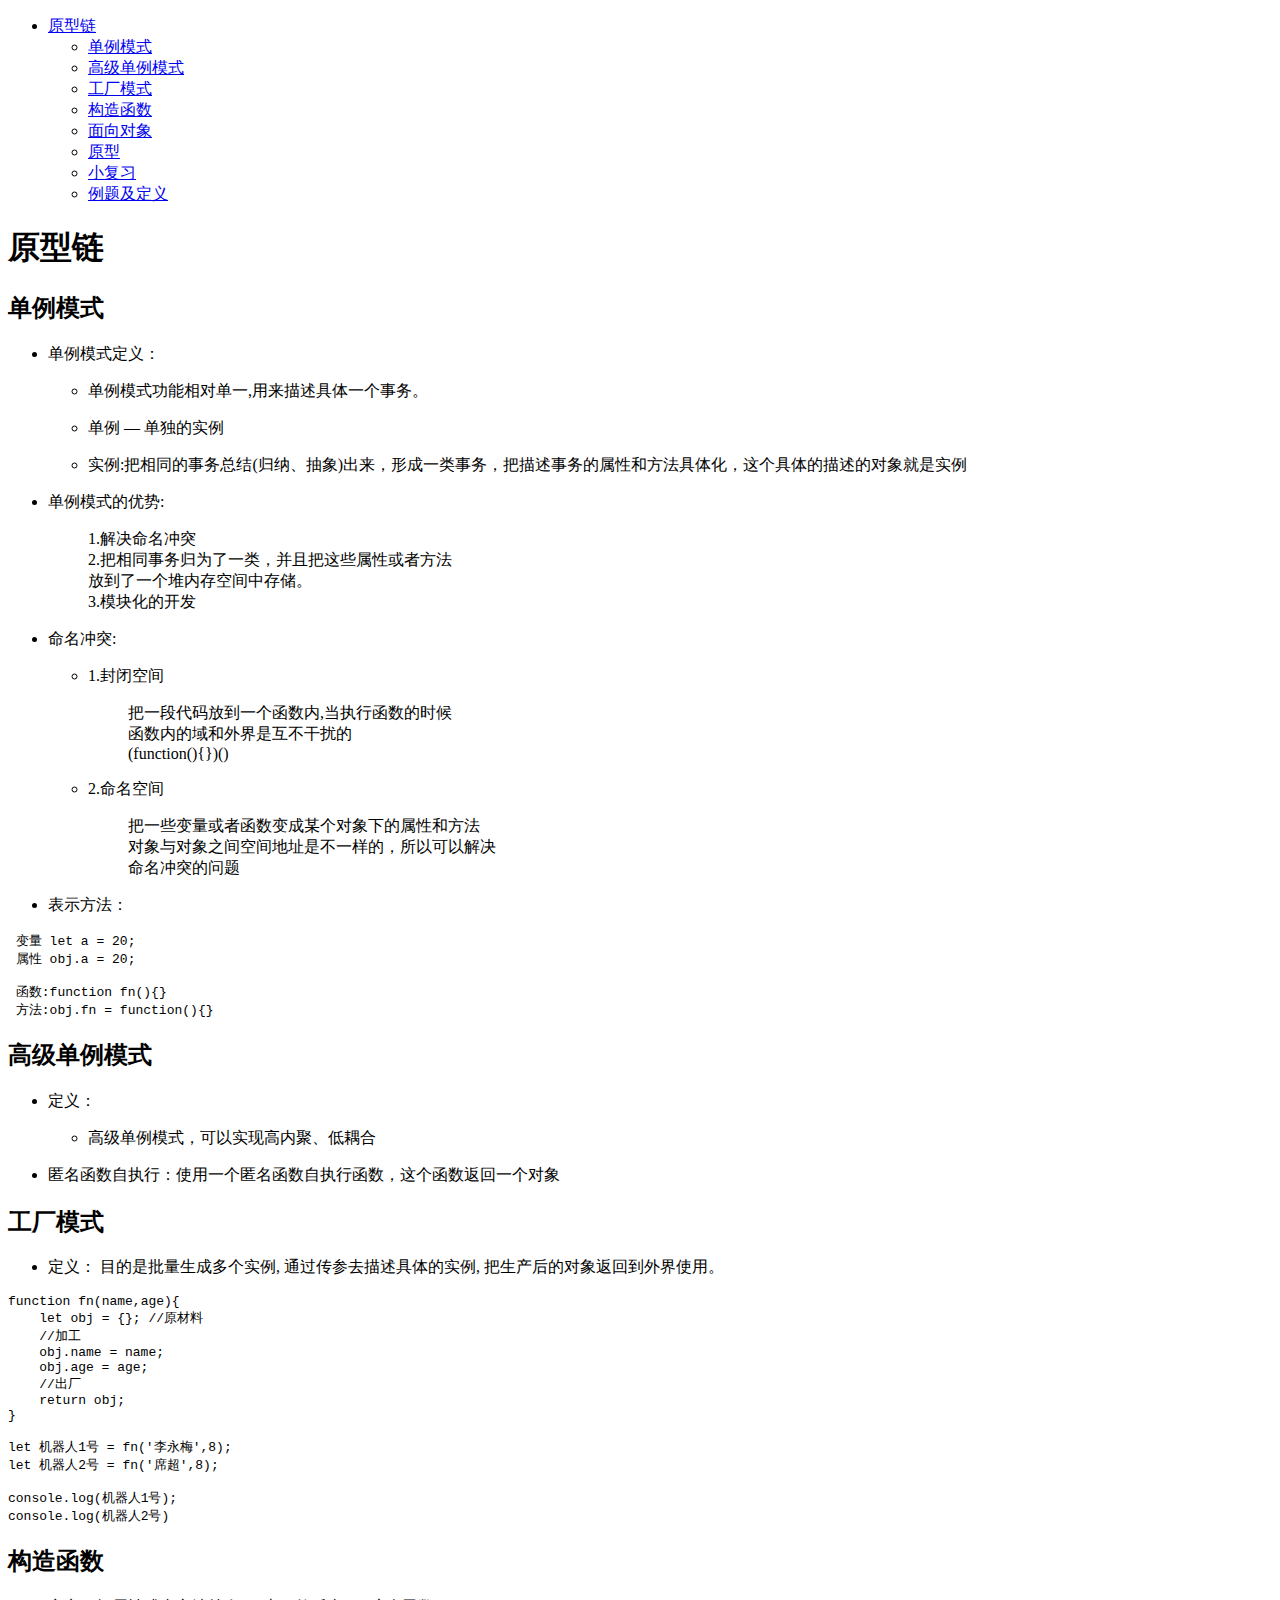
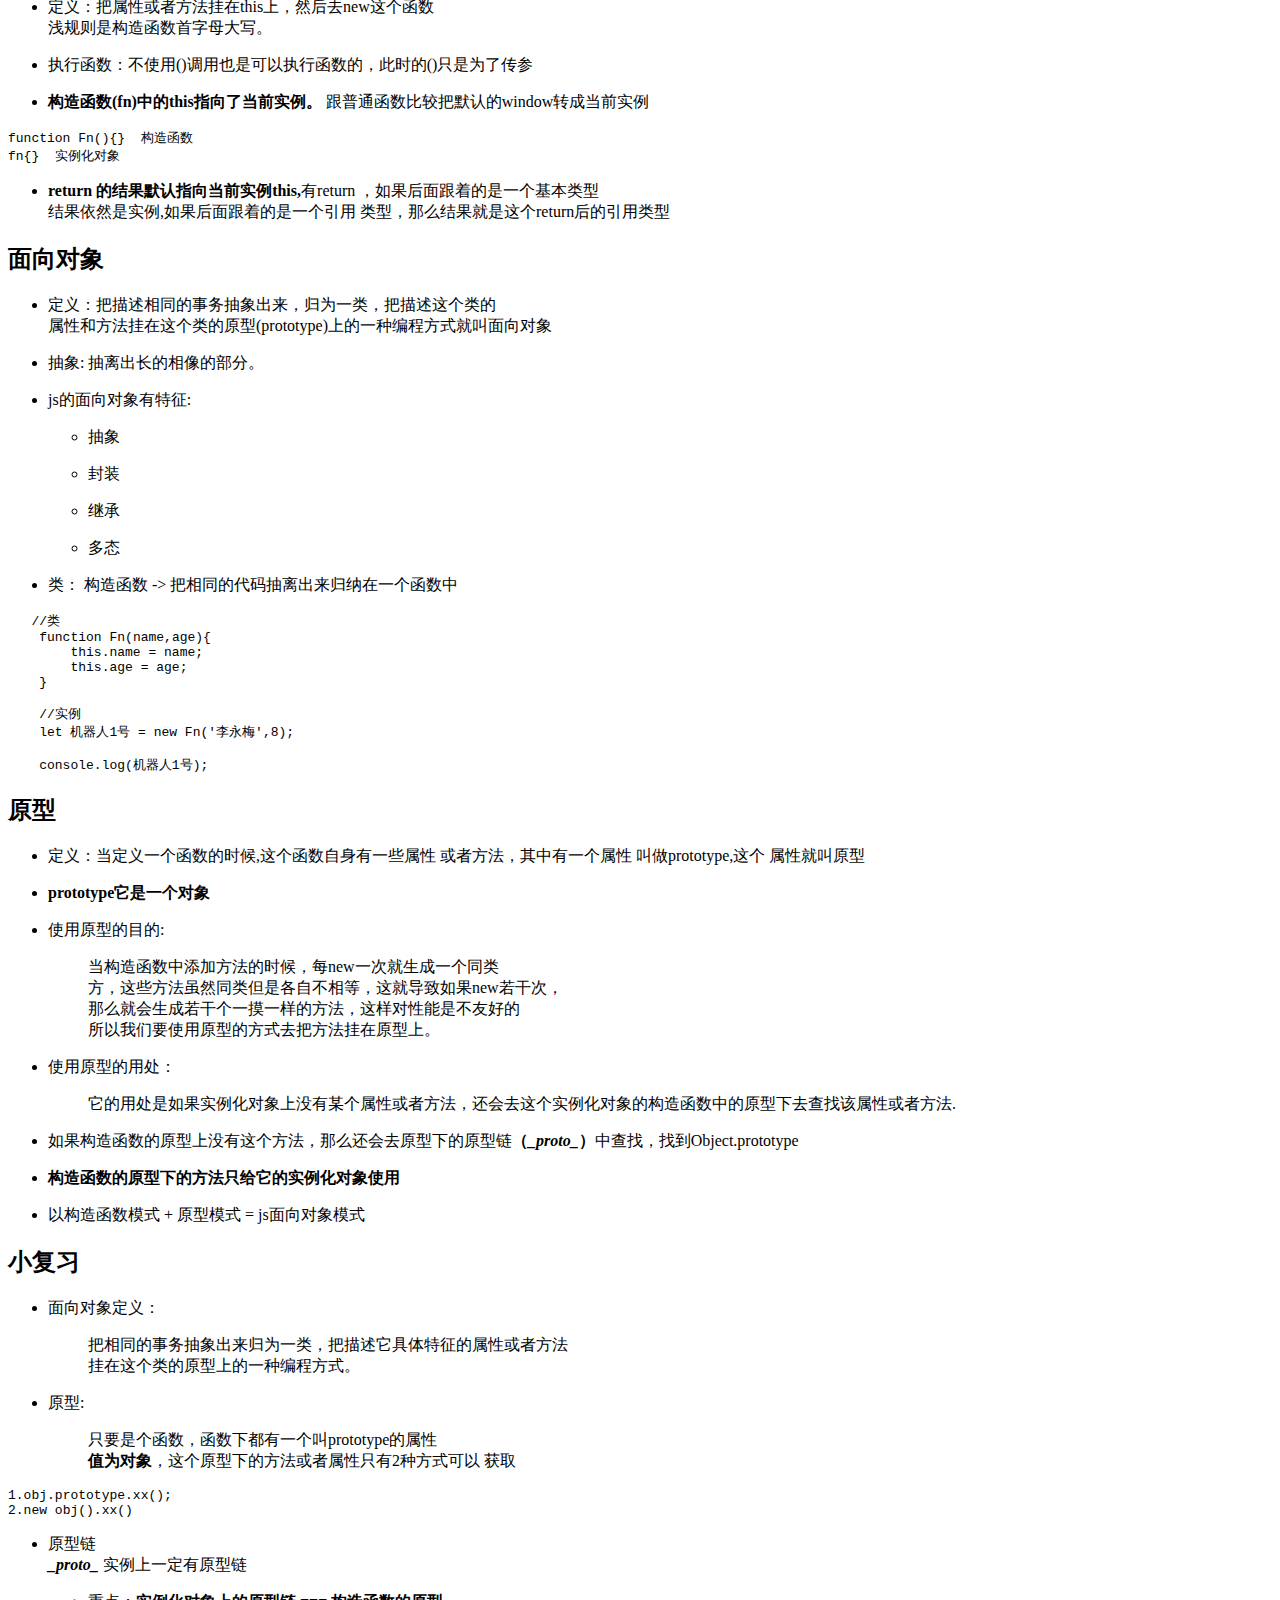
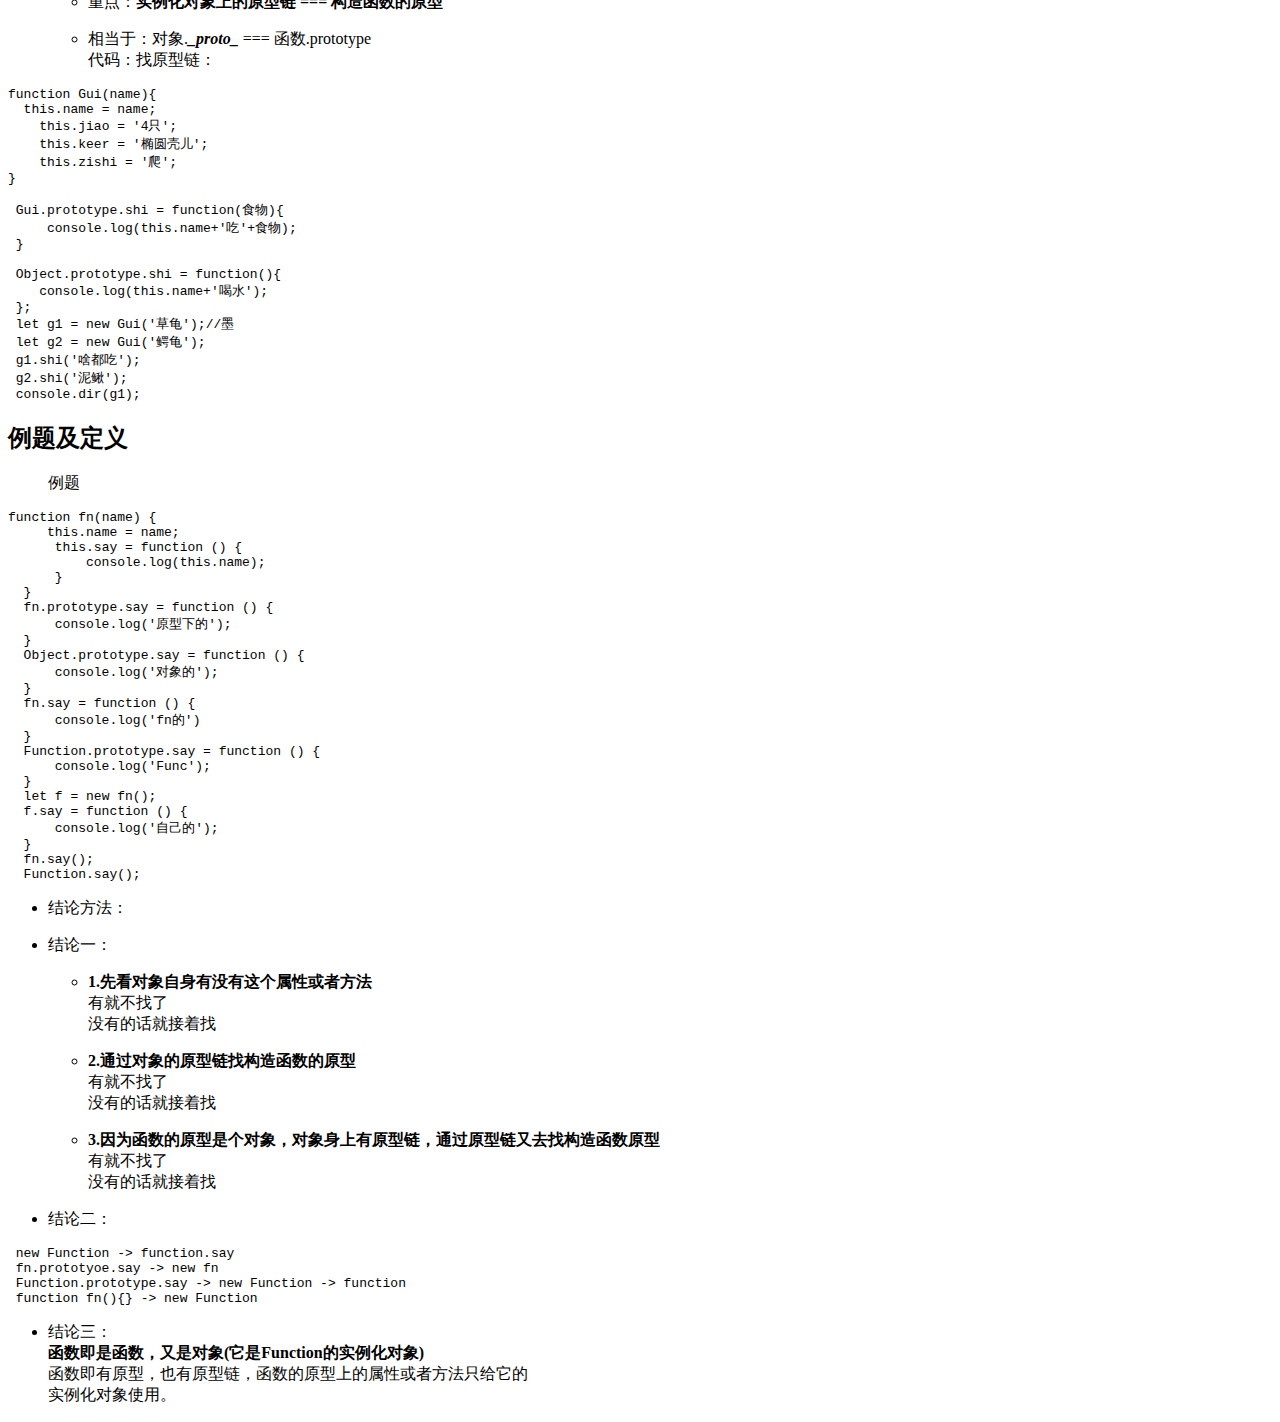
<file: 原型链.html>
<!DOCTYPE html><html><head><title>原型链</title><meta charset='utf-8'><link href='https://cdn.maxiang.io/res-min/themes/marxico.css' rel='stylesheet'><style></style></head><body><div id='preview-contents' class='note-content'>
                        
                    

<div><div class="toc"><div class="toc">
<ul>
<li><a href="#原型链">原型链</a><ul>
<li><a href="#单例模式">单例模式</a></li>
<li><a href="#高级单例模式">高级单例模式</a></li>
<li><a href="#工厂模式">工厂模式</a></li>
<li><a href="#构造函数">构造函数</a></li>
<li><a href="#面向对象">面向对象</a></li>
<li><a href="#原型">原型</a></li>
<li><a href="#小复习">小复习</a></li>
<li><a href="#例题及定义">例题及定义</a></li>
</ul>
</li>
</ul>
</div>
</div>
</div>

<h1 id="原型链">原型链</h1>

<h2 id="单例模式">单例模式</h2>

<ul><li><p>单例模式定义：</p>

<ul>
<li><p>单例模式功能相对单一,用来描述具体一个事务。</p></li>
<li><p>单例 — 单独的实例</p></li>
<li><p>实例:把相同的事务总结(归纳、抽象)出来，形成一类事务，把描述事务的属性和方法具体化，这个具体的描述的对象就是实例</p></li></ul></li>
<li><p>单例模式的优势:</p>

<blockquote>
  <p>1.解决命名冲突 <br>
      2.把相同事务归为了一类，并且把这些属性或者方法 <br>
                放到了一个堆内存空间中存储。 <br>
      3.模块化的开发</p>
</blockquote></li>
<li><p>命名冲突:</p>

<ul>
<li><p>1.封闭空间</p>

<blockquote>
  <p>把一段代码放到一个函数内,当执行函数的时候 <br>
  函数内的域和外界是互不干扰的 <br>
  (function(){})()</p>
</blockquote></li>
<li><p>2.命名空间</p>

<blockquote>
  <p>把一些变量或者函数变成某个对象下的属性和方法 <br>
  对象与对象之间空间地址是不一样的，所以可以解决 <br>
  命名冲突的问题</p>
</blockquote></li></ul></li>
<li><p>表示方法：</p></li>
</ul>

<pre class="prettyprint hljs-dark"><code class="hljs javascript"><div class="hljs-line"> 变量 <span class="hljs-keyword">let</span> a = <span class="hljs-number">20</span>;
</div><div class="hljs-line"> 属性 obj.a = <span class="hljs-number">20</span>;
</div><div class="hljs-line"><wbr>
</div><div class="hljs-line"> 函数:<span class="hljs-function"><span class="hljs-keyword">function</span> <span class="hljs-title">fn</span>(<span class="hljs-params"></span>)</span>{}
</div><div class="hljs-line"> 方法:obj.fn = <span class="hljs-function"><span class="hljs-keyword">function</span>(<span class="hljs-params"></span>)</span>{}
</div></code></pre>



<h2 id="高级单例模式">高级单例模式</h2>

<ul><li><p>定义：</p>

<ul>
<li><p>高级单例模式，可以实现高内聚、低耦合</p></li></ul></li>
<li><p>匿名函数自执行：使用一个匿名函数自执行函数，这个函数返回一个对象 </p></li>
</ul>

<h2 id="工厂模式">工厂模式</h2>

<ul><li><p>定义：  目的是批量生成多个实例,  通过传参去描述具体的实例,  把生产后的对象返回到外界使用。</p></li>
</ul>



<pre class="prettyprint hljs-dark"><code class="hljs gauss"><div class="hljs-line">function <span class="hljs-function"><span class="hljs-keyword">fn</span><span class="hljs-params">(name,age)</span>{</span>
</div><div class="hljs-line"><span class="hljs-function">    <span class="hljs-title">let</span> <span class="hljs-title">obj</span> = {}</span>; <span class="hljs-comment">//原材料</span>
</div><div class="hljs-line">    <span class="hljs-comment">//加工</span>
</div><div class="hljs-line">    obj.name = name;
</div><div class="hljs-line">    obj.age = age;
</div><div class="hljs-line">    <span class="hljs-comment">//出厂</span>
</div><div class="hljs-line">    <span class="hljs-keyword">return</span> obj;
</div><div class="hljs-line">}
</div><div class="hljs-line"><wbr>
</div><div class="hljs-line"><span class="hljs-keyword">let</span> 机器人<span class="hljs-number">1</span>号 = <span class="hljs-function"><span class="hljs-keyword">fn</span><span class="hljs-params">('李永梅',<span class="hljs-number">8</span>)</span></span>;
</div><div class="hljs-line"><span class="hljs-keyword">let</span> 机器人<span class="hljs-number">2</span>号 = <span class="hljs-function"><span class="hljs-keyword">fn</span><span class="hljs-params">('席超',<span class="hljs-number">8</span>)</span></span>;
</div><div class="hljs-line"><wbr>
</div><div class="hljs-line">console.<span class="hljs-built_in">log</span>(机器人<span class="hljs-number">1</span>号);
</div><div class="hljs-line">console.<span class="hljs-built_in">log</span>(机器人<span class="hljs-number">2</span>号)
</div></code></pre>



<h2 id="构造函数">构造函数</h2>

<ul><li><p>定义：把属性或者方法挂在this上，然后去new这个函数 <br>
         浅规则是构造函数首字母大写。</p></li>
<li><p>执行函数：不使用()调用也是可以执行函数的，此时的()只是为了传参</p></li>
<li><p><strong>构造函数(fn)中的this指向了当前实例。</strong> 跟普通函数比较把默认的window转成当前实例</p></li>
</ul>

<pre class="prettyprint hljs-dark"><code class="hljs actionscript"><div class="hljs-line"><span class="hljs-function"><span class="hljs-keyword">function</span> <span class="hljs-title">Fn</span><span class="hljs-params">()</span></span>{}  构造函数
</div><div class="hljs-line">fn{}  实例化对象
</div></code></pre>

<ul><li><p><strong>return 的结果默认指向当前实例this,</strong>有return ，如果后面跟着的是一个基本类型 <br>
结果依然是实例,如果后面跟着的是一个引用 类型，那么结果就是这个return后的引用类型</p></li>
</ul>



<h2 id="面向对象">面向对象</h2>

<ul><li><p>定义：把描述相同的事务抽象出来，归为一类，把描述这个类的 <br>
属性和方法挂在这个类的原型(prototype)上的一种编程方式就叫面向对象</p></li>
<li><p>抽象:  抽离出长的相像的部分。</p></li>
<li><p>js的面向对象有特征:</p>

<ul>
<li><p>抽象</p></li>
<li><p>封装</p></li>
<li><p>继承</p></li>
<li><p>多态</p></li></ul></li>
<li><p>类： 构造函数 -&gt; 把相同的代码抽离出来归纳在一个函数中</p></li>
</ul>



<pre class="prettyprint hljs-dark"><code class="hljs javascript"><div class="hljs-line">   <span class="hljs-comment">//类</span>
</div><div class="hljs-line">    <span class="hljs-function"><span class="hljs-keyword">function</span> <span class="hljs-title">Fn</span>(<span class="hljs-params">name,age</span>)</span>{
</div><div class="hljs-line">        <span class="hljs-keyword">this</span>.name = name;
</div><div class="hljs-line">        <span class="hljs-keyword">this</span>.age = age;
</div><div class="hljs-line">    }
</div><div class="hljs-line"><wbr>
</div><div class="hljs-line">    <span class="hljs-comment">//实例</span>
</div><div class="hljs-line">    <span class="hljs-keyword">let</span> 机器人<span class="hljs-number">1</span>号 = <span class="hljs-keyword">new</span> Fn(<span class="hljs-string">'李永梅'</span>,<span class="hljs-number">8</span>);
</div><div class="hljs-line"><wbr>
</div><div class="hljs-line">    <span class="hljs-built_in">console</span>.log(机器人<span class="hljs-number">1</span>号);
</div></code></pre>



<h2 id="原型">原型</h2>

<ul><li><p>定义：当定义一个函数的时候,这个函数自身有一些属性 或者方法，其中有一个属性       叫做prototype,这个 属性就叫原型</p></li>
<li><p><strong>prototype它是一个对象</strong></p></li>
<li><p>使用原型的目的:</p>

<blockquote>
  <p>当构造函数中添加方法的时候，每new一次就生成一个同类 <br>
      方，这些方法虽然同类但是各自不相等，这就导致如果new若干次， <br>
      那么就会生成若干个一摸一样的方法，这样对性能是不友好的 <br>
      所以我们要使用原型的方式去把方法挂在原型上。</p>
</blockquote></li>
<li><p>使用原型的用处：</p>

<blockquote>
  <p>它的用处是如果实例化对象上没有某个属性或者方法，还会去这个实例化对象的构造函数中的原型下去查找该属性或者方法.</p>
</blockquote></li>
<li><p>如果构造函数的原型上没有这个方法，那么还会去原型下的原型链<strong>（<em>_proto_</em>）</strong>中查找，找到Object.prototype</p></li>
<li><p><strong>构造函数的原型下的方法只给它的实例化对象使用</strong></p></li>
<li><p>以构造函数模式 + 原型模式 = js面向对象模式</p></li>
</ul>

<h2 id="小复习">小复习</h2>

<ul><li><p>面向对象定义：</p>

<blockquote>
  <p>把相同的事务抽象出来归为一类，把描述它具体特征的属性或者方法 <br>
  挂在这个类的原型上的一种编程方式。</p>
</blockquote></li>
<li><p>原型:</p>

<blockquote>
  <p>只要是个函数，函数下都有一个叫prototype的属性 <br>
  <strong>值为对象</strong>，这个原型下的方法或者属性只有2种方式可以 获取</p>
</blockquote></li>
</ul>

<pre class="prettyprint hljs-dark"><code class="hljs css"><div class="hljs-line">1<span class="hljs-selector-class">.obj</span><span class="hljs-selector-class">.prototype</span><span class="hljs-selector-class">.xx</span>();
</div><div class="hljs-line">2<span class="hljs-selector-class">.new</span> <span class="hljs-selector-tag">obj</span>()<span class="hljs-selector-class">.xx</span>()
</div></code></pre>

<ul><li><p>原型链 <br>
   <strong><em>_proto_</em></strong>  实例上一定有原型链</p>

<ul>
<li><p>重点：<strong>实例化对象上的原型链 === 构造函数的原型</strong></p></li>
<li><p>相当于：对象.<strong><em>_proto_</em></strong> === 函数.prototype <br>
代码：找原型链：</p></li></ul></li>
</ul>

<pre class="prettyprint hljs-dark"><code class="hljs javascript"><div class="hljs-line"><span class="hljs-function"><span class="hljs-keyword">function</span> <span class="hljs-title">Gui</span>(<span class="hljs-params">name</span>)</span>{
</div><div class="hljs-line">  <span class="hljs-keyword">this</span>.name = name;
</div><div class="hljs-line">    <span class="hljs-keyword">this</span>.jiao = <span class="hljs-string">'4只'</span>;
</div><div class="hljs-line">    <span class="hljs-keyword">this</span>.keer = <span class="hljs-string">'椭圆壳儿'</span>;
</div><div class="hljs-line">    <span class="hljs-keyword">this</span>.zishi = <span class="hljs-string">'爬'</span>;
</div><div class="hljs-line">}
</div><div class="hljs-line"><wbr>
</div><div class="hljs-line"> Gui.prototype.shi = <span class="hljs-function"><span class="hljs-keyword">function</span>(<span class="hljs-params">食物</span>)</span>{
</div><div class="hljs-line">     <span class="hljs-built_in">console</span>.log(<span class="hljs-keyword">this</span>.name+<span class="hljs-string">'吃'</span>+食物);
</div><div class="hljs-line"> }
</div><div class="hljs-line"><wbr>
</div><div class="hljs-line"> <span class="hljs-built_in">Object</span>.prototype.shi = <span class="hljs-function"><span class="hljs-keyword">function</span>(<span class="hljs-params"></span>)</span>{
</div><div class="hljs-line">    <span class="hljs-built_in">console</span>.log(<span class="hljs-keyword">this</span>.name+<span class="hljs-string">'喝水'</span>);
</div><div class="hljs-line"> };
</div><div class="hljs-line"> <span class="hljs-keyword">let</span> g1 = <span class="hljs-keyword">new</span> Gui(<span class="hljs-string">'草龟'</span>);<span class="hljs-comment">//墨</span>
</div><div class="hljs-line"> <span class="hljs-keyword">let</span> g2 = <span class="hljs-keyword">new</span> Gui(<span class="hljs-string">'鳄龟'</span>);
</div><div class="hljs-line"> g1.shi(<span class="hljs-string">'啥都吃'</span>);
</div><div class="hljs-line"> g2.shi(<span class="hljs-string">'泥鳅'</span>);
</div><div class="hljs-line"> <span class="hljs-built_in">console</span>.dir(g1);
</div></code></pre>



<h2 id="例题及定义">例题及定义</h2>

<blockquote>
  <p>例题</p>
</blockquote>



<pre class="prettyprint hljs-dark"><code class="hljs javascript"><div class="hljs-line"><span class="hljs-function"><span class="hljs-keyword">function</span> <span class="hljs-title">fn</span>(<span class="hljs-params">name</span>) </span>{
</div><div class="hljs-line">     <span class="hljs-keyword">this</span>.name = name;
</div><div class="hljs-line">      <span class="hljs-keyword">this</span>.say = <span class="hljs-function"><span class="hljs-keyword">function</span> (<span class="hljs-params"></span>) </span>{
</div><div class="hljs-line">          <span class="hljs-built_in">console</span>.log(<span class="hljs-keyword">this</span>.name);
</div><div class="hljs-line">      }
</div><div class="hljs-line">  }
</div><div class="hljs-line">  fn.prototype.say = <span class="hljs-function"><span class="hljs-keyword">function</span> (<span class="hljs-params"></span>) </span>{
</div><div class="hljs-line">      <span class="hljs-built_in">console</span>.log(<span class="hljs-string">'原型下的'</span>);
</div><div class="hljs-line">  }
</div><div class="hljs-line">  <span class="hljs-built_in">Object</span>.prototype.say = <span class="hljs-function"><span class="hljs-keyword">function</span> (<span class="hljs-params"></span>) </span>{
</div><div class="hljs-line">      <span class="hljs-built_in">console</span>.log(<span class="hljs-string">'对象的'</span>);
</div><div class="hljs-line">  }
</div><div class="hljs-line">  fn.say = <span class="hljs-function"><span class="hljs-keyword">function</span> (<span class="hljs-params"></span>) </span>{
</div><div class="hljs-line">      <span class="hljs-built_in">console</span>.log(<span class="hljs-string">'fn的'</span>)
</div><div class="hljs-line">  }
</div><div class="hljs-line">  <span class="hljs-built_in">Function</span>.prototype.say = <span class="hljs-function"><span class="hljs-keyword">function</span> (<span class="hljs-params"></span>) </span>{
</div><div class="hljs-line">      <span class="hljs-built_in">console</span>.log(<span class="hljs-string">'Func'</span>);
</div><div class="hljs-line">  }
</div><div class="hljs-line">  <span class="hljs-keyword">let</span> f = <span class="hljs-keyword">new</span> fn();
</div><div class="hljs-line">  f.say = <span class="hljs-function"><span class="hljs-keyword">function</span> (<span class="hljs-params"></span>) </span>{
</div><div class="hljs-line">      <span class="hljs-built_in">console</span>.log(<span class="hljs-string">'自己的'</span>);
</div><div class="hljs-line">  }
</div><div class="hljs-line">  fn.say();
</div><div class="hljs-line">  <span class="hljs-built_in">Function</span>.say();
</div></code></pre>

<ul><li><p>结论方法：</p></li>
<li><p>结论一：</p>

<ul>
<li><p><strong>1.先看对象自身有没有这个属性或者方法</strong> <br>
    有就不找了 <br>
    没有的话就接着找</p></li>
<li><p><strong>2.通过对象的原型链找构造函数的原型</strong> <br>
    有就不找了 <br>
    没有的话就接着找</p></li>
<li><p><strong>3.因为函数的原型是个对象，对象身上有原型链，通过原型链又去找构造函数原型</strong> <br>
    有就不找了 <br>
    没有的话就接着找</p></li></ul></li>
<li><p>结论二：</p></li>
</ul>

<pre class="prettyprint hljs-dark"><code class="hljs fortran"><div class="hljs-line"> new <span class="hljs-function"><span class="hljs-keyword">Function</span></span> -&gt; <span class="hljs-function"><span class="hljs-keyword">function</span>.<span class="hljs-title">say</span></span>
</div><div class="hljs-line"> fn.prototyoe.say -&gt; new fn
</div><div class="hljs-line"> <span class="hljs-function"><span class="hljs-keyword">Function</span>.<span class="hljs-title">prototype</span></span>.say -&gt; new <span class="hljs-function"><span class="hljs-keyword">Function</span></span> -&gt; <span class="hljs-function"><span class="hljs-keyword">function</span></span>
</div><div class="hljs-line"> <span class="hljs-function"><span class="hljs-keyword">function</span></span> fn(){} -&gt; new <span class="hljs-function"><span class="hljs-keyword">Function</span></span>
</div></code></pre>

<ul><li><p>结论三： <br>
<strong>函数即是函数，又是对象(它是Function的实例化对象)</strong> <br>
函数即有原型，也有原型链，函数的原型上的属性或者方法只给它的 <br>
实例化对象使用。</p></li>
</ul></div></body></html>
</file>
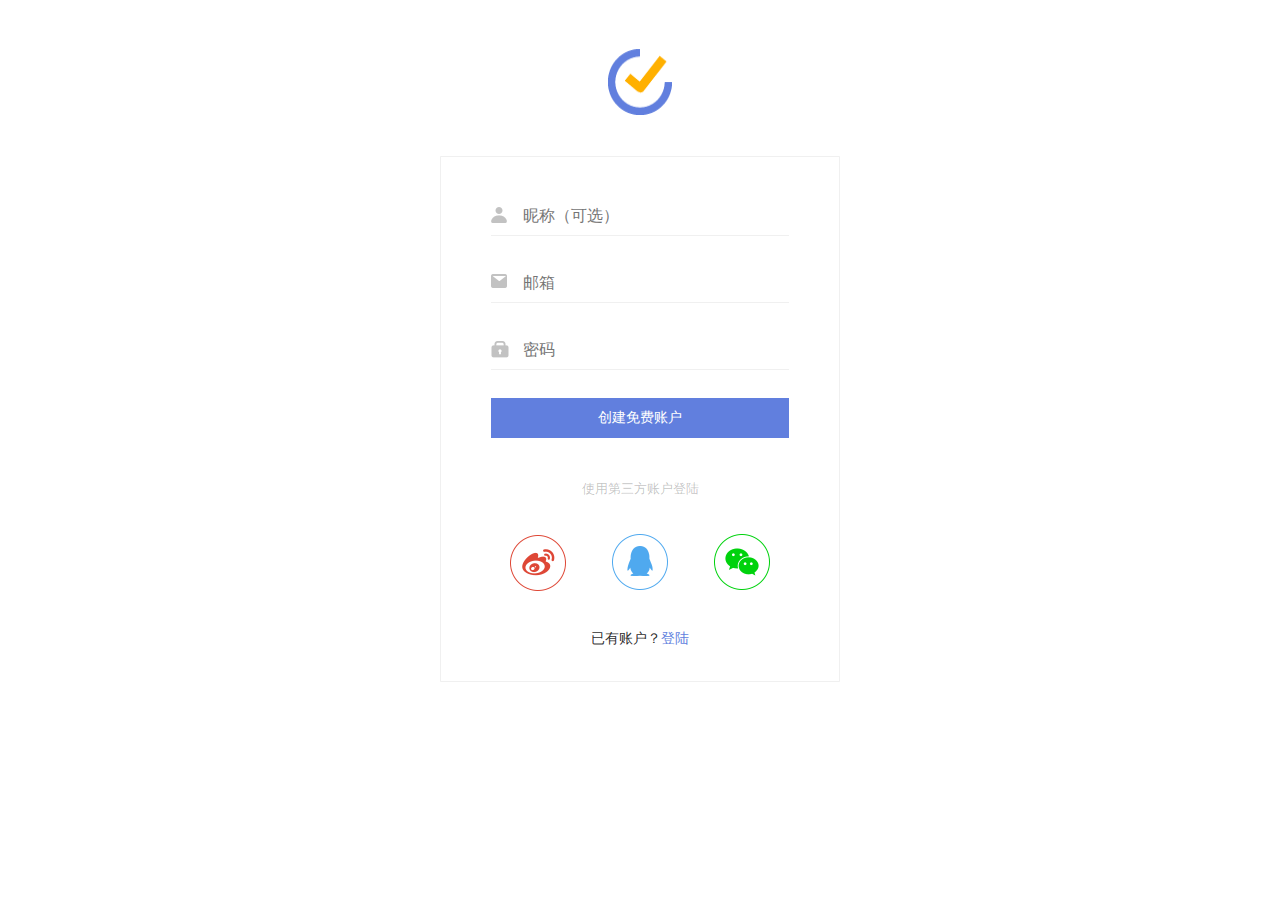
<file: 二卓面/注册.html>
<!DOCTYPE html>
<html lang="en">

<head>
    <meta charset="UTF-8">
    <meta name="viewport" content="width=device-width, initial-scale=1.0">
    <meta http-equiv="X-UA-Compatible" content="ie=edge">
    <title>注册</title>
    <link rel="stylesheet" href="./less/zhuce.css">
</head>

<body>
    <div id="a1">
        <div id="a2">
            <div id="a3">
                <img src="./img/logo (2).png" alt="">
            </div>
            <div id="a4">
                <div id="b">
                    <div id="b0">
                        <div>
                            <span><img src="./img/sign-icons-88_hr.png" alt=""></span>
                            <input type="text" name="name" autocomplete="on" autofocus value
                                placeholder="昵称（可选）" />
                        </div>

                    </div>
                    <div id="b1">
                        <div>
                            <span><img src="./img/sign-icons-22_hx.png" alt=""></span>
                            <input type="email" name="email" autocomplete="on" autofocus novalidate="false" value
                                placeholder="邮箱" />
                        </div>

                    </div>
                    <div id="b2">
                        <div>
                            <span><img src="./img/sign-icons-11_hs.png" alt=""></span>
                            <input type="password" name="password" value placeholder="密码" />
                        </div>
                    </div>
                    <div id="b3">
                        <button>创建免费账户</button>
                    </div>
                </div>
                <div id="c">
                        <div>使用第三方账户登陆</div>
                        <ul>
                            <li>
                                <a href=""><img src="./img/wb.png" alt=""></a>
                            </li>
                            <li id="zhong">
                                <a href=""><img src="./img/qq.png" alt=""></a>
                            </li>
                            <li>
                                <a href=""><img src="./img/wx.png" alt=""></a>
                            </li>
                        </ul>
                </div>
                <div id="d">
                    <span>已有账户？<a href="">登陆</a></span>
                </div>
            </div>
        </div>
    </div>
</body>

</html>
</file>
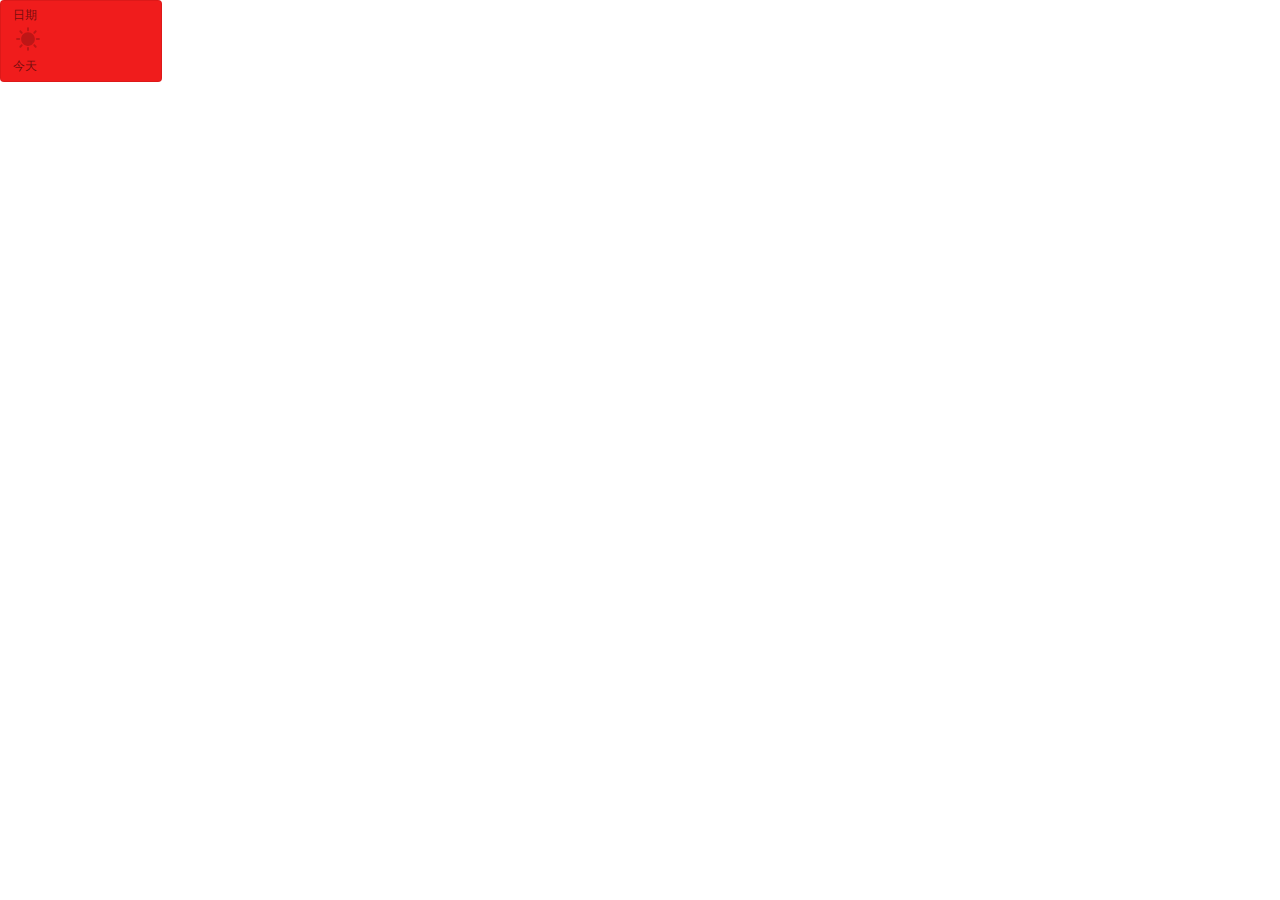
<file: 二卓面/浮框.html>
<!DOCTYPE html>
<html lang="en">

<head>
    <meta charset="UTF-8">
    <meta name="viewport" content="width=device-width, initial-scale=1.0">
    <meta http-equiv="X-UA-Compatible" content="ie=edge">
    <link rel="shortcut icon" type="images/x-icon" href="./img/logo (2).png">
    <link rel="stylesheet" href="./less/fukuang.css">
    <title>浮框</title>
</head>

<body>
    <div id="xfk">
        <div id="xfk_o">
            <p>日期</p>
            <div>
                <svg class="i-mid ">
                    <use xlink:href="#quick-today">
                            <svg xmlns="http://www.w3.org/2000/svg" xmlns:xlink="http://www.w3.org/1999/xlink" viewBox="0 0 24 24" id="quick-today">

                                <path class="st0" d="M12,17.5c-3.1,0-5.5-2.5-5.5-5.5S8.9,6.5,12,6.5s5.5,2.5,5.5,5.5S15.1,17.5,12,17.5z M12,2.5  c0.4,0,0.8,0.4,0.8,0.8v1.6c0,0.4-0.4,0.8-0.8,0.8s-0.8-0.4-0.8-0.8V3.3C11.2,2.9,11.6,2.5,12,2.5z M12,18.3c0.4,0,0.8,0.4,0.8,0.8  v1.6c0,0.4-0.4,0.8-0.8,0.8s-0.8-0.4-0.8-0.8v-1.6C11.2,18.7,11.6,18.3,12,18.3z M18.7,5.3c0.3,0.3,0.3,0.8,0,1.1l-1.1,1.1  c-0.3,0.3-0.8,0.3-1.1,0c-0.3-0.3-0.3-0.8,0-1.1l1.1-1.1C17.9,5,18.4,5,18.7,5.3z M7.5,16.5c0.3,0.3,0.3,0.8,0,1.1l-1.1,1.1  c-0.3,0.3-0.8,0.3-1.1,0c-0.3-0.3-0.3-0.8,0-1.1l1.1-1.1C6.7,16.2,7.2,16.2,7.5,16.5z M21.5,12c0,0.4-0.4,0.8-0.8,0.8h-1.6  c-0.4,0-0.8-0.4-0.8-0.8s0.4-0.8,0.8-0.8h1.6C21.1,11.2,21.5,11.6,21.5,12z M5.7,12c0,0.4-0.4,0.8-0.8,0.8H3.3  c-0.4,0-0.8-0.4-0.8-0.8s0.4-0.8,0.8-0.8h1.6C5.3,11.2,5.7,11.6,5.7,12z M18.7,18.7c-0.3,0.3-0.8,0.3-1.1,0l-1.1-1.1  c-0.3-0.3-0.3-0.8,0-1.1c0.3-0.3,0.8-0.3,1.1,0l1.1,1.1C19,17.9,19,18.4,18.7,18.7z M7.5,7.5c-0.3,0.3-0.8,0.3-1.1,0L5.3,6.4  C5,6.1,5,5.6,5.3,5.3s0.8-0.3,1.1,0l1.1,1.1C7.8,6.7,7.8,7.2,7.5,7.5z"></path>
                            </svg>
                    </use>
                </svg>
                <div class="riqi"><span>今天</span></div>
            </div>
        </div>
    </div>
</body>

</html>
</file>
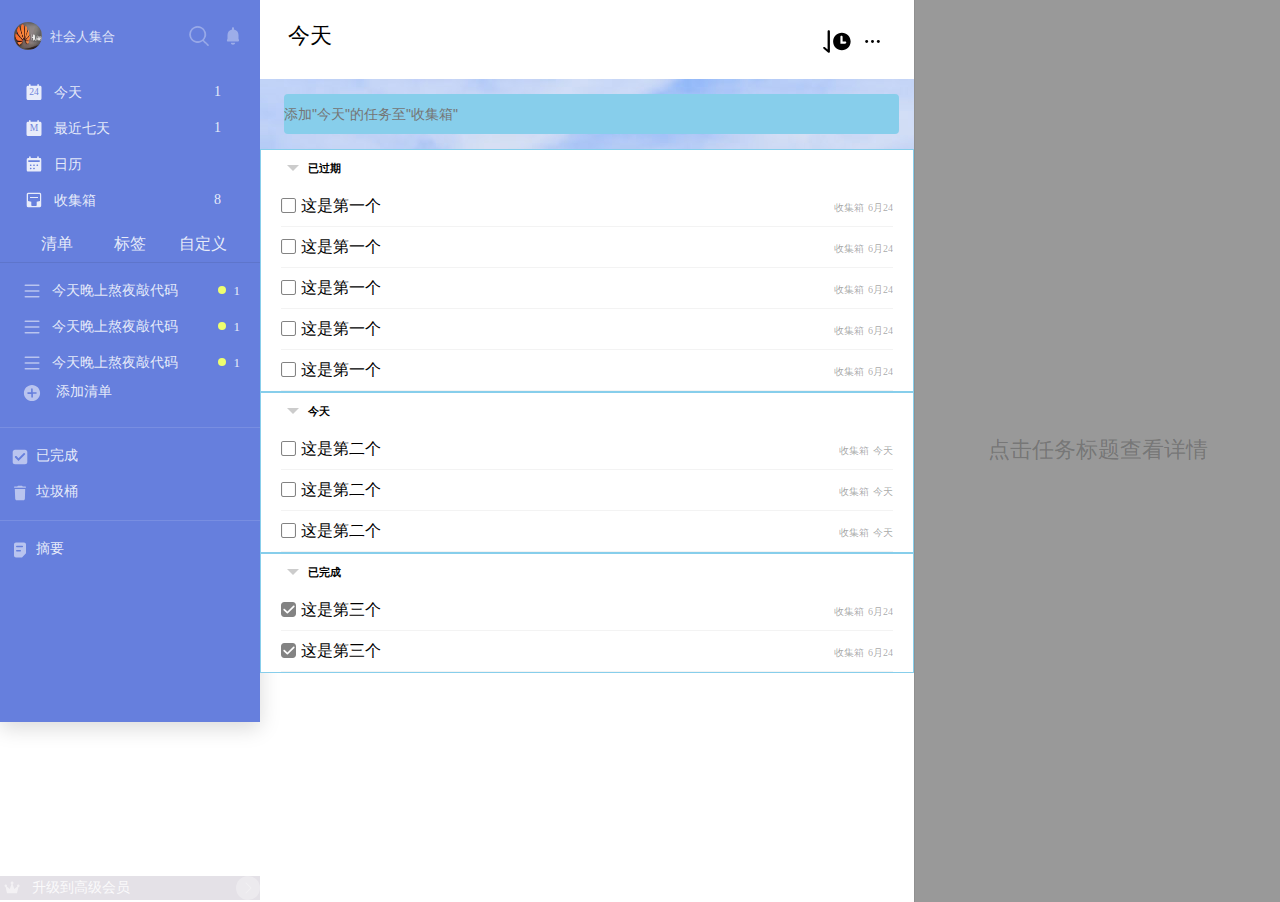
<file: 二卓面/滴答2.html>
<!DOCTYPE html>
<html lang="en">

<head>
    <meta charset="UTF-8">
    <meta name="viewport" content="width=device-width, initial-scale=1.0">
    <meta http-equiv="X-UA-Compatible" content="ie=edge">
    <title>滴答2</title>
    <link rel="shortcut icon" type="images/x-icon" href="./img/logo (2).png">
    <link rel="stylesheet" href="./less/dida2.css">
</head>

<body>
    <div id="div_l">
        <div id="div_left_top">
            <div id="xx">
                <a href="">
                    <img src="./img/dalogo.png" alt="">
                    <span>社会人集合</span>
                </a>
                <!-- 左边用户隐藏框 -->
                <div id="hidden_l_yonghu">
                    <ul>
                        <li class="li_yc"><a href="">同步</a></li>
                        <li class="li_yc"><a href="">设置</a></li>
                        <li class="li_yc"><a href="">统计</a></li>
                        <div class="gang"></div>
                        <li class="li_yc"><a href="">首页</a></li>
                        <li class="li_yc"><a href="">高级会员</a></li>
                        <li class="li_yc"><a href="">帮助中心</a></li>
                        <div class="gang"></div>
                        <li class="li_yc"><a href="">退出登录</a></li>
                        <div class="gang"></div>
                        <li class="li_yc">
                            <div id="yingyong">
                                <span>应用</span>
                                <div></div>
                            </div>
                        </li>
                        <li class="li_ycz"><a href="">查看更新日志</a></li>

                    </ul>
                </div>
            </div>
            <div id="yc">
                <a class="power-tip" title="消息">
                    <svg class="icon-notification i-1">
                        <use xlink:href="#notification">
                            <svg xmlns="http://www.w3.org/2000/svg" xmlns:xlink="http://www.w3.org/1999/xlink"
                                viewBox="0 0 24 24" id="notification">

                                <path id="notification_Combined-Shape" class="st0"
                                    d="M13,5.5c2.6,0.5,4.5,2.7,4.5,5.4v3.8l0.5,1.4c0.2,0.5,0,1.1-0.6,1.3  c-0.1,0-0.2,0.1-0.4,0.1H6.9c-0.6,0-1-0.4-1-1c0-0.1,0-0.3,0.1-0.4l0.5-1.4v-3.8c0-2.7,1.9-4.9,4.5-5.4V4.3c0-0.6,0.4-1,1-1  c0.6,0,1,0.4,1,1V5.5z M9.8,18.7h4.4c-0.1,1.1-1,2-2.2,2S9.9,19.8,9.8,18.7z">
                                </path>
                            </svg>
                        </use>
                    </svg>
                    <span class="badge">0</span>
                </a>
            </div>
            <a class="t-search" href="">
                <img class="i-1" src="./img/1.png" alt="">
            </a>
        </div>
        <div id="div_left_list">
            <section id="tads_1">
                <ul>
                    <li id="project_box1">
                        <a href="">
                            <svg class="icon-today-list">
                                <use xlink:href="#today-list">
                                    <svg xmlns="http://www.w3.org/2000/svg" xmlns:xlink="http://www.w3.org/1999/xlink"
                                        viewBox="0 0 24 24" id="today-list">

                                        <path id="today-list_path-1-path" class="st0"
                                            d="M17,5.8h0.7c0.6,0,0.9,0.1,1.1,0.2s0.4,0.3,0.5,0.5s0.2,0.5,0.2,1.1v10.5  c0,0.6-0.1,0.9-0.2,1.1s-0.3,0.4-0.5,0.5s-0.5,0.2-1.1,0.2H6.3c-0.6,0-0.9-0.1-1.1-0.2s-0.4-0.3-0.5-0.5s-0.2-0.5-0.2-1.1V7.6  c0-0.6,0.1-0.9,0.2-1.1S5,6.1,5.2,5.9s0.5-0.2,1.1-0.2H7V4.9c0-0.5,0.4-0.8,0.8-0.8c0.4,0,0.8,0.4,0.8,0.8v0.8h6.7V4.9  c0-0.5,0.4-0.8,0.8-0.8c0.5,0,0.8,0.4,0.8,0.8v0.9H17z">
                                        </path>
                                    </svg>
                                </use>
                            </svg>
                            <div id="div_yc">
                                <span id="inner_date">24</span>
                            </div>
                            <span>今天</span>
                            <span id="span_yf">1</span>
                        </a>
                    </li>
                    <li id="project_box2">
                        <a href="">
                            <svg class="icon-today-list">
                                <use xlink:href="#today-list">
                                    <svg xmlns="http://www.w3.org/2000/svg" xmlns:xlink="http://www.w3.org/1999/xlink"
                                        viewBox="0 0 24 24" id="today-list">

                                        <path id="today-list_path-1-path" class="st0"
                                            d="M17,5.8h0.7c0.6,0,0.9,0.1,1.1,0.2s0.4,0.3,0.5,0.5s0.2,0.5,0.2,1.1v10.5  c0,0.6-0.1,0.9-0.2,1.1s-0.3,0.4-0.5,0.5s-0.5,0.2-1.1,0.2H6.3c-0.6,0-0.9-0.1-1.1-0.2s-0.4-0.3-0.5-0.5s-0.2-0.5-0.2-1.1V7.6  c0-0.6,0.1-0.9,0.2-1.1S5,6.1,5.2,5.9s0.5-0.2,1.1-0.2H7V4.9c0-0.5,0.4-0.8,0.8-0.8c0.4,0,0.8,0.4,0.8,0.8v0.8h6.7V4.9  c0-0.5,0.4-0.8,0.8-0.8c0.5,0,0.8,0.4,0.8,0.8v0.9H17z">
                                        </path>
                                    </svg>
                                </use>
                            </svg>
                            <div id="div_yc">
                                <span id="inner_date">M</span>
                            </div>
                            <span>最近七天</span>
                            <span id="span_yf">1</span>
                        </a>
                    </li>
                    <li id="project_box3">
                        <a href="">
                            <svg class="icon-calendar-list">
                                <use xlink:href="#calendar-list">
                                    <svg xmlns="http://www.w3.org/2000/svg" xmlns:xlink="http://www.w3.org/1999/xlink"
                                        viewBox="0 0 24 24" id="calendar-list">

                                        <path class="st0"
                                            d="M16.9,5.9h0.3c0.8,0,1,0.1,1.3,0.2c0.3,0.1,0.5,0.4,0.6,0.6s0.2,0.6,0.2,1.3v9.5c0,0.8-0.1,1-0.2,1.3  c-0.1,0.3-0.4,0.5-0.6,0.6c-0.3,0.1-0.6,0.2-1.3,0.2H6.8c-0.8,0-1-0.1-1.3-0.2S5,19.2,4.9,18.9c-0.1-0.3-0.2-0.6-0.2-1.3V8.1  c0-0.8,0.1-1,0.2-1.3s0.4-0.5,0.6-0.6s0.6-0.2,1.3-0.2h0.3V5.1c0-0.5,0.4-0.8,0.8-0.8c0.5,0,0.8,0.4,0.8,0.8v0.8h6.5V5.1  c0-0.5,0.4-0.8,0.8-0.8c0.5,0,0.8,0.4,0.8,0.8V5.9z M6.3,8.3V10h11.4V8.3H6.3z M8.4,12.4c-0.3,0-0.5,0.2-0.5,0.5v0.6  c0,0.3,0.2,0.5,0.5,0.5H9c0.3,0,0.5-0.2,0.5-0.5v-0.6c0-0.3-0.2-0.5-0.5-0.5H8.4z M11.7,12.4c-0.3,0-0.5,0.2-0.5,0.5v0.6  c0,0.3,0.2,0.5,0.5,0.5h0.6c0.3,0,0.5-0.2,0.5-0.5v-0.6c0-0.3-0.2-0.5-0.5-0.5H11.7z M15,12.4c-0.3,0-0.5,0.2-0.5,0.5v0.6  c0,0.3,0.2,0.5,0.5,0.5h0.6c0.3,0,0.5-0.2,0.5-0.5v-0.6c0-0.3-0.2-0.5-0.5-0.5H15z M8.4,15.7c-0.3,0-0.5,0.2-0.5,0.5v0.6  c0,0.3,0.2,0.5,0.5,0.5H9c0.3,0,0.5-0.2,0.5-0.5v-0.6c0-0.3-0.2-0.5-0.5-0.5H8.4z M11.7,15.7c-0.3,0-0.5,0.2-0.5,0.5v0.6  c0,0.3,0.2,0.5,0.5,0.5h0.6c0.3,0,0.5-0.2,0.5-0.5v-0.6c0-0.3-0.2-0.5-0.5-0.5H11.7z">
                                        </path>
                                    </svg>
                                </use>
                            </svg>
                            <span>日历</span>
                        </a>
                    </li>
                    <li id="project_box4">
                        <a href="">
                            <svg class="icon-inbox-list">
                                <use xlink:href="#inbox-list">
                                    <svg xmlns="http://www.w3.org/2000/svg" xmlns:xlink="http://www.w3.org/1999/xlink"
                                        viewBox="0 0 24 24" id="inbox-list">

                                        <path id="inbox-list_形状" class="st0"
                                            d="M6.9,4.7c-0.7,0-1.1,0.1-1.4,0.2C5.3,5.1,5.1,5.3,4.9,5.6C4.8,5.9,4.7,6.2,4.7,6.9v10.1  c0,0.7,0.1,1.1,0.2,1.4c0.1,0.3,0.4,0.5,0.6,0.6c0.3,0.2,0.6,0.2,1.4,0.2h10.1c0.7,0,1.1-0.1,1.4-0.2c0.3-0.1,0.5-0.4,0.6-0.6  c0.2-0.3,0.2-0.6,0.2-1.4V6.9c0-0.7-0.1-1.1-0.2-1.4c-0.1-0.3-0.4-0.5-0.6-0.6c-0.3-0.2-0.6-0.2-1.4-0.2H6.9z M14.7,13.8v3.5  c0,0.4-0.3,0.7-0.7,0.7h-4c-0.4,0-0.7-0.3-0.7-0.7v-3.5L6,13V6.6C6,6.3,6.3,6,6.6,6h10.7C17.7,6,18,6.3,18,6.6V13L14.7,13.8z M8,8.9  v1.2H16V8.9H8z">
                                        </path>
                                    </svg>
                                </use>
                            </svg>
                            <!-- <div id="div_yc">
                                        <span id="inner_date">M</span>
                                    </div> -->
                            <span>收集箱</span>
                            <span id="span_yf">8</span>
                        </a>
                    </li>
                </ul>
            </section>
            <div id="tabs_2">
                <div id="l_l">
                    <a href="">
                        <span>清单</span>
                    </a>
                    <a href="">
                        <span>标签</span>
                    </a>
                    <a href="">
                        <span>自定义</span>
                    </a>
                </div>
                <div id="l_z">
                    <section>
                        <div id="l_z1">
                            <ul>
                                <li>
                                    <a href="">
                                        <span id="span1">
                                            <svg class="icon-normal-list normal-icon active-icon">
                                                <use xlink:href="#normal-list">
                                                    <svg xmlns="http://www.w3.org/2000/svg"
                                                        xmlns:xlink="http://www.w3.org/1999/xlink" viewBox="0 0 24 24"
                                                        id="normal-list">

                                                        <path id="normal-list_Fill-3" class="st0"
                                                            d="M5.3,7h13.5c0.4,0,0.8-0.3,0.8-0.8l0,0c0-0.4-0.3-0.8-0.8-0.8H5.3c-0.4,0-0.8,0.3-0.8,0.8l0,0  C4.5,6.7,4.8,7,5.3,7z">
                                                        </path>
                                                        <path id="normal-list_Fill-4" class="st0"
                                                            d="M5.3,12.8h13.5c0.4,0,0.8-0.3,0.8-0.8l0,0c0-0.4-0.3-0.8-0.8-0.8H5.3c-0.4,0-0.8,0.3-0.8,0.8l0,0  C4.5,12.4,4.8,12.8,5.3,12.8z">
                                                        </path>
                                                        <path id="normal-list_Fill-5" class="st0"
                                                            d="M5.3,18.5h13.5c0.4,0,0.8-0.3,0.8-0.8l0,0c0-0.4-0.3-0.8-0.8-0.8H5.3c-0.4,0-0.8,0.3-0.8,0.8l0,0  C4.5,18.2,4.8,18.5,5.3,18.5z">
                                                        </path>
                                                    </svg>
                                                </use>
                                            </svg>
                                        </span>
                                        <span id="span2">今天晚上熬夜敲代码</span>
                                        <span id="yf_ddd">
                                            <svg class="icon-more-for-folder">
                                                <use xlink:href="#more-for-folder">
                                                    <svg xmlns="http://www.w3.org/2000/svg"
                                                        xmlns:xlink="http://www.w3.org/1999/xlink" viewBox="0 0 24 24"
                                                        id="more-for-folder">
                                                        <circle id="more-for-folder_Oval-69" cx="8" cy="12" r="1">
                                                        </circle>
                                                        <circle id="more-for-folder_Oval-69-Copy" cx="12" cy="12" r="1">
                                                        </circle>
                                                        <circle id="more-for-folder_Oval-69-Copy-2" cx="16" cy="12"
                                                            r="1"></circle>
                                                    </svg>
                                                </use>
                                            </svg>
                                        </span>
                                        <span id="span_shu">1</span>
                                        <div id="l_z_dian"></div>
                                    </a>
                                </li>
                                <li>
                                    <a href="">
                                        <span id="span1">
                                            <svg class="icon-normal-list normal-icon active-icon">
                                                <use xlink:href="#normal-list">
                                                    <svg xmlns="http://www.w3.org/2000/svg"
                                                        xmlns:xlink="http://www.w3.org/1999/xlink" viewBox="0 0 24 24"
                                                        id="normal-list">

                                                        <path id="normal-list_Fill-3" class="st0"
                                                            d="M5.3,7h13.5c0.4,0,0.8-0.3,0.8-0.8l0,0c0-0.4-0.3-0.8-0.8-0.8H5.3c-0.4,0-0.8,0.3-0.8,0.8l0,0  C4.5,6.7,4.8,7,5.3,7z">
                                                        </path>
                                                        <path id="normal-list_Fill-4" class="st0"
                                                            d="M5.3,12.8h13.5c0.4,0,0.8-0.3,0.8-0.8l0,0c0-0.4-0.3-0.8-0.8-0.8H5.3c-0.4,0-0.8,0.3-0.8,0.8l0,0  C4.5,12.4,4.8,12.8,5.3,12.8z">
                                                        </path>
                                                        <path id="normal-list_Fill-5" class="st0"
                                                            d="M5.3,18.5h13.5c0.4,0,0.8-0.3,0.8-0.8l0,0c0-0.4-0.3-0.8-0.8-0.8H5.3c-0.4,0-0.8,0.3-0.8,0.8l0,0  C4.5,18.2,4.8,18.5,5.3,18.5z">
                                                        </path>
                                                    </svg>
                                                </use>
                                            </svg>
                                        </span>
                                        <span id="span2">今天晚上熬夜敲代码</span>
                                        <span id="yf_ddd">
                                            <svg class="icon-more-for-folder">
                                                <use xlink:href="#more-for-folder">
                                                    <svg xmlns="http://www.w3.org/2000/svg"
                                                        xmlns:xlink="http://www.w3.org/1999/xlink" viewBox="0 0 24 24"
                                                        id="more-for-folder">
                                                        <circle id="more-for-folder_Oval-69" cx="8" cy="12" r="1">
                                                        </circle>
                                                        <circle id="more-for-folder_Oval-69-Copy" cx="12" cy="12" r="1">
                                                        </circle>
                                                        <circle id="more-for-folder_Oval-69-Copy-2" cx="16" cy="12"
                                                            r="1"></circle>
                                                    </svg>
                                                </use>
                                            </svg>
                                        </span>
                                        <span id="span_shu">1</span>
                                        <div id="l_z_dian"></div>
                                    </a>
                                </li>
                                <li>
                                    <a href="">
                                        <span id="span1">
                                            <svg class="icon-normal-list normal-icon active-icon">
                                                <use xlink:href="#normal-list">
                                                    <svg xmlns="http://www.w3.org/2000/svg"
                                                        xmlns:xlink="http://www.w3.org/1999/xlink" viewBox="0 0 24 24"
                                                        id="normal-list">

                                                        <path id="normal-list_Fill-3" class="st0"
                                                            d="M5.3,7h13.5c0.4,0,0.8-0.3,0.8-0.8l0,0c0-0.4-0.3-0.8-0.8-0.8H5.3c-0.4,0-0.8,0.3-0.8,0.8l0,0  C4.5,6.7,4.8,7,5.3,7z">
                                                        </path>
                                                        <path id="normal-list_Fill-4" class="st0"
                                                            d="M5.3,12.8h13.5c0.4,0,0.8-0.3,0.8-0.8l0,0c0-0.4-0.3-0.8-0.8-0.8H5.3c-0.4,0-0.8,0.3-0.8,0.8l0,0  C4.5,12.4,4.8,12.8,5.3,12.8z">
                                                        </path>
                                                        <path id="normal-list_Fill-5" class="st0"
                                                            d="M5.3,18.5h13.5c0.4,0,0.8-0.3,0.8-0.8l0,0c0-0.4-0.3-0.8-0.8-0.8H5.3c-0.4,0-0.8,0.3-0.8,0.8l0,0  C4.5,18.2,4.8,18.5,5.3,18.5z">
                                                        </path>
                                                    </svg>
                                                </use>
                                            </svg>
                                        </span>
                                        <span id="span2">今天晚上熬夜敲代码</span>
                                        <span id="yf_ddd">
                                            <svg class="icon-more-for-folder">
                                                <use xlink:href="#more-for-folder">
                                                    <svg xmlns="http://www.w3.org/2000/svg"
                                                        xmlns:xlink="http://www.w3.org/1999/xlink" viewBox="0 0 24 24"
                                                        id="more-for-folder">
                                                        <circle id="more-for-folder_Oval-69" cx="8" cy="12" r="1">
                                                        </circle>
                                                        <circle id="more-for-folder_Oval-69-Copy" cx="12" cy="12" r="1">
                                                        </circle>
                                                        <circle id="more-for-folder_Oval-69-Copy-2" cx="16" cy="12"
                                                            r="1"></circle>
                                                    </svg>
                                                </use>
                                            </svg>
                                        </span>
                                        <span id="span_shu">1</span>
                                        <div id="l_z_dian"></div>
                                    </a>
                                </li>
                            </ul>
                        </div>
                        <div id="div_l_x">
                            <a href="">
                                <svg class="icon-add-list">
                                    <use xlink:href="#add-list">
                                        <svg xmlns="http://www.w3.org/2000/svg"
                                            xmlns:xlink="http://www.w3.org/1999/xlink" viewBox="0 0 24 24"
                                            id="add-list">

                                            <path id="add-list_形状" class="st0"
                                                d="M12.8,11.2H16c0.5,0,0.8,0.4,0.8,0.8c0,0.5-0.4,0.8-0.8,0.8h-3.1V16c0,0.5-0.4,0.8-0.8,0.8  s-0.8-0.4-0.8-0.8v-3.1H8c-0.5,0-0.8-0.4-0.8-0.8c0-0.5,0.4-0.8,0.8-0.8h3.1V8.1c0-0.5,0.4-0.8,0.8-0.8s0.8,0.4,0.8,0.8V11.2z   M12,20.1c4.5,0,8.1-3.6,8.1-8.1S16.5,3.9,12,3.9S3.9,7.5,3.9,12S7.5,20.1,12,20.1z">
                                            </path>
                                        </svg>
                                    </use>
                                </svg>
                                <span>添加清单</span>
                            </a>
                        </div>
                    </section>
                </div>
            </div>
            <div class="gang"></div>
            <section id="div_dao2">
                <ul>
                    <li>
                        <a href="">
                            <svg class="icon-completed-list">
                                <use xlink:href="#completed-list">
                                    <svg xmlns="http://www.w3.org/2000/svg" xmlns:xlink="http://www.w3.org/1999/xlink"
                                        viewBox="0 0 24 24" id="completed-list">

                                        <path id="completed-list_形状" class="st0"
                                            d="M7,4.7c-1.3,0-2.3,1-2.3,2.3v10c0,1.3,1,2.3,2.3,2.3h10c1.3,0,2.3-1,2.3-2.3V7c0-1.3-1-2.3-2.3-2.3  H7z M10.5,13.3l5.1-5.1c0.3-0.3,0.7-0.3,1,0c0,0,0,0,0,0L17,8.6c0.3,0.3,0.3,0.7,0,1L10.5,16L7,12.5c-0.3-0.3-0.3-0.7,0-1l0.4-0.4  c0.3-0.3,0.7-0.3,1,0L10.5,13.3z">
                                        </path>
                                    </svg>
                                </use>
                            </svg>
                            <span>已完成</span>
                        </a>
                    </li>
                    <li>
                        <a href="">
                            <svg class="icon-delete-list">
                                <use xlink:href="#delete-list">
                                    <svg xmlns="http://www.w3.org/2000/svg" xmlns:xlink="http://www.w3.org/1999/xlink"
                                        viewBox="0 0 24 24" id="delete-list">

                                        <path id="delete-list_形状" class="st0"
                                            d="M17.7,5.5h-2.8l-0.1-0.1L14,4.7h-4L9.2,5.5L9.1,5.5H6.3L6,6.8h12L17.7,5.5z M6.8,8l0.4,9.8  c0,0.8,0.7,1.5,1.5,1.5h6.7c0.8,0,1.5-0.7,1.5-1.5L17.2,8H6.8z">
                                        </path>
                                    </svg>
                                </use>
                            </svg>
                            <span>垃圾桶</span>
                        </a>
                    </li>
                </ul>
            </section>
            <div class="gang"></div>
            <section id="div_dao1">
                <ul>
                    <li>
                        <a href="">
                            <svg class="icon-summary-list">
                                <use xlink:href="#summary-list">
                                    <svg xmlns="http://www.w3.org/2000/svg" xmlns:xlink="http://www.w3.org/1999/xlink"
                                        viewBox="0 0 24 24" id="summary-list">

                                        <path id="summary-list_形状结合" class="st0"
                                            d="M18,15.2l-4,4.3H8c-1.1,0-2-0.9-2-2v-11c0-1.1,0.9-2,2-2h8c1.1,0,2,0.9,2,2V15.2z M8.8,7.7  C8.3,7.7,8,8,8,8.5c0,0.4,0.3,0.8,0.8,0.8h5.5c0.4,0,0.8-0.3,0.8-0.8c0-0.4-0.3-0.8-0.8-0.8H8.8z M8.8,12C8.3,12,8,12.3,8,12.8  s0.3,0.8,0.8,0.8h3.5c0.4,0,0.8-0.3,0.8-0.8S12.7,12,12.2,12H8.8z">
                                        </path>
                                    </svg>
                                </use>
                            </svg>
                            <span>摘要</span>
                        </a>
                    </li>
                </ul>
            </section>
        </div>
        <div id="div_left_bottom">
            <div>
                <a href="" id="bot_div_yc">
                    <div id="bot_div">
                        <span>你的清单数量已超过9个，现在就升级到高级会员以使用更多清单。</span>
                    </div>
                    <svg class="icon-chevron-right">
                        <use xlink:href="#chevron-right">
                            <svg xmlns="http://www.w3.org/2000/svg" xmlns:xlink="http://www.w3.org/1999/xlink"
                                viewBox="8 -8 24 24" id="chevron-right">


                                <desc>Created with Sketch.</desc>
                                <rect id="chevron-right_Rectangle-945" x="8" y="-8" class="st0" width="24" height="24">
                                </rect>
                                <polygon points="18,9.7 17.3,9 22.3,4 17.3,-1 18,-1.7 23.7,4 "></polygon>
                            </svg>
                        </use>
                    </svg>
                </a>
                <a href="">
                    <svg class="icon-upgrade-button-bg">
                        <use xlink:href="#upgrade-button-bg">
                            <svg xmlns="http://www.w3.org/2000/svg" xmlns:xlink="http://www.w3.org/1999/xlink"
                                viewBox="0 0 24 24" id="upgrade-button-bg">

                                <path class="st0"
                                    d="M12.7,8.3l1.6,4.7l3-2.5C17.1,10.3,17,10,17,9.8c0-0.7,0.6-1.3,1.3-1.3s1.3,0.6,1.3,1.3c0,0.7-0.5,1.2-1.1,1.3  L17,17.3H7L5.6,11C5,11,4.5,10.4,4.5,9.8c0-0.7,0.6-1.3,1.3-1.3S7,9.1,7,9.8c0,0.3-0.1,0.5-0.2,0.7l3,2.5l1.6-4.7  c-0.5-0.2-0.8-0.7-0.8-1.3c0-0.8,0.7-1.5,1.5-1.5s1.5,0.7,1.5,1.5C13.5,7.6,13.1,8.1,12.7,8.3z">
                                </path>
                            </svg>
                        </use>
                    </svg>
                    <div id="bot_div">
                        <span>升级到高级会员</span>
                    </div>
                    <svg class="icon-chevron-right">
                        <use xlink:href="#chevron-right">
                            <svg xmlns="http://www.w3.org/2000/svg" xmlns:xlink="http://www.w3.org/1999/xlink"
                                viewBox="8 -8 24 24" id="chevron-right">


                                <desc>Created with Sketch.</desc>
                                <rect id="chevron-right_Rectangle-945" x="8" y="-8" class="st0" width="24" height="24">
                                </rect>
                                <polygon points="18,9.7 17.3,9 22.3,4 17.3,-1 18,-1.7 23.7,4 "></polygon>
                            </svg>
                        </use>
                    </svg>
                </a>
            </div>
        </div>
    </div>
    <div id="div_z">
        <header>
            <div id="div_01">
                <a href="">
                    <svg class="icon-normal-list normal-icon active-icon">
                        <use xlink:href="#normal-list">
                            <svg xmlns="http://www.w3.org/2000/svg" xmlns:xlink="http://www.w3.org/1999/xlink"
                                viewBox="0 0 24 24" id="normal-list">

                                <path id="normal-list_Fill-3" class="st0"
                                    d="M5.3,7h13.5c0.4,0,0.8-0.3,0.8-0.8l0,0c0-0.4-0.3-0.8-0.8-0.8H5.3c-0.4,0-0.8,0.3-0.8,0.8l0,0  C4.5,6.7,4.8,7,5.3,7z">
                                </path>
                                <path id="normal-list_Fill-4" class="st0"
                                    d="M5.3,12.8h13.5c0.4,0,0.8-0.3,0.8-0.8l0,0c0-0.4-0.3-0.8-0.8-0.8H5.3c-0.4,0-0.8,0.3-0.8,0.8l0,0  C4.5,12.4,4.8,12.8,5.3,12.8z">
                                </path>
                                <path id="normal-list_Fill-5" class="st0"
                                    d="M5.3,18.5h13.5c0.4,0,0.8-0.3,0.8-0.8l0,0c0-0.4-0.3-0.8-0.8-0.8H5.3c-0.4,0-0.8,0.3-0.8,0.8l0,0  C4.5,18.2,4.8,18.5,5.3,18.5z">
                                </path>
                            </svg>
                        </use>
                    </svg>
                </a>
            </div>
            <div id="div_02">
                <h5>今天</h5>
            </div>

            <div id="div_03">
                <div id="div_r"><a href="">
                        <svg class="icon-more-for-folder">
                            <use xlink:href="#more-for-folder">
                                <svg xmlns="http://www.w3.org/2000/svg" xmlns:xlink="http://www.w3.org/1999/xlink"
                                    viewBox="0 0 24 24" id="more-for-folder">
                                    <circle id="more-for-folder_Oval-69" cx="8" cy="12" r="1">
                                    </circle>
                                    <circle id="more-for-folder_Oval-69-Copy" cx="12" cy="12" r="1">
                                    </circle>
                                    <circle id="more-for-folder_Oval-69-Copy-2" cx="16" cy="12" r="1"></circle>
                                </svg>
                            </use>
                        </svg>
                    </a></div>
                <div id="div_r"><a href="">
                        <svg class="icon-sort-by-duedate i-o-36 i-h-o-54">
                            <use xlink:href="#sort-by-duedate">
                                <svg xmlns="http://www.w3.org/2000/svg" xmlns:xlink="http://www.w3.org/1999/xlink"
                                    viewBox="0 0 24 24" id="sort-by-duedate">
                                    <path id="sort-by-duedate_Stroke-1"
                                        d="M5.2,17.4l-1.8-1.5c-0.3-0.3-0.8-0.2-1.1,0.1S2.2,16.7,2.5,17l3,2.6C6,20,6.8,19.6,6.8,19V5  c0-0.4-0.3-0.8-0.8-0.8S5.2,4.6,5.2,5V17.4z">
                                    </path>
                                    <path id="sort-by-duedate_Combined-Shape"
                                        d="M15.5,12V8.8c0-0.4-0.3-0.8-0.8-0.8S14,8.3,14,8.8V12v1.5h3.2c0.4,0,0.8-0.3,0.8-0.8S17.7,12,17.2,12  H15.5z M21,12c0,3.3-2.7,6-6,6s-6-2.7-6-6s2.7-6,6-6S21,8.7,21,12z">
                                    </path>
                                </svg>
                            </use>
                        </svg>
                    </a></div>

            </div>
        </header>
        <div id="add_list">
            <div id="div_shuru">
                <input type="text" id="txt" placeholder='添加"今天"的任务至"收集箱"'>
                <!-- <textarea name="jcsjasb" id="txt" autocomplete="off" cols="30" rows="10">添加"今天"的任务至"收集箱"

                </textarea> -->
            </div>
        </div>
        <div id="list_body">
            <div id="bg"></div>
                    <div id="div_list">
                            <section>
                                <div class="div_z_xiaobiaoti">
                                    <div class="div_sanjiao xia"></div>
                                    <h6>已过期</h6>
                                </div>
                                <ul>
                                    <li>
                                        <div>
                                            <svg class="icon-normal-list normal-icon active-icon">
                                                <use xlink:href="#normal-list">
                                                    <svg xmlns="http://www.w3.org/2000/svg"
                                                        xmlns:xlink="http://www.w3.org/1999/xlink" viewBox="0 0 24 24"
                                                        id="normal-list">
            
                                                        <path id="normal-list_Fill-3" class="st0"
                                                            d="M5.3,7h13.5c0.4,0,0.8-0.3,0.8-0.8l0,0c0-0.4-0.3-0.8-0.8-0.8H5.3c-0.4,0-0.8,0.3-0.8,0.8l0,0  C4.5,6.7,4.8,7,5.3,7z">
                                                        </path>
                                                        <path id="normal-list_Fill-4" class="st0"
                                                            d="M5.3,12.8h13.5c0.4,0,0.8-0.3,0.8-0.8l0,0c0-0.4-0.3-0.8-0.8-0.8H5.3c-0.4,0-0.8,0.3-0.8,0.8l0,0  C4.5,12.4,4.8,12.8,5.3,12.8z">
                                                        </path>
                                                        <path id="normal-list_Fill-5" class="st0"
                                                            d="M5.3,18.5h13.5c0.4,0,0.8-0.3,0.8-0.8l0,0c0-0.4-0.3-0.8-0.8-0.8H5.3c-0.4,0-0.8,0.3-0.8,0.8l0,0  C4.5,18.2,4.8,18.5,5.3,18.5z">
                                                        </path>
                                                    </svg>
                                                </use>
                                            </svg>
                                        </div>
                                        <div>
                                            <svg class="i-tny">
                                                <use xlink:href="#checkbox">
                                                    <svg xmlns="http://www.w3.org/2000/svg"
                                                        xmlns:xlink="http://www.w3.org/1999/xlink" viewBox="0 0 14 14"
                                                        id="checkbox">
                                                        <path
                                                            d="M0,2c0-1.1,0.9-2,2-2h10c1.1,0,2,0.9,2,2v10c0,1.1-0.9,2-2,2H2c-1.1,0-2-0.9-2-2V2z M1,2v10c0,0.6,0.4,1,1,1h10  c0.6,0,1-0.4,1-1V2c0-0.6-0.4-1-1-1H2C1.4,1,1,1.4,1,2z">
                                                        </path>
                                                    </svg>
                                                </use>
                                            </svg>
                                            <div>这是第一个</div>
                                        </div>
                                        <div class="div_you">
                                            <span>收集箱</span>
                                            <span>6月24</span>
                                            <span class="yinc">
                                                <svg class="icon-more-for-folder">
                                                    <use xlink:href="#more-for-folder">
                                                        <svg xmlns="http://www.w3.org/2000/svg"
                                                            xmlns:xlink="http://www.w3.org/1999/xlink" viewBox="0 0 24 24"
                                                            id="more-for-folder">
                                                            <circle id="more-for-folder_Oval-69" cx="8" cy="12" r="1">
                                                            </circle>
                                                            <circle id="more-for-folder_Oval-69-Copy" cx="12" cy="12" r="1">
                                                            </circle>
                                                            <circle id="more-for-folder_Oval-69-Copy-2" cx="16" cy="12" r="1">
                                                            </circle>
                                                        </svg>
                                                    </use>
                                                </svg>
                                            </span>
                                        </div>
                                    </li>
                                    <div class="gang"></div>
                                    <li>
                                        <div>
                                            <svg class="icon-normal-list normal-icon active-icon">
                                                <use xlink:href="#normal-list">
                                                    <svg xmlns="http://www.w3.org/2000/svg"
                                                        xmlns:xlink="http://www.w3.org/1999/xlink" viewBox="0 0 24 24"
                                                        id="normal-list">
            
                                                        <path id="normal-list_Fill-3" class="st0"
                                                            d="M5.3,7h13.5c0.4,0,0.8-0.3,0.8-0.8l0,0c0-0.4-0.3-0.8-0.8-0.8H5.3c-0.4,0-0.8,0.3-0.8,0.8l0,0  C4.5,6.7,4.8,7,5.3,7z">
                                                        </path>
                                                        <path id="normal-list_Fill-4" class="st0"
                                                            d="M5.3,12.8h13.5c0.4,0,0.8-0.3,0.8-0.8l0,0c0-0.4-0.3-0.8-0.8-0.8H5.3c-0.4,0-0.8,0.3-0.8,0.8l0,0  C4.5,12.4,4.8,12.8,5.3,12.8z">
                                                        </path>
                                                        <path id="normal-list_Fill-5" class="st0"
                                                            d="M5.3,18.5h13.5c0.4,0,0.8-0.3,0.8-0.8l0,0c0-0.4-0.3-0.8-0.8-0.8H5.3c-0.4,0-0.8,0.3-0.8,0.8l0,0  C4.5,18.2,4.8,18.5,5.3,18.5z">
                                                        </path>
                                                    </svg>
                                                </use>
                                            </svg>
                                        </div>
                                        <div>
                                            <svg class="i-tny">
                                                <use xlink:href="#checkbox">
                                                    <svg xmlns="http://www.w3.org/2000/svg"
                                                        xmlns:xlink="http://www.w3.org/1999/xlink" viewBox="0 0 14 14"
                                                        id="checkbox">
                                                        <path
                                                            d="M0,2c0-1.1,0.9-2,2-2h10c1.1,0,2,0.9,2,2v10c0,1.1-0.9,2-2,2H2c-1.1,0-2-0.9-2-2V2z M1,2v10c0,0.6,0.4,1,1,1h10  c0.6,0,1-0.4,1-1V2c0-0.6-0.4-1-1-1H2C1.4,1,1,1.4,1,2z">
                                                        </path>
                                                    </svg>
                                                </use>
                                            </svg>
                                            <div>这是第一个</div>
                                        </div>
                                        <div class="div_you">
                                            <span>收集箱</span>
                                            <span>6月24</span>
                                            <span class="yinc">
                                                <svg class="icon-more-for-folder">
                                                    <use xlink:href="#more-for-folder">
                                                        <svg xmlns="http://www.w3.org/2000/svg"
                                                            xmlns:xlink="http://www.w3.org/1999/xlink" viewBox="0 0 24 24"
                                                            id="more-for-folder">
                                                            <circle id="more-for-folder_Oval-69" cx="8" cy="12" r="1">
                                                            </circle>
                                                            <circle id="more-for-folder_Oval-69-Copy" cx="12" cy="12" r="1">
                                                            </circle>
                                                            <circle id="more-for-folder_Oval-69-Copy-2" cx="16" cy="12" r="1">
                                                            </circle>
                                                        </svg>
                                                    </use>
                                                </svg>
                                            </span>
                                        </div>
                                    </li>
                                    <div class="gang"></div>
                                    <li>
                                        <div>
                                            <svg class="icon-normal-list normal-icon active-icon">
                                                <use xlink:href="#normal-list">
                                                    <svg xmlns="http://www.w3.org/2000/svg"
                                                        xmlns:xlink="http://www.w3.org/1999/xlink" viewBox="0 0 24 24"
                                                        id="normal-list">
            
                                                        <path id="normal-list_Fill-3" class="st0"
                                                            d="M5.3,7h13.5c0.4,0,0.8-0.3,0.8-0.8l0,0c0-0.4-0.3-0.8-0.8-0.8H5.3c-0.4,0-0.8,0.3-0.8,0.8l0,0  C4.5,6.7,4.8,7,5.3,7z">
                                                        </path>
                                                        <path id="normal-list_Fill-4" class="st0"
                                                            d="M5.3,12.8h13.5c0.4,0,0.8-0.3,0.8-0.8l0,0c0-0.4-0.3-0.8-0.8-0.8H5.3c-0.4,0-0.8,0.3-0.8,0.8l0,0  C4.5,12.4,4.8,12.8,5.3,12.8z">
                                                        </path>
                                                        <path id="normal-list_Fill-5" class="st0"
                                                            d="M5.3,18.5h13.5c0.4,0,0.8-0.3,0.8-0.8l0,0c0-0.4-0.3-0.8-0.8-0.8H5.3c-0.4,0-0.8,0.3-0.8,0.8l0,0  C4.5,18.2,4.8,18.5,5.3,18.5z">
                                                        </path>
                                                    </svg>
                                                </use>
                                            </svg>
                                        </div>
                                        <div>
                                            <svg class="i-tny">
                                                <use xlink:href="#checkbox">
                                                    <svg xmlns="http://www.w3.org/2000/svg"
                                                        xmlns:xlink="http://www.w3.org/1999/xlink" viewBox="0 0 14 14"
                                                        id="checkbox">
                                                        <path
                                                            d="M0,2c0-1.1,0.9-2,2-2h10c1.1,0,2,0.9,2,2v10c0,1.1-0.9,2-2,2H2c-1.1,0-2-0.9-2-2V2z M1,2v10c0,0.6,0.4,1,1,1h10  c0.6,0,1-0.4,1-1V2c0-0.6-0.4-1-1-1H2C1.4,1,1,1.4,1,2z">
                                                        </path>
                                                    </svg>
                                                </use>
                                            </svg>
                                            <div>这是第一个</div>
                                        </div>
                                        <div class="div_you">
                                            <span>收集箱</span>
                                            <span>6月24</span>
                                            <span class="yinc">
                                                <svg class="icon-more-for-folder">
                                                    <use xlink:href="#more-for-folder">
                                                        <svg xmlns="http://www.w3.org/2000/svg"
                                                            xmlns:xlink="http://www.w3.org/1999/xlink" viewBox="0 0 24 24"
                                                            id="more-for-folder">
                                                            <circle id="more-for-folder_Oval-69" cx="8" cy="12" r="1">
                                                            </circle>
                                                            <circle id="more-for-folder_Oval-69-Copy" cx="12" cy="12" r="1">
                                                            </circle>
                                                            <circle id="more-for-folder_Oval-69-Copy-2" cx="16" cy="12" r="1">
                                                            </circle>
                                                        </svg>
                                                    </use>
                                                </svg>
                                            </span>
                                        </div>
                                    </li>
                                    <div class="gang"></div>
                                    <li>
                                        <div>
                                            <svg class="icon-normal-list normal-icon active-icon">
                                                <use xlink:href="#normal-list">
                                                    <svg xmlns="http://www.w3.org/2000/svg"
                                                        xmlns:xlink="http://www.w3.org/1999/xlink" viewBox="0 0 24 24"
                                                        id="normal-list">
            
                                                        <path id="normal-list_Fill-3" class="st0"
                                                            d="M5.3,7h13.5c0.4,0,0.8-0.3,0.8-0.8l0,0c0-0.4-0.3-0.8-0.8-0.8H5.3c-0.4,0-0.8,0.3-0.8,0.8l0,0  C4.5,6.7,4.8,7,5.3,7z">
                                                        </path>
                                                        <path id="normal-list_Fill-4" class="st0"
                                                            d="M5.3,12.8h13.5c0.4,0,0.8-0.3,0.8-0.8l0,0c0-0.4-0.3-0.8-0.8-0.8H5.3c-0.4,0-0.8,0.3-0.8,0.8l0,0  C4.5,12.4,4.8,12.8,5.3,12.8z">
                                                        </path>
                                                        <path id="normal-list_Fill-5" class="st0"
                                                            d="M5.3,18.5h13.5c0.4,0,0.8-0.3,0.8-0.8l0,0c0-0.4-0.3-0.8-0.8-0.8H5.3c-0.4,0-0.8,0.3-0.8,0.8l0,0  C4.5,18.2,4.8,18.5,5.3,18.5z">
                                                        </path>
                                                    </svg>
                                                </use>
                                            </svg>
                                        </div>
                                        <div>
                                            <svg class="i-tny">
                                                <use xlink:href="#checkbox">
                                                    <svg xmlns="http://www.w3.org/2000/svg"
                                                        xmlns:xlink="http://www.w3.org/1999/xlink" viewBox="0 0 14 14"
                                                        id="checkbox">
                                                        <path
                                                            d="M0,2c0-1.1,0.9-2,2-2h10c1.1,0,2,0.9,2,2v10c0,1.1-0.9,2-2,2H2c-1.1,0-2-0.9-2-2V2z M1,2v10c0,0.6,0.4,1,1,1h10  c0.6,0,1-0.4,1-1V2c0-0.6-0.4-1-1-1H2C1.4,1,1,1.4,1,2z">
                                                        </path>
                                                    </svg>
                                                </use>
                                            </svg>
                                            <div>这是第一个</div>
                                        </div>
                                        <div class="div_you">
                                            <span>收集箱</span>
                                            <span>6月24</span>
                                            <span class="yinc">
                                                <svg class="icon-more-for-folder">
                                                    <use xlink:href="#more-for-folder">
                                                        <svg xmlns="http://www.w3.org/2000/svg"
                                                            xmlns:xlink="http://www.w3.org/1999/xlink" viewBox="0 0 24 24"
                                                            id="more-for-folder">
                                                            <circle id="more-for-folder_Oval-69" cx="8" cy="12" r="1">
                                                            </circle>
                                                            <circle id="more-for-folder_Oval-69-Copy" cx="12" cy="12" r="1">
                                                            </circle>
                                                            <circle id="more-for-folder_Oval-69-Copy-2" cx="16" cy="12" r="1">
                                                            </circle>
                                                        </svg>
                                                    </use>
                                                </svg>
                                            </span>
                                        </div>
                                    </li>
                                    <div class="gang"></div>
                                    <li>
                                        <div>
                                            <svg class="icon-normal-list normal-icon active-icon">
                                                <use xlink:href="#normal-list">
                                                    <svg xmlns="http://www.w3.org/2000/svg"
                                                        xmlns:xlink="http://www.w3.org/1999/xlink" viewBox="0 0 24 24"
                                                        id="normal-list">
            
                                                        <path id="normal-list_Fill-3" class="st0"
                                                            d="M5.3,7h13.5c0.4,0,0.8-0.3,0.8-0.8l0,0c0-0.4-0.3-0.8-0.8-0.8H5.3c-0.4,0-0.8,0.3-0.8,0.8l0,0  C4.5,6.7,4.8,7,5.3,7z">
                                                        </path>
                                                        <path id="normal-list_Fill-4" class="st0"
                                                            d="M5.3,12.8h13.5c0.4,0,0.8-0.3,0.8-0.8l0,0c0-0.4-0.3-0.8-0.8-0.8H5.3c-0.4,0-0.8,0.3-0.8,0.8l0,0  C4.5,12.4,4.8,12.8,5.3,12.8z">
                                                        </path>
                                                        <path id="normal-list_Fill-5" class="st0"
                                                            d="M5.3,18.5h13.5c0.4,0,0.8-0.3,0.8-0.8l0,0c0-0.4-0.3-0.8-0.8-0.8H5.3c-0.4,0-0.8,0.3-0.8,0.8l0,0  C4.5,18.2,4.8,18.5,5.3,18.5z">
                                                        </path>
                                                    </svg>
                                                </use>
                                            </svg>
                                        </div>
                                        <div>
                                            <svg class="i-tny">
                                                <use xlink:href="#checkbox">
                                                    <svg xmlns="http://www.w3.org/2000/svg"
                                                        xmlns:xlink="http://www.w3.org/1999/xlink" viewBox="0 0 14 14"
                                                        id="checkbox">
                                                        <path
                                                            d="M0,2c0-1.1,0.9-2,2-2h10c1.1,0,2,0.9,2,2v10c0,1.1-0.9,2-2,2H2c-1.1,0-2-0.9-2-2V2z M1,2v10c0,0.6,0.4,1,1,1h10  c0.6,0,1-0.4,1-1V2c0-0.6-0.4-1-1-1H2C1.4,1,1,1.4,1,2z">
                                                        </path>
                                                    </svg>
                                                </use>
                                            </svg>
                                            <div>这是第一个</div>
                                        </div>
                                        <div class="div_you">
                                            <span>收集箱</span>
                                            <span>6月24</span>
                                            <span class="yinc">
                                                <svg class="icon-more-for-folder">
                                                    <use xlink:href="#more-for-folder">
                                                        <svg xmlns="http://www.w3.org/2000/svg"
                                                            xmlns:xlink="http://www.w3.org/1999/xlink" viewBox="0 0 24 24"
                                                            id="more-for-folder">
                                                            <circle id="more-for-folder_Oval-69" cx="8" cy="12" r="1">
                                                            </circle>
                                                            <circle id="more-for-folder_Oval-69-Copy" cx="12" cy="12" r="1">
                                                            </circle>
                                                            <circle id="more-for-folder_Oval-69-Copy-2" cx="16" cy="12" r="1">
                                                            </circle>
                                                        </svg>
                                                    </use>
                                                </svg>
                                            </span>
                                        </div>
                                    </li>
                                    <div class="gang"></div>
                                </ul>
                            </section>
                            <section>
                                <div class="div_z_xiaobiaoti">
                                    <div class="div_sanjiao xia"></div>
                                    <h6>今天</h6>
                                </div>
                                <ul>
                                    <li>
                                        <div>
                                            <svg class="icon-normal-list normal-icon active-icon">
                                                <use xlink:href="#normal-list">
                                                    <svg xmlns="http://www.w3.org/2000/svg"
                                                        xmlns:xlink="http://www.w3.org/1999/xlink" viewBox="0 0 24 24"
                                                        id="normal-list">
            
                                                        <path id="normal-list_Fill-3" class="st0"
                                                            d="M5.3,7h13.5c0.4,0,0.8-0.3,0.8-0.8l0,0c0-0.4-0.3-0.8-0.8-0.8H5.3c-0.4,0-0.8,0.3-0.8,0.8l0,0  C4.5,6.7,4.8,7,5.3,7z">
                                                        </path>
                                                        <path id="normal-list_Fill-4" class="st0"
                                                            d="M5.3,12.8h13.5c0.4,0,0.8-0.3,0.8-0.8l0,0c0-0.4-0.3-0.8-0.8-0.8H5.3c-0.4,0-0.8,0.3-0.8,0.8l0,0  C4.5,12.4,4.8,12.8,5.3,12.8z">
                                                        </path>
                                                        <path id="normal-list_Fill-5" class="st0"
                                                            d="M5.3,18.5h13.5c0.4,0,0.8-0.3,0.8-0.8l0,0c0-0.4-0.3-0.8-0.8-0.8H5.3c-0.4,0-0.8,0.3-0.8,0.8l0,0  C4.5,18.2,4.8,18.5,5.3,18.5z">
                                                        </path>
                                                    </svg>
                                                </use>
                                            </svg>
                                        </div>
                                        <div>
                                            <svg class="i-tny">
                                                <use xlink:href="#checkbox">
                                                    <svg xmlns="http://www.w3.org/2000/svg"
                                                        xmlns:xlink="http://www.w3.org/1999/xlink" viewBox="0 0 14 14"
                                                        id="checkbox">
                                                        <path
                                                            d="M0,2c0-1.1,0.9-2,2-2h10c1.1,0,2,0.9,2,2v10c0,1.1-0.9,2-2,2H2c-1.1,0-2-0.9-2-2V2z M1,2v10c0,0.6,0.4,1,1,1h10  c0.6,0,1-0.4,1-1V2c0-0.6-0.4-1-1-1H2C1.4,1,1,1.4,1,2z">
                                                        </path>
                                                    </svg>
                                                </use>
                                            </svg>
                                            <div>这是第二个</div>
                                        </div>
                                        <div class="div_you">
                                            <span>收集箱</span>
                                            <span>今天</span>
                                            <span class="yinc">
                                                <svg class="icon-more-for-folder">
                                                    <use xlink:href="#more-for-folder">
                                                        <svg xmlns="http://www.w3.org/2000/svg"
                                                            xmlns:xlink="http://www.w3.org/1999/xlink" viewBox="0 0 24 24"
                                                            id="more-for-folder">
                                                            <circle id="more-for-folder_Oval-69" cx="8" cy="12" r="1">
                                                            </circle>
                                                            <circle id="more-for-folder_Oval-69-Copy" cx="12" cy="12" r="1">
                                                            </circle>
                                                            <circle id="more-for-folder_Oval-69-Copy-2" cx="16" cy="12" r="1">
                                                            </circle>
                                                        </svg>
                                                    </use>
                                                </svg>
                                            </span>
                                        </div>
                                    </li>
                                    <div class="gang"></div>
                                    <li>
                                        <div>
                                            <svg class="icon-normal-list normal-icon active-icon">
                                                <use xlink:href="#normal-list">
                                                    <svg xmlns="http://www.w3.org/2000/svg"
                                                        xmlns:xlink="http://www.w3.org/1999/xlink" viewBox="0 0 24 24"
                                                        id="normal-list">
            
                                                        <path id="normal-list_Fill-3" class="st0"
                                                            d="M5.3,7h13.5c0.4,0,0.8-0.3,0.8-0.8l0,0c0-0.4-0.3-0.8-0.8-0.8H5.3c-0.4,0-0.8,0.3-0.8,0.8l0,0  C4.5,6.7,4.8,7,5.3,7z">
                                                        </path>
                                                        <path id="normal-list_Fill-4" class="st0"
                                                            d="M5.3,12.8h13.5c0.4,0,0.8-0.3,0.8-0.8l0,0c0-0.4-0.3-0.8-0.8-0.8H5.3c-0.4,0-0.8,0.3-0.8,0.8l0,0  C4.5,12.4,4.8,12.8,5.3,12.8z">
                                                        </path>
                                                        <path id="normal-list_Fill-5" class="st0"
                                                            d="M5.3,18.5h13.5c0.4,0,0.8-0.3,0.8-0.8l0,0c0-0.4-0.3-0.8-0.8-0.8H5.3c-0.4,0-0.8,0.3-0.8,0.8l0,0  C4.5,18.2,4.8,18.5,5.3,18.5z">
                                                        </path>
                                                    </svg>
                                                </use>
                                            </svg>
                                        </div>
                                        <div>
                                            <svg class="i-tny">
                                                <use xlink:href="#checkbox">
                                                    <svg xmlns="http://www.w3.org/2000/svg"
                                                        xmlns:xlink="http://www.w3.org/1999/xlink" viewBox="0 0 14 14"
                                                        id="checkbox">
                                                        <path
                                                            d="M0,2c0-1.1,0.9-2,2-2h10c1.1,0,2,0.9,2,2v10c0,1.1-0.9,2-2,2H2c-1.1,0-2-0.9-2-2V2z M1,2v10c0,0.6,0.4,1,1,1h10  c0.6,0,1-0.4,1-1V2c0-0.6-0.4-1-1-1H2C1.4,1,1,1.4,1,2z">
                                                        </path>
                                                    </svg>
                                                </use>
                                            </svg>
                                            <div>这是第二个</div>
                                        </div>
                                        <div class="div_you">
                                            <span>收集箱</span>
                                            <span>今天</span>
                                            <span class="yinc">
                                                <svg class="icon-more-for-folder">
                                                    <use xlink:href="#more-for-folder">
                                                        <svg xmlns="http://www.w3.org/2000/svg"
                                                            xmlns:xlink="http://www.w3.org/1999/xlink" viewBox="0 0 24 24"
                                                            id="more-for-folder">
                                                            <circle id="more-for-folder_Oval-69" cx="8" cy="12" r="1">
                                                            </circle>
                                                            <circle id="more-for-folder_Oval-69-Copy" cx="12" cy="12" r="1">
                                                            </circle>
                                                            <circle id="more-for-folder_Oval-69-Copy-2" cx="16" cy="12" r="1">
                                                            </circle>
                                                        </svg>
                                                    </use>
                                                </svg>
                                            </span>
                                        </div>
                                    </li>
                                    <div class="gang"></div>
                                    <li>
                                        <div>
                                            <svg class="icon-normal-list normal-icon active-icon">
                                                <use xlink:href="#normal-list">
                                                    <svg xmlns="http://www.w3.org/2000/svg"
                                                        xmlns:xlink="http://www.w3.org/1999/xlink" viewBox="0 0 24 24"
                                                        id="normal-list">
            
                                                        <path id="normal-list_Fill-3" class="st0"
                                                            d="M5.3,7h13.5c0.4,0,0.8-0.3,0.8-0.8l0,0c0-0.4-0.3-0.8-0.8-0.8H5.3c-0.4,0-0.8,0.3-0.8,0.8l0,0  C4.5,6.7,4.8,7,5.3,7z">
                                                        </path>
                                                        <path id="normal-list_Fill-4" class="st0"
                                                            d="M5.3,12.8h13.5c0.4,0,0.8-0.3,0.8-0.8l0,0c0-0.4-0.3-0.8-0.8-0.8H5.3c-0.4,0-0.8,0.3-0.8,0.8l0,0  C4.5,12.4,4.8,12.8,5.3,12.8z">
                                                        </path>
                                                        <path id="normal-list_Fill-5" class="st0"
                                                            d="M5.3,18.5h13.5c0.4,0,0.8-0.3,0.8-0.8l0,0c0-0.4-0.3-0.8-0.8-0.8H5.3c-0.4,0-0.8,0.3-0.8,0.8l0,0  C4.5,18.2,4.8,18.5,5.3,18.5z">
                                                        </path>
                                                    </svg>
                                                </use>
                                            </svg>
                                        </div>
                                        <div>
                                            <svg class="i-tny">
                                                <use xlink:href="#checkbox">
                                                    <svg xmlns="http://www.w3.org/2000/svg"
                                                        xmlns:xlink="http://www.w3.org/1999/xlink" viewBox="0 0 14 14"
                                                        id="checkbox">
                                                        <path
                                                            d="M0,2c0-1.1,0.9-2,2-2h10c1.1,0,2,0.9,2,2v10c0,1.1-0.9,2-2,2H2c-1.1,0-2-0.9-2-2V2z M1,2v10c0,0.6,0.4,1,1,1h10  c0.6,0,1-0.4,1-1V2c0-0.6-0.4-1-1-1H2C1.4,1,1,1.4,1,2z">
                                                        </path>
                                                    </svg>
                                                </use>
                                            </svg>
                                            <div>这是第二个</div>
                                        </div>
                                        <div class="div_you">
                                            <span>收集箱</span>
                                            <span>今天</span>
                                            <span class="yinc">
                                                <svg class="icon-more-for-folder">
                                                    <use xlink:href="#more-for-folder">
                                                        <svg xmlns="http://www.w3.org/2000/svg"
                                                            xmlns:xlink="http://www.w3.org/1999/xlink" viewBox="0 0 24 24"
                                                            id="more-for-folder">
                                                            <circle id="more-for-folder_Oval-69" cx="8" cy="12" r="1">
                                                            </circle>
                                                            <circle id="more-for-folder_Oval-69-Copy" cx="12" cy="12" r="1">
                                                            </circle>
                                                            <circle id="more-for-folder_Oval-69-Copy-2" cx="16" cy="12" r="1">
                                                            </circle>
                                                        </svg>
                                                    </use>
                                                </svg>
                                            </span>
                                        </div>
                                    </li>
                                    <div class="gang"></div>
                                </ul>
                            </section>
                            <section>
                                <div class="div_z_xiaobiaoti">
                                    <div class="div_sanjiao xia"></div>
                                    <h6>已完成</h6>
                                </div>
                                <ul>
                                    <li>
                                        <div>
                                            <svg class="icon-normal-list normal-icon active-icon">
                                                <use xlink:href="#normal-list">
                                                    <svg xmlns="http://www.w3.org/2000/svg"
                                                        xmlns:xlink="http://www.w3.org/1999/xlink" viewBox="0 0 24 24"
                                                        id="normal-list">
            
                                                        <path id="normal-list_Fill-3" class="st0"
                                                            d="M5.3,7h13.5c0.4,0,0.8-0.3,0.8-0.8l0,0c0-0.4-0.3-0.8-0.8-0.8H5.3c-0.4,0-0.8,0.3-0.8,0.8l0,0  C4.5,6.7,4.8,7,5.3,7z">
                                                        </path>
                                                        <path id="normal-list_Fill-4" class="st0"
                                                            d="M5.3,12.8h13.5c0.4,0,0.8-0.3,0.8-0.8l0,0c0-0.4-0.3-0.8-0.8-0.8H5.3c-0.4,0-0.8,0.3-0.8,0.8l0,0  C4.5,12.4,4.8,12.8,5.3,12.8z">
                                                        </path>
                                                        <path id="normal-list_Fill-5" class="st0"
                                                            d="M5.3,18.5h13.5c0.4,0,0.8-0.3,0.8-0.8l0,0c0-0.4-0.3-0.8-0.8-0.8H5.3c-0.4,0-0.8,0.3-0.8,0.8l0,0  C4.5,18.2,4.8,18.5,5.3,18.5z">
                                                        </path>
                                                    </svg>
                                                </use>
                                            </svg>
                                        </div>
                                        <div>
                                            <svg class="icon-completed i-tny i-o-12 i-black">
                                                <use xlink:href="#completed">
                                                    <svg xmlns="http://www.w3.org/2000/svg"
                                                        xmlns:xlink="http://www.w3.org/1999/xlink" viewBox="0 0 14 14"
                                                        id="completed">
            
                                                        <path id="completed_形状结合" class="st0"
                                                            d="M0,3c0-1.7,1.3-3,3-3h8c1.7,0,3,1.3,3,3v8c0,1.7-1.3,3-3,3H3c-1.7,0-3-1.3-3-3V3z M3.5,6.5  c-0.3-0.3-0.8-0.3-1.1,0c-0.3,0.3-0.3,0.8,0,1.1l3,3c0.3,0.3,0.8,0.3,1.1,0l6-6c0.3-0.3,0.3-0.8,0-1.1s-0.8-0.3-1.1,0L6,8.9L3.5,6.5  z">
                                                        </path>
                                                    </svg>
                                                </use>
                                            </svg>
                                            <div>这是第三个</div>
                                        </div>
                                        <div class="div_you">
                                            <span>收集箱</span>
                                            <span>6月24</span>
                                            <span class="yinc">
                                                <svg class="icon-more-for-folder">
                                                    <use xlink:href="#more-for-folder">
                                                        <svg xmlns="http://www.w3.org/2000/svg"
                                                            xmlns:xlink="http://www.w3.org/1999/xlink" viewBox="0 0 24 24"
                                                            id="more-for-folder">
                                                            <circle id="more-for-folder_Oval-69" cx="8" cy="12" r="1">
                                                            </circle>
                                                            <circle id="more-for-folder_Oval-69-Copy" cx="12" cy="12" r="1">
                                                            </circle>
                                                            <circle id="more-for-folder_Oval-69-Copy-2" cx="16" cy="12" r="1">
                                                            </circle>
                                                        </svg>
                                                    </use>
                                                </svg>
                                            </span>
                                        </div>
                                    </li>
                                    <div class="gang"></div>
                                    <li>
                                        <div>
                                            <svg class="icon-normal-list normal-icon active-icon">
                                                <use xlink:href="#normal-list">
                                                    <svg xmlns="http://www.w3.org/2000/svg"
                                                        xmlns:xlink="http://www.w3.org/1999/xlink" viewBox="0 0 24 24"
                                                        id="normal-list">
            
                                                        <path id="normal-list_Fill-3" class="st0"
                                                            d="M5.3,7h13.5c0.4,0,0.8-0.3,0.8-0.8l0,0c0-0.4-0.3-0.8-0.8-0.8H5.3c-0.4,0-0.8,0.3-0.8,0.8l0,0  C4.5,6.7,4.8,7,5.3,7z">
                                                        </path>
                                                        <path id="normal-list_Fill-4" class="st0"
                                                            d="M5.3,12.8h13.5c0.4,0,0.8-0.3,0.8-0.8l0,0c0-0.4-0.3-0.8-0.8-0.8H5.3c-0.4,0-0.8,0.3-0.8,0.8l0,0  C4.5,12.4,4.8,12.8,5.3,12.8z">
                                                        </path>
                                                        <path id="normal-list_Fill-5" class="st0"
                                                            d="M5.3,18.5h13.5c0.4,0,0.8-0.3,0.8-0.8l0,0c0-0.4-0.3-0.8-0.8-0.8H5.3c-0.4,0-0.8,0.3-0.8,0.8l0,0  C4.5,18.2,4.8,18.5,5.3,18.5z">
                                                        </path>
                                                    </svg>
                                                </use>
                                            </svg>
                                        </div>
                                        <div>
                                            <svg class="icon-completed i-tny i-o-12 i-black">
                                                <use xlink:href="#completed">
                                                    <svg xmlns="http://www.w3.org/2000/svg"
                                                        xmlns:xlink="http://www.w3.org/1999/xlink" viewBox="0 0 14 14"
                                                        id="completed">
            
                                                        <path id="completed_形状结合" class="st0"
                                                            d="M0,3c0-1.7,1.3-3,3-3h8c1.7,0,3,1.3,3,3v8c0,1.7-1.3,3-3,3H3c-1.7,0-3-1.3-3-3V3z M3.5,6.5  c-0.3-0.3-0.8-0.3-1.1,0c-0.3,0.3-0.3,0.8,0,1.1l3,3c0.3,0.3,0.8,0.3,1.1,0l6-6c0.3-0.3,0.3-0.8,0-1.1s-0.8-0.3-1.1,0L6,8.9L3.5,6.5  z">
                                                        </path>
                                                    </svg>
                                                </use>
                                            </svg>
                                            <div>这是第三个</div>
                                        </div>
                                        <div class="div_you">
                                            <span>收集箱</span>
                                            <span>6月24</span>
                                            <span class="yinc">
                                                <svg class="icon-more-for-folder">
                                                    <use xlink:href="#more-for-folder">
                                                        <svg xmlns="http://www.w3.org/2000/svg"
                                                            xmlns:xlink="http://www.w3.org/1999/xlink" viewBox="0 0 24 24"
                                                            id="more-for-folder">
                                                            <circle id="more-for-folder_Oval-69" cx="8" cy="12" r="1">
                                                            </circle>
                                                            <circle id="more-for-folder_Oval-69-Copy" cx="12" cy="12" r="1">
                                                            </circle>
                                                            <circle id="more-for-folder_Oval-69-Copy-2" cx="16" cy="12" r="1">
                                                            </circle>
                                                        </svg>
                                                    </use>
                                                </svg>
                                            </span>
                                        </div>
                                    </li>
                                    <div class="gang"></div>
                                </ul>
                            </section>
            
                        </div>
            
        </div>
    </div>
    <div id="div_right">
        <div class="r_beijing"></div>
        <span>点击任务标题查看详情</span>
    </div>
    <div id="xfk"></div>

</body>

</html>
</file>
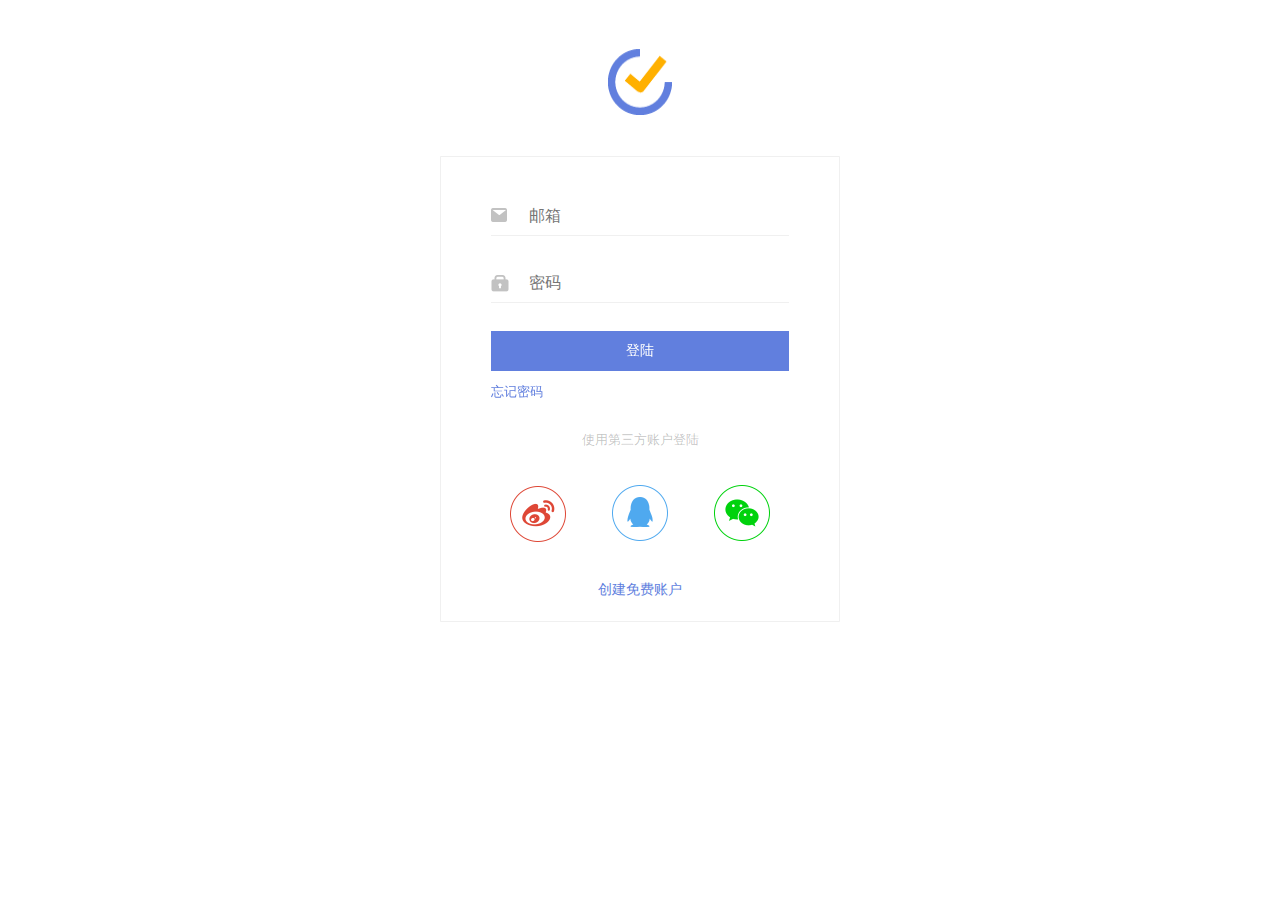
<file: 二卓面/登陆.html>
<!DOCTYPE html>
<html lang="en">

<head>
    <meta charset="UTF-8">
    <meta name="viewport" content="width=device-width, initial-scale=1.0">
    <meta http-equiv="X-UA-Compatible" content="ie=edge">
    <title>登陆</title>
    <link rel="shortcut icon"  type="images/x-icon" href="./img/logo (2).png">
    <link rel="stylesheet" href="./less/denglu.css">
</head>

<body>
    <div id="a1">
        <div id="a2">
            <div id="a3">
                <img src="./img/logo (2).png" alt="">
            </div>
            <div id="a4">
                <din id="b">
                    <div id="b1">
                        <div>
                            <span id="img"><img src="./img/sign-icons-22_hx.png" alt=""></span>
                            <input type="email" name="email" autocomplete="on" autofocus novalidate="false" value
                                placeholder="邮箱" />
                            <span id="span"></span>
                            <!-- <div class="error">
                                <p class="warn" id="email_invalid_warn">
                                    <span class="warn-icon"><i class="icon-warn icon_sign"></i></span>
                                    邮箱格式不正确
                                </p>
                                <p id="error_no_user_info" class="warn">
                                    <span class="warn-icon"><i class="icon-warn icon_sign"></i></span>
                                    <span>对不起，你输入的用户名不存在。</span>
                                    <a id="sign_up" class="signup-link signup-entry"
                                        href="https://dida365.com/signup">注册</a>
                                </p>
                                <p id="login_server_error" class="warn">
                                    <span class="warn-icon"><i class="icon-warn icon_sign"></i></span>
                                    <span>服务器错误</span>
                                </p>
                                <p id="not_blank" class="warn">
                                    <span class="warn-icon"><i class="icon-warn icon_sign"></i></span>
                                    <span>邮箱不能为空</span>
                                </p>

                            </div> -->
                        </div>

                    </div>
                    <div id="b2">
                        <div>
                            <span id="img"><img src="./img/sign-icons-11_hs.png" alt=""></span>
                            <input type="password" name="password" value placeholder="密码" />
                        </div>
                    </div>
                    <div id="b3">
                        <button>登陆</button>
                    </div>
                    <div id="b4">
                        <span>
                            <a href="">忘记密码</a>
                        </span>
                    </div>
                </din>
                <div id="c">
                    <div>使用第三方账户登陆</div>
                    <ul>
                        <li>
                            <a href=""><img src="./img/wb.png" alt=""></a>
                        </li>
                        <li id="zhong">
                            <a href=""><img src="./img/qq.png" alt=""></a>
                        </li>
                        <li>
                            <a href=""><img src="./img/wx.png" alt=""></a>
                        </li>
                    </ul>
                </div>
                <div id="d">
                    <span><a href="">创建免费账户</a></span>
                </div>
            </div>
        </div>
    </div>
</body>

</html>
</file>
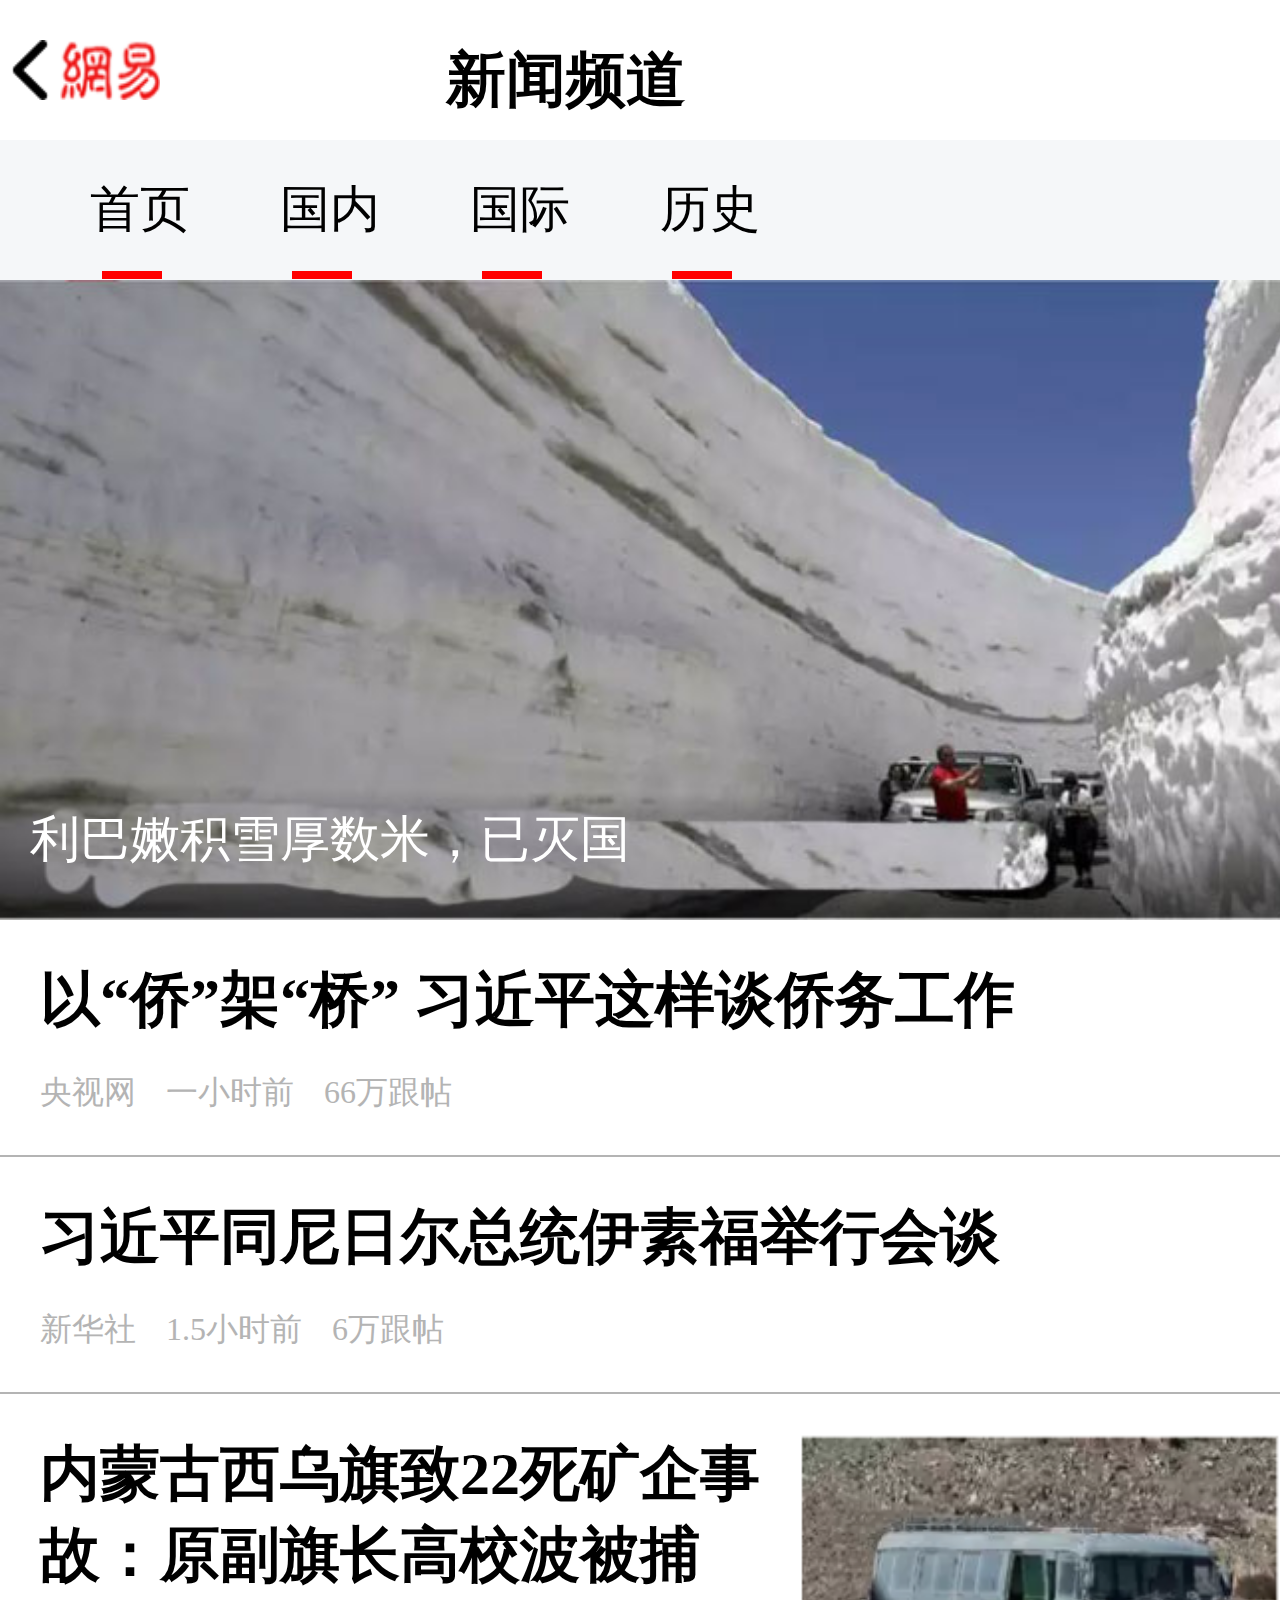
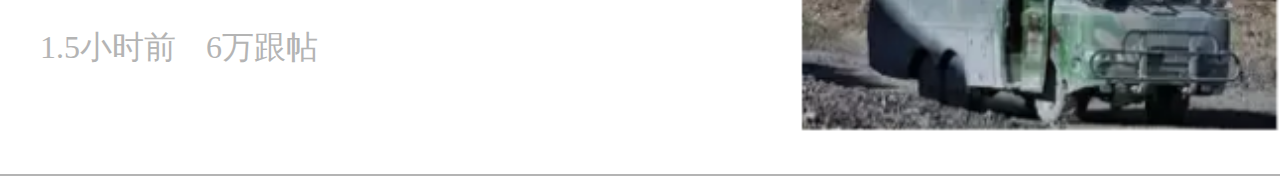
<file: 二卓面/网易.html>
<!DOCTYPE html>
<html lang="en">

<head>
    <meta charset="UTF-8">
    <meta name="viewport" content="width=device-width, initial-scale=1.0">
    <meta http-equiv="X-UA-Compatible" content="ie=edge">
    <title>wangyi</title>
    <script>
        var desW = 640; //设计图
        function refreshRem() {
            let doc = document.documentElement; //html
            // alert(doc.nodeName);
            let winW = doc.clientWidth;
            //设计图 / 可视区
            let radio = desW / winW;  //开发模拟器也要640的位置上

            // if (winW >= desW) {
            //     //100px为了好计算  100px -> 1rem  55px -> 0.55rem
            //     doc.style.fontSize = '100px';
            //     return;
            // }
            doc.style.fontSize = 100 / radio + 'px';
        }
        refreshRem();
        window.addEventListener('resize', refreshRem);
    </script>
    <link rel="stylesheet" href="./less/wy.css">
</head>

<body>
    <header id="box">
        <div id="box1">
            <div id="box2"><img src="./img/jt.png" alt=""></div>
            <h1><img src="./img/logo.png" alt=""></h1>
            <h3>新闻频道</h3>
        </div>

    </header>
    <nav>
        <div id="a1">
            <div id="a2">首页</div>
            <div id="a2">国内</div>
            <div id="a2">国际</div>
            <div id="a2">历史</div>
        </div>
        <div id="a3">
            <img src="./img/banner.jpg" alt="">
            <div id="a4">利巴嫩积雪厚数米，已灭国</div>
        </div>
        <div id="a5">
            <h3>以“侨”架“桥” 习近平这样谈侨务工作</h3>
            <p>央视网</p>
            <p>一小时前</p>
            <p>66万跟帖</p>
        </div>
        <div id="a5">
            <h3>习近平同尼日尔总统伊素福举行会谈</h3>
            <p>新华社</p>
            <p>1.5小时前</p>
            <p>6万跟帖</p>
        </div>
        <div id="a5">
            <img src="./img/3g.163.png" alt="">
            <h3>内蒙古西乌旗致22死矿企事故：原副旗长高校波被捕</h3>
            <p>1.5小时前</p>
            <p>6万跟帖</p>
        </div>
    </nav>
</body>

</html>
</file>
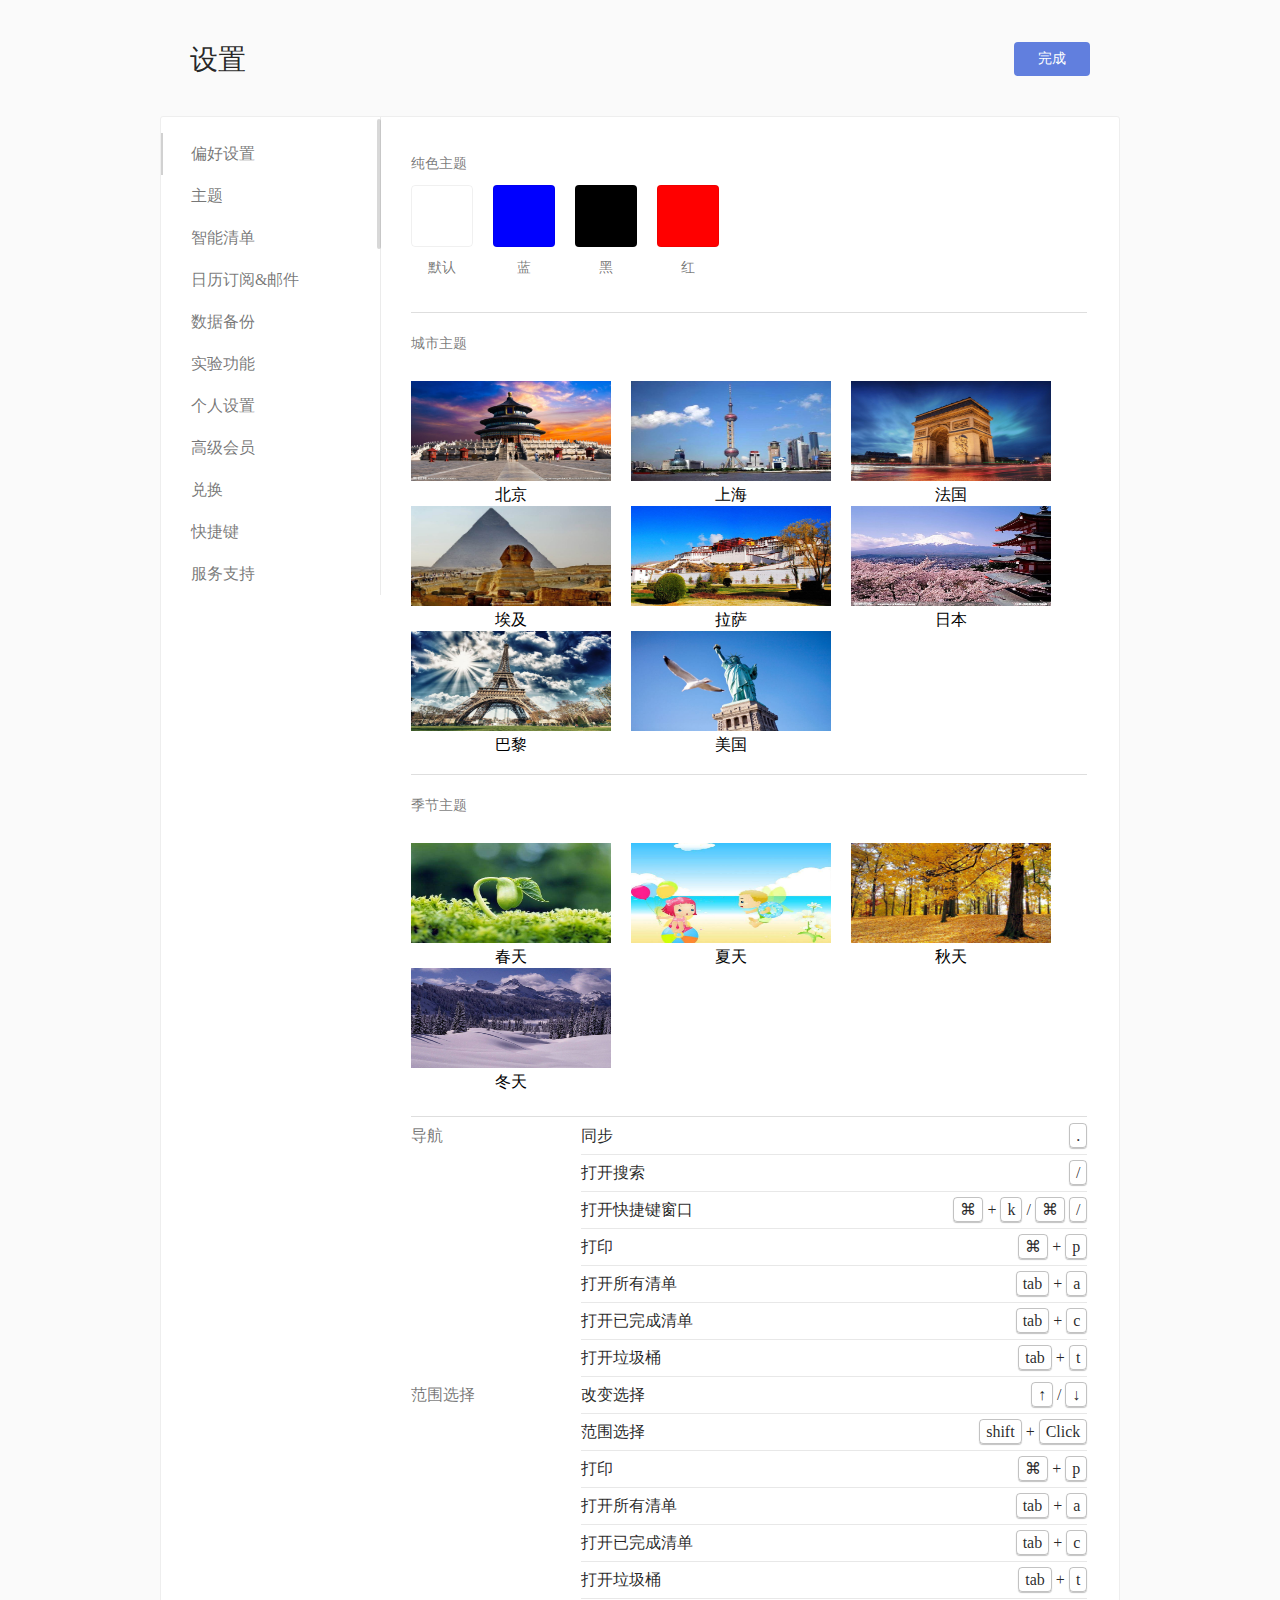
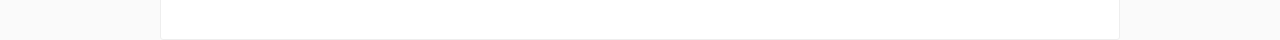
<file: 二卓面/设置.html>
<!DOCTYPE html>
<html lang="en">

<head>
    <meta charset="UTF-8">
    <meta name="viewport" content="width=device-width, initial-scale=1.0">
    <meta http-equiv="X-UA-Compatible" content="ie=edge">
    <title>设置</title>
    <link rel="shortcut icon" type="images/x-icon" href="./img/logo (2).png">
    <link rel="stylesheet" href="./less/shezhi.css">
</head>

<body>
    <div id="sz_1">
        <div id="sz_2">
            <div id="sz_header">
                <h5>设置</h5>
                <button>完成</button>
            </div>
            <div id="sz_body">
                <div id="sz_wrap">
                    <div id="wrap_l">
                        <ul>
                            <div></div>
                            <li>
                                <a href="">
                                    <span>偏好设置</span>
                                </a>
                            </li>
                            <li>
                                <a href="">
                                    <span>主题</span>
                                </a>
                            </li>
                            <li>
                                <a href="">
                                    <span>智能清单</span>
                                </a>
                            </li>
                            <li>
                                <a href="">
                                    <span>日历订阅&邮件</span>
                                </a>
                            </li>
                            <li>
                                <a href="">
                                    <span>数据备份</span>
                                </a>
                            </li>
                            <li>
                                <a href="">
                                    <span>实验功能</span>
                                </a>
                            </li>
                            <li>
                                <a href="">
                                    <span>个人设置</span>
                                </a>
                            </li>
                            <li>
                                <a href="">
                                    <span>高级会员</span>
                                </a>
                            </li>
                            <li>
                                <a href="">
                                    <span>兑换</span>
                                </a>
                            </li>
                            <li>
                                <a href="">
                                    <span>快捷键</span>
                                </a>
                            </li>
                            <li>
                                <a href="">
                                    <span>服务支持</span>
                                </a>
                            </li>
                        </ul>
                        <div id="wrap_gdt"></div>
                    </div>
                    <div id="wrap_r">
                        <div id="r_con">
                            <!-- 偏好 -->
                            <!-- <div id="inner">
                                <div id="inner_section">
                                    <div id="language">
                                        <span>语言</span>
                                        <div><select name="" id="yuyan">
                                                <option>简体中文</option>
                                                <option>English</option>
                                                <option>Latviešu</option>
                                                <option>Lietuvių</option>
                                                <option>한국어</option>
                                                <option>日本語</option>
                                                <option>Português</option>
                                            </select></div>
                                    </div>
                                </div>
                                <div id="inner_section2">
                                    <div id="xbt">日期&时间</div>
                                    <div id="language">
                                        <div id="sele">
                                            <span>时间格式</span>
                                            <div>
                                                <select name="" id="yuyan">
                                                    <option>24小时制</option>
                                                    <option>12小时制</option>
                                                </select>
                                            </div>
                                        </div>
                                        <div id="sele">
                                            <span>每周开始于</span>
                                            <div>
                                                <select name="" id="yuyan">
                                                    <option>周日</option>
                                                    <option>周一</option>
                                                    <option>周六</option>
                                                </select>
                                            </div>
                                        </div>
                                        <div id="sele">
                                            <span>已过期任务位置</span>
                                            <div>
                                                <select name="" id="yuyan">
                                                    <option>清单顶部</option>
                                                    <option>清单底部</option>
                                                </select>
                                            </div>
                                        </div>
                                        <div id="sele">
                                            <span>每日提醒时间</span>
                                            <div class="inp">
                                                <input type="text" value="09:00" />
                                                <p><a href="">关闭每日提醒</a></p>
                                                <p>滴答清单可以在每天固定的时间提醒你今天的任务，你可以自定义在哪个时间提醒。</p>
                                            </div>
                                        </div>
                                        <div id="sele">
                                            <span>网页提醒</span>
                                            <div>
                                                <select name="" id="yuyan">
                                                    <option>在网页上提醒我</option>
                                                    <option>不要在网页上提醒我</option>
                                                </select>
                                            </div>
                                        </div>
                                        <div id="sele">
                                            <span>农历与节假日</span>
                                            <div>
                                                <div id="inp"><input type="checkbox" checked />启用农历</div>
                                                <div id="inp"><input type="checkbox" checked />在日历中显示法定节假日调休</div>
                                            </div>
                                        </div>


                                    </div>

                                </div>
                                <div id="inner_section2">
                                    <div id="xbt">智能识别</div>
                                    <div id="language">
                                        <span>日期识别</span>
                                        <div><select name="" id="yuyan">
                                                <option>保留文本中的日期</option>
                                                <option>移出文本中的日期</option>
                                            </select>
                                            <p><a href="">关闭只能识别</a></p>
                                            <p>添加任务时，将智能识别自然语言中的日期或时间信息并自动设置提醒。</p>
                                        </div>
                                    </div>
                                    <div id="language">
                                        <span>标签识别</span>
                                        <div><select name="" id="yuyan">
                                                <option>保留任务标题中的标签</option>
                                                <option>移出任务标题中的标签</option>
                                            </select>
                                            <p>添加任务时，你可以选择在任务标题中保留或移出标签文本。</p>
                                        </div>
                                    </div>
                                </div>
                                <div id="inner_section2">
                                    <div id="xbt">新任务默认设置</div>
                                    <div id="language">
                                        <span>默认日期</span>
                                        <div>
                                            <p>在除“今天”, “明天”, “最近7天”及含特定日期条件的自定义智能清单之外的其他清单添加任务时，设置默认日期为：</p>
                                            <select name="" id="yuyan">
                                                <option>无</option>
                                                <option>今天</option>
                                                <option>明天</option>
                                                <option>后天</option>
                                                <option>下周</option>
                                            </select>
                                        </div>
                                    </div>
                                    <div id="language">
                                        <span>默认提醒</span>
                                        <div>
                                            <p>当直接添加有时间的任务、或为任务设置时间时，设置默认提醒为：</p>
                                            <select name="" id="yuyan">
                                                <option>准时</option>
                                                <option>无</option>
                                                <option>提前一分钟</option>
                                                <option>提前五分钟</option>
                                                <option>提前30分钟</option>
                                                <option>提前一小时</option>
                                            </select>
                                            <p>当直接添加全天任务、或为任务设置日期（全天）时，设置默认提醒为：</p>
                                            <select name="" id="yuyan">
                                                <option>当天（9：00）</option>
                                                <option>无</option>
                                                <option>提前一天</option>
                                                <option>提前两天</option>
                                                <option>提前三天</option>
                                                <option>提前一周</option>
                                            </select>
                                        </div>
                                    </div>
                                    <div id="language">
                                        <span>默认优先级</span>
                                        <div>
                                            <select name="" id="yuyan">
                                                <option>无</option>
                                                <option>低</option>
                                                <option>中</option>
                                                <option>高</option>
                                            </select>
                                        </div>
                                    </div>
                                    <div id="language">
                                        <span>默认添加任务到</span>
                                        <div>
                                            <select name="" id="yuyan">
                                                <option>清单顶部</option>
                                                <option>清单底部</option>
                                            </select>
                                            <p><a href="">恢复默认设置</a></p>
                                        </div>
                                    </div>

                                </div>


                            </div> -->
                            <!-- 主题 -->
                            <div id="zhuti">
                                <div id="chunse">
                                    <div>纯色主题</div>
                                    <div id="yanse">
                                        <div id="bai">
                                            <div class="color"></div>
                                            <p>默认</p>
                                        </div>
                                        <div id="lan">
                                            <div class="color"></div>
                                            <p>蓝</p>
                                        </div>
                                        <div id="hei">
                                            <div class="color"></div>
                                            <p>黑</p>
                                        </div>
                                        <div id="hong">
                                            <div class="color"></div>
                                            <p>红</p>
                                        </div>
                                    </div>

                                </div>
                                <div class="gang"></div>
                                <div id="chengshi">
                                    <div id="zhuti">城市主题</div>
                                    <div id="yanse">
                                        <div id="bai">
                                            <div class="color">
                                                <img id="tu" src="./img/tiantan.jpg" alt="">
                                            </div>
                                            <p>北京</p>
                                        </div>
                                        <div id="lan">
                                            <div class="color">
                                                <img id="tu" src="./img/东方明珠.jpg" alt="">
                                            </div>
                                            <p>上海</p>
                                        </div>
                                        <div id="hei">
                                            <div class="color">
                                                <img id="tu" src="./img/凯旋门.jpg" alt="">
                                            </div>
                                            <p>法国</p>
                                        </div>
                                        <div id="hong">
                                            <div class="color">
                                                <img id="tu" src="./img/埃及.jpg" alt="">
                                            </div>
                                            <p>埃及</p>
                                        </div>
                                        <div id="hong">
                                            <div class="color">
                                                <img id="tu" src="./img/布达拉宫.jpg" alt="">
                                            </div>
                                            <p>拉萨</p>
                                        </div>
                                        <div id="hong">
                                            <div class="color">
                                                <img id="tu" src="./img/fushishan.jpg" alt="">
                                            </div>
                                            <p>日本</p>
                                        </div>
                                        <div id="hong">
                                            <div class="color">
                                                <img id="tu" src="./img/埃菲尔.jpg" alt="">
                                            </div>
                                            <p>巴黎</p>
                                        </div>
                                        <div id="hong">
                                            <div class="color">
                                                <img id="tu" src="./img/usa.jpeg" alt="">
                                            </div>
                                            <p>美国</p>
                                        </div>
                                    </div>

                                </div>
                                <div class="gang"></div>
                                <div id="jijie">
                                    <div id="zhuti">季节主题</div>
                                    <div id="yanse">
                                        <div id="hong">
                                            <div class="color">
                                                <img src="./img/chun.jpg" alt="" id="tu">
                                            </div>
                                            <p>春天</p>
                                        </div>
                                        <div id="hong">
                                            <div class="color">
                                                <img src="./img/xia.jpg" alt="" id="tu">
                                            </div>
                                            <p>夏天</p>
                                        </div>
                                        <div id="hong">
                                            <div class="color">
                                                <img src="./img/qiu.jpg" alt="" id="tu">
                                            </div>
                                            <p>秋天</p>
                                        </div>
                                        <div id="hong">
                                            <div class="color">
                                                <img src="./img/dong.jpg" alt="" id="tu">
                                            </div>
                                            <p>冬天</p>
                                        </div>
                                    </div>

                                </div>
                                <div class="gang"></div>

                            </div>
                            <div id="shortcuts">
                                <div id="col">
                                    <div id="col_left">导航</div>
                                    <div id="col_right">
                                        <div id="line">
                                            <span id="span1">同步</span>
                                            <div id="youfu">
                                            <span id="span2">.</span>

                                            </div>
                                        </div>
                                        <div id="line">
                                            <span id="span1">打开搜索</span>
                                            <div id="youfu">
                                            <span id="span2">/</span>

                                            </div>
                                        </div>
                                        <div id="line">
                                            <span id="span1">打开快捷键窗口</span>
                                            <div id="youfu">
                                                <span id="span2">⌘</span>
                                                <span id="jia">+</span>
                                                <span id="span2">k</span>
                                                <span id="jia">/</span>
                                                <span id="span2">⌘</span>
                                                <span id="span2">/</span>
                                            </div>

                                        </div>
                                        <div id="line">
                                            <span id="span1">打印</span>
                                            <div id="youfu">
                                            <span id="span2">⌘</span>
                                            <span id="jia">+</span>
                                            <span id="span2">p</span>
                                            </div>
                                        </div>
                                        <div id="line">
                                            <span id="span1">打开所有清单</span>
                                            <div id="youfu">
                                            <span id="span2">tab</span>
                                            <span id="jia">+</span>
                                            <span id="span2">a</span>
                                            </div>
                                        </div>
                                        <div id="line">
                                            <span id="span1">打开已完成清单</span>
                                            <div id="youfu">
                                            <span id="span2">tab</span>
                                            <span id="jia">+</span>
                                            <span id="span2">c</span>
                                            </div>
                                        </div>
                                        <div id="line">
                                            <span id="span1">打开垃圾桶</span>
                                            <div id="youfu">
                                            <span id="span2">tab</span>
                                            <span id="jia">+</span>
                                            <span id="span2">t</span>
                                            </div>
                                        </div>
                                    </div>
                                </div>
                                <div id="col">
                                    <div id="col_left">范围选择</div>
                                    <div id="col_right">
                                        <div id="line">
                                            <span id="span1">改变选择</span>
                                            <div id="youfu">
                                            <span id="span2">↑</span>
                                            <span id="jia">/</span>
                                            <span id="span2">↓</span>


                                            </div>
                                        </div>
                                        <div id="line">
                                            <span id="span1">范围选择</span>
                                            <div id="youfu">
                                                <span id="span2">shift</span>
                                                <span id="jia">+</span>
                                                <span id="span2">Click</span>
                                            </div>

                                        </div>
                                        <div id="line">
                                            <span id="span1">打印</span>
                                            <div id="youfu">
                                            <span id="span2">⌘</span>
                                            <span id="jia">+</span>
                                            <span id="span2">p</span>
                                            </div>
                                        </div>
                                        <div id="line">
                                            <span id="span1">打开所有清单</span>
                                            <div id="youfu">
                                            <span id="span2">tab</span>
                                            <span id="jia">+</span>
                                            <span id="span2">a</span>
                                            </div>
                                        </div>
                                        <div id="line">
                                            <span id="span1">打开已完成清单</span>
                                            <div id="youfu">
                                            <span id="span2">tab</span>
                                            <span id="jia">+</span>
                                            <span id="span2">c</span>
                                            </div>
                                        </div>
                                        <div id="line">
                                            <span id="span1">打开垃圾桶</span>
                                            <div id="youfu">
                                            <span id="span2">tab</span>
                                            <span id="jia">+</span>
                                            <span id="span2">t</span>
                                            </div>
                                        </div>
                                    </div>
                                </div>
                            </div>
                            <div></div>
                        </div>
                    </div>
                    <!-- 智能 -->
                    <!-- <div id="znqd">
                        <div id="r_con">
                            <div id="inner_section">
                                
                                <div id="language">
                                    <span>所有</span>
                                    <div><select name="" id="yuyan">
                                            <option>隐藏</option>
                                            <option>显示</option>
                                        </select>
                                    </div>
                                </div>
                                <div id="language">
                                    <span>今天</span>
                                    <div><select name="" id="yuyan">
                                            <option>显示</option>
                                            <option>隐藏</option>
                                            <option>自动</option>
                                        </select>
                                    </div>
                                </div>
                                <div id="language">
                                    <span>明天</span>
                                    <div><select name="" id="yuyan">
                                            <option>显示</option>
                                            <option>隐藏</option>
                                            <option>自动</option>
                                        </select>
                                    </div>
                                </div>
                                <div id="language">
                                    <span>最近七天</span>
                                    <div><select name="" id="yuyan">
                                            <option>显示</option>
                                            <option>隐藏</option>
                                            <option>自动</option>
                                        </select>
                                    </div>
                                </div>
                                <div id="language">
                                    <span>日历</span>
                                    <div><select name="" id="yuyan">
                                            <option>显示</option>
                                            <option>隐藏</option>
                                        </select>
                                    </div>
                                </div>
                                <div id="language">
                                    <span>分配给我</span>
                                    <div><select name="" id="yuyan">
                                            <option>显示</option>
                                            <option>隐藏</option>
                                            <option>自动</option>
                                        </select>
                                    </div>
                                </div>
                                <div id="language">
                                    <span>已完成</span>
                                    <div><select name="" id="yuyan">
                                            <option>显示</option>
                                            <option>隐藏</option>
                                        </select>
                                    </div>
                                </div>
                                <div id="language">
                                    <span>垃圾桶</span>
                                    <div><select name="" id="yuyan">
                                            <option>显示</option>
                                            <option>隐藏</option>
                                            <option>自动</option>
                                        </select>
                                    </div>
                                </div>
                                <div id="language">
                                    <span>摘要</span>
                                    <div><select name="" id="yuyan">
                                            <option>显示</option>
                                            <option>隐藏</option>
                                        </select>
                                    </div>
                                </div>
                            </div>
                            <div id="inner_section2">
                                <div id="language">
                                    <span>标签</span>
                                    <div><select name="" id="yuyan">
                                            <option>在侧边栏显示所有标签</option>
                                            <option>在侧边栏显示任务数量不为0的标签</option>
                                        </select>
                                        <p><a href="">关闭标签</a></p>
                                        <p>开启后，你可以在侧边栏添加和查看标签</p>
                                    </div>
                                </div>
                                <div id="language">
                                    <span>自定义智能标签</span>
                                    <div>
                                        <p><a href="">关闭自定义智能标签</a></p>
                                        <p>开启后，你可以在侧边栏添加和查看自定义智能标签</p>
                                    </div>
                                </div>
                            </div>

                        </div>
                    </div> -->
                    <!-- 快捷键 -->
                </div>
            </div>
        </div>
    </div>
</body>

</html>
</file>
<file: jiaoben6904/css/style.css>
@charset "utf-8";
body,ul {
	padding: 0;
	margin: 0;
	
}
ul {
	list-style: none;
}
.wrap {
	position: relative;
	width: 1200px;
	height: 360px;
	margin: 100px auto;
}
.content {
	position: absolute;
	width: 1200px;
	height: 360px;
}
.content li{
	position: absolute;
	background-size: 100% 100%;
	cursor: pointer;
}
.wrap a {
	position: absolute;
	display: none;
	z-index: 2;
	top: 50%;
	width: 60px;
	height: 60px;
	margin-top: -30px;
	font: 36px/60px "宋体";
	text-align: center;
	text-decoration: none;
	color: #fff;
	background: rgb(255, 100, 0);
	background: rgba(255, 100, 0, .6);
	transition: background 1s ease;
}
.wrap a:hover {
	background: rgb(255, 100, 0);
}
.prev {
	left: 30px;
}
.next {
	right: 30px;
}
</file>
<file: 二卓面/less/zhuce.css>
/**- public -**/
* {
  margin: 0px;
  padding: 0px;
}
#a1 {
  width: 950%;
  max-width: 400px;
  min-width: 300px;
  margin: 48px auto;
  color: rgba(0, 0, 0, 0.85);
}
#a1 #a2 {
  margin: 0 auto;
}
#a1 #a2 #a3 {
  text-align: center;
  margin-bottom: 36px;
}
#a1 #a2 #a3 img {
  width: 64px;
  height: 68px;
}
#a1 #a4 {
  border: 1px solid rgba(0, 0, 0, 0.06);
  background-color: #fff;
  height: 2px;
  border-radius: 1px;
  -webkit-border-radius: 1px;
  -moz-border-radius: 1px;
  -o-border-radius: 1px;
  padding: 40px 50px;
  height: 444px;
}
#a1 #a4 #b span img {
  float: left;
  display: block;
  margin-top: 10px;
}
#a1 #a4 #b #b0 div {
  margin-bottom: 28px;
  height: 38px;
  transition: border-color ease-in-out 0.15s;
  border-bottom: 1px solid rgba(0, 0, 0, 0.06);
}
#a1 #a4 #b #b0 div input {
  font-size: 16px;
  padding: 10px 10px 8px 8px;
  width: calc(86%);
  box-shadow: none;
  outline: 0;
  border: 0;
  float: right;
  display: block;
}
#a1 #a4 #b #b1 div {
  margin-bottom: 28px;
  height: 38px;
  transition: border-color ease-in-out 0.15s;
  border-bottom: 1px solid rgba(0, 0, 0, 0.06);
}
#a1 #a4 #b #b1 div input {
  font-size: 16px;
  padding: 10px 10px 8px 8px;
  width: calc(86%);
  box-shadow: none;
  outline: 0;
  border: 0;
  float: right;
  display: block;
}
#a1 #a4 #b #b2 div {
  height: 1px;
  border-radius: 0.5px;
  -webkit-border-radius: 0.5px;
  -moz-border-radius: 0.5px;
  -o-border-radius: 0.5px;
  margin-bottom: 28px;
  height: 38px;
  transition: border-color ease-in-out 0.15s;
  border-bottom: 1px solid rgba(0, 0, 0, 0.06);
}
#a1 #a4 #b #b2 div input {
  font-size: 16px;
  padding: 10px 10px 8px 8px;
  width: calc(86%);
  box-shadow: none;
  outline: 0;
  border: 0;
  float: right;
  display: block;
}
#a1 #a4 #b #b3 {
  margin: 0 auto 12px;
  line-height: 10px;
  transition: border-color ease-in-out 0.15s;
}
#a1 #a4 #b #b3 button {
  padding-top: 11px;
  padding-bottom: 11px;
  font-size: 14px;
  cursor: pointer;
  width: 100%;
  appearance: none;
  min-width: 100px;
  text-align: center;
  display: inline-block;
  background-color: #617fde;
  color: #fff;
  padding: 11px 16px;
  border-width: 0;
}
#a1 #a4 #c div {
  font-size: 13px;
  padding: 30px 0px 36px 0px;
  color: rgba(0, 0, 0, 0.24);
  text-align: center;
  overflow: hidden;
  display: block;
}
#a1 #a4 #c ul {
  text-align: center;
  list-style: none;
}
#a1 #a4 #c ul li {
  display: inline-block;
}
#a1 #a4 #c ul #zhong {
  margin: 0px 42px;
}
#a1 #a4 #d {
  text-align: center;
  padding-top: 35px;
  font-size: 14px;
}
#a1 #a4 #d a {
  color: #617fde;
  text-decoration: none;
}
</file>
<file: 二卓面/less/fukuang.css>
/**- public -**/
* {
  margin: 0px;
  padding: 0px;
}
#xfk {
  position: absolute;
  left: 0px;
  top: 0px;
  der-radius: 4px;
  -webkit-border-radius: 4px;
  -moz-border-radius: 4px;
  -o-border-radius: 4px;
  width: 160px;
  border: 1px solid rgba(0, 0, 0, 0.08);
  background-color: #f01c1c;
  z-index: 999;
  font-size: 13px;
  overflow: visible;
}
#xfk #xfk_o {
  font-size: 12px;
  color: rgba(0, 0, 0, 0.54);
  padding: 6px 12px;
}
#xfk #xfk_o div svg {
  opacity: .45;
  width: 30px;
  height: 30px;
}
</file>
<file: 二卓面/less/dida2.css>
/**- public -**/
* {
  margin: 0px;
  padding: 0px;
  list-style: none;
  text-decoration: none;
}
#div_l {
  overflow: hidden;
  width: 260px;
  background: #667fdd;
  box-shadow: 0 6px 20px rgba(0, 0, 0, 0.15);
  float: left;
  display: block;
}
#div_l #div_left_top {
  overflow: hidden;
  width: 231px;
  height: 30px;
  padding: 22px 14px;
  float: left;
  display: block;
}
#div_l #div_left_top #xx:hover #hidden_l_yonghu {
  display: block;
}
#div_l #div_left_top #xx {
  height: 28px;
  width: 116px;
  float: left;
  display: block;
}
#div_l #div_left_top #xx #hidden_l_yonghu {
  z-index: 9;
  position: relative;
  width: 150px;
  height: 390px;
  background: #fff;
  position: absolute;
  left: 15px;
  top: 54px;
  der-radius: 4px;
  -webkit-border-radius: 4px;
  -moz-border-radius: 4px;
  -o-border-radius: 4px;
  padding: 5px 0px;
  display: none;
  line-height: 36px;
  font-size: 13px;
}
#div_l #div_left_top #xx #hidden_l_yonghu li:hover {
  background-color: rgba(54, 90, 173, 0.08);
}
#div_l #div_left_top #xx #hidden_l_yonghu li {
  font-size: 13px;
}
#div_l #div_left_top #xx #hidden_l_yonghu a {
  padding: 0px 24px 0px 16px;
  color: rgba(0, 0, 0, 0.85);
}
#div_l #div_left_top #xx #hidden_l_yonghu .gang {
  background-color: rgba(153, 153, 153, 0.12);
  height: 1px;
  margin: 1px 0px;
}
#div_l #div_left_top #xx #hidden_l_yonghu #yingyong {
  padding: 0px 24px 0px 16px;
}
#div_l #div_left_top #xx #hidden_l_yonghu #yingyong span {
  font-size: 11px;
  color: rgba(28, 28, 28, 0.54);
}
#div_l #div_left_top #xx #hidden_l_yonghu .li_ycz a {
  font-size: 11px;
  color: rgba(28, 28, 28, 0.54);
}
#div_l #div_left_top #xx img {
  width: 28px;
  height: 28px;
  border-radius: 50%;
  -webkit-border-radius: 50%;
  -moz-border-radius: 50%;
  -o-border-radius: 50%;
  float: left;
  display: block;
}
#div_l #div_left_top #xx span {
  color: #fff;
  opacity: 0.8;
  filter: alpha(opacity=80);
  margin-left: 8px;
  font-size: 13px;
  float: left;
  display: block;
  margin-top: 6px;
}
#div_l #div_left_top #yc {
  margin-left: 10px;
  margin-top: 2px;
  width: 24px;
  height: 24px;
  color: rgba(0, 0, 0, 0.85);
  float: right;
  display: block;
  overflow: hidden;
}
#div_l #div_left_top #yc .i-1 {
  fill: #fff;
  opacity: 0.36;
  filter: alpha(opacity=36);
  width: 24px;
  height: 24px;
  vertical-align: middle;
}
#div_l #div_left_top .t-search {
  float: right;
  display: block;
  width: 24px;
  height: 24px;
  margin-top: 2px;
  color: rgba(0, 0, 0, 0.85);
  font-size: 0;
}
#div_l #div_left_top .t-search .i-1 {
  font-size: 0;
  box-sizing: border-box;
  fill: #fff;
  opacity: 0.36;
  filter: alpha(opacity=36);
  width: 24px;
  height: 24px;
  vertical-align: middle;
}
#div_l #div_left_list {
  width: 260px;
  height: 648px;
  overflow: hidden;
}
#div_l #div_left_list li:hover {
  background-color: rgba(29, 9, 61, 0.12);
  border-radius: 4px;
  font-weight: 600;
}
#div_l #div_left_list #tads_1 ul {
  padding: 0px 10px;
}
#div_l #div_left_list #tads_1 ul #project_box1 {
  height: 36px;
  padding: 0px 12px;
  overflow: hidden;
  position: relative;
}
#div_l #div_left_list #tads_1 ul #project_box1 a {
  overflow: hidden;
  line-height: 36px;
  color: rgba(255, 255, 255, 0.85);
  height: 36px;
  width: 236px;
}
#div_l #div_left_list #tads_1 ul #project_box1 a .icon-today-list {
  fill: rgba(255, 255, 255, 0.85);
  margin-right: 8px;
  width: 24px;
  height: 24px;
  vertical-align: middle;
  float: left;
  display: block;
  margin-top: 5.5px;
}
#div_l #div_left_list #tads_1 ul #project_box1 a #div_yc {
  width: 24px;
  height: 24px;
  position: absolute;
  top: 6px;
  left: 12px;
  text-align: center;
  line-height: 24px;
}
#div_l #div_left_list #tads_1 ul #project_box1 a #div_yc span {
  width: 24px;
  height: 24px;
  color: #7086da;
  display: block;
  font-size: 12px;
  position: relative;
  transform: scale(0.8);
}
#div_l #div_left_list #tads_1 ul #project_box1 a span {
  width: 150px;
  height: 36px;
  font-size: 14px;
  display: inline-block;
}
#div_l #div_left_list #tads_1 ul #project_box1 a #span_yf {
  width: 24px;
  height: 36px;
  font-weight: 400;
  font-size: 14px;
  display: inline-block;
  float: right;
  display: block;
}
#div_l #div_left_list #tads_1 ul #project_box2 {
  height: 36px;
  padding: 0px 12px;
  overflow: hidden;
  position: relative;
}
#div_l #div_left_list #tads_1 ul #project_box2 a {
  overflow: hidden;
  line-height: 36px;
  color: rgba(255, 255, 255, 0.85);
  height: 36px;
  width: 236px;
}
#div_l #div_left_list #tads_1 ul #project_box2 a .icon-today-list {
  fill: rgba(255, 255, 255, 0.85);
  margin-right: 8px;
  width: 24px;
  height: 24px;
  vertical-align: middle;
  float: left;
  display: block;
  margin-top: 5.5px;
}
#div_l #div_left_list #tads_1 ul #project_box2 a #div_yc {
  width: 24px;
  height: 24px;
  position: absolute;
  top: 6px;
  left: 12px;
  text-align: center;
  line-height: 24px;
}
#div_l #div_left_list #tads_1 ul #project_box2 a #div_yc span {
  width: 24px;
  height: 24px;
  color: #7086da;
  display: block;
  font-size: 12px;
  position: relative;
  transform: scale(0.8);
}
#div_l #div_left_list #tads_1 ul #project_box2 a span {
  width: 150px;
  height: 36px;
  font-size: 14px;
  display: inline-block;
}
#div_l #div_left_list #tads_1 ul #project_box2 a #span_yf {
  width: 24px;
  height: 36px;
  font-weight: 400;
  font-size: 14px;
  display: inline-block;
  float: right;
  display: block;
}
#div_l #div_left_list #tads_1 ul #project_box3 {
  height: 36px;
  padding: 0px 12px;
  overflow: hidden;
}
#div_l #div_left_list #tads_1 ul #project_box3 a {
  overflow: hidden;
  position: relative;
  line-height: 36px;
  color: rgba(255, 255, 255, 0.85);
  height: 36px;
  width: 236px;
}
#div_l #div_left_list #tads_1 ul #project_box3 a .icon-calendar-list {
  fill: rgba(255, 255, 255, 0.85);
  margin-right: 8px;
  width: 24px;
  height: 24px;
  vertical-align: middle;
  float: left;
  display: block;
  margin-top: 5.5px;
}
#div_l #div_left_list #tads_1 ul #project_box3 a span {
  width: 150px;
  height: 36px;
  font-size: 14px;
  display: inline-block;
}
#div_l #div_left_list #tads_1 ul #project_box3 a #span_yf {
  width: 24px;
  height: 36px;
  font-weight: 400;
  font-size: 14px;
  display: inline-block;
  float: right;
  display: block;
}
#div_l #div_left_list #tads_1 ul #project_box4 {
  height: 36px;
  padding: 0px 12px;
  overflow: hidden;
}
#div_l #div_left_list #tads_1 ul #project_box4 a {
  overflow: hidden;
  position: relative;
  line-height: 36px;
  color: rgba(255, 255, 255, 0.85);
  height: 36px;
  width: 236px;
}
#div_l #div_left_list #tads_1 ul #project_box4 a .icon-inbox-list {
  fill: rgba(255, 255, 255, 0.85);
  margin-right: 8px;
  width: 24px;
  height: 24px;
  vertical-align: middle;
  float: left;
  display: block;
  margin-top: 5.5px;
}
#div_l #div_left_list #tads_1 ul #project_box4 a #div_yc {
  width: 24px;
  height: 24px;
  position: absolute;
  top: 6px;
  left: 0px;
  text-align: center;
  line-height: 24px;
}
#div_l #div_left_list #tads_1 ul #project_box4 a #div_yc span {
  width: 24px;
  height: 24px;
  color: #7086da;
  display: block;
  font-size: 12px;
  position: relative;
  transform: scale(0.8);
  font-weight: 700;
}
#div_l #div_left_list #tads_1 ul #project_box4 a span {
  width: 150px;
  height: 36px;
  font-size: 14px;
  display: inline-block;
}
#div_l #div_left_list #tads_1 ul #project_box4 a #span_yf {
  width: 24px;
  height: 36px;
  font-weight: 400;
  font-size: 14px;
  display: inline-block;
  float: right;
  display: block;
}
#div_l #div_left_list #tabs_2 a:hover {
  font-weight: 600;
  display: block;
  border-bottom: 1px solid rgba(255, 255, 255, 0.54);
  border-bottom-color: rgba(255, 255, 255, 0.54);
}
#div_l #div_left_list #tabs_2 #l_l {
  padding: 0px 20px;
  overflow: visible;
  height: 36px;
  margin-top: 8px;
  margin-bottom: 10px;
  line-height: 36px;
  border-bottom: 1px solid rgba(0, 0, 0, 0.08);
}
#div_l #div_left_list #tabs_2 #l_l a {
  color: rgba(255, 255, 255, 0.85);
  width: 73px;
  line-height: 36px;
  height: 36px;
  flex: 1;
  float: left;
  display: block;
  text-align: center;
}
#div_l #div_left_list #tabs_2 #l_z {
  padding: 0 8px;
  font-size: 14px;
}
#div_l #div_left_list #tabs_2 #l_z ul li:hover {
  background: blue;
}
#div_l #div_left_list #tabs_2 #l_z ul li:hover #span_shu {
  display: none;
}
#div_l #div_left_list #tabs_2 #l_z ul li:hover #yf_ddd {
  display: block;
}
#div_l #div_left_list #tabs_2 #l_z ul li {
  line-height: 36px;
  overflow: hidden;
  height: 36px;
  padding: 0px 12px;
}
#div_l #div_left_list #tabs_2 #l_z ul li a {
  color: rgba(255, 255, 255, 0.85);
  overflow: hidden;
}
#div_l #div_left_list #tabs_2 #l_z ul li a #span1 {
  float: left;
  display: block;
  font-size: 0;
  display: inline-block;
  margin-right: 8px;
  width: 24px;
  height: 36px;
  line-height: 36px;
  text-align: center;
}
#div_l #div_left_list #tabs_2 #l_z ul li a #span1 .icon-normal-list {
  fill: rgba(255, 255, 255, 0.54);
  display: inline;
  width: 24px;
  height: 24px;
  vertical-align: middle;
  display: inline-block;
}
#div_l #div_left_list #tabs_2 #l_z ul li a #span2 {
  line-height: 36px;
}
#div_l #div_left_list #tabs_2 #l_z ul li a #yf_ddd {
  float: right;
  display: block;
  line-height: 18px;
  margin-top: 5px;
  width: 18px;
  height: 18px;
  display: none;
}
#div_l #div_left_list #tabs_2 #l_z ul li a #yf_ddd .icon-more-for-folder {
  width: 24px;
  height: 24px;
  fill: rgba(255, 255, 255, 0.54);
}
#div_l #div_left_list #tabs_2 #l_z ul li a #l_z_dian {
  width: 8px;
  height: 8px;
  border-radius: 50%;
  -webkit-border-radius: 50%;
  -moz-border-radius: 50%;
  -o-border-radius: 50%;
  float: right;
  display: block;
  margin-top: 13px;
  margin-right: 8px;
  background-color: #eefe6f;
}
#div_l #div_left_list #tabs_2 #l_z ul li a #span_shu {
  float: right;
  display: block;
  line-height: 36px;
  font-weight: 350;
  font-size: 13px;
}
#div_l #div_left_list #tabs_2 #l_z #div_l_x {
  height: 36px;
  overflow: hidden;
  padding: 0px 12px;
}
#div_l #div_left_list #tabs_2 #l_z #div_l_x a {
  color: rgba(255, 255, 255, 0.85);
}
#div_l #div_left_list #tabs_2 #l_z #div_l_x a .icon-add-list {
  fill: rgba(255, 255, 255, 0.54);
  margin-right: 8px;
  width: 24px;
  height: 24px;
  vertical-align: middle;
}
#div_l #div_left_list .gang {
  background-color: rgba(255, 255, 255, 0.12);
  height: 1px;
  margin: 10px 0px;
}
#div_l #div_left_list #div_dao2 {
  padding: 0 8px;
  font-size: 14px;
  line-height: 36px;
  color: rgba(255, 255, 255, 0.85);
}
#div_l #div_left_list #div_dao2 ul li {
  line-height: 36px;
}
#div_l #div_left_list #div_dao2 ul li a {
  color: rgba(255, 255, 255, 0.85);
}
#div_l #div_left_list #div_dao2 ul li a .icon-completed-list {
  fill: rgba(255, 255, 255, 0.54);
  display: inline;
  width: 24px;
  height: 24px;
  vertical-align: middle;
  display: inline-block;
}
#div_l #div_left_list #div_dao2 ul li a .icon-delete-list {
  fill: rgba(255, 255, 255, 0.54);
  display: inline;
  width: 24px;
  height: 24px;
  vertical-align: middle;
  display: inline-block;
}
#div_l #div_left_list #div_dao1 {
  overflow: hidden;
  padding: 0 8px;
  font-size: 14px;
  color: rgba(255, 255, 255, 0.85);
}
#div_l #div_left_list #div_dao1 ul li {
  line-height: 36px;
}
#div_l #div_left_list #div_dao1 ul li a {
  color: rgba(255, 255, 255, 0.85);
}
#div_l #div_left_list #div_dao1 ul li a .icon-summary-list {
  fill: rgba(255, 255, 255, 0.54);
  display: inline;
  width: 24px;
  height: 24px;
  vertical-align: middle;
  display: inline-block;
}
#div_l #div_left_bottom {
  position: absolute;
  bottom: 0;
  background: rgba(29, 9, 61, 0.12);
  width: 260px;
}
#div_l #div_left_bottom a {
  line-height: 24px;
  color: rgba(255, 255, 255, 0.85);
  font-size: 14px;
}
#div_l #div_left_bottom a .icon-upgrade-button-bg {
  fill: rgba(255, 255, 255, 0.54);
  margin-right: 8px;
  width: 24px;
  height: 24px;
  vertical-align: middle;
  float: left;
  display: block;
}
#div_l #div_left_bottom a #bot_div {
  float: left;
  display: block;
}
#div_l #div_left_bottom a .icon-chevron-right {
  fill: rgba(255, 255, 255, 0.3);
  width: 24px;
  height: 24px;
  border-radius: 50%;
  -webkit-border-radius: 50%;
  -moz-border-radius: 50%;
  -o-border-radius: 50%;
  vertical-align: middle;
  float: right;
  display: block;
}
#div_l #div_left_bottom #bot_div_yc {
  display: none;
}
#div_l #div_left_bottom #bot_div {
  float: left;
  display: block;
}
#div_z {
  background-color: #fff;
  overflow: hidden;
  float: left;
  display: block;
}
#div_z header {
  padding: 24px 24px 20px 28px;
  line-height: 24px;
  overflow: hidden;
}
#div_z header #div_01 {
  opacity: 1;
  background: #fff;
  float: left;
  display: block;
}
#div_z header #div_01 .icon-normal-list {
  width: 24px;
  height: 24px;
  fill: rgba(0, 0, 0, 0.36);
  display: none;
  margin: 0px 12px;
}
#div_z header #div_02 {
  overflow: hidden;
  float: left;
  display: block;
}
#div_z header #div_02 h5 {
  font-size: 22px;
  font-weight: 400;
  float: left;
  display: block;
  width: -5000%;
}
#div_z header #div_03 {
  width: -5000%;
  float: right;
  display: block;
}
#div_z header #div_03 #div_r {
  float: right;
  display: block;
  width: 35px;
  overflow: hidden;
}
#div_z header #div_03 #div_r a {
  overflow: hidden;
  float: right;
  display: block;
}
#div_z header #div_03 #div_r .icon-sort-by-duedate {
  width: 35px;
  height: 35px;
  vertical-align: middle;
  float: right;
  display: block;
}
#div_z header #div_03 .icon-more-for-folder {
  overflow: hidden;
  width: 35px;
  height: 35px;
  float: right;
  display: block;
}
#div_z #add_list {
  overflow: hidden;
  background: url(../img/219049-12100614560222.jpg) no-repeat;
}
#div_z #add_list #div_shuru {
  height: 40px;
  padding-left: 0px;
  margin-right: 15px;
  overflow: hidden;
  border-color: transparent;
  border-radius: 4px;
  width: 615px;
  margin-left: 24px;
  margin-bottom: 15px;
  margin-top: 15px;
}
#div_z #add_list #txt {
  width: 690px;
  font-size: 14px;
  line-height: 40px;
  overflow: hidden;
  background-color: skyblue;
  resize: none;
  border: 0;
  outline: 0;
}
#div_z #list_body {
  overflow: hidden;
  background-size: cover;
}
#div_z #list_body #div_list {
  opacity: 1;
}
#div_z #list_body #div_list section {
  border: 1px solid skyblue;
}
#div_z #list_body #div_list .div_z_xiaobiaoti {
  height: 36px;
  line-height: 36px;
  padding: 0px 28px 0px 26px;
}
#div_z #list_body #div_list .div_z_xiaobiaoti .xia {
  border-style: solid dashed dashed dashed;
  border-color: #ccc transparent transparent transparent;
  border-width: 6px;
  width: 0;
  height: 0;
  overflow: hidden;
  line-height: 36px;
  float: left;
  display: block;
  margin-top: 15px;
  margin-right: 8.9px;
}
#div_z #list_body #div_list ul li:hover {
  background-color: rgba(204, 204, 204, 0.54);
  der-radius: 4px;
  -webkit-border-radius: 4px;
  -moz-border-radius: 4px;
  -o-border-radius: 4px;
}
#div_z #list_body #div_list ul li:hover .icon-normal-list {
  display: block;
}
#div_z #list_body #div_list ul li:hover .icon-more-for-folder {
  display: block;
}
#div_z #list_body #div_list ul li {
  overflow: hidden;
  height: 40px;
  line-height: 40px;
  margin: 0px 20px;
}
#div_z #list_body #div_list ul li div {
  float: left;
  display: block;
  overflow: hidden;
}
#div_z #list_body #div_list ul li .icon-normal-list {
  fill: rgba(26, 26, 26, 0.54);
  width: 24px;
  height: 24px;
  float: left;
  display: block;
  margin-top: 8px;
  display: none;
}
#div_z #list_body #div_list ul li .icon-more-for-folder {
  fill: rgba(26, 26, 26, 0.54);
  width: 24px;
  height: 24px;
  float: right;
  display: block;
  margin-top: 8px;
  display: none;
}
#div_z #list_body #div_list ul li .i-tny {
  fill: rgba(26, 26, 26, 0.54);
  display: inline;
  width: 15px;
  height: 15px;
  vertical-align: middle;
  display: inline-block;
  float: left;
  display: block;
  margin-top: 12px;
  margin-right: 5px;
}
#div_z #list_body #div_list ul li .div_you {
  overflow: hidden;
  float: right;
  display: block;
}
#div_z #list_body #div_list ul li .div_you span {
  font-size: 10px;
  color: rgba(0, 0, 0, 0.36);
  position: relative;
}
#div_z #list_body #div_list ul .gang {
  background-color: rgba(153, 153, 153, 0.12);
  height: 1px;
  margin: 0px 20px;
}
#div_right {
  overflow: hidden;
  border-left: 1px solid rgba(0, 0, 0, 0.06);
  background: #999;
  line-height: 100vh;
  text-align: center;
}
#div_right span {
  text-align: center;
  font-size: 22px;
  color: rgba(0, 0, 0, 0.24);
}
</file>
<file: 二卓面/less/denglu.css>
/**- public -**/
* {
  margin: 0px;
  padding: 0px;
}
#a1 {
  width: 950%;
  max-width: 400px;
  min-width: 300px;
  margin: 48px auto;
  color: rgba(0, 0, 0, 0.85);
}
#a1 #a2 {
  margin: 0 auto;
}
#a1 #a2 #a3 {
  text-align: center;
  margin-bottom: 36px;
}
#a1 #a2 #a3 img {
  width: 64px;
  height: 68px;
}
#a1 #a4 {
  border: 1px solid rgba(0, 0, 0, 0.06);
  background-color: #fff;
  height: 2px;
  border-radius: 1px;
  -webkit-border-radius: 1px;
  -moz-border-radius: 1px;
  -o-border-radius: 1px;
  padding: 40px 50px;
  height: 384px;
}
#a1 #a4 #b #img {
  width: 28px;
  height: 36.4px;
  display: inline-block;
}
#a1 #a4 #b #img img {
  float: left;
  display: block;
  margin-top: 11px;
}
#a1 #a4 #b #span {
  display: block;
  width: 100%;
  height: 1px;
}
#a1 #a4 #b #span::after {
  display: block;
  content: "";
  right: 50%;
  border-top-left-radius: 0;
  border-bottom-left-radius: 0;
  height: 1px;
  width: 0;
  bottom: -1px;
  position: absolute;
  background-color: #617fde;
  border-radius: 1px;
  transition: all 0.28s cubic-bezier(0.4, 0, 0.2, 1);
}
#a1 #a4 #b #b1 div {
  height: 1px;
  border-radius: 0.5px;
  -webkit-border-radius: 0.5px;
  -moz-border-radius: 0.5px;
  -o-border-radius: 0.5px;
  margin-bottom: 28px;
  height: 38px;
  transition: border-color ease-in-out 0.15s;
  border-bottom: 1px solid rgba(0, 0, 0, 0.06);
}
#a1 #a4 #b #b1 div input {
  font-size: 16px;
  padding: 10px 10px 8px 8px;
  width: calc(84%);
  box-shadow: none;
  outline: 0;
  border: 0;
  float: right;
  display: block;
}
#a1 #a4 #b #b2 div {
  height: 1px;
  border-radius: 0.5px;
  -webkit-border-radius: 0.5px;
  -moz-border-radius: 0.5px;
  -o-border-radius: 0.5px;
  margin-bottom: 28px;
  height: 38px;
  transition: border-color ease-in-out 0.15s;
  border-bottom: 1px solid rgba(0, 0, 0, 0.06);
}
#a1 #a4 #b #b2 div input {
  font-size: 16px;
  padding: 10px 10px 8px 8px;
  width: calc(84%);
  box-shadow: none;
  outline: 0;
  border: 0;
  float: right;
  display: block;
}
#a1 #a4 #b #b3 {
  margin: 0 auto 12px;
  line-height: 10px;
  transition: border-color ease-in-out 0.15s;
}
#a1 #a4 #b #b3 button:hover {
  background-color: #1a39a1;
  transition: background-color ease-in-out 0.15s;
}
#a1 #a4 #b #b3 button {
  padding-top: 11px;
  padding-bottom: 11px;
  font-size: 14px;
  cursor: pointer;
  width: 100%;
  appearance: none;
  min-width: 100px;
  text-align: center;
  display: inline-block;
  background-color: #617fde;
  color: #fff;
  padding: 11px 16px;
  border-width: 0;
}
#a1 #a4 #b #b4 {
  font-size: 13px;
  text-align: left;
}
#a1 #a4 #b #b4 span {
  text-align: left;
}
#a1 #a4 #b #b4 span a {
  color: #617fde;
  text-decoration: none;
}
#a1 #a4 #c div {
  font-size: 13px;
  padding: 30px 0px 36px 0px;
  color: rgba(0, 0, 0, 0.24);
  text-align: center;
  overflow: hidden;
  display: block;
}
#a1 #a4 #c ul {
  text-align: center;
  list-style: none;
}
#a1 #a4 #c ul li {
  display: inline-block;
}
#a1 #a4 #c ul #zhong {
  margin: 0px 42px;
}
#a1 #a4 #d {
  text-align: center;
  padding-top: 35px;
  font-size: 14px;
}
#a1 #a4 #d a {
  color: #617fde;
  text-decoration: none;
}
</file>
<file: 二卓面/less/wy.css>
/**- public -**/
* {
  margin: 0rem;
  padding: 0rem;
}
#box1 {
  height: 0.5rem;
  margin-top: 0.2rem;
}
#box2 img {
  width: 0.3rem;
  height: 0.3rem;
  float: left;
  display: block;
}
h1 img {
  width: 0.5rem;
  height: 0.3rem;
  float: left;
  display: block;
}
#box1 h3 {
  font-size: 0.3rem;
  float: left;
  display: block;
  margin-left: 1.43rem;
}
nav {
  height: 0.7rem;
  background: #f5f7f9;
}
#a1 {
  height: 0.7rem;
}
#a2 {
  font-size: 0.25rem;
  float: left;
  display: block;
  margin-left: 0.45rem;
  margin-top: 0.18rem;
}
#a2::after {
  content: "";
  border-bottom: .04rem solid red;
  width: 0.3rem;
  margin-top: 0.14rem;
  margin-left: 0.06rem;
  display: block;
}
#a3 {
  position: relative;
  height: 3.2rem;
}
#a3 img {
  height: 3.2rem;
}
#a4 {
  font-size: 0.25rem;
  position: absolute;
  bottom: 0.17rem;
  left: 0.15rem;
  color: #fff;
  height: 0.4rem;
  width: 6.2rem;
}
#a5 {
  width: 6.2rem;
  border-bottom: 0.01rem solid #b4b4b4;
  padding: 0.2rem;
  *zoom: 1;
  clear: both;
}
#a5:before,
#a5:after {
  display: table;
  content: "";
}
#a5:after {
  clear: both;
}
#a5 h3 {
  font-size: 0.3rem;
}
#a5 p {
  font-size: 0.16rem;
  float: left;
  display: block;
  margin-top: 0.15rem;
  margin-right: 0.15rem;
  color: #b4b4b4;
}
#a5 img {
  width: 2.4rem;
  height: 1.5rem;
  float: right;
  display: block;
}
</file>
<file: 二卓面/less/shezhi.css>
/**- public -**/
* {
  margin: 0px;
  padding: 0px;
  list-style: none;
  text-decoration: none;
}
#sz_1 {
  background: #fafafa;
}
#sz_1 #sz_2 {
  width: 960px;
  height: 1000%;
  margin: auto;
  padding-top: 42px;
}
#sz_1 #sz_2 #sz_header {
  color: rgba(0, 0, 0, 0.85);
  height: 36px;
  line-height: 36px;
  padding: 0px 30px;
  overflow: hidden;
}
#sz_1 #sz_2 #sz_header h5 {
  float: left;
  display: block;
  font-size: 28px;
  color: rgba(0, 0, 0, 0.85);
  line-height: 36px;
  font-weight: 400;
}
#sz_1 #sz_2 #sz_header button {
  float: right;
  display: block;
  background: #7086da;
  der-radius: 4px;
  -webkit-border-radius: 4px;
  -moz-border-radius: 4px;
  -o-border-radius: 4px;
  font-size: 14px;
  text-align: center;
  background-color: #617fde;
  color: #fff;
  padding: 8px 24px;
  border-width: 0;
}
#sz_1 #sz_2 #sz_body {
  height: 1000%;
  padding-top: 38px;
  overflow: hidden;
}
#sz_1 #sz_2 #sz_body #sz_wrap {
  overflow: hidden;
  height: 1000%;
  border: 1px solid #eee;
  der-radius: 3px;
  -webkit-border-radius: 3px;
  -moz-border-radius: 3px;
  -o-border-radius: 3px;
  background: #fff;
}
#sz_1 #sz_2 #sz_body #sz_wrap #wrap_l {
  float: left;
  display: block;
  width: 220px;
  height: 1000%;
  position: relative;
}
#sz_1 #sz_2 #sz_body #sz_wrap #wrap_l ul {
  height: 1000%;
  border-right: 1px solid rgba(0, 0, 0, 0.08);
  padding-top: 16px;
  position: relative;
}
#sz_1 #sz_2 #sz_body #sz_wrap #wrap_l ul div {
  color: rgba(0, 0, 0, 0.18);
  position: absolute;
  left: 0;
  top: 16px;
  height: 42px;
  border-left: 2px solid;
}
#sz_1 #sz_2 #sz_body #sz_wrap #wrap_l ul li a {
  color: rgba(0, 0, 0, 0.54);
  display: block;
  height: 42px;
  line-height: 42px;
  padding-left: 30px;
}
#sz_1 #sz_2 #sz_body #sz_wrap #wrap_l ul li:hover {
  color: #7086da;
  box-shadow: inset 2px 0 0;
  transition: all 0.2s ease-in-out;
}
#sz_1 #sz_2 #sz_body #sz_wrap #wrap_l ul li:hover a {
  color: rgba(0, 0, 0, 0.85);
}
#sz_1 #sz_2 #sz_body #sz_wrap #wrap_l #wrap_gdt {
  height: 130px;
  width: 4px;
  margin-top: 2px;
  background-color: rgba(0, 0, 0, 0.3);
  border-radius: 7px;
  position: absolute;
  top: 0;
  right: 0;
  opacity: .5;
}
#sz_1 #sz_2 #sz_body #sz_wrap #wrap_r {
  float: left;
  display: block;
  padding: 0px 30px;
  height: 100%;
  width: 70.6%;
}
#sz_1 #sz_2 #sz_body #sz_wrap #wrap_r #r_con {
  height: 1000%;
  padding-top: 16px;
  padding-bottom: 40px;
}
#sz_1 #sz_2 #sz_body #sz_wrap #wrap_r #inner {
  padding-top: 14px;
}
#sz_1 #sz_2 #sz_body #sz_wrap #wrap_r #inner #inner_section {
  padding-bottom: 26px;
}
#sz_1 #sz_2 #sz_body #sz_wrap #wrap_r #inner #inner_section2 {
  padding-bottom: 26px;
  border-top: 1px solid rgba(0, 0, 0, 0.06);
}
#sz_1 #sz_2 #sz_body #sz_wrap #wrap_r #inner #inner_section2 #xbt {
  padding: 13px 0;
  padding-top: 30px;
}
#sz_1 #sz_2 #sz_body #sz_wrap #wrap_r #inner #sele {
  line-height: 30px;
  padding: 13px 0px;
}
#sz_1 #sz_2 #sz_body #sz_wrap #wrap_r #inner span {
  float: left;
  display: block;
  width: 154px;
  margin-right: 30px;
  color: rgba(0, 0, 0, 0.54);
}
#sz_1 #sz_2 #sz_body #sz_wrap #wrap_r #inner select {
  width: 288px;
  border: 1px solid rgba(0, 0, 0, 0.08);
  background-color: #fff;
  border-radius: 3px;
  line-height: 28px;
  height: 28px;
}
#sz_1 #sz_2 #sz_body #sz_wrap #wrap_r #inner input {
  border-radius: 3px;
  border: 1px solid rgba(0, 0, 0, 0.08);
  line-height: 28px;
  height: 28px;
  margin-right: 8px;
}
#sz_1 #sz_2 #sz_body #sz_wrap #wrap_r #inner p {
  line-height: 1.5;
  color: rgba(0, 0, 0, 0.36);
  font-size: 13px;
}
#sz_1 #sz_2 #sz_body #sz_wrap #wrap_r #inner a {
  color: #7086da;
  font-size: 14px;
}
#sz_1 #sz_2 #sz_body #sz_wrap #wrap_r #inner #inp {
  height: 28px;
  line-height: 28px;
  font-size: 14px;
  overflow: hidden;
}
#sz_1 #sz_2 #sz_body #sz_wrap #wrap_r #inner #inp input {
  border-radius: 3px;
  border: 1px solid rgba(0, 0, 0, 0.08);
  line-height: 28px;
  height: 28px;
  margin-right: 8px;
  float: left;
  display: block;
}
#sz_1 #sz_2 #sz_body #sz_wrap #wrap_r #shortcuts #col {
  position: relative;
}
#sz_1 #sz_2 #sz_body #sz_wrap #wrap_r #shortcuts #col #col_left {
  line-height: 36px;
  position: absolute;
  color: rgba(0, 0, 0, 0.54);
}
#sz_1 #sz_2 #sz_body #sz_wrap #wrap_r #shortcuts #col #col_right {
  margin-left: 170px;
  color: rgba(0, 0, 0, 0.85);
}
#sz_1 #sz_2 #sz_body #sz_wrap #wrap_r #shortcuts #col #col_right #line {
  color: rgba(0, 0, 0, 0.85);
  border-bottom: 1px solid #e8e8e8;
}
#sz_1 #sz_2 #sz_body #sz_wrap #wrap_r #shortcuts #col #col_right #line #span1 {
  line-height: 36px;
}
#sz_1 #sz_2 #sz_body #sz_wrap #wrap_r #shortcuts #col #col_right #line #youfu {
  float: right;
  display: block;
  line-height: 36px;
}
#sz_1 #sz_2 #sz_body #sz_wrap #wrap_r #shortcuts #col #col_right #line #jia {
  line-height: 36px;
}
#sz_1 #sz_2 #sz_body #sz_wrap #wrap_r #shortcuts #col #col_right #line #span2 {
  margin-top: 4px;
  border: 1px solid rgba(0, 0, 0, 0.24);
  box-shadow: 0 1px 1px rgba(0, 0, 0, 0.24);
  padding: 3px 6px;
  border-radius: 4px;
}
#sz_1 #sz_2 #sz_body #sz_wrap #wrap_r #zhuti {
  margin-top: 10px;
}
#sz_1 #sz_2 #sz_body #sz_wrap #wrap_r #zhuti .gang {
  background-color: rgba(153, 153, 153, 0.32);
  height: 1px;
  margin: 1px 0px;
}
#sz_1 #sz_2 #sz_body #sz_wrap #wrap_r #zhuti #zhuti {
  color: rgba(0, 0, 0, 0.54);
  font-size: 14px;
  padding-bottom: 16px;
  line-height: 42px;
}
#sz_1 #sz_2 #sz_body #sz_wrap #wrap_r #zhuti #jijie {
  height: 330px;
}
#sz_1 #sz_2 #sz_body #sz_wrap #wrap_r #zhuti #jijie #tu {
  width: 200px;
  height: 100px;
}
#sz_1 #sz_2 #sz_body #sz_wrap #wrap_r #zhuti #jijie #hong {
  float: left;
  display: block;
  margin-right: 20px;
  text-align: center;
}
#sz_1 #sz_2 #sz_body #sz_wrap #wrap_r #zhuti #chengshi {
  height: 450px;
}
#sz_1 #sz_2 #sz_body #sz_wrap #wrap_r #zhuti #chengshi #tu {
  width: 200px;
  height: 100px;
}
#sz_1 #sz_2 #sz_body #sz_wrap #wrap_r #zhuti #chengshi #bai {
  float: left;
  display: block;
  margin-right: 20px;
  text-align: center;
}
#sz_1 #sz_2 #sz_body #sz_wrap #wrap_r #zhuti #chengshi #lan {
  float: left;
  display: block;
  margin-right: 20px;
  text-align: center;
}
#sz_1 #sz_2 #sz_body #sz_wrap #wrap_r #zhuti #chengshi #hei {
  float: left;
  display: block;
  margin-right: 20px;
  text-align: center;
}
#sz_1 #sz_2 #sz_body #sz_wrap #wrap_r #zhuti #chengshi #hong {
  float: left;
  display: block;
  margin-right: 20px;
  text-align: center;
}
#sz_1 #sz_2 #sz_body #sz_wrap #wrap_r #zhuti #chunse {
  color: rgba(0, 0, 0, 0.54);
  font-size: 14px;
  padding-bottom: 16px;
  line-height: 42px;
}
#sz_1 #sz_2 #sz_body #sz_wrap #wrap_r #zhuti #chunse #yanse {
  height: 110px;
}
#sz_1 #sz_2 #sz_body #sz_wrap #wrap_r #zhuti #chunse #yanse .color {
  border: 1px solid rgba(0, 0, 0, 0.06);
  width: 60px;
  height: 60px;
  border-radius: 4px;
}
#sz_1 #sz_2 #sz_body #sz_wrap #wrap_r #zhuti #chunse #yanse #bai {
  float: left;
  display: block;
  margin-right: 20px;
  text-align: center;
}
#sz_1 #sz_2 #sz_body #sz_wrap #wrap_r #zhuti #chunse #yanse #lan {
  float: left;
  display: block;
  margin-right: 20px;
  text-align: center;
}
#sz_1 #sz_2 #sz_body #sz_wrap #wrap_r #zhuti #chunse #yanse #lan div {
  background: blue;
}
#sz_1 #sz_2 #sz_body #sz_wrap #wrap_r #zhuti #chunse #yanse #hei {
  float: left;
  display: block;
  margin-right: 20px;
  text-align: center;
}
#sz_1 #sz_2 #sz_body #sz_wrap #wrap_r #zhuti #chunse #yanse #hei div {
  background: black;
}
#sz_1 #sz_2 #sz_body #sz_wrap #wrap_r #zhuti #chunse #yanse #hong {
  text-align: center;
  margin-right: 20px;
  float: left;
  display: block;
}
#sz_1 #sz_2 #sz_body #sz_wrap #wrap_r #zhuti #chunse #yanse #hong div {
  background: red;
}
#sz_1 #sz_2 #sz_body #sz_wrap #znqd {
  float: left;
  display: block;
  padding: 0px 30px;
  height: 100%;
  width: 70.6%;
}
#sz_1 #sz_2 #sz_body #sz_wrap #znqd #r_con {
  height: 1000%;
  padding-top: 16px;
  padding-bottom: 40px;
}
#sz_1 #sz_2 #sz_body #sz_wrap #znqd #inner_section2 {
  padding-bottom: 26px;
  border-top: 1px solid rgba(0, 0, 0, 0.06);
}
#sz_1 #sz_2 #sz_body #sz_wrap #znqd #inner_section {
  padding-bottom: 26px;
}
#sz_1 #sz_2 #sz_body #sz_wrap #znqd #xbt {
  padding: 13px 0;
  padding-top: 30px;
}
#sz_1 #sz_2 #sz_body #sz_wrap #znqd select {
  width: 288px;
  border: 1px solid rgba(0, 0, 0, 0.08);
  background-color: #fff;
  border-radius: 3px;
  line-height: 32px;
  height: 32px;
}
#sz_1 #sz_2 #sz_body #sz_wrap #znqd p {
  line-height: 1.5;
  color: rgba(0, 0, 0, 0.36);
  font-size: 13px;
}
#sz_1 #sz_2 #sz_body #sz_wrap #znqd a {
  color: #7086da;
  font-size: 14px;
}
#sz_1 #sz_2 #sz_body #sz_wrap #znqd span {
  float: left;
  display: block;
  width: 154px;
  margin-right: 30px;
  color: rgba(0, 0, 0, 0.54);
}
#sz_1 #sz_2 #sz_body #sz_wrap #znqd #language {
  line-height: 60px;
}
</file>
